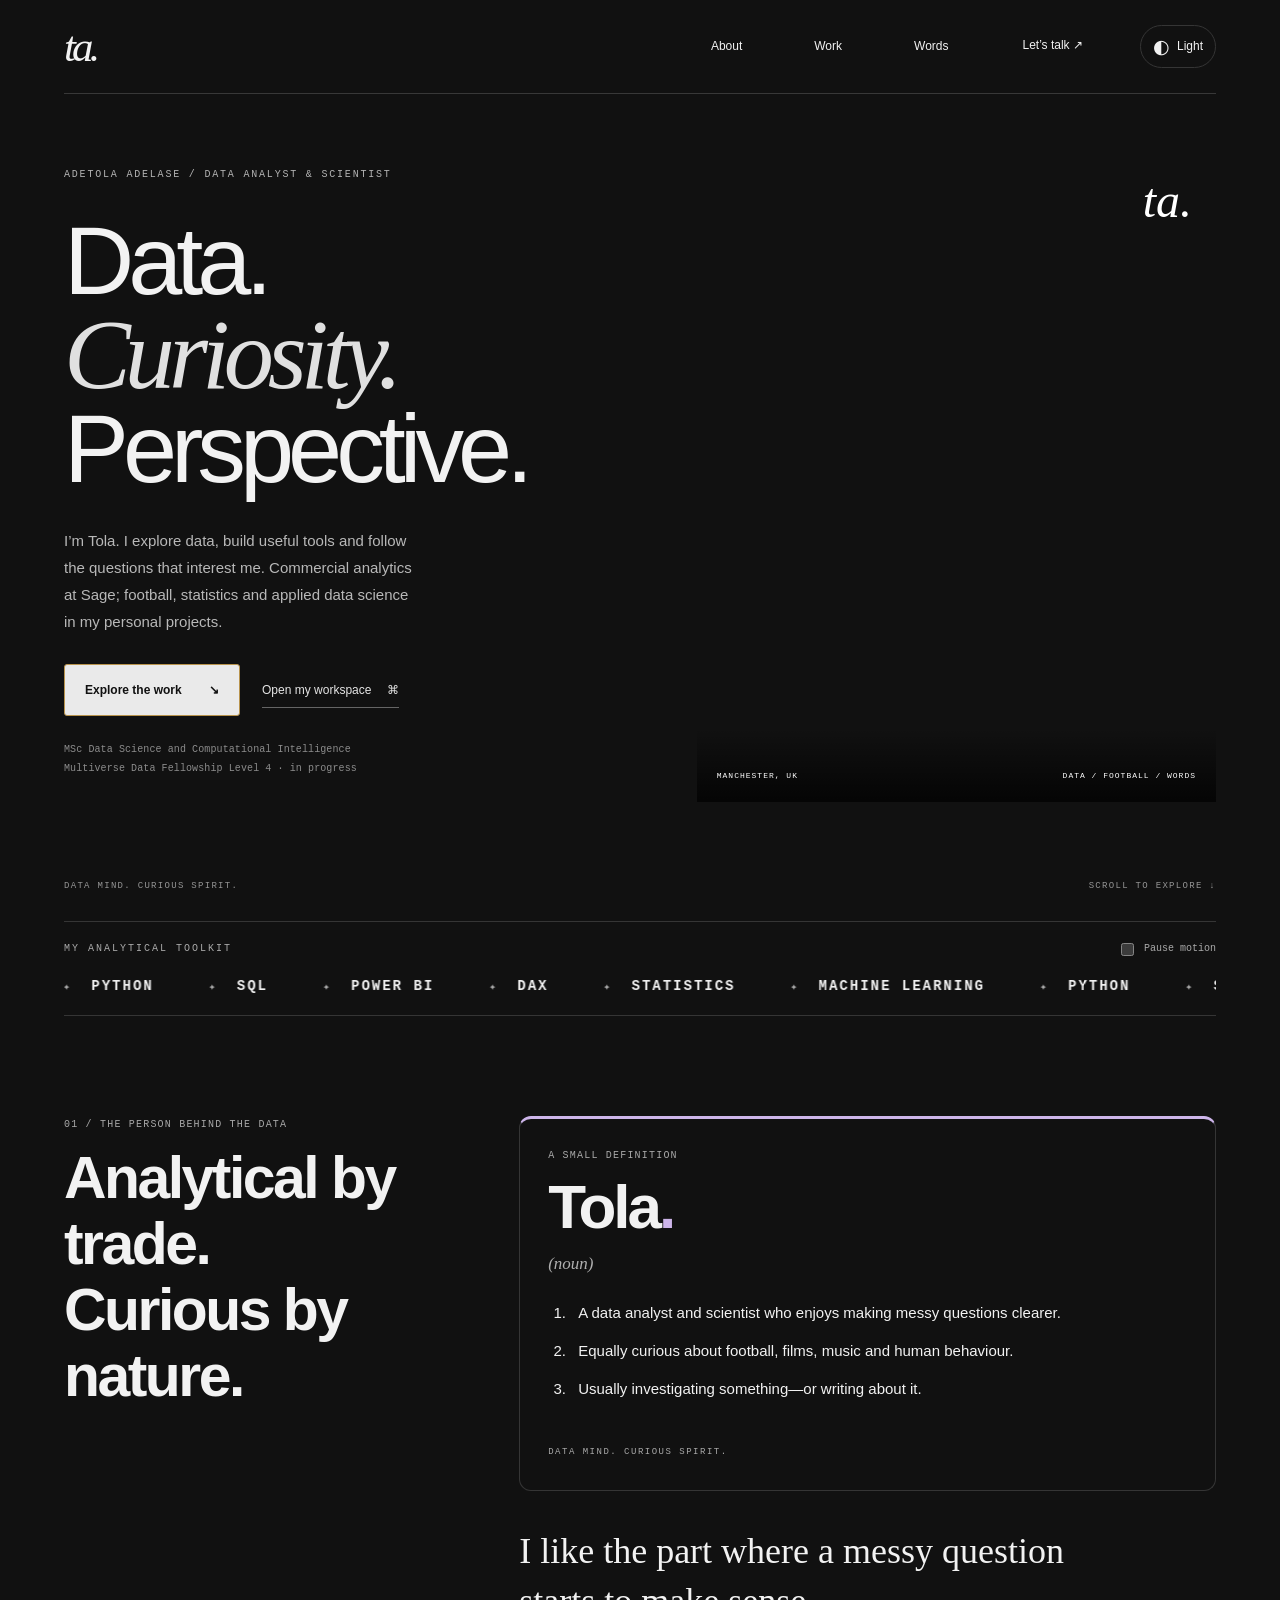
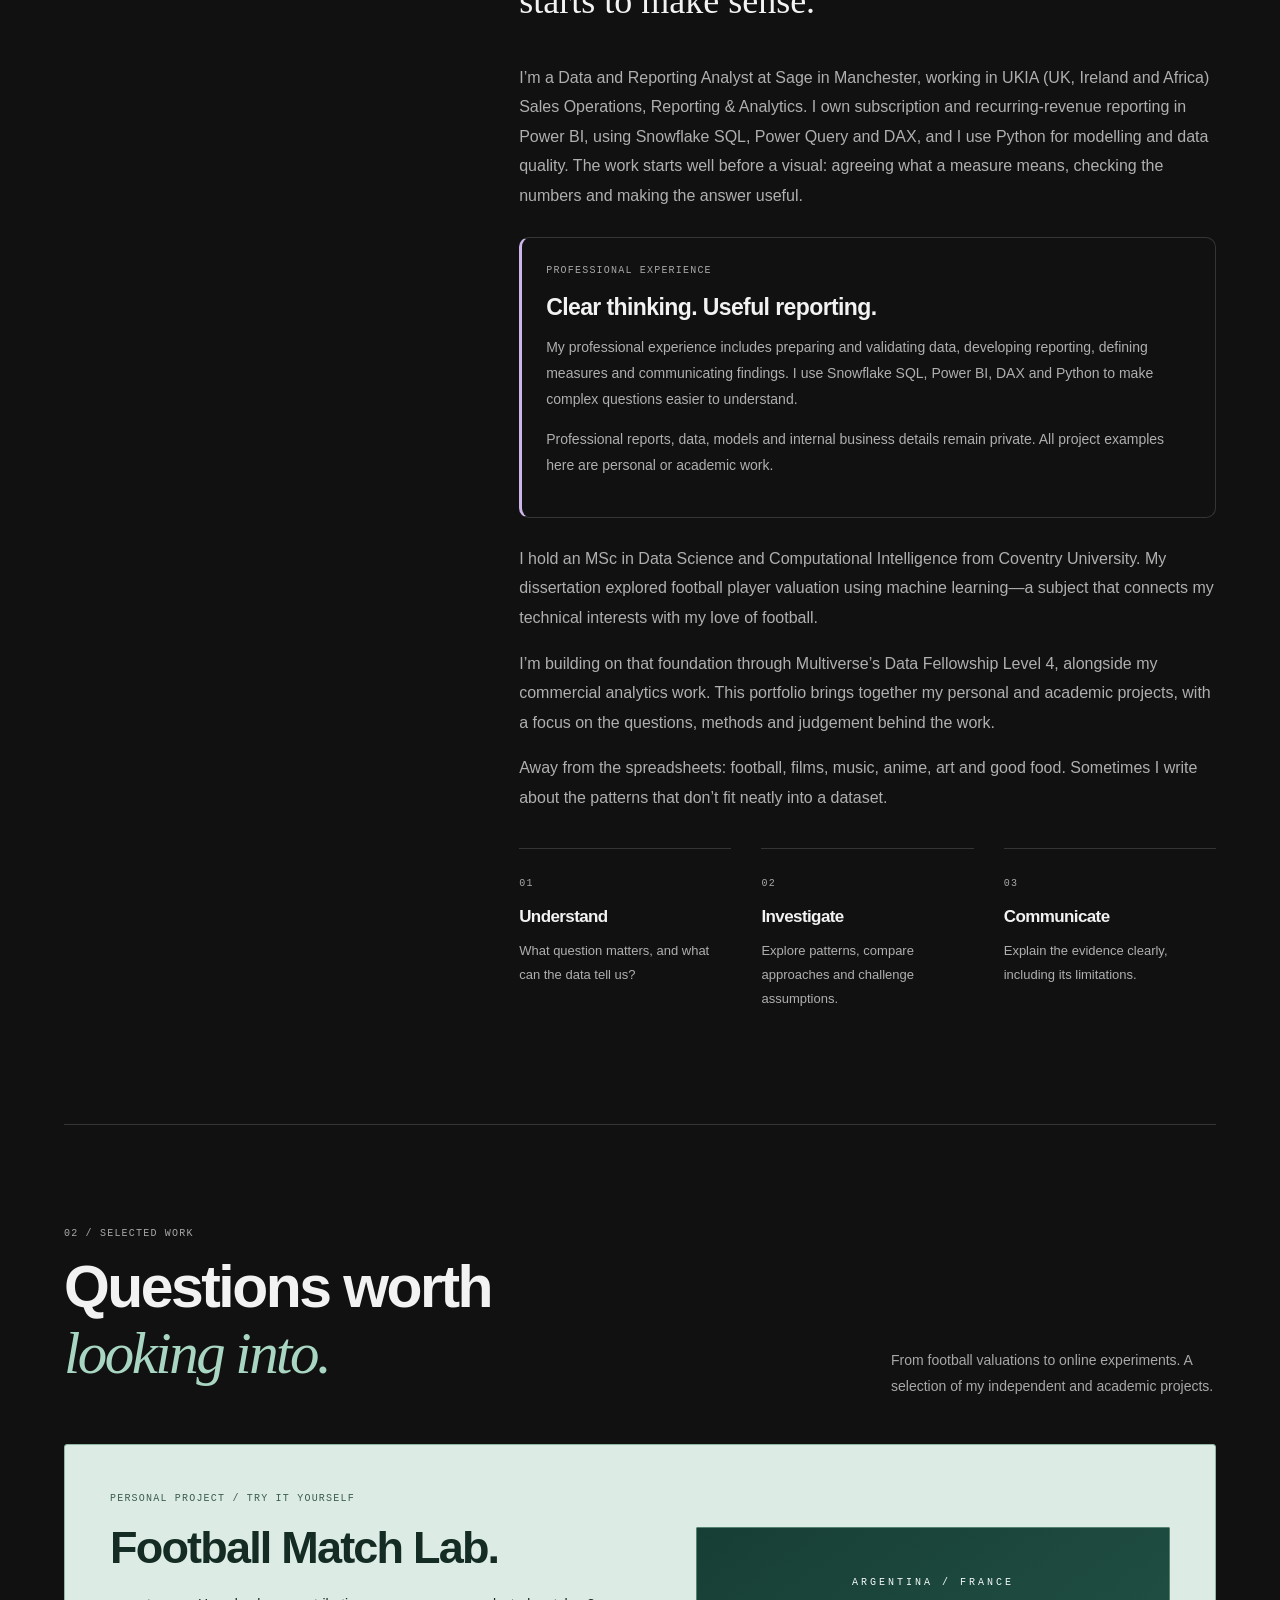
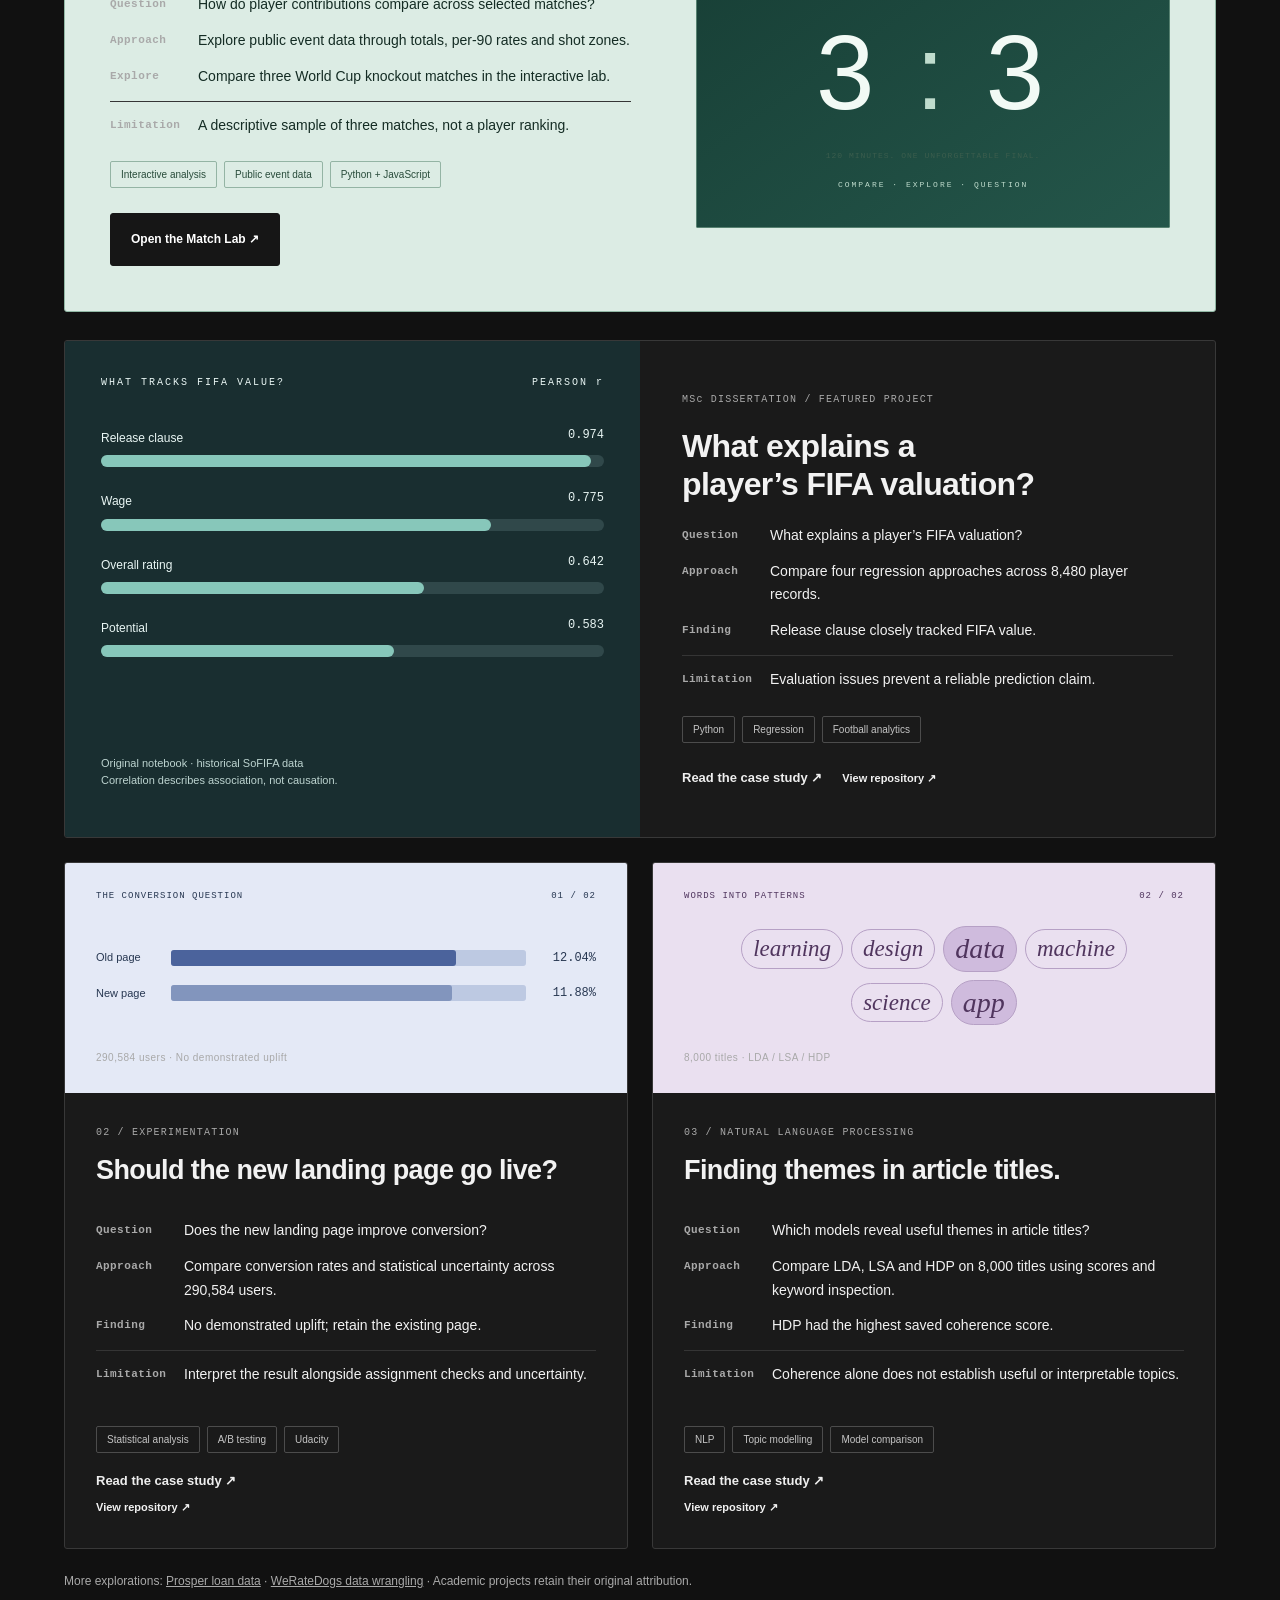
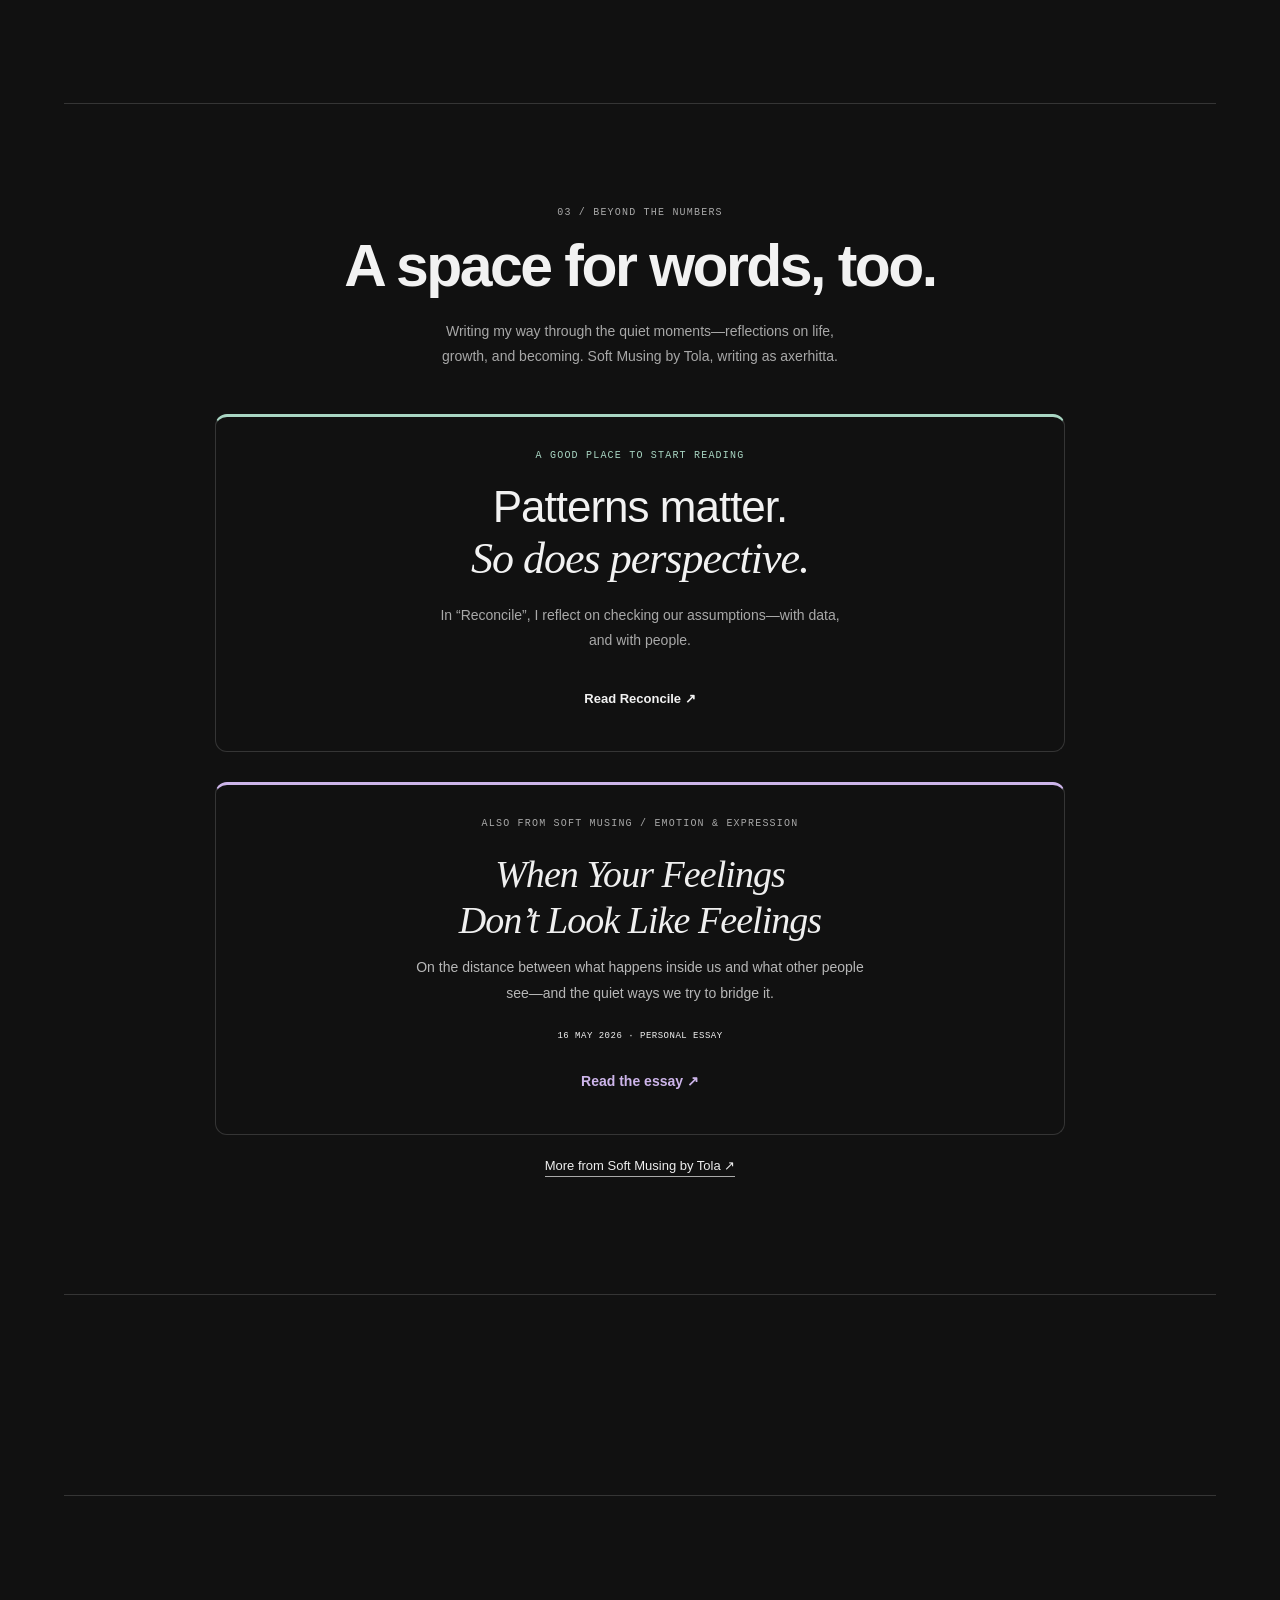
<file: index.html>
<!DOCTYPE html>

<html lang="en"><head><meta charset="utf-8"/><meta content="width=device-width,initial-scale=1" name="viewport"/><meta content="Data Analyst &amp; Scientist working across commercial analytics, football data and statistical exploration. Explore my projects, writing and experiments." name="description"/><title>Adetola Adelase — Data Analyst &amp; Scientist</title><link href="assets/favicon.svg" rel="icon"/><meta content="Adetola Adelase — Data Analyst &amp; Scientist" property="og:title"/><meta content="Data Analyst &amp; Scientist working across commercial analytics, football data and statistical exploration. Explore my projects, writing and experiments." property="og:description"/><meta content="website" property="og:type"/><meta content="https://tola-adelase.github.io/" property="og:url"/><meta content="https://tola-adelase.github.io/assets/tola-portrait.jpg" property="og:image"/><link href="assets/desktop.css?v=mobile-work-colour-1" rel="stylesheet"/><script defer="" src="assets/desktop.js?v=project-previews-1"></script><script>(function(){var desktop=matchMedia('(min-width: 1200px) and (pointer: fine)');function route(){var classic=location.pathname.endsWith('/previous.html');if(desktop.matches===classic)return;var key=location.hash.slice(1),toClassic={work:'projects',words:'writing',play:'beyond',main:'top'},toMobile={projects:'work',writing:'words',beyond:'play',top:'main',background:'about',skills:'about'};var hash=classic?(toMobile[key]||key):(toClassic[key]||key);location.replace((classic?'index.html':'previous.html')+(hash?'#'+hash:''));}route();desktop.addEventListener('change',route);})();</script></head><body class="tola-desktop"><a class="skip-link" href="#main">Skip to content</a><div class="desktop-shell"><header class="system-bar"><a aria-label="Tola, back to top" class="wordmark" href="#">ta<span>.</span></a><span class="system-name">Tola’s space <span>/ personal portfolio</span></span><div class="system-actions"><button aria-label="Switch to light theme" aria-pressed="false" id="theme-toggle">◐ <span>Light</span></button><time class="system-date"></time></div></header><main id="main"><div class="desktop-hero"><div class="hero-copy"><div class="hero-kicker"><span class="status-dot"></span> DATA ANALYST &amp; SCIENTIST</div><p class="hello">Hi, I’m Tola.</p><h1>A little data.<br/>A lot of <em>curiosity.</em></h1><p class="hero-description">I explore data, build useful tools, and follow the questions that interest me.</p><p class="hero-positioning">Commercial analytics at Sage. Football, statistics and applied data science.</p><div class="hero-actions"><button class="primary" data-open="work">Explore my work <span>↗</span></button><button class="quiet" data-open="about">A little about me ↗</button></div><p class="hero-credentials">MSc Data Science and Computational Intelligence<br/>Multiverse Data Fellowship Level 4 · in progress</p></div><figure class="portrait-window"><div class="photo-title"><span>● ● ●</span><span>tola.jpg</span><span>↗</span></div><img alt="Black-and-white portrait of Adetola Adelase" fetchpriority="high" height="820" src="assets/tola-portrait.jpg" width="768"/><figcaption>DATA MIND. CURIOUS SPIRIT.</figcaption><span aria-hidden="true" class="photo-signature">ta.</span></figure><aside class="location-note"><span>MANCHESTER, UK</span><time id="manchester-clock">--:--</time><small>LOCAL TIME / EUROPE–LONDON</small></aside></div><aside aria-label="Currently on my desk" class="currently-strip"><span class="currently-label">CURRENTLY<br/>ON MY DESK</span><div><span>LEARNING</span><p>Multiverse · Data Fellowship Level 4</p></div><div><span>EXPLORING</span><p>Football analytics</p></div><div><span>WRITING</span><a href="#words">Soft Musing by Tola ↗</a></div></aside><div class="desktop-bottom"><p class="desktop-invite">Follow your curiosity.<br/><span>Projects, words and a little off-duty Tola.</span></p><div aria-label="Explore the portfolio" class="desktop-shortcuts"><button class="desktop-shortcut" data-open="about"><span class="shortcut-art about-icon"><svg aria-hidden="true" fill="none" stroke="currentColor" stroke-linecap="round" stroke-linejoin="round" stroke-width="1.4" viewbox="0 0 32 32"><circle cx="16" cy="11" r="5"></circle><path d="M6 29v-3a10 10 0 0 1 20 0v3z"></path></svg></span><strong>About</strong><small>The person &amp; the path</small></button><button class="desktop-shortcut" data-open="work"><span class="shortcut-art work-icon"><svg aria-hidden="true" fill="none" stroke="currentColor" stroke-linecap="round" stroke-linejoin="round" stroke-width="1.4" viewbox="0 0 32 32"><path d="M4 9h7l3 3h14v17H4z"></path><path d="M4 9V6h10l3 3h9v3"></path><path d="M10 23v-5m6 5v-8m6 8v-3"></path></svg></span><strong>Work</strong><small>Projects &amp; experiments</small></button><button class="desktop-shortcut" data-open="words"><span class="shortcut-art words-icon"><svg aria-hidden="true" fill="none" stroke="currentColor" stroke-linecap="round" stroke-linejoin="round" stroke-width="1.4" viewbox="0 0 32 32"><path d="M7 4h19v26H7z"></path><path d="M4 9h5m-5 7h5m-5 7h5m5-13h8m-8 5h8m-8 5h5"></path></svg></span><strong>Words</strong><small>Soft Musing by Tola</small></button><button class="desktop-shortcut" data-open="play"><span class="shortcut-art play-icon"><svg aria-hidden="true" fill="none" stroke="currentColor" stroke-linecap="round" stroke-linejoin="round" stroke-width="1.4" viewbox="0 0 32 32"><circle cx="16" cy="16" r="13"></circle><path d="m16 9 7 5-3 8h-8l-3-8zM16 3v6m13 8-6-3m-3 8 4 5m-12-5-4 5M3 17l6-3"></path></svg></span><strong>Play</strong><small>Off duty &amp; football</small></button><button class="desktop-shortcut" data-open="guestbook"><span class="shortcut-art guestbook-icon"><svg aria-hidden="true" fill="none" stroke="currentColor" stroke-linecap="round" stroke-linejoin="round" stroke-width="1.4" viewbox="0 0 32 32"><path d="M6 5h20v22H6zM11 11h10m-10 5h10m-10 5h5"></path><path d="m20 23 7-7 2 2-7 7-3 1z"></path></svg></span><strong>Leave a note</strong><small>A little hello stays here</small></button></div></div></main><section aria-labelledby="contact-heading" class="contact-section contact-card" id="contact"><div class="contact-intro"><span class="eyebrow">A GOOD PLACE TO START</span><h2 id="contact-heading">Say <em>hello.</em><span aria-hidden="true">↗</span></h2><p>A data question, a collaboration, or just a good conversation.<br/>My inbox is open.</p><a class="contact-email" href="mailto:tola.adelase@gmail.com">tola.adelase@gmail.com <span aria-hidden="true">↗</span></a></div><nav aria-label="Other ways to connect" class="contact-elsewhere"><span class="eyebrow">ELSEWHERE</span><a href="https://www.linkedin.com/in/adetola-adelase/" rel="noopener noreferrer" target="_blank">LinkedIn <span>↗</span></a><a href="https://github.com/Tola-adelase" rel="noopener noreferrer" target="_blank">GitHub <span>↗</span></a><button data-open="guestbook">Leave a note <span>↗</span></button><small>A little hello stays here.</small></nav></section><footer class="desktop-footer"><span>© 2026 ADETOLA ADELASE</span><span>DATA / FOOTBALL / WORDS</span><a href="https://www.linkedin.com/in/adetola-adelase/" rel="noopener noreferrer" target="_blank">Let’s connect ↗</a><a href="#main">Back to top ↑</a></footer></div><dialog aria-labelledby="window-title" id="desktop-window"><div class="window-bar"><div class="window-controls"><button aria-label="Close window" id="close-window">×</button><button aria-label="Expand window" aria-pressed="false" id="resize-window">↗</button></div><h2 id="window-title">Work</h2><span class="window-hint">ESC TO CLOSE</span></div><div class="window-layout"><nav aria-label="Portfolio windows" class="window-sidebar"><span class="sidebar-label">TOLA’S SPACE</span><button data-open="about"><svg aria-hidden="true" fill="none" stroke="currentColor" stroke-linecap="round" stroke-linejoin="round" stroke-width="1.4" viewbox="0 0 32 32"><circle cx="16" cy="11" r="5"></circle><path d="M6 29v-3a10 10 0 0 1 20 0v3z"></path></svg><span>About</span></button><button data-open="work"><svg aria-hidden="true" fill="none" stroke="currentColor" stroke-linecap="round" stroke-linejoin="round" stroke-width="1.4" viewbox="0 0 32 32"><path d="M4 9h7l3 3h14v17H4z"></path><path d="M4 9V6h10l3 3h9v3"></path><path d="M10 23v-5m6 5v-8m6 8v-3"></path></svg><span>Work</span></button><button data-open="words"><svg aria-hidden="true" fill="none" stroke="currentColor" stroke-linecap="round" stroke-linejoin="round" stroke-width="1.4" viewbox="0 0 32 32"><path d="M7 4h19v26H7z"></path><path d="M4 9h5m-5 7h5m-5 7h5m5-13h8m-8 5h8m-8 5h5"></path></svg><span>Words</span></button><button data-open="play"><svg aria-hidden="true" fill="none" stroke="currentColor" stroke-linecap="round" stroke-linejoin="round" stroke-width="1.4" viewbox="0 0 32 32"><circle cx="16" cy="16" r="13"></circle><path d="m16 9 7 5-3 8h-8l-3-8zM16 3v6m13 8-6-3m-3 8 4 5m-12-5-4 5M3 17l6-3"></path></svg><span>Play</span></button><button data-open="guestbook"><svg aria-hidden="true" fill="none" stroke="currentColor" stroke-linecap="round" stroke-linejoin="round" stroke-width="1.4" viewbox="0 0 32 32"><path d="M6 5h20v22H6zM11 11h10m-10 5h10m-10 5h5"></path><path d="m20 23 7-7 2 2-7 7-3 1z"></path></svg><span>Leave a note</span></button><div class="sidebar-bottom"><a href="assets/Adetola-Adelase-Public-CV.pdf" rel="noopener noreferrer" target="_blank">Public CV ↗</a><a href="https://github.com/Tola-adelase" rel="noopener noreferrer" target="_blank">GitHub ↗</a><a href="https://www.linkedin.com/in/adetola-adelase/" rel="noopener noreferrer" target="_blank">LinkedIn ↗</a></div></nav><div class="window-content" id="window-content"><div class="window-panel" id="panel-work"><div class="panel-heading"><span class="eyebrow">01 / SELECTED PERSONAL &amp; ACADEMIC PROJECTS</span><h2>Good questions.<br/><em>Thoughtful answers.</em></h2><p>Football, experiments and text. Explore the work, the methods and the limitations.</p></div><div aria-label="Filter projects" class="project-filters" role="group"><button aria-pressed="true" data-filter="all">All work</button><button aria-pressed="false" data-filter="football">Football</button><button aria-pressed="false" data-filter="statistics">Statistics</button><button aria-pressed="false" data-filter="nlp">NLP</button></div><div class="project-grid">
<article class="project-card lab-spotlight" data-kind="football"><div class="lab-preview"><a aria-label="Open the Football Match Lab" class="lab-preview-image" href="football-match-lab.html"><img alt="Actual Match Lab view comparing Lionel Messi and Kylian Mbappé, with contribution bars and shot zones" decoding="async" height="664" loading="lazy" src="assets/previews/matchlab-totals.webp" width="868"/></a><div class="preview-caption"><span>CAPTURED FROM THE LIVE PROJECT</span><button data-open-lab-preview="" type="button">Preview tour ↗</button></div></div><div class="project-info"><span class="eyebrow">INTERACTIVE / PUBLIC EVENT DATA</span><h3>Football Match Lab.</h3><dl class="project-evidence"><div><dt>Question</dt><dd>How do player contributions compare across selected matches?</dd></div><div><dt>Approach</dt><dd>Explore public event data through totals, per-90 rates and shot zones.</dd></div><div><dt>Explore</dt><dd>Compare three World Cup knockout matches in the interactive lab.</dd></div><div><dt>Limitation</dt><dd>A descriptive sample of three matches, not a player ranking.</dd></div></dl><div class="project-actions"><a href="football-match-lab.html">Open the lab ↗</a><a href="https://github.com/Tola-adelase/Tola-adelase.github.io" rel="noopener noreferrer" target="_blank">Code ↗</a></div></div></article>
<article class="project-card" data-kind="football"><a aria-label="Read FIFA valuation case study" class="project-art valuation-art" href="football-case-study.html"><span>WHAT TRACKS FIFA VALUE?</span><div class="mini-bars"><i style="--bar:97%"></i><i style="--bar:77%"></i><i style="--bar:64%"></i><i style="--bar:58%"></i></div><small>8,480 PLAYERS / FOUR REGRESSION APPROACHES</small><b>↗</b></a><div class="project-info"><span class="eyebrow">MSc DISSERTATION / REGRESSION</span><h3>What explains a FIFA valuation?</h3><dl class="project-evidence"><div><dt>Question</dt><dd>What explains a player’s FIFA valuation?</dd></div><div><dt>Approach</dt><dd>Compare four regression approaches across 8,480 player records.</dd></div><div><dt>Finding</dt><dd>Release clause closely tracked FIFA value.</dd></div><div><dt>Limitation</dt><dd>Evaluation issues prevent a reliable prediction claim.</dd></div></dl><div class="project-actions"><a href="football-case-study.html">Read the case study ↗</a><a href="https://github.com/Tola-adelase/predicting-market-value-of-football-players-using-machine-learning-algorithm" rel="noopener noreferrer" target="_blank">Code ↗</a></div></div></article>
<article class="project-card" data-kind="statistics"><a aria-label="Read landing-page experiment case study" class="project-art experiment-art" href="ab-testing-case-study.html"><span>THE CONVERSION QUESTION</span><div><strong>12.04<small>%</small></strong><span>OLD PAGE</span></div><div><strong>11.88<small>%</small></strong><span>NEW PAGE</span></div><small>290,584 USERS / NO DEMONSTRATED UPLIFT</small><b>↗</b></a><div class="project-info"><span class="eyebrow">EXPERIMENTATION / STATISTICAL TESTING</span><h3>Should the new page go live?</h3><dl class="project-evidence"><div><dt>Question</dt><dd>Does the new landing page improve conversion?</dd></div><div><dt>Approach</dt><dd>Compare conversion rates and statistical uncertainty across 290,584 users.</dd></div><div><dt>Finding</dt><dd>No demonstrated uplift; retain the existing page.</dd></div><div><dt>Limitation</dt><dd>Interpret the result alongside assignment checks and uncertainty.</dd></div></dl><div class="project-actions"><a href="ab-testing-case-study.html">Read the case study ↗</a><a href="https://github.com/Tola-adelase/Analyze_ab_test_results-showcase-udacityproject" rel="noopener noreferrer" target="_blank">Code ↗</a></div></div></article>
<article class="project-card" data-kind="nlp"><a aria-label="Read topic modelling case study" class="project-art nlp-art" href="topic-modelling-case-study.html"><span>WORDS INTO PATTERNS</span><div><i>learning</i><i>design</i><i>data</i><i>science</i><i>machine</i></div><small>8,000 TITLES / LDA · LSA · HDP</small><b>↗</b></a><div class="project-info"><span class="eyebrow">NATURAL LANGUAGE PROCESSING</span><h3>Finding themes in article titles.</h3><dl class="project-evidence"><div><dt>Question</dt><dd>Which models reveal useful themes in article titles?</dd></div><div><dt>Approach</dt><dd>Compare LDA, LSA and HDP on 8,000 titles using scores and keyword inspection.</dd></div><div><dt>Finding</dt><dd>HDP had the highest saved coherence score.</dd></div><div><dt>Limitation</dt><dd>Coherence alone does not establish useful or interpretable topics.</dd></div></dl><div class="project-actions"><a href="topic-modelling-case-study.html">Read the case study ↗</a><a href="https://github.com/Tola-adelase/topic-modelling" rel="noopener noreferrer" target="_blank">Code ↗</a></div></div></article></div><p class="panel-note" id="project-count" role="status">4 projects to explore.</p><a class="inline-link" href="https://github.com/Tola-adelase" rel="noopener noreferrer" target="_blank">More notebooks and repositories on GitHub ↗</a></div><div class="window-panel" hidden="" id="panel-words"><section id="writing"><div class="sectionhead"><div><div class="eyebrow">05 / Beyond the numbers</div><h2>A space for words, too.</h2></div><p>Writing my way through the quiet moments—reflections on life, growth, and becoming. Soft Musing by Tola, writing as axerhitta.</p></div><div class="featured-writing"><span class="eyebrow">A GOOD PLACE TO START READING</span><h3>Patterns matter.<br/><em>So does perspective.</em></h3><p>In “Reconcile”, I reflect on checking our assumptions—with data, and with people.</p><a href="https://axerhitta.substack.com/p/reconcile" rel="noopener noreferrer" target="_blank">Read Reconcile ↗</a></div><div class="essay-grid"><a class="essay" href="https://axerhitta.substack.com/p/when-your-feelings-dont-look-like" rel="noopener noreferrer" target="_blank"><span class="num">ALSO FROM SOFT MUSING / EMOTION &amp; EXPRESSION</span><h3>When Your Feelings Don’t Look Like Feelings</h3><p>On the distance between what happens inside us and what other people see—and the quiet ways we try to bridge it.</p><span class="essay-meta">16 MAY 2026 · PERSONAL ESSAY</span><span class="essay-read">Read the essay ↗</span></a></div><p><a class="textlink" href="https://axerhitta.substack.com/" rel="noopener noreferrer" target="_blank">More from Soft Musing by Tola ↗</a></p></section></div><div class="window-panel" hidden="" id="panel-about"><section class="about" id="about"><div><div class="eyebrow">02 / The person behind the data</div><h2>Analytical by trade.<br/>Curious by nature.</h2></div><div><div class="tola-definition"><span class="eyebrow">A SMALL DEFINITION</span><h3>Tola<span>.</span></h3><p class="definition-type">(noun)</p><ol><li>A data analyst and scientist who enjoys making messy questions clearer.</li><li>Equally curious about football, films, music and human behaviour.</li><li>Usually investigating something—or writing about it.</li></ol><span class="definition-foot">DATA MIND. CURIOUS SPIRIT.</span></div><p class="lead">I like the part where a messy question starts to make sense.</p><p>I’m a Data and Reporting Analyst at Sage in Manchester, working in UKIA (UK, Ireland and Africa) Sales Operations, Reporting &amp; Analytics. I own subscription and recurring-revenue reporting in Power BI, using Snowflake SQL, Power Query and DAX, and I use Python for modelling and data quality. The work starts well before a visual: agreeing what a measure means, checking the numbers and making the answer useful.</p><aside class="professional-note"><span class="eyebrow">PROFESSIONAL EXPERIENCE</span><h3>Clear thinking. Useful reporting.</h3><p>My professional experience includes preparing and validating data, developing reporting, defining measures and communicating findings. I use Snowflake SQL, Power BI, DAX and Python to make complex questions easier to understand.</p><p class="project-caveat">Professional reports, data, models and internal business details remain private. All project examples here are personal or academic work.</p></aside><p>I hold an MSc in Data Science and Computational Intelligence from Coventry University. My dissertation explored football player valuation using machine learning—a subject that connects my technical interests with my love of football.</p><p>I’m building on that foundation through Multiverse’s Data Fellowship Level 4, alongside my commercial analytics work. This portfolio brings together my personal and academic projects, with a focus on the questions, methods and judgement behind the work.</p><p>Away from the spreadsheets: football, films, music, anime, art and good food. Sometimes I write about the patterns that don’t fit neatly into a dataset.</p><div class="steps"><div class="step"><span class="num">01</span><h3>Understand</h3><p>What question matters, and what can the data tell us?</p></div><div class="step"><span class="num">02</span><h3>Investigate</h3><p>Explore patterns, compare approaches and challenge assumptions.</p></div><div class="step"><span class="num">03</span><h3>Communicate</h3><p>Explain the evidence clearly, including its limitations.</p></div></div></div></section><section id="skills"><div class="sectionhead"><div><div class="eyebrow">03 / Experience meets exploration</div><h2>A practical analytical foundation.</h2></div><p>Professional analytics experience, supported by personal projects that explore statistical and modelling methods.</p></div><div class="skill-explorer"><p class="skill-instruction">Choose a skill to see how I use it.</p><div class="skill-evidence-grid"><details class="skill-evidence"><summary><svg class="skill-illustration" viewBox="0 0 32 32" fill="none" stroke="currentColor" stroke-width="1.5" stroke-linecap="round" stroke-linejoin="round" aria-hidden="true"><ellipse cx="16" cy="7" rx="10" ry="4"/><path d="M6 7v18c0 5 20 5 20 0V7M6 16c0 5 20 5 20 0"/></svg><span>SQL</span><span class="skill-plus" aria-hidden="true">+</span></summary><div class="skill-evidence-body"><h3>Prepare the data before telling the story.</h3><p>At Sage, I use Snowflake SQL to prepare, deduplicate and reconcile subscription data before it reaches a report.</p><a href="mailto:tola.adelase@gmail.com">Ask about my experience ↗</a></div></details><details class="skill-evidence"><summary><svg class="skill-illustration" viewBox="0 0 32 32" fill="none" stroke="currentColor" stroke-width="1.5" stroke-linecap="round" stroke-linejoin="round" aria-hidden="true"><path d="M7 26V15h5v11M14 26V9h5v17M21 26V4h5v22"/></svg><span>Power BI</span><span class="skill-plus" aria-hidden="true">+</span></summary><div class="skill-evidence-body"><h3>Make performance easier to understand.</h3><p>At Sage, I own subscription and recurring-revenue reporting in Power BI for UKIA sales, finance and commercial teams. This work is confidential; reports and underlying data aren’t displayed here.</p><a href="#about">Read about my professional work ↗</a></div></details><details class="skill-evidence"><summary><svg class="skill-illustration" viewBox="0 0 32 32" fill="none" stroke="currentColor" stroke-width="1.5" stroke-linecap="round" stroke-linejoin="round" aria-hidden="true"><path d="M5 8h22M5 16h22M5 24h22"/><circle cx="12" cy="8" r="3"/><circle cx="22" cy="16" r="3"/><circle cx="10" cy="24" r="3"/></svg><span>DAX & data modelling</span><span class="skill-plus" aria-hidden="true">+</span></summary><div class="skill-evidence-body"><h3>Give measures a consistent meaning.</h3><p>My professional work includes DAX measures, data modelling and validation so reporting answers the intended question. Sage models and calculations remain private.</p><a href="#about">Explore my background ↗</a></div></details><details class="skill-evidence"><summary><svg class="skill-illustration" viewBox="0 0 32 32" fill="none" stroke="currentColor" stroke-width="1.5" stroke-linecap="round" stroke-linejoin="round" aria-hidden="true"><path d="m12 8-8 8 8 8m8-16 8 8-8 8M18 5l-4 22"/></svg><span>Python</span><span class="skill-plus" aria-hidden="true">+</span></summary><div class="skill-evidence-body"><h3>From raw records to an investigation.</h3><p>At Sage, I built a Python duplicate-detection model whose account-quality flags are now used in Salesforce. My football valuation project brings together web scraping, cleaning, exploration and regression, and its case study explains the limits of the saved evaluation results.</p><a href="football-case-study.html">Explore the football case study ↗</a></div></details><details class="skill-evidence"><summary><svg class="skill-illustration" viewBox="0 0 32 32" fill="none" stroke="currentColor" stroke-width="1.5" stroke-linecap="round" stroke-linejoin="round" aria-hidden="true"><path d="M4 26h24M7 22l6-12 6 8 7-14"/><circle cx="13" cy="10" r="2"/><circle cx="19" cy="18" r="2"/></svg><span>Statistics</span><span class="skill-plus" aria-hidden="true">+</span></summary><div class="skill-evidence-body"><h3>Turn an experiment into a decision.</h3><p>In a landing-page experiment with 290,584 analysed users, I compared conversion rates and uncertainty. The evidence did not demonstrate an uplift from the new page.</p><a href="ab-testing-case-study.html">Read the experiment ↗</a></div></details><details class="skill-evidence"><summary><svg class="skill-illustration" viewBox="0 0 32 32" fill="none" stroke="currentColor" stroke-width="1.5" stroke-linecap="round" stroke-linejoin="round" aria-hidden="true"><path d="M5 5h22v17H15l-7 6v-6H5zM10 11h12M10 16h8"/></svg><span>NLP</span><span class="skill-plus" aria-hidden="true">+</span></summary><div class="skill-evidence-body"><h3>Look beyond the model score.</h3><p>I compared LDA, LSA and HDP on 8,000 article titles, using coherence scores and keyword inspection to assess the themes and limitations.</p><a href="topic-modelling-case-study.html">Explore the topic models ↗</a></div></details></div></div><p class="learning-footnote">Still learning: Multiverse’s Data Fellowship Level 4, building on my MSc in Data Science and Computational Intelligence.</p></section><section id="background"><div class="sectionhead"><div><div class="eyebrow">04 / Career &amp; education</div><h2>Experience to build on.</h2></div><p>Commercial analytics experience, a postgraduate foundation in data science and ongoing professional development.</p></div><div class="background-grid"><div><h3 class="column-label">Professional background</h3><article class="timeline-entry"><span class="num">JUN 2022 – PRESENT</span><h3>Data and Reporting Analyst</h3><p class="institution">Sage · Manchester</p><p>Own subscription and recurring-revenue reporting for UKIA sales, finance and commercial teams in Power BI, Snowflake SQL, Power Query and DAX. Built a Python duplicate-detection model whose account-quality flags are now used in Salesforce, and prototyped churn and sales-conversion models.</p></article><article class="timeline-entry"><span class="num">JAN 2019 – AUG 2021</span><h3>Data Analyst</h3><p class="institution">DataFiend Consulting Services</p><p>Full-time until August 2020, then part-time alongside my MSc. Prepared client data, produced analytical reports and communicated findings.</p></article><article class="timeline-entry"><span class="num">APR 2018 – DEC 2018</span><h3>Technical Support Engineer</h3><p class="institution">Tek-Experts</p><p>A foundation in technical troubleshooting, user support and Microsoft Azure.</p></article></div><div><h3 class="column-label">Education &amp; continued learning</h3><article class="timeline-entry"><span class="num">JAN 2026 – JAN 2027</span><h3>Data Fellowship Level 4</h3><p class="institution">Multiverse</p><p>Level 4 Data Analyst apprenticeship covering Python, statistics and predictive analytics, taken alongside my work at Sage. Expected January 2027.</p></article><article class="timeline-entry"><span class="num">2021</span><h3>MSc Data Science and Computational Intelligence</h3><p class="institution">Coventry University · Merit</p><p>Studies included machine learning, artificial neural networks, information retrieval, big data and visualisation.</p><a class="projectlink" href="football-case-study.html">Explore my dissertation project ↗</a></article><article class="timeline-entry"><span class="num">2022</span><h3>Data Analyst Nanodegree</h3><p class="institution">Udacity</p><p>Project work spanning data investigation, wrangling, experimentation and visualisation.</p><a class="projectlink" href="#work">See selected projects ↗</a></article><article class="timeline-entry"><span class="num">2013</span><h3>BTech Information Technology</h3><p class="institution">Bells University of Technology · Nigeria</p><p>A technical foundation in computing, data structures and data management.</p></article></div></div></section><p class="profile-links"><a href="assets/Adetola-Adelase-Public-CV.pdf" rel="noopener noreferrer" target="_blank">View my public CV ↗</a><a href="https://www.linkedin.com/in/adetola-adelase/" rel="noopener noreferrer" target="_blank">Connect on LinkedIn ↗</a></p></div><div class="window-panel" hidden="" id="panel-play"><div class="panel-heading"><span class="eyebrow">06 / OFF DUTY</span><h2>Still curious.<br/><em>Just off the clock.</em></h2><p>Football on matchday. Films, music and good food in between.</p></div><div class="personal-grid">
<details class="personal-card"><summary><span aria-hidden="true" class="personal-art football-art"><span>⚽</span></span><span class="personal-label">01 / THE BEAUTIFUL GAME</span><span class="personal-title">Football, always.</span><span class="personal-prompt">A little more <i aria-hidden="true">+</i></span></summary><div class="personal-content"><p>I love the game, and the questions hiding behind the scoreline.</p><a href="football-match-lab.html">Explore my Match Lab ↗</a></div></details>
<details class="personal-card"><summary><span aria-hidden="true" class="personal-art slow-art"><span>DO LESS.</span><em>Enjoy more.</em><small>THE SOFT LIFE DEPARTMENT</small></span><span class="personal-label">02 / THE SLOWER SIDE</span><span class="personal-title">Good food. No rush.</span><span class="personal-prompt">A little more <i aria-hidden="true">+</i></span></summary><div class="personal-content"><p>Nigerian food, something new to try around Manchester, and a day that doesn’t feel like a checklist. My kind of soft life leaves time to enjoy where I am.</p></div></details>
<details class="personal-card"><summary><span aria-hidden="true" class="personal-art culture-art"><span>▶</span><span>♫</span><span>✦</span></span><span class="personal-label">03 / THE OTHER INTERESTS</span><span class="personal-title">Anime. Film. Music.</span><span class="personal-prompt">A little more <i aria-hidden="true">+</i></span></summary><div class="personal-content"><p><strong>Anime.</strong> Currently watching Black Clover. Some of my favourites include Fullmetal Alchemist: Brotherhood, Naruto, Bleach, Attack on Titan, Jujutsu Kaisen, Death Note, Hunter × Hunter and Vinland Saga.</p><p><strong>Film &amp; series.</strong> Always up for a strong storyline, great acting, drama, suspense and a bit of horror. Name a well-rated film or series and there’s a good chance I’ve seen it.</p><p><strong>Music.</strong> Afrobeats, amapiano, R&amp;B and hip-hop are usually in rotation. There’s a soundtrack for every mood.</p><a href="https://music.youtube.com/@axe_rhitta?si=SW0mDx3nrta-Mtki" rel="noopener noreferrer" target="_blank">Find me on YouTube Music ↗</a></div></details>
<details class="personal-card"><summary><span aria-hidden="true" class="personal-art words-art">Soft<br/><em>Musing.</em><small>by Tola</small></span><span class="personal-label">04 / A SPACE FOR WORDS</span><span class="personal-title">Writing as axerhitta.</span><span class="personal-prompt">A little more <i aria-hidden="true">+</i></span></summary><div class="personal-content"><p>Writing my way through the quiet moments, reflections on life, growth, and becoming. Soft Musing by Tola, writing as axerhitta.</p><a href="https://axerhitta.substack.com/" rel="noopener noreferrer" target="_blank">Read Soft Musing ↗</a></div></details>
</div><div class="penalty-lounge" id="penalty-lounge"><div class="penalty-copy"><span class="eyebrow">STOPPAGE TIME / A TINY FOOTBALL GAME</span><h3>Five shots.<br/><em>Keep your nerve.</em></h3><p>Choose left, centre or right. The keeper picks a side too. Same side? Saved. Different side? Goal.</p><p class="game-note">Just for fun. Random keeper, no football predictions.</p><button id="reset-shootout" type="button">Start again ↻</button></div><div class="penalty-game"><div class="game-score"><span id="shot-count">SHOT 1 / 5</span><strong id="goal-count">0 GOALS</strong></div><div aria-hidden="true" class="goal-scene"><div class="goal-net"></div><span class="keeper">▰</span><span class="game-ball">●</span><div class="pitch-arc"></div></div><div aria-label="Choose shot direction" class="shot-controls" role="group"><button data-shot="0" type="button">↖ Left</button><button data-shot="1" type="button">↑ Centre</button><button data-shot="2" type="button">Right ↗</button></div><p aria-live="polite" id="shot-result" role="status">Your penalty. Pick your corner.</p><div aria-label="Shot results" class="shot-history"></div></div></div></div><div class="window-panel guestbook-panel" hidden="" id="panel-guestbook"><div class="guestbook-toolbar"><span>A LITTLE HELLO GOES A LONG WAY.</span><a href="https://tola-guestbook.axe-rhitta.chatgpt.site" rel="noopener noreferrer" target="_blank">Open guestbook ↗</a></div><iframe data-src="https://tola-guestbook.axe-rhitta.chatgpt.site" id="guestbook-frame" loading="lazy" title="Leave a note in Tola’s guestbook"></iframe></div></div></div></dialog><noscript><p class="no-js">Explore the <a href="previous.html">classic portfolio</a> for all projects, writing and experience.</p></noscript><dialog aria-labelledby="lab-preview-title" id="lab-preview-dialog"><header class="preview-header"><div><span class="eyebrow">FOOTBALL MATCH LAB / A QUICK LOOK</span><h2 id="lab-preview-title">The analysis in action.</h2></div><button aria-label="Close project preview" id="close-lab-preview">×</button></header><div class="preview-tour-controls"><div aria-label="Choose a preview view" role="group"><button aria-pressed="true" data-lab-frame="0" type="button">Final · totals</button><button aria-pressed="false" data-lab-frame="1" type="button">Final · per 90</button><button aria-pressed="false" data-lab-frame="2" type="button">Semi-final</button></div><button aria-pressed="false" id="play-lab-tour" type="button">Play tour ▷</button></div><figure class="preview-figure"><img alt="Final: Lionel Messi and Kylian Mbappé, match totals and shot zones" height="664" id="lab-tour-image" src="assets/previews/matchlab-totals.webp" width="868"/><figcaption aria-live="polite" id="lab-tour-caption">1 / 3 · Argentina–France final: compare match totals and shot zones.</figcaption></figure><footer class="preview-footer"><span>Actual screenshots · three views · no audio</span><a href="football-match-lab.html">Try the interactive lab ↗</a></footer></dialog></body></html>
</file>
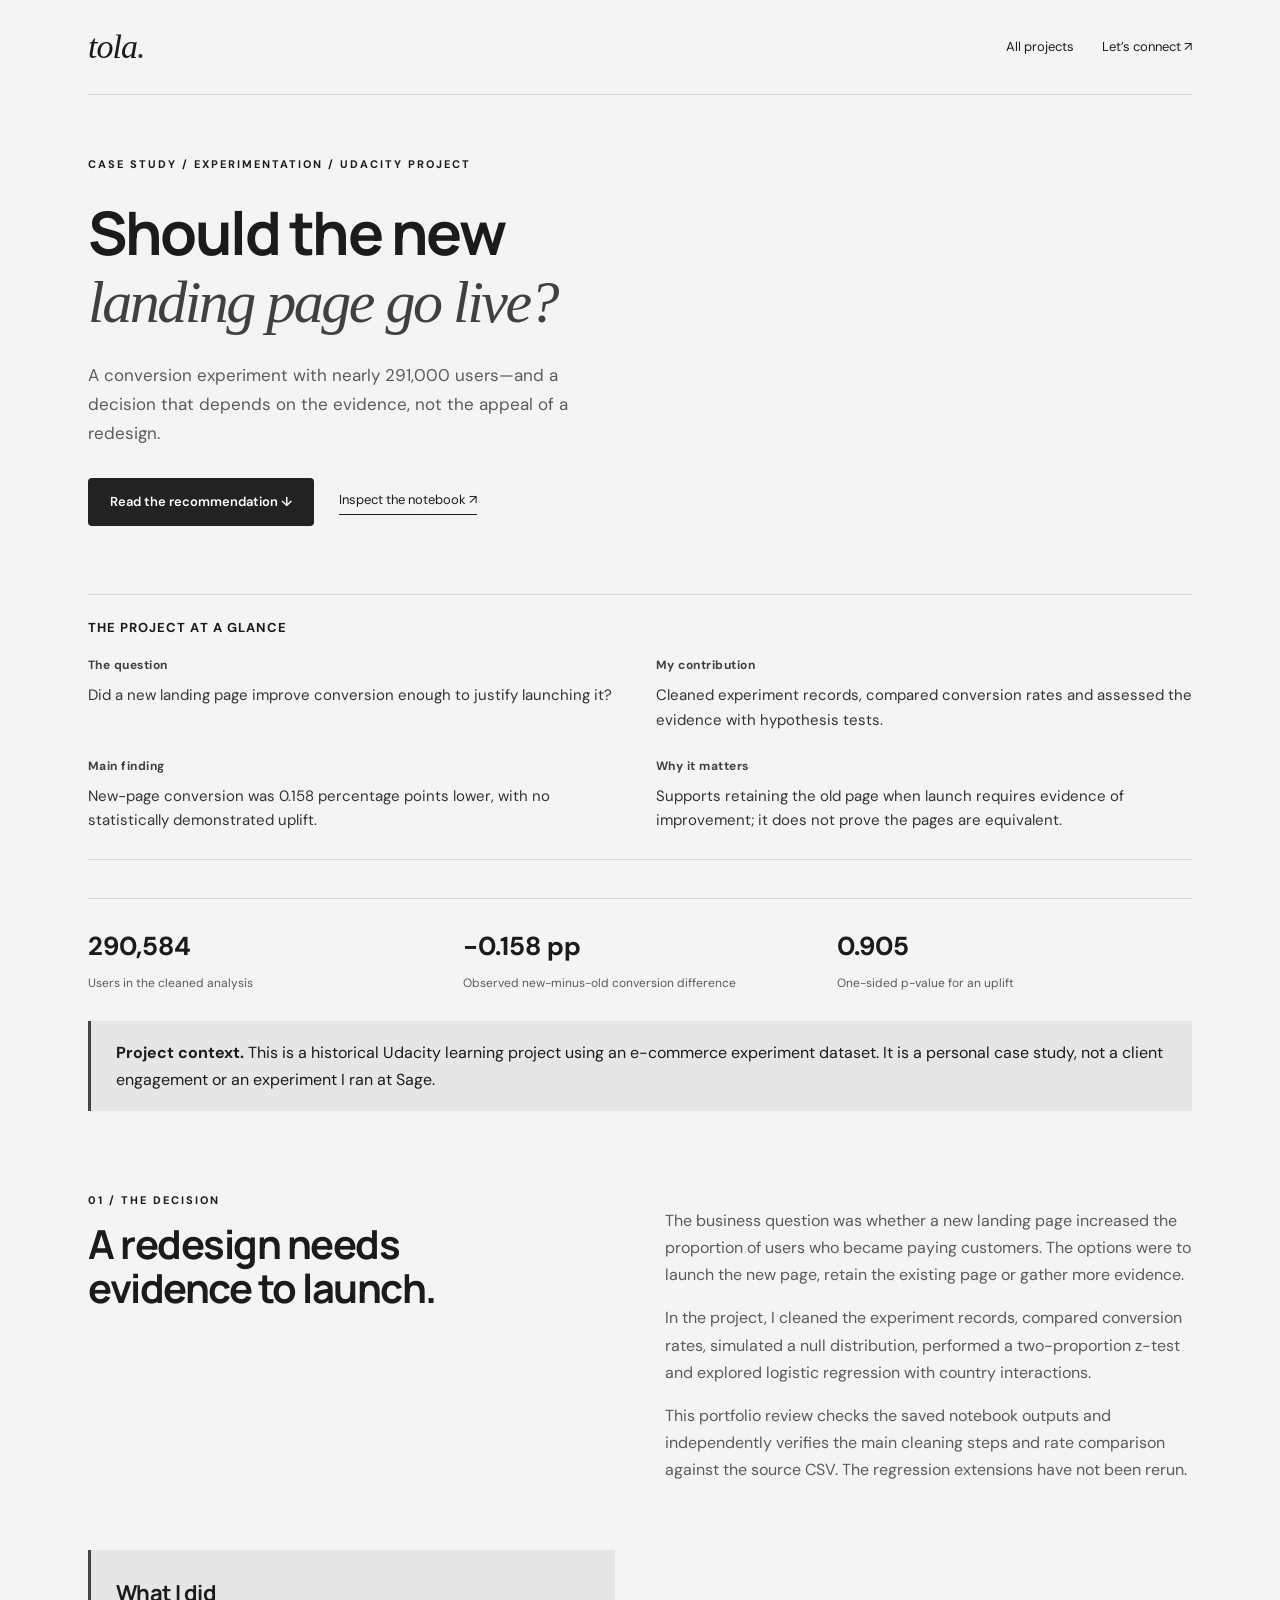
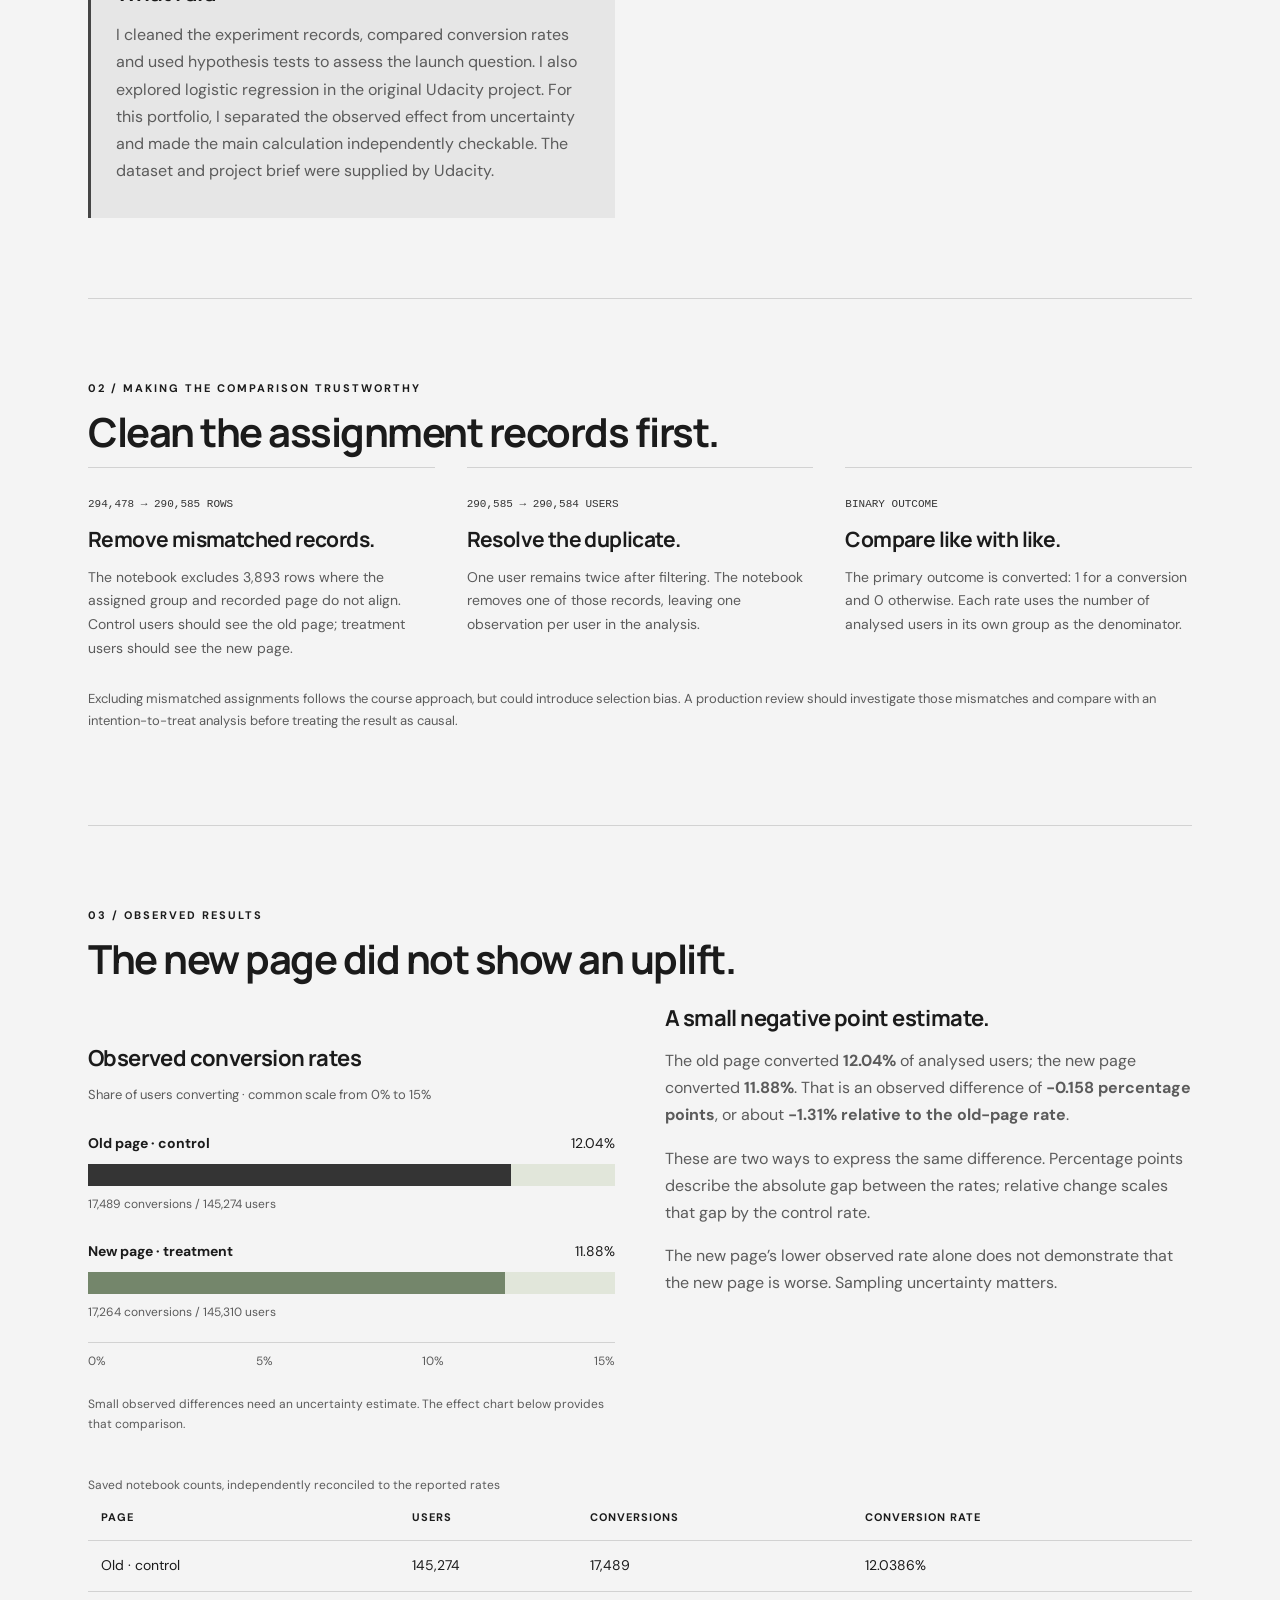
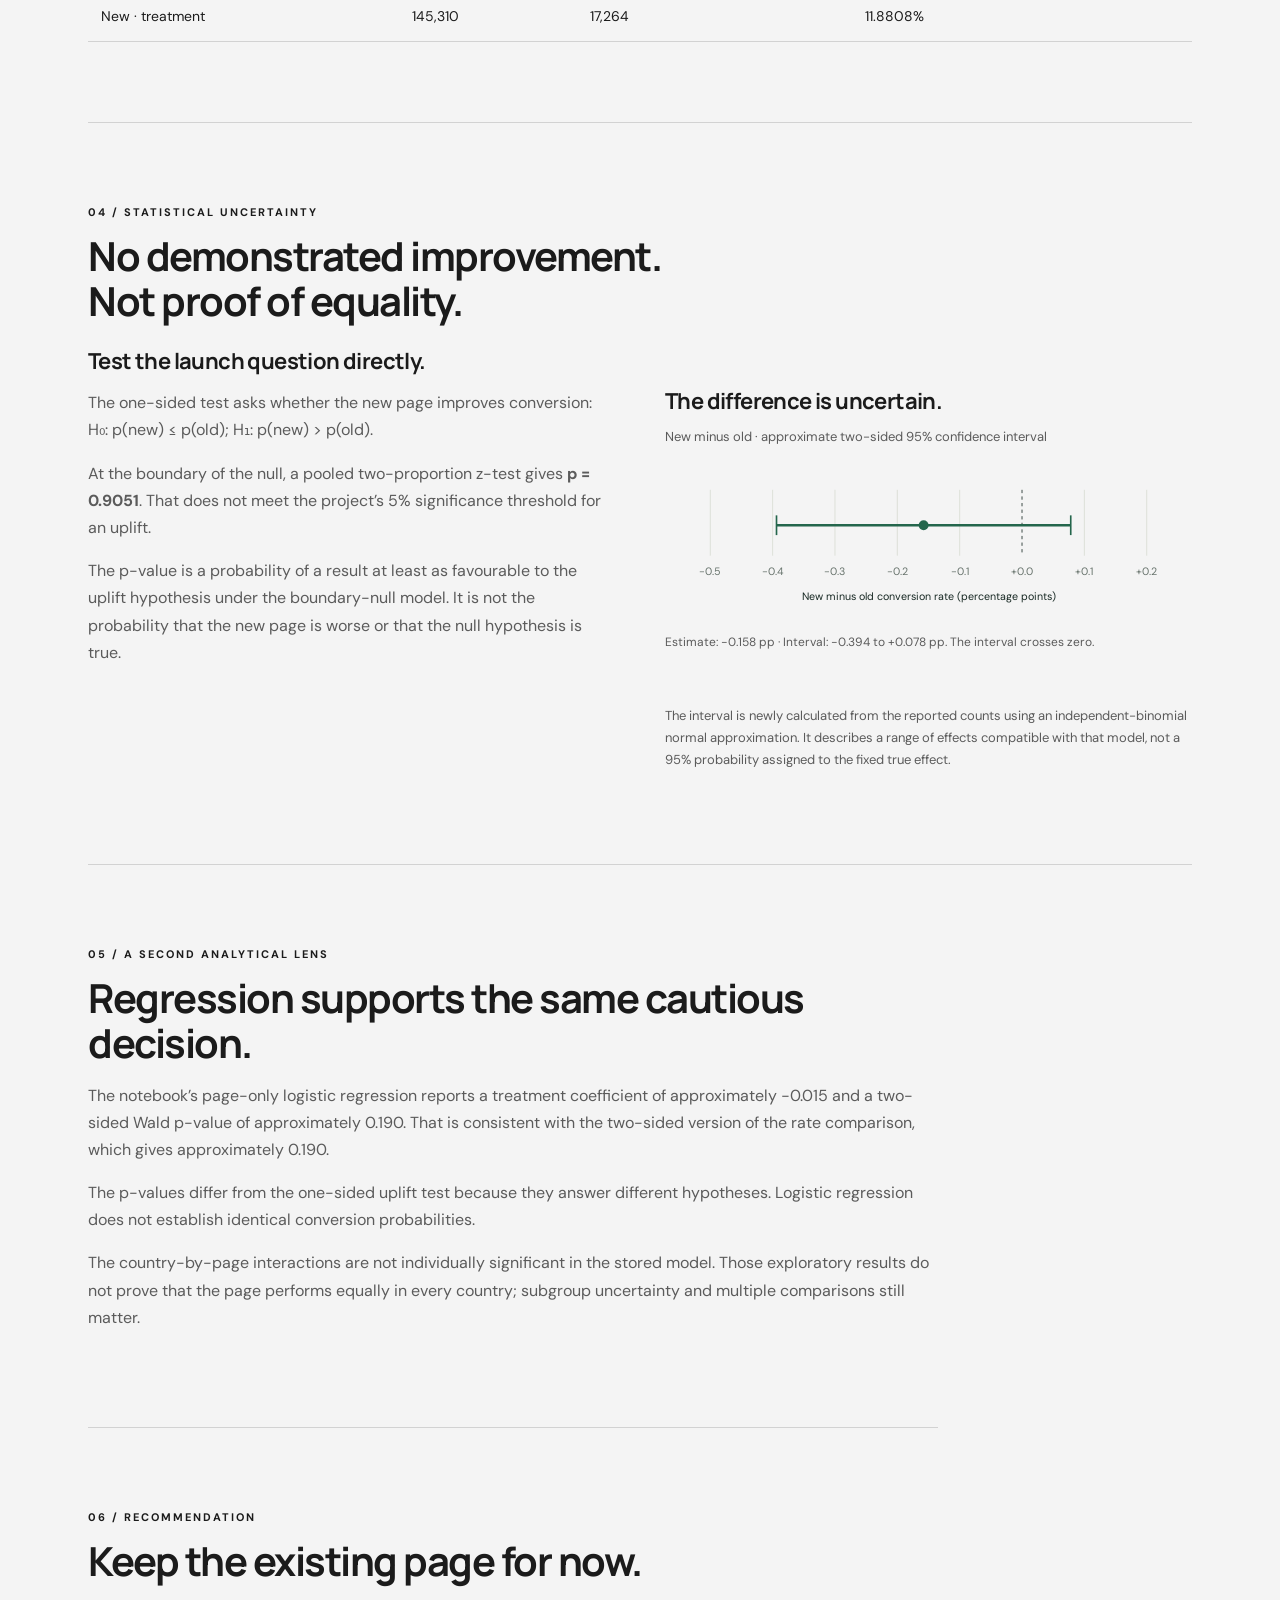
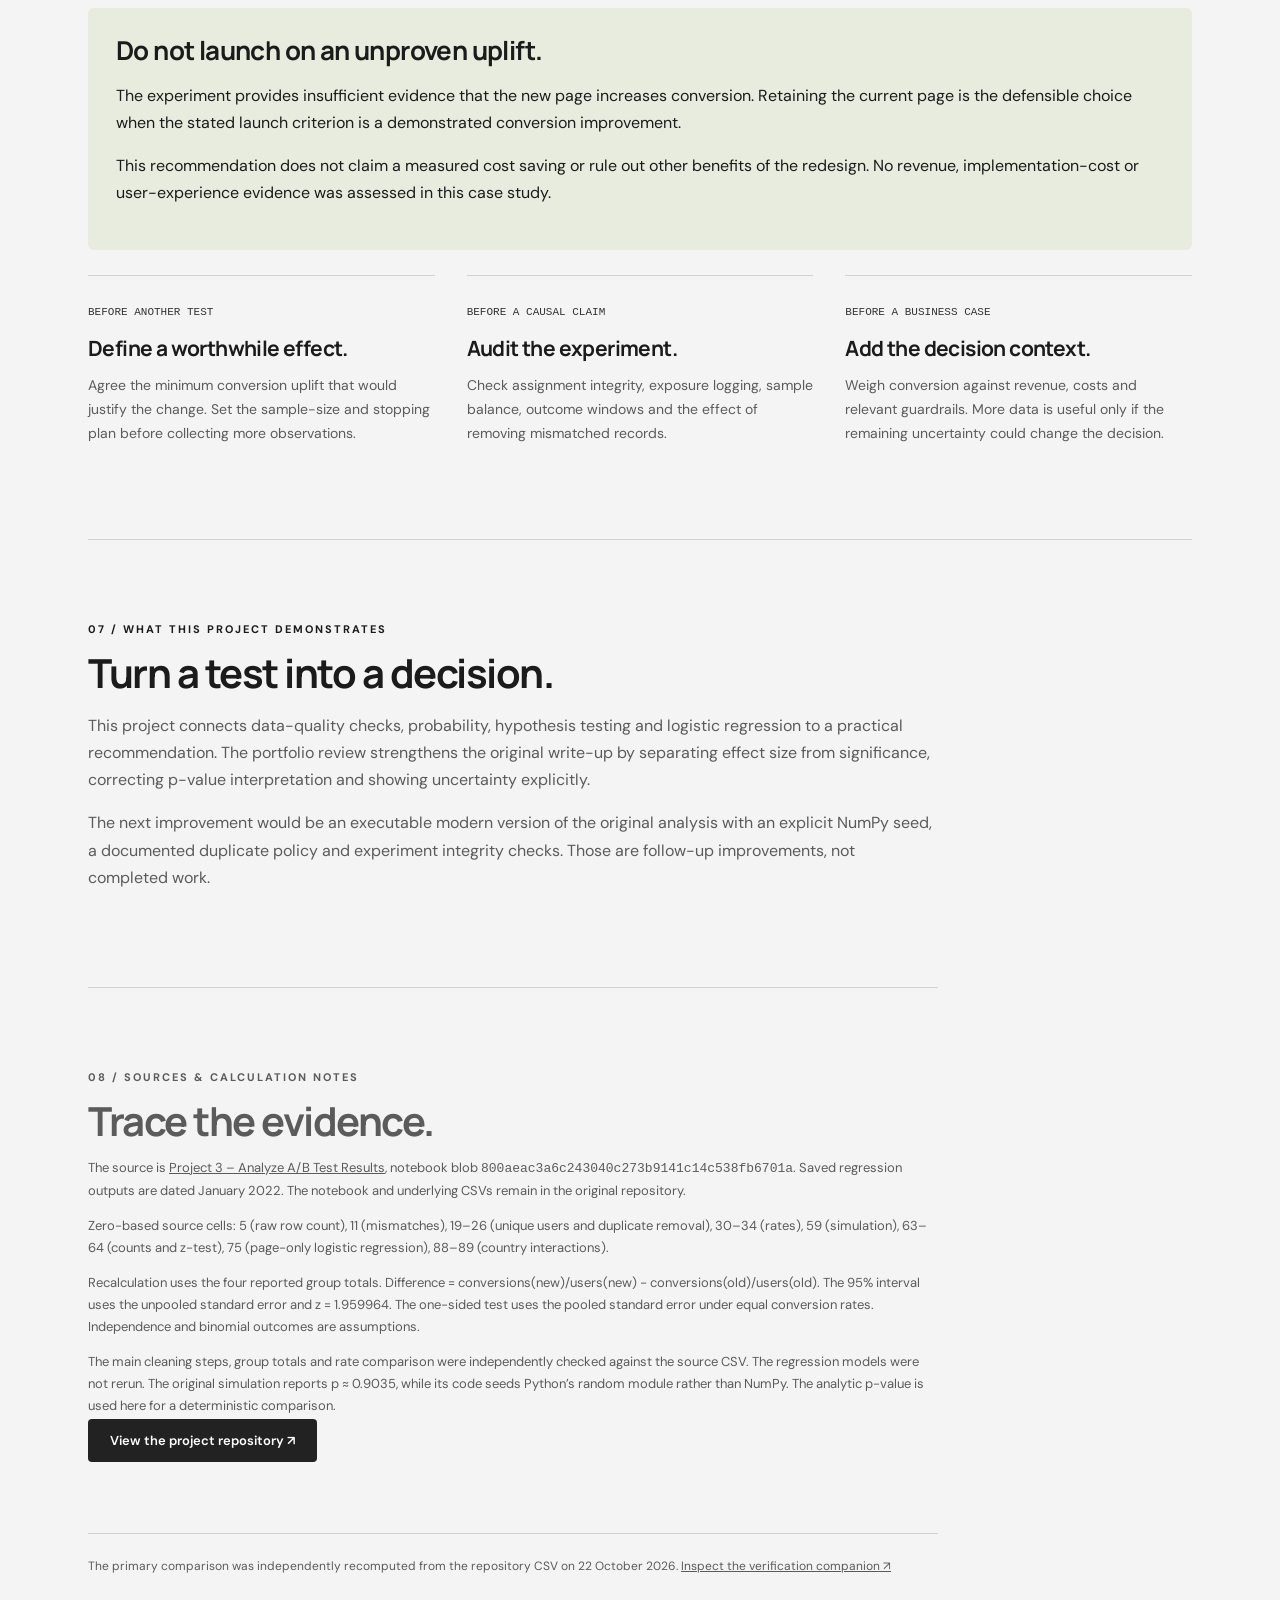
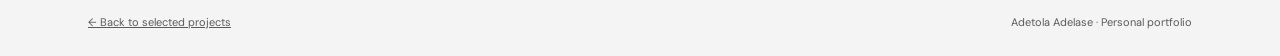
<file: ab-testing-case-study.html>
<!DOCTYPE html>

<html lang="en"><head><meta charset="utf-8"/><meta content="width=device-width,initial-scale=1" name="viewport"/><meta content="Adetola Adelase’s A/B testing case study: conversion rates, uncertainty and an evidence-based landing-page recommendation." name="description"/><title>A/B Testing Case Study — Adetola Adelase</title><style>
@import url('https://fonts.googleapis.com/css2?family=DM+Sans:wght@400;500;600;700&family=Manrope:wght@400;500;600;700;800&display=swap');
:root{--paper:#f5f4ee;--ink:#172823;--green:#24664c;--line:#d8dcd2;--muted:#66726b}*{box-sizing:border-box}html{scroll-behavior:smooth;scroll-padding-top:90px}body{margin:0;background:var(--paper);color:var(--ink);font:16px/1.7 'DM Sans',sans-serif}a{color:inherit}button,a{-webkit-tap-highlight-color:transparent}a:focus-visible,button:focus-visible{outline:3px solid #ba642c;outline-offset:5px}.wrap{max-width:1200px;margin:auto;padding:0 48px}nav{height:95px;display:flex;align-items:center;justify-content:space-between;border-bottom:1px solid var(--line)}.brand{text-decoration:none;font-weight:800;font-size:23px;letter-spacing:-1px}.brand span{color:var(--green)}nav .links{display:flex;gap:28px;font-size:13px}nav .links a{text-decoration:none}nav .links a:hover{color:var(--green)}.hero{padding:90px 0 76px;display:grid;grid-template-columns:1.25fr 1fr;gap:55px;align-items:center}.eyebrow{text-transform:uppercase;font-size:11px;letter-spacing:2px;font-weight:700;display:flex;gap:10px;align-items:center}.dot{width:7px;height:7px;background:var(--green);border-radius:50%}h1,h2,h3{font-family:Manrope,sans-serif;line-height:1.12}h1{font-size:clamp(45px,5.5vw,76px);letter-spacing:-4px;margin:25px 0}h1 em{font-family:Georgia,serif;font-weight:400;color:var(--green)}.intro{max-width:500px;color:var(--muted);font-size:17px}.actions{display:flex;align-items:center;gap:25px;margin-top:30px}.btn{background:var(--ink);color:white;padding:13px 22px;border-radius:4px;text-decoration:none;font-size:13px;font-weight:600}.textlink{font-size:13px;text-decoration:none;border-bottom:1px solid var(--ink);padding-bottom:3px}.visual{background:#e6eade;border:1px solid #d9dfd0;border-radius:140px 140px 8px 8px;padding:50px 28px 26px;position:relative;overflow:hidden}.visual svg{width:100%;height:auto;display:block}.visual-label{display:flex;justify-content:space-between;border-top:1px solid #c7d0c0;padding-top:16px;font:10px monospace;letter-spacing:1px}.caption{font:10px monospace;color:var(--muted);margin:13px 0 0}.strip{border-top:1px solid var(--line);border-bottom:1px solid var(--line);display:flex;justify-content:space-between;gap:20px;padding:22px 0;font-size:11px;letter-spacing:1px;text-transform:uppercase}.strip span:first-child{color:var(--muted)}section{padding:80px 0;border-bottom:1px solid var(--line)}.sectionhead{display:flex;align-items:end;justify-content:space-between;gap:30px;margin-bottom:35px}h2{font-size:40px;letter-spacing:-1.5px;margin:12px 0}.sectionhead p{font-size:14px;color:var(--muted);max-width:325px;margin:0}.featured{display:grid;grid-template-columns:1fr 1.05fr;border:1px solid var(--line);border-radius:8px;overflow:hidden;background:#fcfcf8}.pitch{background:#173f30;min-height:350px;padding:32px;position:relative;display:flex;flex-direction:column;justify-content:space-between;color:#d0e6ba}.pitch svg{width:100%;height:230px}.pitch-top{font:10px monospace;letter-spacing:2px;display:flex;justify-content:space-between}.projectcopy{padding:38px}.num{font:11px monospace;color:var(--green)}h3{font-size:26px;letter-spacing:-.6px;margin:13px 0}.projectcopy p,.card p{font-size:14px;color:var(--muted)}.tags{display:flex;flex-wrap:wrap;gap:7px;margin:20px 0}.tag{font-size:10px;padding:4px 9px;border:1px solid var(--line);border-radius:3px}.projectlink{font-size:12px;font-weight:700;text-decoration:none}.projectlink:hover{text-decoration:underline}.grid{display:grid;grid-template-columns:1fr 1fr;gap:20px;margin-top:20px}.card{padding:30px;border:1px solid var(--line);border-radius:8px;background:#fcfcf8}.card h3{font-size:23px}.smallnote{font-size:12px;color:var(--muted);margin-top:22px}.about{display:grid;grid-template-columns:.7fr 1.3fr;gap:65px}.about p{color:var(--muted)}.about .lead{font-size:23px;color:var(--ink);line-height:1.5;margin-top:0}.steps{display:grid;grid-template-columns:repeat(3,1fr);gap:30px;margin-top:35px}.step{border-top:1px solid var(--line);padding-top:18px}.step h3{font-size:17px}.step p{font-size:13px}.contact{text-align:center;padding:85px 0}.contact h2{font-size:52px;max-width:650px;margin:20px auto}.contact p{color:var(--muted)}.contact .actions{justify-content:center}footer{display:flex;justify-content:space-between;gap:20px;font-size:11px;color:var(--muted);padding:25px 0}dialog{max-width:680px;width:calc(100% - 32px);border:1px solid var(--line);border-radius:12px;background:var(--paper);padding:35px;color:var(--ink)}dialog::backdrop{background:#10291f88;backdrop-filter:blur(4px)}dialog p{color:var(--muted)}dialog button{float:right;background:none;border:0;font-size:24px;cursor:pointer;color:var(--ink)}.detail{border:0;background:none;padding:0;margin-right:20px;color:var(--green);font:700 12px 'DM Sans',sans-serif;cursor:pointer}.detail:hover{text-decoration:underline}@media(max-width:760px){.wrap{padding:0 22px}nav{height:76px}nav .links{gap:16px;font-size:12px}nav .links .hide{display:none}.hero{grid-template-columns:1fr;padding:55px 0 40px;gap:35px}h1{letter-spacing:-2.5px}.visual{max-width:420px;width:100%;margin:auto;padding-top:30px}.strip{flex-wrap:wrap;justify-content:flex-start;gap:13px 24px}.strip span:first-child{width:100%}section{padding:55px 0}.sectionhead{display:block}.sectionhead p{margin-top:15px}.featured,.grid,.about{grid-template-columns:1fr}.pitch{min-height:280px}.projectcopy{padding:28px}.about{gap:20px}.steps{grid-template-columns:1fr;gap:10px}.contact h2{font-size:38px}footer{flex-direction:column;gap:5px}h2{font-size:34px}}@media(prefers-reduced-motion:reduce){html{scroll-behavior:auto}}
.evidence-chart{justify-content:flex-start;padding:32px}.bars{margin:32px 0 15px}.bar-row{margin-bottom:19px}.bar-row>div:first-child{display:flex;justify-content:space-between;font-size:12px;margin-bottom:7px}.bar-row strong{font:12px monospace}.track{height:10px;background:#ffffff16;border-radius:2px}.track i{display:block;height:100%;background:#c9dfaa;border-radius:2px}.chart-note{font-size:11px;line-height:1.6;color:#bfd0bf;margin-top:auto}.skill-grid{display:grid;grid-template-columns:repeat(3,1fr);gap:32px}.skill-grid article{border-top:1px solid var(--line);padding-top:20px}.skill-grid h3{font-size:21px}.skill-grid p{font-size:14px;color:var(--muted)}.detail{text-decoration:none}.casehero{padding:60px 0 40px;max-width:900px}.casehero h1{font-size:60px;letter-spacing:-2.5px}.case-layout{display:grid;grid-template-columns:1fr 1fr;gap:50px}.case-layout h3{font-size:22px}.case-layout p,.case-text p,.case-text li{color:var(--muted)}.case-text{max-width:850px}.facts{display:grid;grid-template-columns:repeat(3,1fr);gap:20px;border-top:1px solid var(--line);padding:25px 0}.facts strong{font-size:26px;display:block}.facts span{font-size:12px;color:var(--muted)}table{width:100%;border-collapse:collapse;font-size:14px}th,td{text-align:left;padding:13px;border-bottom:1px solid var(--line)}th{font-size:11px;text-transform:uppercase;letter-spacing:1px}.notice{border-left:3px solid var(--green);padding:18px 25px;background:#e7ecdf}.case-nav{display:flex;gap:20px;flex-wrap:wrap;font-size:13px}.case-nav a{color:var(--green)}@media(max-width:760px){.skill-grid,.case-layout{grid-template-columns:1fr}.casehero h1{font-size:42px}.facts{grid-template-columns:1fr 1fr}.evidence-chart{min-height:340px}.case-layout{gap:20px}}.credential-line{font:11px/1.7 monospace;color:var(--green);margin-top:22px}.background-grid{display:grid;grid-template-columns:1fr 1fr;gap:70px}.column-label{font-size:17px;margin-bottom:28px}.timeline-entry{border-top:1px solid var(--line);padding:23px 0}.timeline-entry h3{font-size:21px;margin:9px 0}.timeline-entry p{font-size:14px;color:var(--muted);margin:8px 0}.timeline-entry .institution{color:var(--green);font-weight:600}.skill-grid a{font-size:12px}@media(max-width:760px){.background-grid{grid-template-columns:1fr;gap:25px}.credential-line{font-size:10px}}.writing-feature{display:flex;align-items:center;justify-content:space-between;gap:30px;background:#e7ecdf;padding:32px;border:1px solid var(--line);border-radius:8px}.writing-feature h3{font-family:Georgia,serif;font-weight:400;font-size:38px}.writing-feature p{font-size:14px;color:var(--muted)}.writing-feature .btn{flex-shrink:0}@media(max-width:760px){.writing-feature{align-items:flex-start;flex-direction:column;padding:25px}}
/* Centre the phone layout; preserve the desktop composition. */
@media(max-width:760px){
 .wrap{padding-inline:20px}
 nav{height:auto;min-height:100px;flex-direction:column;justify-content:center;gap:10px;padding:16px 0}
 nav .links{justify-content:center;flex-wrap:wrap;gap:10px 20px}
 .hero,.sectionhead,.projectcopy,.card,.about,.skill-grid,.background-grid,.writing-feature,.contact,.casehero,.case-layout,.case-text,.facts,.notice,footer{text-align:center}
 .hero{padding-top:40px}
 h1{font-size:clamp(36px,10.5vw,54px);letter-spacing:-1.8px}
 .hero>div,.sectionhead>div,.about>div,.background-grid>div{min-width:0}
 .intro,.sectionhead p,.casehero,.case-text{margin-inline:auto}
 .eyebrow{justify-content:center;flex-wrap:wrap;letter-spacing:1.5px}
 .actions{justify-content:center;flex-wrap:wrap;gap:16px 22px}
 .btn{max-width:100%}
 .strip{justify-content:center;text-align:center}
 .tags{justify-content:center}
 .detail{display:inline-block;margin:0 10px 12px}
 .projectlink{display:inline-block;margin-bottom:8px}
 .writing-feature{align-items:center}
 .credential-line{max-width:36ch;margin-inline:auto;line-height:1.9}
 footer{align-items:center}
 .casehero h1{font-size:clamp(34px,10vw,46px)}
 .facts{justify-items:center}
 .pitch,.bar-row,.chart-note,dialog,th,td{text-align:left}
 .pitch-top{gap:14px;flex-wrap:wrap}
 .visual-label{gap:12px;flex-wrap:wrap}
 .smallnote{overflow-wrap:anywhere}
}

.quick-summary{margin:28px 0 38px;padding:26px 0;border-top:1px solid #d8ddd3;border-bottom:1px solid #d8ddd3}.quick-summary h2{font-family:inherit;font-size:13px;letter-spacing:.08em;text-transform:uppercase;margin:0 0 20px}.summary-grid{display:grid;grid-template-columns:repeat(2,minmax(0,1fr));gap:24px 32px;margin:0}.summary-grid>div{min-width:0}.summary-grid dt{font-size:12px;font-weight:700;letter-spacing:.04em;margin:0 0 7px;color:#49634f}.summary-grid dd{margin:0;font-size:15px;line-height:1.65;color:#25392f}@media(max-width:600px){.summary-grid{grid-template-columns:1fr;gap:18px}.quick-summary{padding:23px 0}.quick-summary h2{font-size:12px}}
</style><style>.ab-figure{margin:25px 0 0;padding:28px 0}.ab-figure figcaption h3{margin-top:0}.ab-figure figcaption p{font-size:13px;color:var(--muted)}.rate-row{margin-top:26px}.rate-label{display:flex;justify-content:space-between;gap:15px;font-size:14px}.rate-track{height:22px;background:#e1e6da;margin:8px 0}.rate-fill{height:100%;background:var(--green)}.rate-row:nth-of-type(2) .rate-fill{background:#74866b}.rate-row p{font-size:12px;color:var(--muted);margin:0}.rate-axis{display:flex;justify-content:space-between;border-top:1px solid var(--line);margin-top:20px;padding-top:8px;font-size:12px;color:var(--muted)}.effect-chart{width:100%;height:auto;display:block;font-family:'DM Sans',sans-serif}.decision{background:#e7ecdf;padding:28px;border-radius:6px;margin:25px 0}.decision h3{margin-top:0}.method-list{padding-left:22px}.method-list li{margin-bottom:15px}.ab-source{font-size:13px;color:var(--muted)}.ab-source code{overflow-wrap:anywhere}.ab-table-wrap{overflow-x:auto}.reading-note{font-size:13px;color:var(--muted)}@media(max-width:760px){.ab-figure,.ab-figure figcaption{text-align:left}.rate-label{font-size:13px}.effect-chart{min-width:290px}.decision{padding:22px}.method-list{text-align:left}.ab-table-wrap th,.ab-table-wrap td{padding:11px 9px}.case-text{max-width:100%}}@media(max-width:360px){.effect-chart{min-width:0}}</style><link href="assets/favicon.svg" rel="icon"/><link href="https://tola-adelase.github.io/ab-testing-case-study.html" rel="canonical"/><meta content="A/B Testing Case Study — Adetola Adelase" property="og:title"/><meta content="Adetola Adelase’s A/B testing case study: conversion rates, uncertainty and an evidence-based landing-page recommendation." property="og:description"/><meta content="website" property="og:type"/><meta content="https://tola-adelase.github.io/ab-testing-case-study.html" property="og:url"/><meta content="https://tola-adelase.github.io/assets/tola-portrait.jpg" property="og:image"/><link href="assets/editorial.css" rel="stylesheet"/></head><body class="editorial-case"><div class="wrap"><nav aria-label="Main navigation"><a class="brand" href="index.html">tola<span>.</span></a><div class="links"><a href="index.html#projects">All projects</a><a href="index.html#contact">Let’s connect ↗</a></div></nav><main><header class="casehero"><div class="eyebrow">Case study / Experimentation / Udacity project</div><h1>Should the new<br/><em>landing page go live?</em></h1><p class="intro">A conversion experiment with nearly 291,000 users—and a decision that depends on the evidence, not the appeal of a redesign.</p><div class="actions"><a class="btn" href="#decision">Read the recommendation ↓</a><a class="textlink" href="https://github.com/Tola-adelase/Analyze_ab_test_results-showcase-udacityproject/blob/main/Project%203%20-%20Analyze%20A_B%20Test%20Results.ipynb" rel="noopener" target="_blank">Inspect the notebook ↗</a></div></header><section aria-labelledby="quick-summary-title" class="quick-summary"><h2 id="quick-summary-title">The project at a glance</h2><dl class="summary-grid"><div><dt>The question</dt><dd>Did a new landing page improve conversion enough to justify launching it?</dd></div><div><dt>My contribution</dt><dd>Cleaned experiment records, compared conversion rates and assessed the evidence with hypothesis tests.</dd></div><div><dt>Main finding</dt><dd>New-page conversion was 0.158 percentage points lower, with no statistically demonstrated uplift.</dd></div><div><dt>Why it matters</dt><dd>Supports retaining the old page when launch requires evidence of improvement; it does not prove the pages are equivalent.</dd></div></dl></section><div class="facts"><div><strong>290,584</strong><span>Users in the cleaned analysis</span></div><div><strong>−0.158 pp</strong><span>Observed new-minus-old conversion difference</span></div><div><strong>0.905</strong><span>One-sided p-value for an uplift</span></div></div><div class="notice"><strong>Project context.</strong> This is a historical Udacity learning project using an e-commerce experiment dataset. It is a personal case study, not a client engagement or an experiment I ran at Sage.</div><section class="case-layout"><div><div class="eyebrow">01 / The decision</div><h2>A redesign needs<br/>evidence to launch.</h2></div><div><p>The business question was whether a new landing page increased the proportion of users who became paying customers. The options were to launch the new page, retain the existing page or gather more evidence.</p><p>In the project, I cleaned the experiment records, compared conversion rates, simulated a null distribution, performed a two-proportion z-test and explored logistic regression with country interactions.</p><p>This portfolio review checks the saved notebook outputs and independently verifies the main cleaning steps and rate comparison against the source CSV. The regression extensions have not been rerun.</p></div><div class="notice"><h3>What I did</h3><p>I cleaned the experiment records, compared conversion rates and used hypothesis tests to assess the launch question. I also explored logistic regression in the original Udacity project. For this portfolio, I separated the observed effect from uncertainty and made the main calculation independently checkable. The dataset and project brief were supplied by Udacity.</p></div></section><section><div class="eyebrow">02 / Making the comparison trustworthy</div><h2>Clean the assignment records first.</h2><div class="skill-grid"><article><span class="num">294,478 → 290,585 ROWS</span><h3>Remove mismatched records.</h3><p>The notebook excludes 3,893 rows where the assigned group and recorded page do not align. Control users should see the old page; treatment users should see the new page.</p></article><article><span class="num">290,585 → 290,584 USERS</span><h3>Resolve the duplicate.</h3><p>One user remains twice after filtering. The notebook removes one of those records, leaving one observation per user in the analysis.</p></article><article><span class="num">BINARY OUTCOME</span><h3>Compare like with like.</h3><p>The primary outcome is converted: 1 for a conversion and 0 otherwise. Each rate uses the number of analysed users in its own group as the denominator.</p></article></div><p class="reading-note">Excluding mismatched assignments follows the course approach, but could introduce selection bias. A production review should investigate those mismatches and compare with an intention-to-treat analysis before treating the result as causal.</p></section><section id="results"><div class="eyebrow">03 / Observed results</div><h2>The new page did not show an uplift.</h2><div class="case-layout"><div><figure class="ab-figure"><figcaption><h3>Observed conversion rates</h3><p>Share of users converting · common scale from 0% to 15%</p></figcaption><div class="rate-row"><div class="rate-label"><strong>Old page · control</strong><span>12.04%</span></div><div class="rate-track"><div class="rate-fill" style="width:80.257536%"></div></div><p>17,489 conversions / 145,274 users</p></div><div class="rate-row"><div class="rate-label"><strong>New page · treatment</strong><span>11.88%</span></div><div class="rate-track"><div class="rate-fill" style="width:79.205377%"></div></div><p>17,264 conversions / 145,310 users</p></div><div class="rate-axis"><span>0%</span><span>5%</span><span>10%</span><span>15%</span></div><p class="smallnote">Small observed differences need an uncertainty estimate. The effect chart below provides that comparison.</p></figure></div><div><h3>A small negative point estimate.</h3><p>The old page converted <strong>12.04%</strong> of analysed users; the new page converted <strong>11.88%</strong>. That is an observed difference of <strong>−0.158 percentage points</strong>, or about <strong>−1.31% relative to the old-page rate</strong>.</p><p>These are two ways to express the same difference. Percentage points describe the absolute gap between the rates; relative change scales that gap by the control rate.</p><p>The new page’s lower observed rate alone does not demonstrate that the new page is worse. Sampling uncertainty matters.</p></div></div><div class="ab-table-wrap"><table><caption style="text-align:left;font-size:12px;color:var(--muted)">Saved notebook counts, independently reconciled to the reported rates</caption><thead><tr><th>Page</th><th>Users</th><th>Conversions</th><th>Conversion rate</th></tr></thead><tbody><tr><td>Old · control</td><td>145,274</td><td>17,489</td><td>12.0386%</td></tr><tr><td>New · treatment</td><td>145,310</td><td>17,264</td><td>11.8808%</td></tr></tbody></table></div></section><section><div class="eyebrow">04 / Statistical uncertainty</div><h2>No demonstrated improvement.<br/>Not proof of equality.</h2><div class="case-layout"><div><h3>Test the launch question directly.</h3><p>The one-sided test asks whether the new page improves conversion: H₀: p(new) ≤ p(old); H₁: p(new) &gt; p(old).</p><p>At the boundary of the null, a pooled two-proportion z-test gives <strong>p = 0.9051</strong>. That does not meet the project’s 5% significance threshold for an uplift.</p><p>The p-value is a probability of a result at least as favourable to the uplift hypothesis under the boundary-null model. It is not the probability that the new page is worse or that the null hypothesis is true.</p></div><div><figure class="ab-figure"><figcaption><h3>The difference is uncertain.</h3><p>New minus old · approximate two-sided 95% confidence interval</p></figcaption><svg aria-labelledby="effect-title effect-desc" class="effect-chart" role="img" viewbox="0 0 640 180"><title id="effect-title">Conversion-rate difference with approximate 95% confidence interval</title><desc id="effect-desc">New minus old is -0.158 percentage points. The 95 percent interval runs from -0.394 to 0.078 percentage points, crossing zero.</desc><line stroke="#d8dcd2" stroke-dasharray="0" x1="55.0" x2="55.0" y1="35" y2="115"></line><text fill="#66726b" font-size="13" text-anchor="middle" x="55.0" y="139">-0.5</text><line stroke="#d8dcd2" stroke-dasharray="0" x1="130.7142857142857" x2="130.7142857142857" y1="35" y2="115"></line><text fill="#66726b" font-size="13" text-anchor="middle" x="130.7142857142857" y="139">-0.4</text><line stroke="#d8dcd2" stroke-dasharray="0" x1="206.42857142857144" x2="206.42857142857144" y1="35" y2="115"></line><text fill="#66726b" font-size="13" text-anchor="middle" x="206.42857142857144" y="139">-0.3</text><line stroke="#d8dcd2" stroke-dasharray="0" x1="282.14285714285717" x2="282.14285714285717" y1="35" y2="115"></line><text fill="#66726b" font-size="13" text-anchor="middle" x="282.14285714285717" y="139">-0.2</text><line stroke="#d8dcd2" stroke-dasharray="0" x1="357.8571428571429" x2="357.8571428571429" y1="35" y2="115"></line><text fill="#66726b" font-size="13" text-anchor="middle" x="357.8571428571429" y="139">-0.1</text><line stroke="#172823" stroke-dasharray="4 4" x1="433.57142857142856" x2="433.57142857142856" y1="35" y2="115"></line><text fill="#66726b" font-size="13" text-anchor="middle" x="433.57142857142856" y="139">+0.0</text><line stroke="#d8dcd2" stroke-dasharray="0" x1="509.28571428571433" x2="509.28571428571433" y1="35" y2="115"></line><text fill="#66726b" font-size="13" text-anchor="middle" x="509.28571428571433" y="139">+0.1</text><line stroke="#d8dcd2" stroke-dasharray="0" x1="585.0" x2="585.0" y1="35" y2="115"></line><text fill="#66726b" font-size="13" text-anchor="middle" x="585.0" y="139">+0.2</text><line stroke="#24664c" stroke-width="3" x1="135.41915287457851" x2="492.73322934300865" y1="78" y2="78"></line><line stroke="#24664c" stroke-width="2" x1="135.41915287457851" x2="135.41915287457851" y1="66" y2="90"></line><line stroke="#24664c" stroke-width="2" x1="492.73322934300865" x2="492.73322934300865" y1="66" y2="90"></line><circle cx="314.0761911087936" cy="78" fill="#24664c" r="6"></circle><text fill="#172823" font-size="13" text-anchor="middle" x="320" y="169">New minus old conversion rate (percentage points)</text></svg><p class="smallnote">Estimate: −0.158 pp · Interval: −0.394 to +0.078 pp. The interval crosses zero.</p></figure><p class="reading-note">The interval is newly calculated from the reported counts using an independent-binomial normal approximation. It describes a range of effects compatible with that model, not a 95% probability assigned to the fixed true effect.</p></div></div></section><section class="case-text"><div class="eyebrow">05 / A second analytical lens</div><h2>Regression supports the same cautious decision.</h2><p>The notebook’s page-only logistic regression reports a treatment coefficient of approximately −0.015 and a two-sided Wald p-value of approximately 0.190. That is consistent with the two-sided version of the rate comparison, which gives approximately 0.190.</p><p>The p-values differ from the one-sided uplift test because they answer different hypotheses. Logistic regression does not establish identical conversion probabilities.</p><p>The country-by-page interactions are not individually significant in the stored model. Those exploratory results do not prove that the page performs equally in every country; subgroup uncertainty and multiple comparisons still matter.</p></section><section id="decision"><div class="eyebrow">06 / Recommendation</div><h2>Keep the existing page for now.</h2><div class="decision"><h3>Do not launch on an unproven uplift.</h3><p>The experiment provides insufficient evidence that the new page increases conversion. Retaining the current page is the defensible choice when the stated launch criterion is a demonstrated conversion improvement.</p><p>This recommendation does not claim a measured cost saving or rule out other benefits of the redesign. No revenue, implementation-cost or user-experience evidence was assessed in this case study.</p></div><div class="skill-grid"><article><span class="num">BEFORE ANOTHER TEST</span><h3>Define a worthwhile effect.</h3><p>Agree the minimum conversion uplift that would justify the change. Set the sample-size and stopping plan before collecting more observations.</p></article><article><span class="num">BEFORE A CAUSAL CLAIM</span><h3>Audit the experiment.</h3><p>Check assignment integrity, exposure logging, sample balance, outcome windows and the effect of removing mismatched records.</p></article><article><span class="num">BEFORE A BUSINESS CASE</span><h3>Add the decision context.</h3><p>Weigh conversion against revenue, costs and relevant guardrails. More data is useful only if the remaining uncertainty could change the decision.</p></article></div></section><section class="case-text"><div class="eyebrow">07 / What this project demonstrates</div><h2>Turn a test into a decision.</h2><p>This project connects data-quality checks, probability, hypothesis testing and logistic regression to a practical recommendation. The portfolio review strengthens the original write-up by separating effect size from significance, correcting p-value interpretation and showing uncertainty explicitly.</p><p>The next improvement would be an executable modern version of the original analysis with an explicit NumPy seed, a documented duplicate policy and experiment integrity checks. Those are follow-up improvements, not completed work.</p></section><section class="case-text ab-source"><div class="eyebrow">08 / Sources &amp; calculation notes</div><h2>Trace the evidence.</h2><p>The source is <a href="https://github.com/Tola-adelase/Analyze_ab_test_results-showcase-udacityproject/blob/main/Project%203%20-%20Analyze%20A_B%20Test%20Results.ipynb" rel="noopener" target="_blank">Project 3 – Analyze A/B Test Results</a>, notebook blob <code>800aeac3a6c243040c273b9141c14c538fb6701a</code>. Saved regression outputs are dated January 2022. The notebook and underlying CSVs remain in the original repository.</p><p>Zero-based source cells: 5 (raw row count), 11 (mismatches), 19–26 (unique users and duplicate removal), 30–34 (rates), 59 (simulation), 63–64 (counts and z-test), 75 (page-only logistic regression), 88–89 (country interactions).</p><p>Recalculation uses the four reported group totals. Difference = conversions(new)/users(new) − conversions(old)/users(old). The 95% interval uses the unpooled standard error and z = 1.959964. The one-sided test uses the pooled standard error under equal conversion rates. Independence and binomial outcomes are assumptions.</p><p>The main cleaning steps, group totals and rate comparison were independently checked against the source CSV. The regression models were not rerun. The original simulation reports p ≈ 0.9035, while its code seeds Python’s random module rather than NumPy. The analytic p-value is used here for a deterministic comparison.</p><a class="btn" href="https://github.com/Tola-adelase/Analyze_ab_test_results-showcase-udacityproject" rel="noopener" target="_blank">View the project repository ↗</a></section><p class="smallnote">The primary comparison was independently recomputed from the repository CSV on 22 October 2026. <a href="https://github.com/Tola-adelase/Analyze_ab_test_results-showcase-udacityproject/blob/main/scripts/verify_ab_results.py" rel="noopener" target="_blank">Inspect the verification companion ↗</a></p></main><footer><a href="index.html#projects">← Back to selected projects</a><span>Adetola Adelase · Personal portfolio</span></footer></div></body></html>
</file>
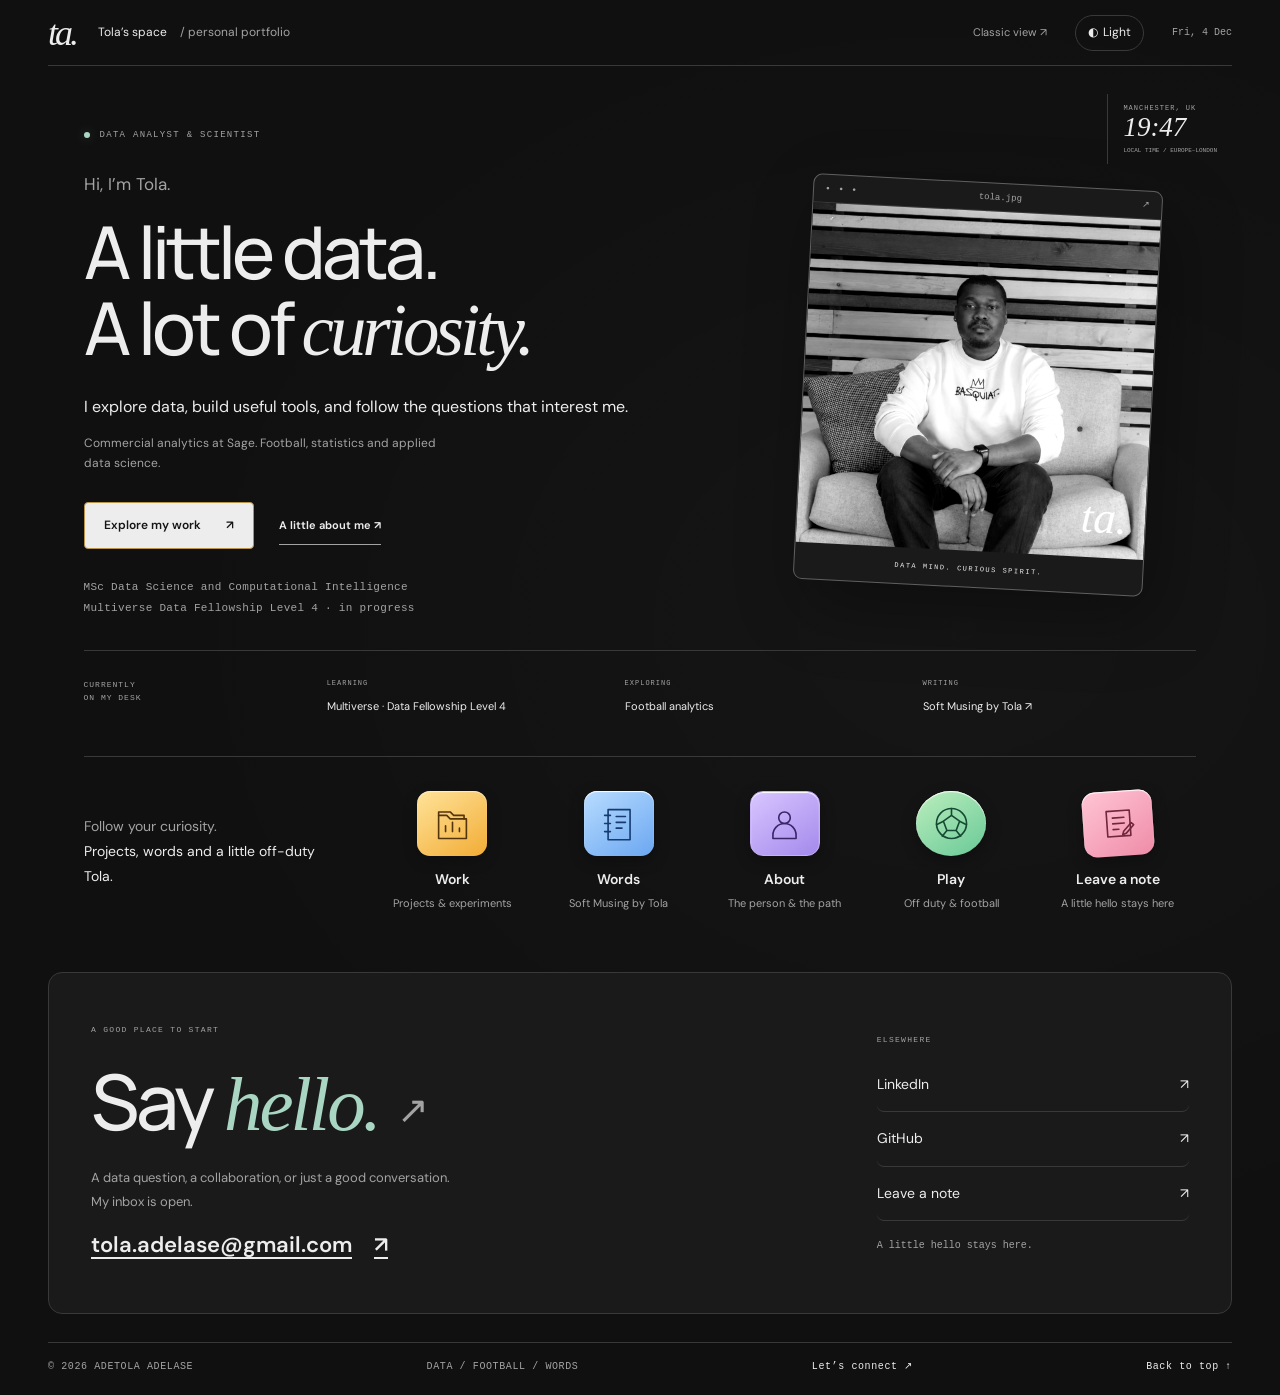
<file: desktop.html>
<!DOCTYPE html>

<html lang="en"><head><meta charset="utf-8"/><meta content="width=device-width,initial-scale=1" name="viewport"/><meta content="Data Analyst &amp; Scientist working across commercial analytics, football data and statistical exploration. Explore my projects, writing and experiments." name="description"/><title>Adetola Adelase — Data Analyst &amp; Scientist</title><link href="assets/favicon.svg" rel="icon"/><meta content="Adetola Adelase — Data Analyst &amp; Scientist" property="og:title"/><meta content="Data Analyst &amp; Scientist working across commercial analytics, football data and statistical exploration. Explore my projects, writing and experiments." property="og:description"/><meta content="website" property="og:type"/><meta content="https://tola-adelase.github.io/" property="og:url"/><meta content="https://tola-adelase.github.io/assets/tola-portrait.jpg" property="og:image"/><link href="assets/desktop.css?v=email-line-1" rel="stylesheet"/><script defer="" src="assets/desktop.js?v=project-previews-1"></script></head><body class="tola-desktop"><a class="skip-link" href="#main">Skip to content</a><div class="desktop-shell"><header class="system-bar"><a aria-label="Tola, back to top" class="wordmark" href="#">ta<span>.</span></a><span class="system-name">Tola’s space <span>/ personal portfolio</span></span><div class="system-actions"><a href="previous.html">Classic view ↗</a><button aria-label="Switch to light theme" aria-pressed="false" id="theme-toggle">◐ <span>Light</span></button><time class="system-date"></time></div></header><main id="main"><div class="desktop-hero"><div class="hero-copy"><div class="hero-kicker"><span class="status-dot"></span> DATA ANALYST &amp; SCIENTIST</div><p class="hello">Hi, I’m Tola.</p><h1>A little data.<br/>A lot of <em>curiosity.</em></h1><p class="hero-description">I explore data, build useful tools, and follow the questions that interest me.</p><p class="hero-positioning">Commercial analytics at Sage. Football, statistics and applied data science.</p><div class="hero-actions"><button class="primary" data-open="work">Explore my work <span>↗</span></button><button class="quiet" data-open="about">A little about me ↗</button></div><p class="hero-credentials">MSc Data Science and Computational Intelligence<br/>Multiverse Data Fellowship Level 4 · in progress</p></div><figure class="portrait-window"><div class="photo-title"><span>● ● ●</span><span>tola.jpg</span><span>↗</span></div><img alt="Black-and-white portrait of Adetola Adelase" fetchpriority="high" height="820" src="assets/tola-portrait.jpg" width="768"/><figcaption>DATA MIND. CURIOUS SPIRIT.</figcaption><span aria-hidden="true" class="photo-signature">ta.</span></figure><aside class="location-note"><span>MANCHESTER, UK</span><time id="manchester-clock">--:--</time><small>LOCAL TIME / EUROPE–LONDON</small></aside></div><aside aria-label="Currently on my desk" class="currently-strip"><span class="currently-label">CURRENTLY<br/>ON MY DESK</span><div><span>LEARNING</span><p>Multiverse · Data Fellowship Level 4</p></div><div><span>EXPLORING</span><p>Football analytics</p></div><div><span>WRITING</span><a href="#words">Soft Musing by Tola ↗</a></div></aside><div class="desktop-bottom"><p class="desktop-invite">Follow your curiosity.<br/><span>Projects, words and a little off-duty Tola.</span></p><div aria-label="Explore the portfolio" class="desktop-shortcuts"><button class="desktop-shortcut" data-open="work"><span class="shortcut-art work-icon"><svg aria-hidden="true" fill="none" stroke="currentColor" stroke-linecap="round" stroke-linejoin="round" stroke-width="1.4" viewbox="0 0 32 32"><path d="M4 9h7l3 3h14v17H4z"></path><path d="M4 9V6h10l3 3h9v3"></path><path d="M10 23v-5m6 5v-8m6 8v-3"></path></svg></span><strong>Work</strong><small>Projects &amp; experiments</small></button><button class="desktop-shortcut" data-open="words"><span class="shortcut-art words-icon"><svg aria-hidden="true" fill="none" stroke="currentColor" stroke-linecap="round" stroke-linejoin="round" stroke-width="1.4" viewbox="0 0 32 32"><path d="M7 4h19v26H7z"></path><path d="M4 9h5m-5 7h5m-5 7h5m5-13h8m-8 5h8m-8 5h5"></path></svg></span><strong>Words</strong><small>Soft Musing by Tola</small></button><button class="desktop-shortcut" data-open="about"><span class="shortcut-art about-icon"><svg aria-hidden="true" fill="none" stroke="currentColor" stroke-linecap="round" stroke-linejoin="round" stroke-width="1.4" viewbox="0 0 32 32"><circle cx="16" cy="11" r="5"></circle><path d="M6 29v-3a10 10 0 0 1 20 0v3z"></path></svg></span><strong>About</strong><small>The person &amp; the path</small></button><button class="desktop-shortcut" data-open="play"><span class="shortcut-art play-icon"><svg aria-hidden="true" fill="none" stroke="currentColor" stroke-linecap="round" stroke-linejoin="round" stroke-width="1.4" viewbox="0 0 32 32"><circle cx="16" cy="16" r="13"></circle><path d="m16 9 7 5-3 8h-8l-3-8zM16 3v6m13 8-6-3m-3 8 4 5m-12-5-4 5M3 17l6-3"></path></svg></span><strong>Play</strong><small>Off duty &amp; football</small></button><button class="desktop-shortcut" data-open="guestbook"><span class="shortcut-art guestbook-icon"><svg aria-hidden="true" fill="none" stroke="currentColor" stroke-linecap="round" stroke-linejoin="round" stroke-width="1.4" viewbox="0 0 32 32"><path d="M6 5h20v22H6zM11 11h10m-10 5h10m-10 5h5"></path><path d="m20 23 7-7 2 2-7 7-3 1z"></path></svg></span><strong>Leave a note</strong><small>A little hello stays here</small></button></div></div></main><section aria-labelledby="contact-heading" class="contact-section contact-card" id="contact"><div class="contact-intro"><span class="eyebrow">A GOOD PLACE TO START</span><h2 id="contact-heading">Say <em>hello.</em><span aria-hidden="true">↗</span></h2><p>A data question, a collaboration, or just a good conversation.<br/>My inbox is open.</p><a class="contact-email" href="mailto:tola.adelase@gmail.com">tola.adelase@gmail.com <span aria-hidden="true">↗</span></a></div><nav aria-label="Other ways to connect" class="contact-elsewhere"><span class="eyebrow">ELSEWHERE</span><a href="https://www.linkedin.com/in/adetola-adelase/" rel="noopener noreferrer" target="_blank">LinkedIn <span>↗</span></a><a href="https://github.com/Tola-adelase" rel="noopener noreferrer" target="_blank">GitHub <span>↗</span></a><button data-open="guestbook">Leave a note <span>↗</span></button><small>A little hello stays here.</small></nav></section><footer class="desktop-footer"><span>© 2026 ADETOLA ADELASE</span><span>DATA / FOOTBALL / WORDS</span><a href="https://www.linkedin.com/in/adetola-adelase/" rel="noopener noreferrer" target="_blank">Let’s connect ↗</a><a href="#main">Back to top ↑</a></footer></div><dialog aria-labelledby="window-title" id="desktop-window"><div class="window-bar"><div class="window-controls"><button aria-label="Close window" id="close-window">×</button><button aria-label="Expand window" aria-pressed="false" id="resize-window">↗</button></div><h2 id="window-title">Work</h2><span class="window-hint">ESC TO CLOSE</span></div><div class="window-layout"><nav aria-label="Portfolio windows" class="window-sidebar"><span class="sidebar-label">TOLA’S SPACE</span><button data-open="work"><svg aria-hidden="true" fill="none" stroke="currentColor" stroke-linecap="round" stroke-linejoin="round" stroke-width="1.4" viewbox="0 0 32 32"><path d="M4 9h7l3 3h14v17H4z"></path><path d="M4 9V6h10l3 3h9v3"></path><path d="M10 23v-5m6 5v-8m6 8v-3"></path></svg><span>Work</span></button><button data-open="words"><svg aria-hidden="true" fill="none" stroke="currentColor" stroke-linecap="round" stroke-linejoin="round" stroke-width="1.4" viewbox="0 0 32 32"><path d="M7 4h19v26H7z"></path><path d="M4 9h5m-5 7h5m-5 7h5m5-13h8m-8 5h8m-8 5h5"></path></svg><span>Words</span></button><button data-open="about"><svg aria-hidden="true" fill="none" stroke="currentColor" stroke-linecap="round" stroke-linejoin="round" stroke-width="1.4" viewbox="0 0 32 32"><circle cx="16" cy="11" r="5"></circle><path d="M6 29v-3a10 10 0 0 1 20 0v3z"></path></svg><span>About</span></button><button data-open="play"><svg aria-hidden="true" fill="none" stroke="currentColor" stroke-linecap="round" stroke-linejoin="round" stroke-width="1.4" viewbox="0 0 32 32"><circle cx="16" cy="16" r="13"></circle><path d="m16 9 7 5-3 8h-8l-3-8zM16 3v6m13 8-6-3m-3 8 4 5m-12-5-4 5M3 17l6-3"></path></svg><span>Play</span></button><button data-open="guestbook"><svg aria-hidden="true" fill="none" stroke="currentColor" stroke-linecap="round" stroke-linejoin="round" stroke-width="1.4" viewbox="0 0 32 32"><path d="M6 5h20v22H6zM11 11h10m-10 5h10m-10 5h5"></path><path d="m20 23 7-7 2 2-7 7-3 1z"></path></svg><span>Leave a note</span></button><div class="sidebar-bottom"><a href="assets/Adetola-Adelase-Public-CV.pdf" rel="noopener noreferrer" target="_blank">Public CV ↗</a><a href="https://github.com/Tola-adelase" rel="noopener noreferrer" target="_blank">GitHub ↗</a><a href="https://www.linkedin.com/in/adetola-adelase/" rel="noopener noreferrer" target="_blank">LinkedIn ↗</a></div></nav><div class="window-content" id="window-content"><div class="window-panel" id="panel-work"><div class="panel-heading"><span class="eyebrow">01 / SELECTED PERSONAL &amp; ACADEMIC PROJECTS</span><h2>Good questions.<br/><em>Thoughtful answers.</em></h2><p>Football, experiments and text. Explore the work, the methods and the limitations.</p></div><div aria-label="Filter projects" class="project-filters" role="group"><button aria-pressed="true" data-filter="all">All work</button><button aria-pressed="false" data-filter="football">Football</button><button aria-pressed="false" data-filter="statistics">Statistics</button><button aria-pressed="false" data-filter="nlp">NLP</button></div><div class="project-grid">
<article class="project-card lab-spotlight" data-kind="football"><div class="lab-preview"><a aria-label="Open the Football Match Lab" class="lab-preview-image" href="football-match-lab.html"><img alt="Actual Match Lab view comparing Lionel Messi and Kylian Mbappé, with contribution bars and shot zones" decoding="async" height="664" loading="lazy" src="assets/previews/matchlab-totals.webp" width="868"/></a><div class="preview-caption"><span>CAPTURED FROM THE LIVE PROJECT</span><button data-open-lab-preview="" type="button">Preview tour ↗</button></div></div><div class="project-info"><span class="eyebrow">INTERACTIVE / PUBLIC EVENT DATA</span><h3>Football Match Lab.</h3><p>Compare contributions across three World Cup knockout matches. Switch between totals and per-90 rates, then explore where the shots came from.</p><p class="project-caveat">Descriptive analysis. Three matches are a starting point, not a player ranking.</p><div class="project-actions"><a href="football-match-lab.html">Open the lab ↗</a><a href="https://github.com/Tola-adelase/Tola-adelase.github.io" rel="noopener noreferrer" target="_blank">Code ↗</a></div></div></article>
<article class="project-card" data-kind="football"><a aria-label="Read FIFA valuation case study" class="project-art valuation-art" href="football-case-study.html"><span>WHAT TRACKS FIFA VALUE?</span><div class="mini-bars"><i style="--bar:97%"></i><i style="--bar:77%"></i><i style="--bar:64%"></i><i style="--bar:58%"></i></div><small>8,480 PLAYERS / FOUR REGRESSION APPROACHES</small><b>↗</b></a><div class="project-info"><span class="eyebrow">MSc DISSERTATION / REGRESSION</span><h3>What explains a FIFA valuation?</h3><p>Explored 8,480 player records using four regression approaches. Release clause closely tracked FIFA value—but evaluation issues mean the saved scores don’t establish reliable prediction.</p><div class="project-actions"><a href="football-case-study.html">Read the case study ↗</a><a href="https://github.com/Tola-adelase/predicting-market-value-of-football-players-using-machine-learning-algorithm" rel="noopener noreferrer" target="_blank">Code ↗</a></div></div></article>
<article class="project-card" data-kind="statistics"><a aria-label="Read landing-page experiment case study" class="project-art experiment-art" href="ab-testing-case-study.html"><span>THE CONVERSION QUESTION</span><div><strong>12.04<small>%</small></strong><span>OLD PAGE</span></div><div><strong>11.88<small>%</small></strong><span>NEW PAGE</span></div><small>290,584 USERS / NO DEMONSTRATED UPLIFT</small><b>↗</b></a><div class="project-info"><span class="eyebrow">EXPERIMENTATION / STATISTICAL TESTING</span><h3>Should the new page go live?</h3><p>Analysed a landing-page experiment with 290,584 users. The new page showed no demonstrated conversion uplift: keep the existing page, with uncertainty and assignment checks made explicit.</p><div class="project-actions"><a href="ab-testing-case-study.html">Read the case study ↗</a><a href="https://github.com/Tola-adelase/Analyze_ab_test_results-showcase-udacityproject" rel="noopener noreferrer" target="_blank">Code ↗</a></div></div></article>
<article class="project-card" data-kind="nlp"><a aria-label="Read topic modelling case study" class="project-art nlp-art" href="topic-modelling-case-study.html"><span>WORDS INTO PATTERNS</span><div><i>learning</i><i>design</i><i>data</i><i>science</i><i>machine</i></div><small>8,000 TITLES / LDA · LSA · HDP</small><b>↗</b></a><div class="project-info"><span class="eyebrow">NATURAL LANGUAGE PROCESSING</span><h3>Finding themes in article titles.</h3><p>Compared LDA, LSA and HDP on 8,000 article titles. HDP had the highest saved coherence score; inspecting its keywords showed why a metric alone isn’t enough to choose a model.</p><div class="project-actions"><a href="topic-modelling-case-study.html">Read the case study ↗</a><a href="https://github.com/Tola-adelase/topic-modelling" rel="noopener noreferrer" target="_blank">Code ↗</a></div></div></article></div><p class="panel-note" id="project-count" role="status">4 projects to explore.</p><a class="inline-link" href="https://github.com/Tola-adelase" rel="noopener noreferrer" target="_blank">More notebooks and repositories on GitHub ↗</a></div><div class="window-panel" hidden="" id="panel-words"><section id="writing"><div class="sectionhead"><div><div class="eyebrow">05 / Beyond the numbers</div><h2>A space for words, too.</h2></div><p>Soft Musing by Tola. Personal essays on the patterns we notice, the things we feel and the stories we tell ourselves. Writing as axerhitta.</p></div><div class="featured-writing"><span class="eyebrow">A GOOD PLACE TO START READING</span><h3>Patterns matter.<br/><em>So does perspective.</em></h3><p>In “Reconcile”, I reflect on checking our assumptions—with data, and with people.</p><a href="https://axerhitta.substack.com/p/reconcile" rel="noopener noreferrer" target="_blank">Read Reconcile ↗</a></div><div class="essay-grid"><a class="essay" href="https://axerhitta.substack.com/p/when-your-feelings-dont-look-like" rel="noopener noreferrer" target="_blank"><span class="num">ALSO FROM SOFT MUSING / EMOTION &amp; EXPRESSION</span><h3>When Your Feelings Don’t Look Like Feelings ↗</h3><p>On the distance between what happens inside us and what other people see—and the quiet ways we try to bridge it.</p><span class="essay-meta">16 MAY 2026 · PERSONAL ESSAY</span></a></div><p><a class="textlink" href="https://axerhitta.substack.com/" rel="noopener noreferrer" target="_blank">More from Soft Musing by Tola ↗</a></p></section></div><div class="window-panel" hidden="" id="panel-about"><section class="about" id="about"><div><div class="eyebrow">02 / The person behind the data</div><h2>Analytical by trade.<br/>Curious by nature.</h2></div><div><p class="lead">I like the part where a messy question starts to make sense.</p><p>I’m a Data and Reporting Analyst at Sage in Manchester, working in UKIA (UK, Ireland and Africa) Sales Operations, Reporting &amp; Analytics. I own subscription and recurring-revenue reporting in Power BI, using Snowflake SQL, Power Query and DAX, and I use Python for modelling and data quality. The work starts well before a visual: agreeing what a measure means, checking the numbers and making the answer useful.</p><aside class="professional-note"><span class="eyebrow">REPORTING IN PRACTICE / SAGE</span><h3>Professional work. Private by design.</h3><p>At Sage, I build reporting that brings together reliable data, consistent measures and a clear view of commercial performance.</p><p class="project-caveat">These reports are confidential. This portfolio showcases my personal and academic projects.</p></aside><p>I hold an MSc in Data Science and Computational Intelligence from Coventry University. My dissertation explored football player valuation using machine learning—a subject that connects my technical interests with my love of football.</p><p>I’m building on that foundation through Multiverse’s Data Fellowship Level 4, alongside my commercial analytics work. This portfolio brings together my personal and academic projects, with a focus on the questions, methods and judgement behind the work.</p><p>Away from the spreadsheets: football, films, music, anime, art and good food. Sometimes I write about the patterns that don’t fit neatly into a dataset.</p><div class="steps"><div class="step"><span class="num">01</span><h3>Understand</h3><p>What question matters, and what can the data tell us?</p></div><div class="step"><span class="num">02</span><h3>Investigate</h3><p>Explore patterns, compare approaches and challenge assumptions.</p></div><div class="step"><span class="num">03</span><h3>Communicate</h3><p>Explain the evidence clearly, including its limitations.</p></div></div></div></section><section id="skills"><div class="sectionhead"><div><div class="eyebrow">03 / Experience meets exploration</div><h2>A practical analytical foundation.</h2></div><p>Professional analytics experience, supported by personal projects that explore statistical and modelling methods.</p></div><div class="skill-grid"><article><span class="num">ANALYSIS &amp; BUSINESS INTELLIGENCE</span><h3>Make the question clear.</h3><p>Snowflake SQL · Power BI · DAX · Python</p><p>My professional background is in subscription and recurring-revenue analytics for UKIA sales, finance and commercial teams. I bring that business context to the questions I investigate.</p></article><article><span class="num">APPLIED DATA SCIENCE</span><h3>Investigate the evidence.</h3><p>Python · pandas · NumPy · scikit-learn</p><p>My personal projects cover regression, statistical testing, NLP and data preparation. <a href="football-case-study.html">Explore the modelling case study ↗</a></p></article><article><span class="num">CONTINUING DEVELOPMENT</span><h3>Build better methods.</h3><p>MSc foundation · Data Fellowship Level 4</p><p>My current Data Fellowship Level 4 with Multiverse builds on my postgraduate study, with a focus on applying and strengthening my skills.</p></article></div></section><section id="background"><div class="sectionhead"><div><div class="eyebrow">04 / Career &amp; education</div><h2>Experience to build on.</h2></div><p>Commercial analytics experience, a postgraduate foundation in data science and ongoing professional development.</p></div><div class="background-grid"><div><h3 class="column-label">Professional background</h3><article class="timeline-entry"><span class="num">JUN 2022 – PRESENT</span><h3>Data and Reporting Analyst</h3><p class="institution">Sage · Manchester</p><p>Own subscription and recurring-revenue reporting for UKIA sales, finance and commercial teams in Power BI, Snowflake SQL, Power Query and DAX. Built a Python duplicate-detection model whose account-quality flags are now used in Salesforce, and prototyped churn and sales-conversion models.</p></article><article class="timeline-entry"><span class="num">JAN 2019 – AUG 2021</span><h3>Data Analyst</h3><p class="institution">DataFiend Consulting Services</p><p>Full-time until August 2020, then part-time alongside my MSc. Prepared client data, produced analytical reports and communicated findings.</p></article><article class="timeline-entry"><span class="num">APR 2018 – DEC 2018</span><h3>Technical Support Engineer</h3><p class="institution">Tek-Experts</p><p>A foundation in technical troubleshooting, user support and Microsoft Azure.</p></article></div><div><h3 class="column-label">Education &amp; continued learning</h3><article class="timeline-entry"><span class="num">JAN 2026 – JAN 2027</span><h3>Data Fellowship Level 4</h3><p class="institution">Multiverse</p><p>Level 4 Data Analyst apprenticeship covering Python, statistics and predictive analytics, taken alongside my work at Sage. Expected January 2027.</p></article><article class="timeline-entry"><span class="num">2021</span><h3>MSc Data Science and Computational Intelligence</h3><p class="institution">Coventry University · Merit</p><p>Studies included machine learning, artificial neural networks, information retrieval, big data and visualisation.</p><a class="projectlink" href="football-case-study.html">Explore my dissertation project ↗</a></article><article class="timeline-entry"><span class="num">2022</span><h3>Data Analyst Nanodegree</h3><p class="institution">Udacity</p><p>Project work spanning data investigation, wrangling, experimentation and visualisation.</p><a class="projectlink" href="#work">See selected projects ↗</a></article><article class="timeline-entry"><span class="num">2013</span><h3>BTech Information Technology</h3><p class="institution">Bells University of Technology · Nigeria</p><p>A technical foundation in computing, data structures and data management.</p></article></div></div></section><p class="profile-links"><a href="assets/Adetola-Adelase-Public-CV.pdf" rel="noopener noreferrer" target="_blank">View my public CV ↗</a><a href="https://www.linkedin.com/in/adetola-adelase/" rel="noopener noreferrer" target="_blank">Connect on LinkedIn ↗</a></p></div><div class="window-panel" hidden="" id="panel-play"><div class="panel-heading"><span class="eyebrow">06 / OFF DUTY</span><h2>Still curious.<br/><em>Just off the clock.</em></h2><p>Football on matchday. Films, music and good food in between.</p></div><div class="personal-grid">
<details class="personal-card"><summary><span aria-hidden="true" class="personal-art football-art"><span>⚽</span></span><span class="personal-label">01 / THE BEAUTIFUL GAME</span><span class="personal-title">Football, always.</span><span class="personal-prompt">A little more <i aria-hidden="true">+</i></span></summary><div class="personal-content"><p>I love the game, and the questions hiding behind the scoreline.</p><a href="football-match-lab.html">Explore my Match Lab ↗</a></div></details>
<details class="personal-card"><summary><span aria-hidden="true" class="personal-art slow-art"><span>DO LESS.</span><em>Enjoy more.</em><small>THE SOFT LIFE DEPARTMENT</small></span><span class="personal-label">02 / THE SLOWER SIDE</span><span class="personal-title">Good food. No rush.</span><span class="personal-prompt">A little more <i aria-hidden="true">+</i></span></summary><div class="personal-content"><p>Good food, art, a little exploring around Manchester—and plans with enough room to actually enjoy them.</p></div></details>
<details class="personal-card"><summary><span aria-hidden="true" class="personal-art culture-art"><span>▶</span><span>♫</span><span>✦</span></span><span class="personal-label">03 / THE OTHER INTERESTS</span><span class="personal-title">Film. Music. Art.</span><span class="personal-prompt">A little more <i aria-hidden="true">+</i></span></summary><div class="personal-content"><p>Movies, music, art and anime. There’s always room for a good story, a good soundtrack and a little soft life.</p></div></details>
<details class="personal-card"><summary><span aria-hidden="true" class="personal-art words-art">Soft<br/><em>Musing.</em><small>by Tola</small></span><span class="personal-label">04 / A SPACE FOR WORDS</span><span class="personal-title">Writing as axerhitta.</span><span class="personal-prompt">A little more <i aria-hidden="true">+</i></span></summary><div class="personal-content"><p>Personal essays on feelings, patterns and the stories we tell ourselves.</p><a href="https://axerhitta.substack.com/" rel="noopener noreferrer" target="_blank">Read Soft Musing ↗</a></div></details>
</div><div class="penalty-lounge" id="penalty-lounge"><div class="penalty-copy"><span class="eyebrow">STOPPAGE TIME / A TINY FOOTBALL GAME</span><h3>Five shots.<br/><em>Keep your nerve.</em></h3><p>Choose left, centre or right. The keeper picks a side too. Same side? Saved. Different side? Goal.</p><p class="game-note">Just for fun. Random keeper, no football predictions.</p><button id="reset-shootout" type="button">Start again ↻</button></div><div class="penalty-game"><div class="game-score"><span id="shot-count">SHOT 1 / 5</span><strong id="goal-count">0 GOALS</strong></div><div aria-hidden="true" class="goal-scene"><div class="goal-net"></div><span class="keeper">▰</span><span class="game-ball">●</span><div class="pitch-arc"></div></div><div aria-label="Choose shot direction" class="shot-controls" role="group"><button data-shot="0" type="button">↖ Left</button><button data-shot="1" type="button">↑ Centre</button><button data-shot="2" type="button">Right ↗</button></div><p aria-live="polite" id="shot-result" role="status">Your penalty. Pick your corner.</p><div aria-label="Shot results" class="shot-history"></div></div></div></div><div class="window-panel guestbook-panel" hidden="" id="panel-guestbook"><div class="guestbook-toolbar"><span>A LITTLE HELLO GOES A LONG WAY.</span><a href="https://tola-guestbook.axe-rhitta.chatgpt.site" rel="noopener noreferrer" target="_blank">Open guestbook ↗</a></div><iframe data-src="https://tola-guestbook.axe-rhitta.chatgpt.site" id="guestbook-frame" loading="lazy" title="Leave a note in Tola’s guestbook"></iframe></div></div></div></dialog><noscript><p class="no-js">Explore the <a href="previous.html">classic portfolio</a> for all projects, writing and experience.</p></noscript><dialog aria-labelledby="lab-preview-title" id="lab-preview-dialog"><header class="preview-header"><div><span class="eyebrow">FOOTBALL MATCH LAB / A QUICK LOOK</span><h2 id="lab-preview-title">The analysis in action.</h2></div><button aria-label="Close project preview" id="close-lab-preview">×</button></header><div class="preview-tour-controls"><div aria-label="Choose a preview view" role="group"><button aria-pressed="true" data-lab-frame="0" type="button">Final · totals</button><button aria-pressed="false" data-lab-frame="1" type="button">Final · per 90</button><button aria-pressed="false" data-lab-frame="2" type="button">Semi-final</button></div><button aria-pressed="false" id="play-lab-tour" type="button">Play tour ▷</button></div><figure class="preview-figure"><img alt="Final: Lionel Messi and Kylian Mbappé, match totals and shot zones" height="664" id="lab-tour-image" src="assets/previews/matchlab-totals.webp" width="868"/><figcaption aria-live="polite" id="lab-tour-caption">1 / 3 · Argentina–France final: compare match totals and shot zones.</figcaption></figure><footer class="preview-footer"><span>Actual screenshots · three views · no audio</span><a href="football-match-lab.html">Try the interactive lab ↗</a></footer></dialog></body></html>
</file>
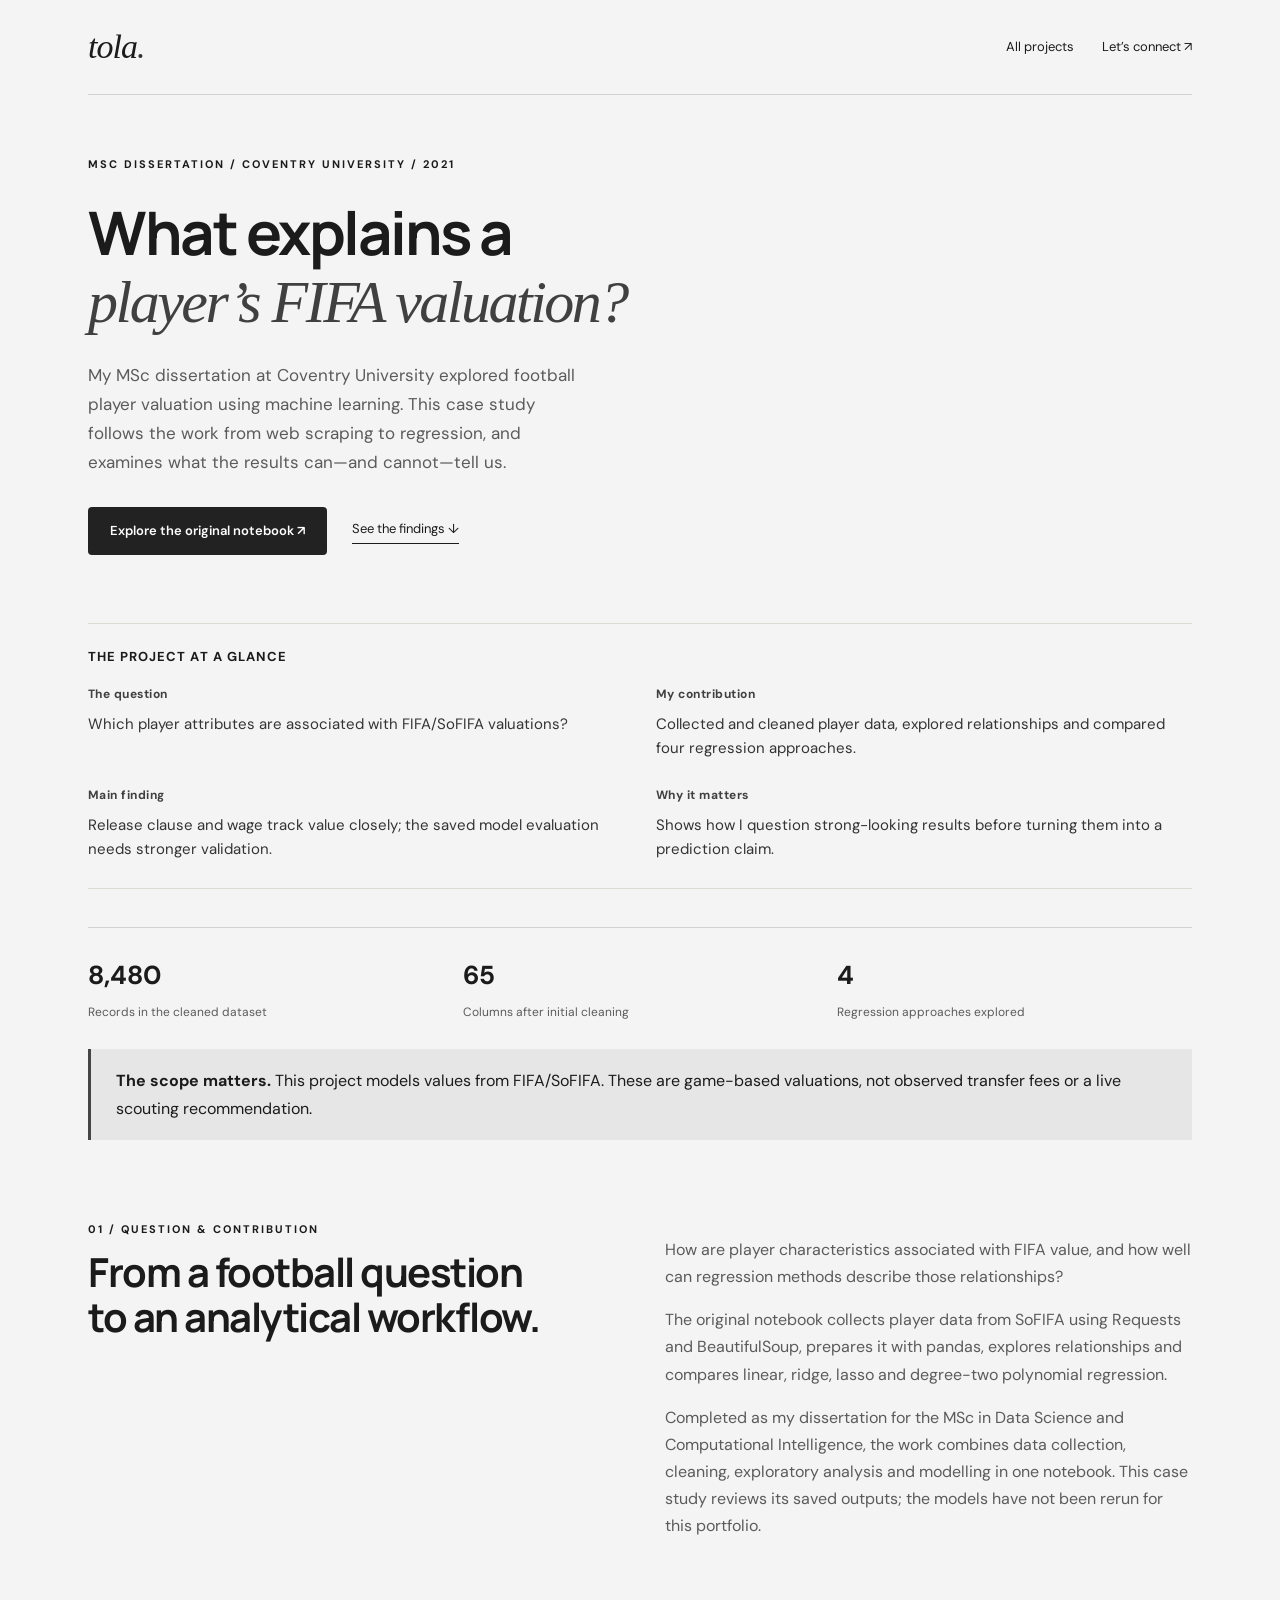
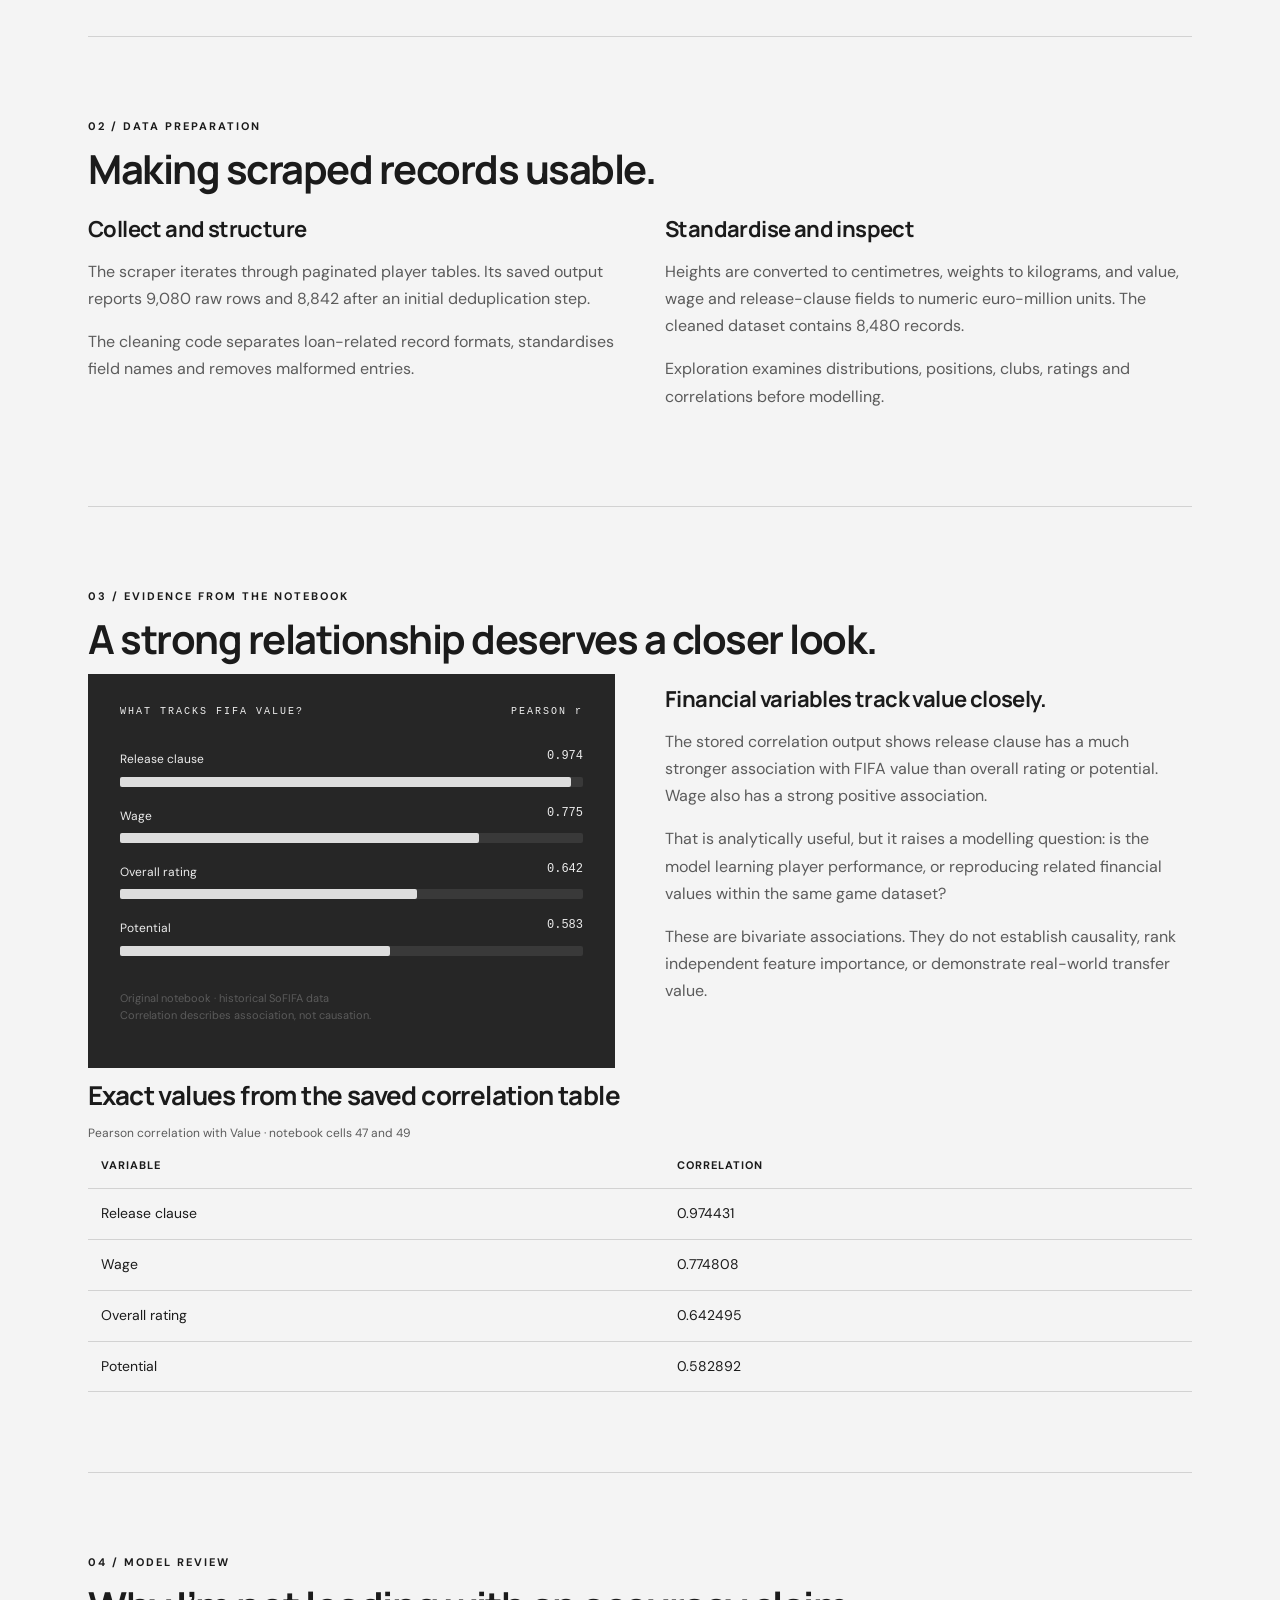
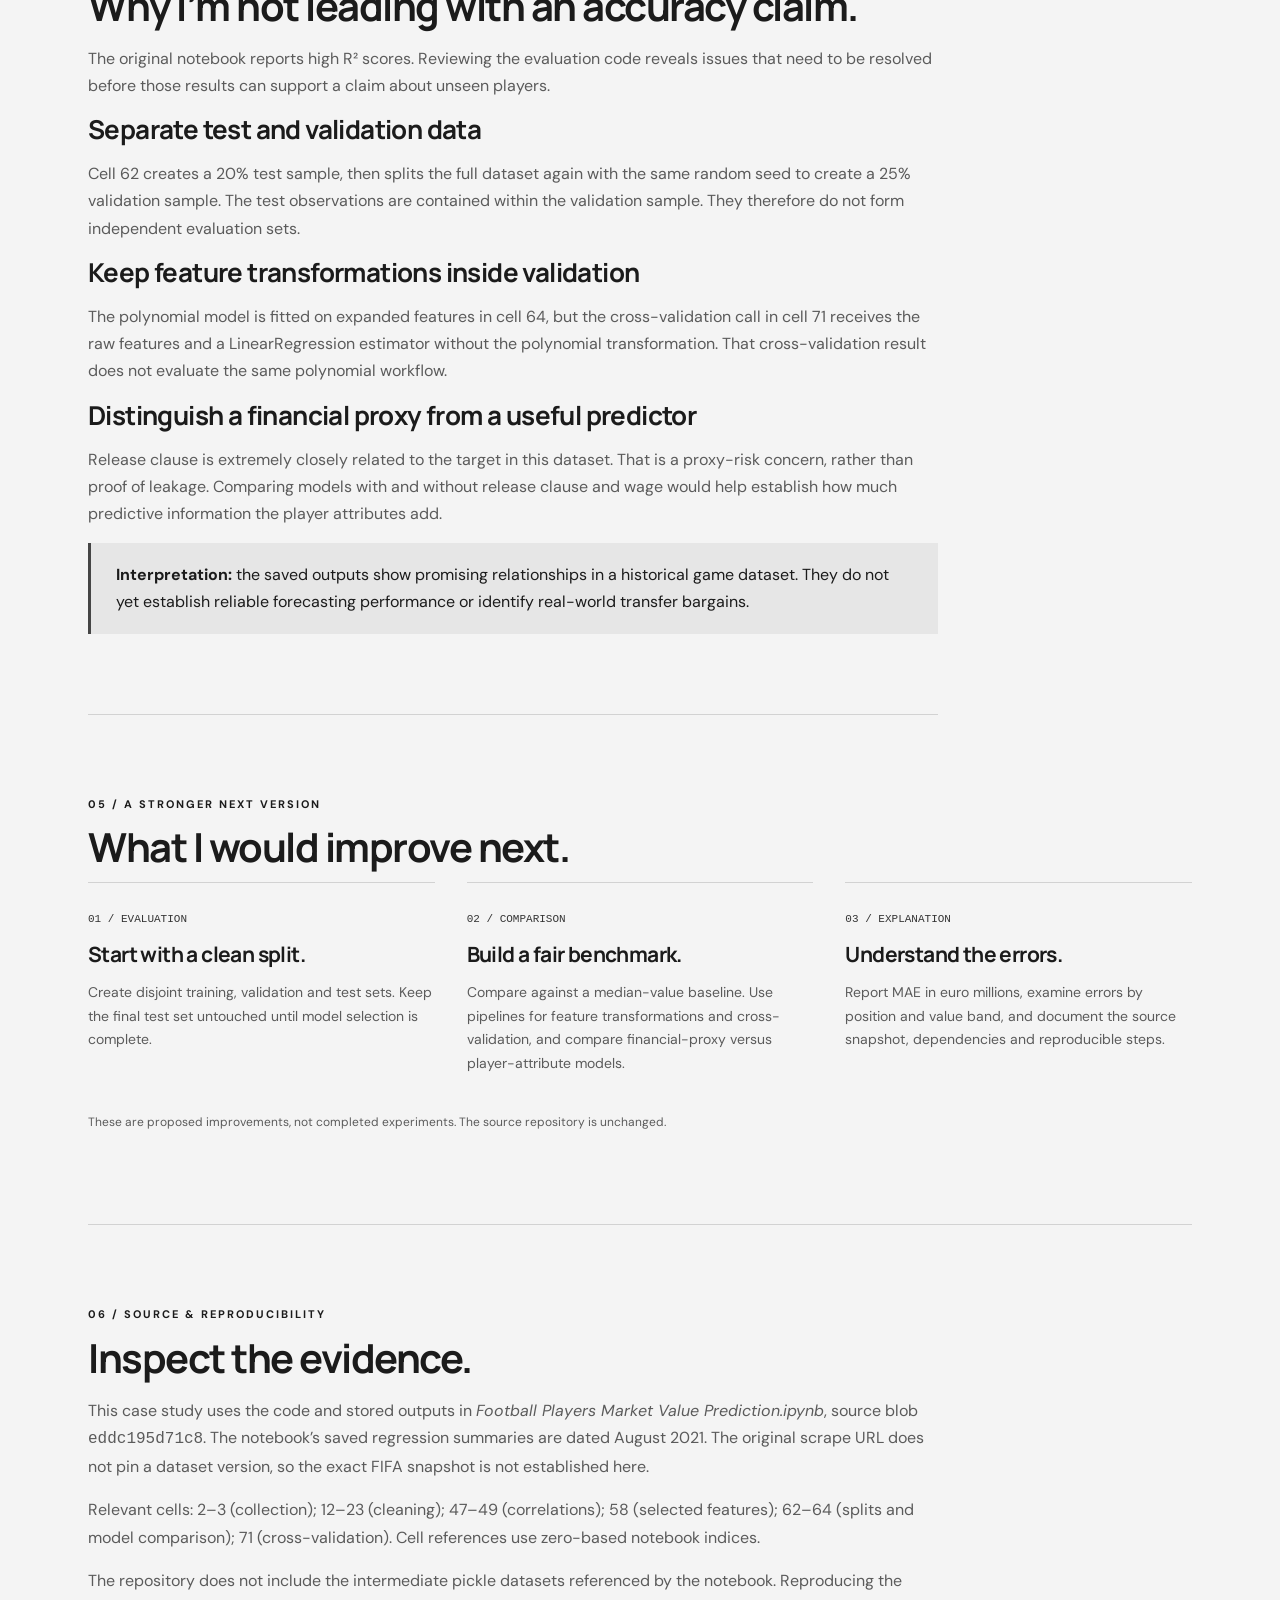
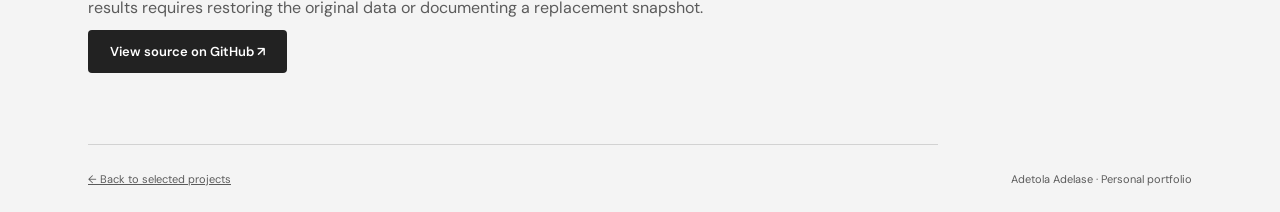
<file: football-case-study.html>
<!DOCTYPE html>

<html lang="en"><head><meta charset="utf-8"/><meta content="width=device-width,initial-scale=1" name="viewport"/><meta content="A critical case study of football player valuation using SoFIFA data, regression and exploratory analysis." name="description"/><title>Football Valuation Case Study — Adetola Adelase</title><style>
@import url('https://fonts.googleapis.com/css2?family=DM+Sans:wght@400;500;600;700&family=Manrope:wght@400;500;600;700;800&display=swap');
:root{--paper:#f5f4ee;--ink:#172823;--green:#24664c;--line:#d8dcd2;--muted:#66726b}*{box-sizing:border-box}html{scroll-behavior:smooth;scroll-padding-top:90px}body{margin:0;background:var(--paper);color:var(--ink);font:16px/1.7 'DM Sans',sans-serif}a{color:inherit}button,a{-webkit-tap-highlight-color:transparent}a:focus-visible,button:focus-visible{outline:3px solid #ba642c;outline-offset:5px}.wrap{max-width:1200px;margin:auto;padding:0 48px}nav{height:95px;display:flex;align-items:center;justify-content:space-between;border-bottom:1px solid var(--line)}.brand{text-decoration:none;font-weight:800;font-size:23px;letter-spacing:-1px}.brand span{color:var(--green)}nav .links{display:flex;gap:28px;font-size:13px}nav .links a{text-decoration:none}nav .links a:hover{color:var(--green)}.hero{padding:90px 0 76px;display:grid;grid-template-columns:1.25fr 1fr;gap:55px;align-items:center}.eyebrow{text-transform:uppercase;font-size:11px;letter-spacing:2px;font-weight:700;display:flex;gap:10px;align-items:center}.dot{width:7px;height:7px;background:var(--green);border-radius:50%}h1,h2,h3{font-family:Manrope,sans-serif;line-height:1.12}h1{font-size:clamp(45px,5.5vw,76px);letter-spacing:-4px;margin:25px 0}h1 em{font-family:Georgia,serif;font-weight:400;color:var(--green)}.intro{max-width:500px;color:var(--muted);font-size:17px}.actions{display:flex;align-items:center;gap:25px;margin-top:30px}.btn{background:var(--ink);color:white;padding:13px 22px;border-radius:4px;text-decoration:none;font-size:13px;font-weight:600}.textlink{font-size:13px;text-decoration:none;border-bottom:1px solid var(--ink);padding-bottom:3px}.visual{background:#e6eade;border:1px solid #d9dfd0;border-radius:140px 140px 8px 8px;padding:50px 28px 26px;position:relative;overflow:hidden}.visual svg{width:100%;height:auto;display:block}.visual-label{display:flex;justify-content:space-between;border-top:1px solid #c7d0c0;padding-top:16px;font:10px monospace;letter-spacing:1px}.caption{font:10px monospace;color:var(--muted);margin:13px 0 0}.strip{border-top:1px solid var(--line);border-bottom:1px solid var(--line);display:flex;justify-content:space-between;gap:20px;padding:22px 0;font-size:11px;letter-spacing:1px;text-transform:uppercase}.strip span:first-child{color:var(--muted)}section{padding:80px 0;border-bottom:1px solid var(--line)}.sectionhead{display:flex;align-items:end;justify-content:space-between;gap:30px;margin-bottom:35px}h2{font-size:40px;letter-spacing:-1.5px;margin:12px 0}.sectionhead p{font-size:14px;color:var(--muted);max-width:325px;margin:0}.featured{display:grid;grid-template-columns:1fr 1.05fr;border:1px solid var(--line);border-radius:8px;overflow:hidden;background:#fcfcf8}.pitch{background:#173f30;min-height:350px;padding:32px;position:relative;display:flex;flex-direction:column;justify-content:space-between;color:#d0e6ba}.pitch svg{width:100%;height:230px}.pitch-top{font:10px monospace;letter-spacing:2px;display:flex;justify-content:space-between}.projectcopy{padding:38px}.num{font:11px monospace;color:var(--green)}h3{font-size:26px;letter-spacing:-.6px;margin:13px 0}.projectcopy p,.card p{font-size:14px;color:var(--muted)}.tags{display:flex;flex-wrap:wrap;gap:7px;margin:20px 0}.tag{font-size:10px;padding:4px 9px;border:1px solid var(--line);border-radius:3px}.projectlink{font-size:12px;font-weight:700;text-decoration:none}.projectlink:hover{text-decoration:underline}.grid{display:grid;grid-template-columns:1fr 1fr;gap:20px;margin-top:20px}.card{padding:30px;border:1px solid var(--line);border-radius:8px;background:#fcfcf8}.card h3{font-size:23px}.smallnote{font-size:12px;color:var(--muted);margin-top:22px}.about{display:grid;grid-template-columns:.7fr 1.3fr;gap:65px}.about p{color:var(--muted)}.about .lead{font-size:23px;color:var(--ink);line-height:1.5;margin-top:0}.steps{display:grid;grid-template-columns:repeat(3,1fr);gap:30px;margin-top:35px}.step{border-top:1px solid var(--line);padding-top:18px}.step h3{font-size:17px}.step p{font-size:13px}.contact{text-align:center;padding:85px 0}.contact h2{font-size:52px;max-width:650px;margin:20px auto}.contact p{color:var(--muted)}.contact .actions{justify-content:center}footer{display:flex;justify-content:space-between;gap:20px;font-size:11px;color:var(--muted);padding:25px 0}dialog{max-width:680px;width:calc(100% - 32px);border:1px solid var(--line);border-radius:12px;background:var(--paper);padding:35px;color:var(--ink)}dialog::backdrop{background:#10291f88;backdrop-filter:blur(4px)}dialog p{color:var(--muted)}dialog button{float:right;background:none;border:0;font-size:24px;cursor:pointer;color:var(--ink)}.detail{border:0;background:none;padding:0;margin-right:20px;color:var(--green);font:700 12px 'DM Sans',sans-serif;cursor:pointer}.detail:hover{text-decoration:underline}@media(max-width:760px){.wrap{padding:0 22px}nav{height:76px}nav .links{gap:16px;font-size:12px}nav .links .hide{display:none}.hero{grid-template-columns:1fr;padding:55px 0 40px;gap:35px}h1{letter-spacing:-2.5px}.visual{max-width:420px;width:100%;margin:auto;padding-top:30px}.strip{flex-wrap:wrap;justify-content:flex-start;gap:13px 24px}.strip span:first-child{width:100%}section{padding:55px 0}.sectionhead{display:block}.sectionhead p{margin-top:15px}.featured,.grid,.about{grid-template-columns:1fr}.pitch{min-height:280px}.projectcopy{padding:28px}.about{gap:20px}.steps{grid-template-columns:1fr;gap:10px}.contact h2{font-size:38px}footer{flex-direction:column;gap:5px}h2{font-size:34px}}@media(prefers-reduced-motion:reduce){html{scroll-behavior:auto}}
.evidence-chart{justify-content:flex-start;padding:32px}.bars{margin:32px 0 15px}.bar-row{margin-bottom:19px}.bar-row>div:first-child{display:flex;justify-content:space-between;font-size:12px;margin-bottom:7px}.bar-row strong{font:12px monospace}.track{height:10px;background:#ffffff16;border-radius:2px}.track i{display:block;height:100%;background:#c9dfaa;border-radius:2px}.chart-note{font-size:11px;line-height:1.6;color:#bfd0bf;margin-top:auto}.skill-grid{display:grid;grid-template-columns:repeat(3,1fr);gap:32px}.skill-grid article{border-top:1px solid var(--line);padding-top:20px}.skill-grid h3{font-size:21px}.skill-grid p{font-size:14px;color:var(--muted)}.detail{text-decoration:none}.casehero{padding:60px 0 40px;max-width:900px}.casehero h1{font-size:60px;letter-spacing:-2.5px}.case-layout{display:grid;grid-template-columns:1fr 1fr;gap:50px}.case-layout h3{font-size:22px}.case-layout p,.case-text p,.case-text li{color:var(--muted)}.case-text{max-width:850px}.facts{display:grid;grid-template-columns:repeat(3,1fr);gap:20px;border-top:1px solid var(--line);padding:25px 0}.facts strong{font-size:26px;display:block}.facts span{font-size:12px;color:var(--muted)}table{width:100%;border-collapse:collapse;font-size:14px}th,td{text-align:left;padding:13px;border-bottom:1px solid var(--line)}th{font-size:11px;text-transform:uppercase;letter-spacing:1px}.notice{border-left:3px solid var(--green);padding:18px 25px;background:#e7ecdf}.case-nav{display:flex;gap:20px;flex-wrap:wrap;font-size:13px}.case-nav a{color:var(--green)}@media(max-width:760px){.skill-grid,.case-layout{grid-template-columns:1fr}.casehero h1{font-size:42px}.facts{grid-template-columns:1fr 1fr}.evidence-chart{min-height:340px}.case-layout{gap:20px}}
/* Centre the phone layout; preserve the desktop composition. */
@media(max-width:760px){
 .wrap{padding-inline:20px}
 nav{height:auto;min-height:100px;flex-direction:column;justify-content:center;gap:10px;padding:16px 0}
 nav .links{justify-content:center;flex-wrap:wrap;gap:10px 20px}
 .hero,.sectionhead,.projectcopy,.card,.about,.skill-grid,.background-grid,.writing-feature,.contact,.casehero,.case-layout,.case-text,.facts,.notice,footer{text-align:center}
 .hero{padding-top:40px}
 h1{font-size:clamp(36px,10.5vw,54px);letter-spacing:-1.8px}
 .hero>div,.sectionhead>div,.about>div,.background-grid>div{min-width:0}
 .intro,.sectionhead p,.casehero,.case-text{margin-inline:auto}
 .eyebrow{justify-content:center;flex-wrap:wrap;letter-spacing:1.5px}
 .actions{justify-content:center;flex-wrap:wrap;gap:16px 22px}
 .btn{max-width:100%}
 .strip{justify-content:center;text-align:center}
 .tags{justify-content:center}
 .detail{display:inline-block;margin:0 10px 12px}
 .projectlink{display:inline-block;margin-bottom:8px}
 .writing-feature{align-items:center}
 .credential-line{max-width:36ch;margin-inline:auto;line-height:1.9}
 footer{align-items:center}
 .casehero h1{font-size:clamp(34px,10vw,46px)}
 .facts{justify-items:center}
 .pitch,.bar-row,.chart-note,dialog,th,td{text-align:left}
 .pitch-top{gap:14px;flex-wrap:wrap}
 .visual-label{gap:12px;flex-wrap:wrap}
 .smallnote{overflow-wrap:anywhere}
}

.quick-summary{margin:28px 0 38px;padding:26px 0;border-top:1px solid #d8ddd3;border-bottom:1px solid #d8ddd3}.quick-summary h2{font-family:inherit;font-size:13px;letter-spacing:.08em;text-transform:uppercase;margin:0 0 20px}.summary-grid{display:grid;grid-template-columns:repeat(2,minmax(0,1fr));gap:24px 32px;margin:0}.summary-grid>div{min-width:0}.summary-grid dt{font-size:12px;font-weight:700;letter-spacing:.04em;margin:0 0 7px;color:#49634f}.summary-grid dd{margin:0;font-size:15px;line-height:1.65;color:#25392f}@media(max-width:600px){.summary-grid{grid-template-columns:1fr;gap:18px}.quick-summary{padding:23px 0}.quick-summary h2{font-size:12px}}
</style><link href="assets/favicon.svg" rel="icon"/><link href="https://tola-adelase.github.io/football-case-study.html" rel="canonical"/><meta content="Football Valuation Case Study — Adetola Adelase" property="og:title"/><meta content="A critical case study of football player valuation using SoFIFA data, regression and exploratory analysis." property="og:description"/><meta content="website" property="og:type"/><meta content="https://tola-adelase.github.io/football-case-study.html" property="og:url"/><meta content="https://tola-adelase.github.io/assets/tola-portrait.jpg" property="og:image"/><link href="assets/editorial.css" rel="stylesheet"/></head><body class="editorial-case"><div class="wrap"><nav aria-label="Main navigation"><a class="brand" href="index.html">tola<span>.</span></a><div class="links"><a href="index.html#projects">All projects</a><a href="index.html#contact">Let’s connect ↗</a></div></nav><main><header class="casehero"><div class="eyebrow">MSc dissertation / Coventry University / 2021</div><h1>What explains a<br/><em>player’s FIFA valuation?</em></h1><p class="intro">My MSc dissertation at Coventry University explored football player valuation using machine learning. This case study follows the work from web scraping to regression, and examines what the results can—and cannot—tell us.</p><div class="actions"><a class="btn" href="https://github.com/Tola-adelase/predicting-market-value-of-football-players-using-machine-learning-algorithm" rel="noopener" target="_blank">Explore the original notebook ↗</a><a class="textlink" href="#findings">See the findings ↓</a></div></header><section aria-labelledby="quick-summary-title" class="quick-summary"><h2 id="quick-summary-title">The project at a glance</h2><dl class="summary-grid"><div><dt>The question</dt><dd>Which player attributes are associated with FIFA/SoFIFA valuations?</dd></div><div><dt>My contribution</dt><dd>Collected and cleaned player data, explored relationships and compared four regression approaches.</dd></div><div><dt>Main finding</dt><dd>Release clause and wage track value closely; the saved model evaluation needs stronger validation.</dd></div><div><dt>Why it matters</dt><dd>Shows how I question strong-looking results before turning them into a prediction claim.</dd></div></dl></section><div class="facts"><div><strong>8,480</strong><span>Records in the cleaned dataset</span></div><div><strong>65</strong><span>Columns after initial cleaning</span></div><div><strong>4</strong><span>Regression approaches explored</span></div></div><div class="notice"><strong>The scope matters.</strong> This project models values from FIFA/SoFIFA. These are game-based valuations, not observed transfer fees or a live scouting recommendation.</div><section class="case-layout"><div><div class="eyebrow">01 / Question &amp; contribution</div><h2>From a football question<br/>to an analytical workflow.</h2></div><div><p>How are player characteristics associated with FIFA value, and how well can regression methods describe those relationships?</p><p>The original notebook collects player data from SoFIFA using Requests and BeautifulSoup, prepares it with pandas, explores relationships and compares linear, ridge, lasso and degree-two polynomial regression.</p><p>Completed as my dissertation for the MSc in Data Science and Computational Intelligence, the work combines data collection, cleaning, exploratory analysis and modelling in one notebook. This case study reviews its saved outputs; the models have not been rerun for this portfolio.</p></div></section><section><div class="eyebrow">02 / Data preparation</div><h2>Making scraped records usable.</h2><div class="case-layout"><div><h3>Collect and structure</h3><p>The scraper iterates through paginated player tables. Its saved output reports 9,080 raw rows and 8,842 after an initial deduplication step.</p><p>The cleaning code separates loan-related record formats, standardises field names and removes malformed entries.</p></div><div><h3>Standardise and inspect</h3><p>Heights are converted to centimetres, weights to kilograms, and value, wage and release-clause fields to numeric euro-million units. The cleaned dataset contains 8,480 records.</p><p>Exploration examines distributions, positions, clubs, ratings and correlations before modelling.</p></div></div></section><section id="findings"><div class="eyebrow">03 / Evidence from the notebook</div><h2>A strong relationship deserves a closer look.</h2><div class="case-layout"><div><div class="pitch evidence-chart"><div class="pitch-top"><span>WHAT TRACKS FIFA VALUE?</span><span>PEARSON r</span></div><div aria-label="Correlation with FIFA player value: release clause 0.974, wage 0.775, overall rating 0.642, potential 0.583. Correlation is not causation." class="bars" role="img"><div class="bar-row"><div><span>Release clause</span><strong>0.974</strong></div><div class="track"><i style="width:97.4431%"></i></div></div><div class="bar-row"><div><span>Wage</span><strong>0.775</strong></div><div class="track"><i style="width:77.4808%"></i></div></div><div class="bar-row"><div><span>Overall rating</span><strong>0.642</strong></div><div class="track"><i style="width:64.2495%"></i></div></div><div class="bar-row"><div><span>Potential</span><strong>0.583</strong></div><div class="track"><i style="width:58.289199999999994%"></i></div></div></div><p class="chart-note">Original notebook · historical SoFIFA data<br/>Correlation describes association, not causation.</p></div></div><div><h3>Financial variables track value closely.</h3><p>The stored correlation output shows release clause has a much stronger association with FIFA value than overall rating or potential. Wage also has a strong positive association.</p><p>That is analytically useful, but it raises a modelling question: is the model learning player performance, or reproducing related financial values within the same game dataset?</p><p>These are bivariate associations. They do not establish causality, rank independent feature importance, or demonstrate real-world transfer value.</p></div></div><h3>Exact values from the saved correlation table</h3><table><caption style="text-align:left;color:var(--muted);font-size:12px">Pearson correlation with Value · notebook cells 47 and 49</caption><thead><tr><th>Variable</th><th>Correlation</th></tr></thead><tbody><tr><td>Release clause</td><td>0.974431</td></tr><tr><td>Wage</td><td>0.774808</td></tr><tr><td>Overall rating</td><td>0.642495</td></tr><tr><td>Potential</td><td>0.582892</td></tr></tbody></table></section><section class="case-text"><div class="eyebrow">04 / Model review</div><h2>Why I’m not leading with an accuracy claim.</h2><p>The original notebook reports high R² scores. Reviewing the evaluation code reveals issues that need to be resolved before those results can support a claim about unseen players.</p><h3>Separate test and validation data</h3><p>Cell 62 creates a 20% test sample, then splits the full dataset again with the same random seed to create a 25% validation sample. The test observations are contained within the validation sample. They therefore do not form independent evaluation sets.</p><h3>Keep feature transformations inside validation</h3><p>The polynomial model is fitted on expanded features in cell 64, but the cross-validation call in cell 71 receives the raw features and a LinearRegression estimator without the polynomial transformation. That cross-validation result does not evaluate the same polynomial workflow.</p><h3>Distinguish a financial proxy from a useful predictor</h3><p>Release clause is extremely closely related to the target in this dataset. That is a proxy-risk concern, rather than proof of leakage. Comparing models with and without release clause and wage would help establish how much predictive information the player attributes add.</p><div class="notice"><strong>Interpretation:</strong> the saved outputs show promising relationships in a historical game dataset. They do not yet establish reliable forecasting performance or identify real-world transfer bargains.</div></section><section><div class="eyebrow">05 / A stronger next version</div><h2>What I would improve next.</h2><div class="skill-grid"><article><span class="num">01 / EVALUATION</span><h3>Start with a clean split.</h3><p>Create disjoint training, validation and test sets. Keep the final test set untouched until model selection is complete.</p></article><article><span class="num">02 / COMPARISON</span><h3>Build a fair benchmark.</h3><p>Compare against a median-value baseline. Use pipelines for feature transformations and cross-validation, and compare financial-proxy versus player-attribute models.</p></article><article><span class="num">03 / EXPLANATION</span><h3>Understand the errors.</h3><p>Report MAE in euro millions, examine errors by position and value band, and document the source snapshot, dependencies and reproducible steps.</p></article></div><p class="smallnote">These are proposed improvements, not completed experiments. The source repository is unchanged.</p></section><section class="case-text"><div class="eyebrow">06 / Source &amp; reproducibility</div><h2>Inspect the evidence.</h2><p>This case study uses the code and stored outputs in <em>Football Players Market Value Prediction.ipynb</em>, source blob <code>eddc195d71c8</code>. The notebook’s saved regression summaries are dated August 2021. The original scrape URL does not pin a dataset version, so the exact FIFA snapshot is not established here.</p><p>Relevant cells: 2–3 (collection); 12–23 (cleaning); 47–49 (correlations); 58 (selected features); 62–64 (splits and model comparison); 71 (cross-validation). Cell references use zero-based notebook indices.</p><p>The repository does not include the intermediate pickle datasets referenced by the notebook. Reproducing the results requires restoring the original data or documenting a replacement snapshot.</p><a class="btn" href="https://github.com/Tola-adelase/predicting-market-value-of-football-players-using-machine-learning-algorithm" rel="noopener" target="_blank">View source on GitHub ↗</a></section></main><footer><a href="index.html#projects">← Back to selected projects</a><span>Adetola Adelase · Personal portfolio</span></footer></div></body></html>
</file>
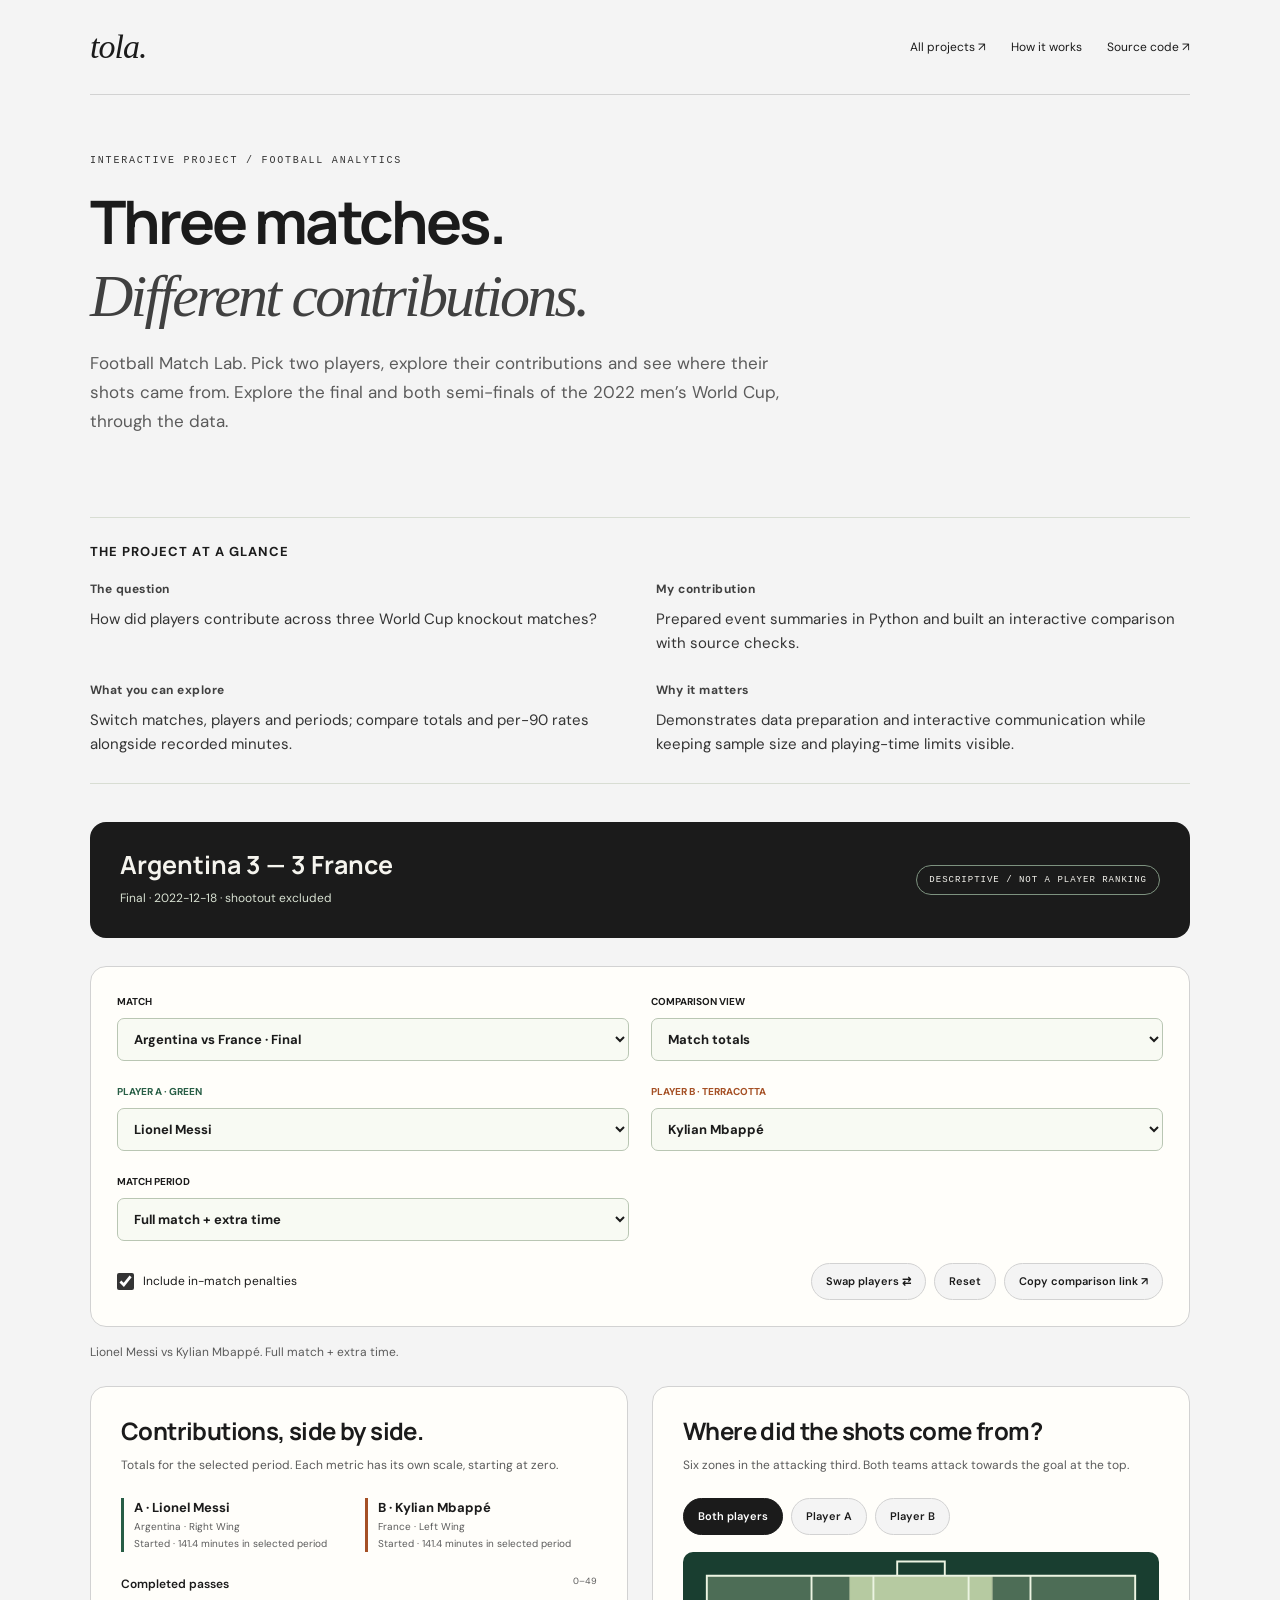
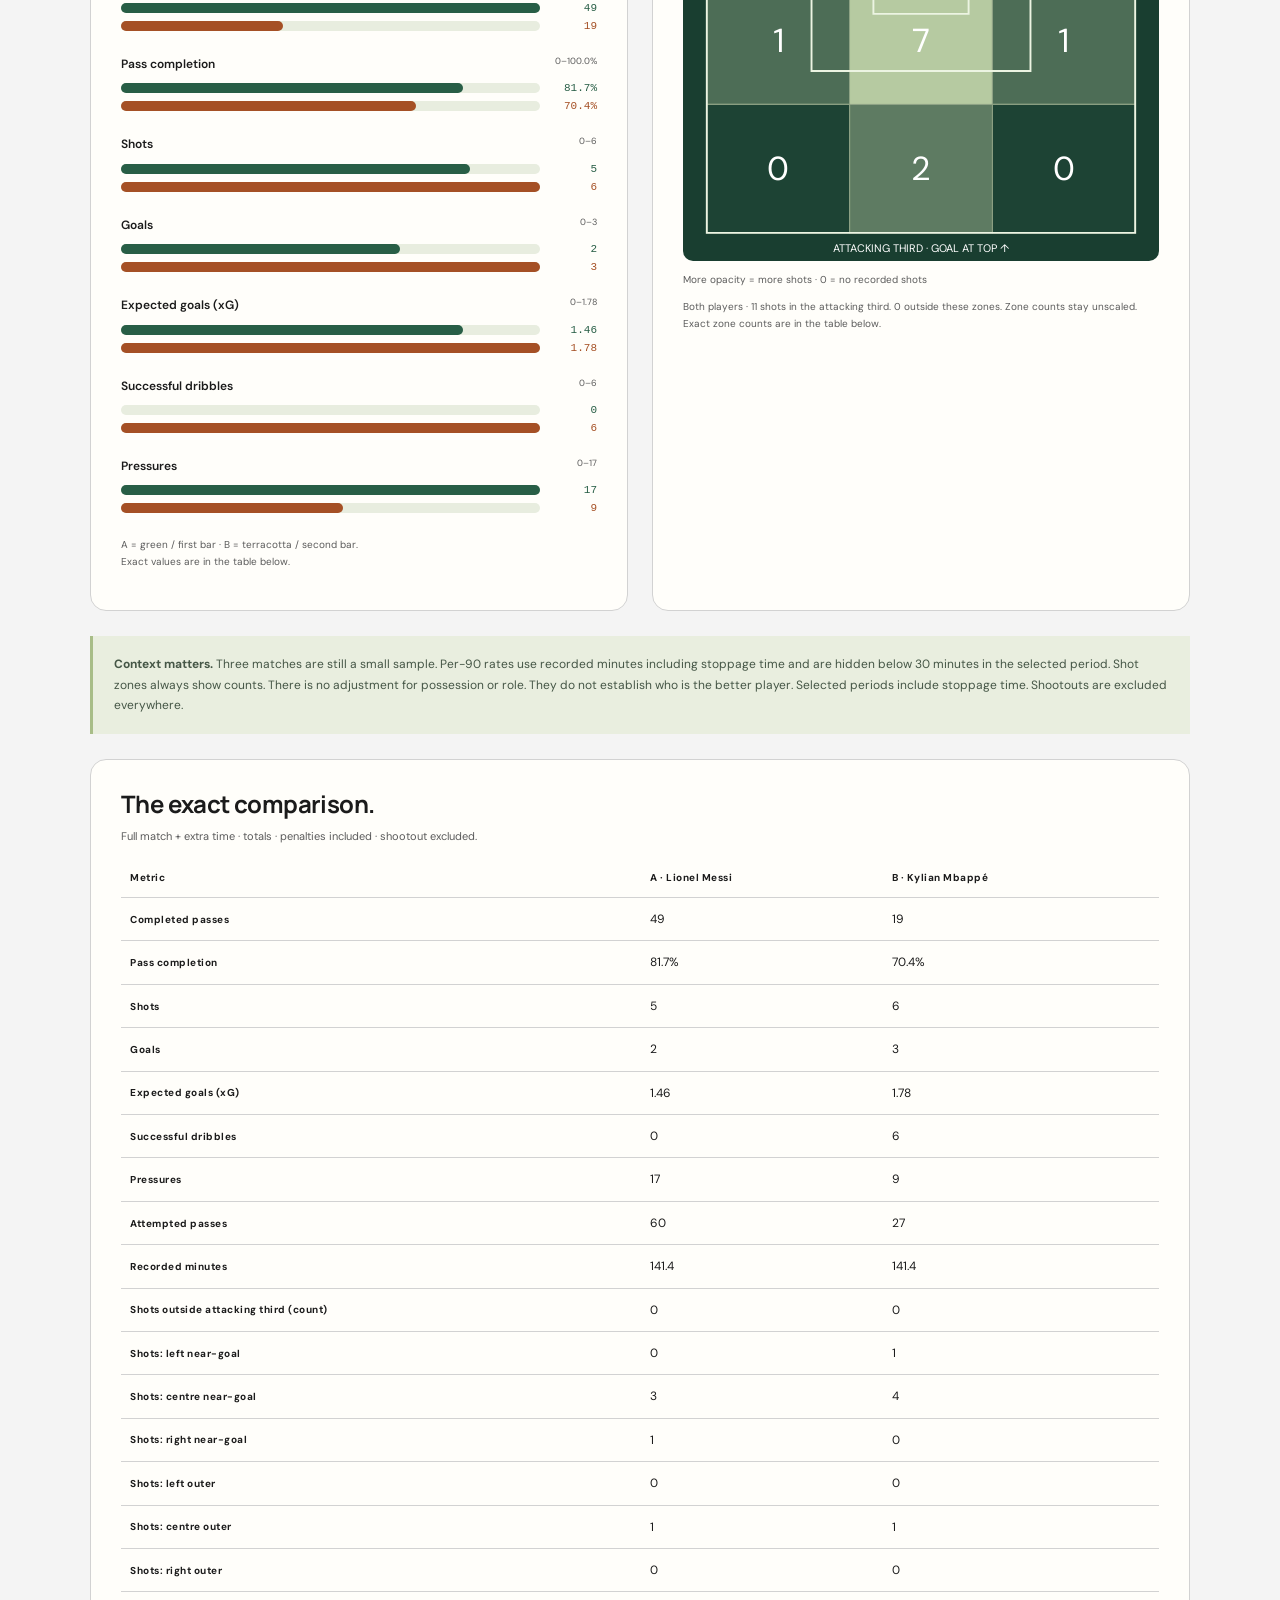
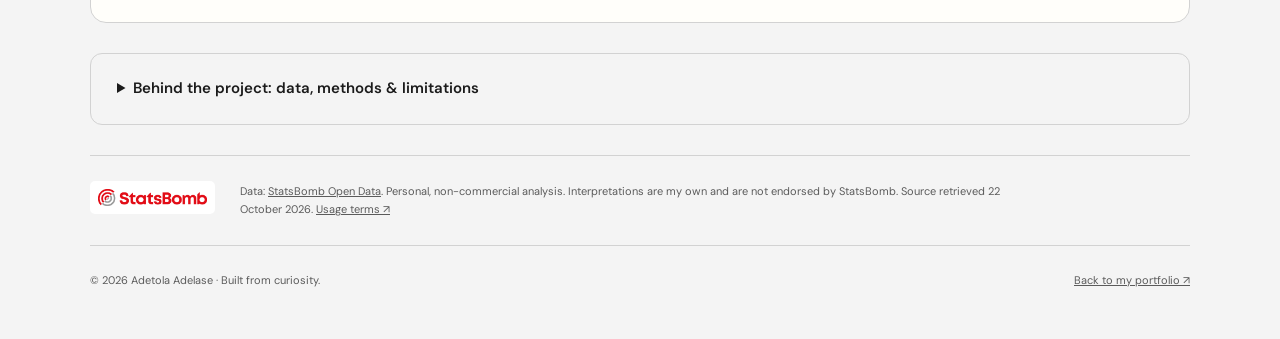
<file: football-match-lab.html>
<!DOCTYPE html>

<html lang="en"><head><meta charset="utf-8"/><meta content="width=device-width,initial-scale=1" name="viewport"/><title>Football Match Lab — Tola Adelase</title><meta content="Explore player contributions across three 2022 World Cup knockout matches. An interactive football analytics project by Tola Adelase using StatsBomb Open Data." name="description"/><link href="assets/favicon.svg" rel="icon"/><link href="https://fonts.googleapis.com" rel="preconnect"/><link href="https://fonts.googleapis.com/css2?family=DM+Sans:wght@400;500;600;700&amp;family=Manrope:wght@500;600;700;800&amp;display=swap" rel="stylesheet"/><link href="assets/match-lab.css" rel="stylesheet"/><link href="https://tola-adelase.github.io/football-match-lab.html" rel="canonical"/><meta content="Football Match Lab — Tola Adelase" property="og:title"/><meta content="Explore player contributions across three 2022 World Cup knockout matches. An interactive football analytics project by Tola Adelase using StatsBomb Open Data." property="og:description"/><meta content="website" property="og:type"/><meta content="https://tola-adelase.github.io/football-match-lab.html" property="og:url"/><meta content="https://tola-adelase.github.io/assets/tola-portrait.jpg" property="og:image"/><style>
.quick-summary{margin:28px 0 38px;padding:26px 0;border-top:1px solid #d8ddd3;border-bottom:1px solid #d8ddd3}.quick-summary h2{font-family:inherit;font-size:13px;letter-spacing:.08em;text-transform:uppercase;margin:0 0 20px}.summary-grid{display:grid;grid-template-columns:repeat(2,minmax(0,1fr));gap:24px 32px;margin:0}.summary-grid>div{min-width:0}.summary-grid dt{font-size:12px;font-weight:700;letter-spacing:.04em;margin:0 0 7px;color:#49634f}.summary-grid dd{margin:0;font-size:15px;line-height:1.65;color:#25392f}@media(max-width:600px){.summary-grid{grid-template-columns:1fr;gap:18px}.quick-summary{padding:23px 0}.quick-summary h2{font-size:12px}}
</style><link href="assets/editorial.css" rel="stylesheet"/></head><body class="editorial-case"><a class="skip" href="#lab">Skip to comparison</a><div class="wrap"><nav aria-label="Main navigation"><a class="brand" href="index.html">tola.</a><div><a href="index.html#projects">All projects ↗</a><a href="#methods">How it works</a><a href="https://github.com/Tola-adelase/Tola-adelase.github.io/tree/main/scripts" rel="noopener" target="_blank">Source code ↗</a></div></nav><main><header><div class="eyebrow">INTERACTIVE PROJECT / FOOTBALL ANALYTICS</div><h1>Three matches.<br/><em>Different contributions.</em></h1><p class="lede">Football Match Lab. Pick two players, explore their contributions and see where their shots came from. Explore the final and both semi-finals of the 2022 men’s World Cup, through the data.</p></header><section aria-labelledby="quick-summary-title" class="quick-summary"><h2 id="quick-summary-title">The project at a glance</h2><dl class="summary-grid"><div><dt>The question</dt><dd>How did players contribute across three World Cup knockout matches?</dd></div><div><dt>My contribution</dt><dd>Prepared event summaries in Python and built an interactive comparison with source checks.</dd></div><div><dt>What you can explore</dt><dd>Switch matches, players and periods; compare totals and per-90 rates alongside recorded minutes.</dd></div><div><dt>Why it matters</dt><dd>Demonstrates data preparation and interactive communication while keeping sample size and playing-time limits visible.</dd></div></dl></section><div class="match"><div><strong id="matchTitle">Argentina 3 — 3 France</strong><p id="matchMeta">Men’s World Cup final · 18 December 2022 · After extra time</p></div><span>DESCRIPTIVE / NOT A PLAYER RANKING</span></div><section aria-label="Player comparison" id="lab"><noscript><p class="note">Enable JavaScript to explore the comparison. The methods and sources remain available below.</p></noscript><div class="controls"><label>MATCH<select id="matchSelect"></select></label><label>COMPARISON VIEW<select id="mode"><option value="total">Match totals</option><option value="per90">Per 90 minutes</option></select></label><label class="a">PLAYER A · GREEN<select id="playerA"></select></label><label class="b">PLAYER B · TERRACOTTA<select id="playerB"></select></label><label>MATCH PERIOD<select id="phase"><option value="all">Full match + extra time</option><option value="regulation">First + second half</option><option value="first">First half</option><option value="second">Second half</option><option value="extra">Extra time only</option></select></label><div class="controls-bottom"><label class="check"><input checked="" id="penalties" type="checkbox"/> Include in-match penalties</label><div class="buttons"><button id="swap">Swap players ⇄</button><button id="reset">Reset</button><button id="share">Copy comparison link ↗</button></div></div></div><p aria-live="polite" id="status" role="status"></p><div class="comparison"><section class="panel"><h2>Contributions, side by side.</h2><p class="panel-intro" id="metricIntro">Match totals for the selected period. Each metric has its own scale, starting at zero.</p><div class="player-key" id="playerKey"></div><div id="bars"></div><p class="small">A = green / first bar · B = terracotta / second bar.<br/>Exact values are in the table below.</p></section><section class="panel"><h2>Where did the shots come from?</h2><p class="panel-intro">Six zones in the attacking third. Both teams attack towards the goal at the top.</p><div class="buttons map-filter"><button aria-pressed="true" data-map="both">Both players</button><button aria-pressed="false" data-map="a">Player A</button><button aria-pressed="false" data-map="b">Player B</button></div><svg aria-labelledby="pitchDesc" id="pitch" role="img" viewbox="0 0 100 65"></svg><p class="small">More opacity = more shots · 0 = no recorded shots</p><p class="small" id="mapSummary"></p></section></div><p class="note"><strong>Context matters.</strong> Three matches are still a small sample. Per-90 rates use recorded minutes including stoppage time and are hidden below 30 minutes in the selected period. Shot zones always show counts. There is no adjustment for possession or role. They do not establish who is the better player. Selected periods include stoppage time. Shootouts are excluded everywhere.</p><section class="panel table-panel"><h2>The exact comparison.</h2><div class="table-scroll"><table><caption id="tableCaption"></caption><thead><tr><th scope="col">Metric</th><th id="colA" scope="col"></th><th id="colB" scope="col"></th></tr></thead><tbody id="statsBody"></tbody></table></div></section></section><details id="methods"><summary>Behind the project: data, methods &amp; limitations</summary><div class="methods"><h3>The question</h3><p>How can an interactive tool make different contributions in the same match easier to explore, while keeping the context visible?</p><h3>Source and preparation</h3><p>StatsBomb Open Data: final 3869685 and semi-finals 3869519 / 3869552. A Python script reads events and lineups from a pinned source revision, checks unique event IDs, excludes shootouts and goalkeepers, and aggregates actions by player and period. Only analytical summaries are published; raw event files are not redistributed.</p><h3>What I did</h3><p>I prepared player-and-period summaries in Python, designed the comparison controls and visualisations, added source-to-summary checks, and documented the limits of the comparison. The event collection and supplied xG model are StatsBomb’s work.</p><h3>Metric definitions</h3><ul><li><strong>Minutes and per 90:</strong> the union of lineup position intervals, measured against each period’s recorded event clock, including stoppage time. Lineup times have second-level resolution; these are not official nominal 90/120-minute totals. Temporary injury absences within lineup intervals are not deducted. Actions / minutes × 90; rates are hidden below 30 selected-period minutes. Pass completion remains completed / attempted.</li><li><strong>Completed passes:</strong> pass events without a recorded outcome. Completion = completed / attempted passes. No attempts gives “—”.</li><li><strong>Shots and goals:</strong> shot events and those with outcome Goal. The penalty checkbox changes shots, goals, xG and shot zones only.</li><li><strong>xG:</strong> sum of StatsBomb’s supplied shot probabilities. It describes recorded chance quality. I did not train this model.</li><li><strong>Successful dribbles:</strong> Dribble events with outcome Complete. <strong>Pressures:</strong> recorded Pressure events, not necessarily possession won.</li><li><strong>Shot zones:</strong> source x = 80–100 or 100–120, each split into three equal y bands. The display rotates the attacking third so the goal is at the top. These are aggregate zones, not exact locations. Shots before x = 80 are counted separately beneath the pitch and in the table.</li></ul><h3>Checks and limits</h3><p>Each match’s goals reconcile to its scoreline; the final reconciles to 30 shots and six goals (3–3), excluding shootouts. Period counts add back to match totals. Values are rounded only for display. Three selected knockout matches are an unrepresentative sample; this is descriptive analysis, not a prediction, player ranking or recruitment recommendation.</p><p><a href="https://github.com/Tola-adelase/Tola-adelase.github.io/blob/main/scripts/build_match_lab.py" rel="noopener" target="_blank">Preparation code ↗</a> · <a href="https://github.com/hudl/open-data/tree/4b73468fc5b0f1950f9f66fada70ad3a4f9327cb" rel="noopener" target="_blank">Pinned source ↗</a></p></div></details><div class="source"><a href="https://github.com/hudl/open-data" rel="noopener" target="_blank"><img alt="StatsBomb" src="assets/statsbomb-logo.png" width="125"/></a><p>Data: <a href="https://github.com/hudl/open-data" rel="noopener" target="_blank">StatsBomb Open Data</a>. Personal, non-commercial analysis. Interpretations are my own and are not endorsed by StatsBomb. Source retrieved 22 October 2026. <a href="https://github.com/hudl/open-data/blob/master/LICENSE.pdf" rel="noopener" target="_blank">Usage terms ↗</a></p></div></main><footer><span>© 2026 Adetola Adelase · Built from curiosity.</span><a href="index.html#projects">Back to my portfolio ↗</a></footer></div><script src="data/match-lab.js"></script><script src="assets/match-lab.js"></script></body></html>
</file>
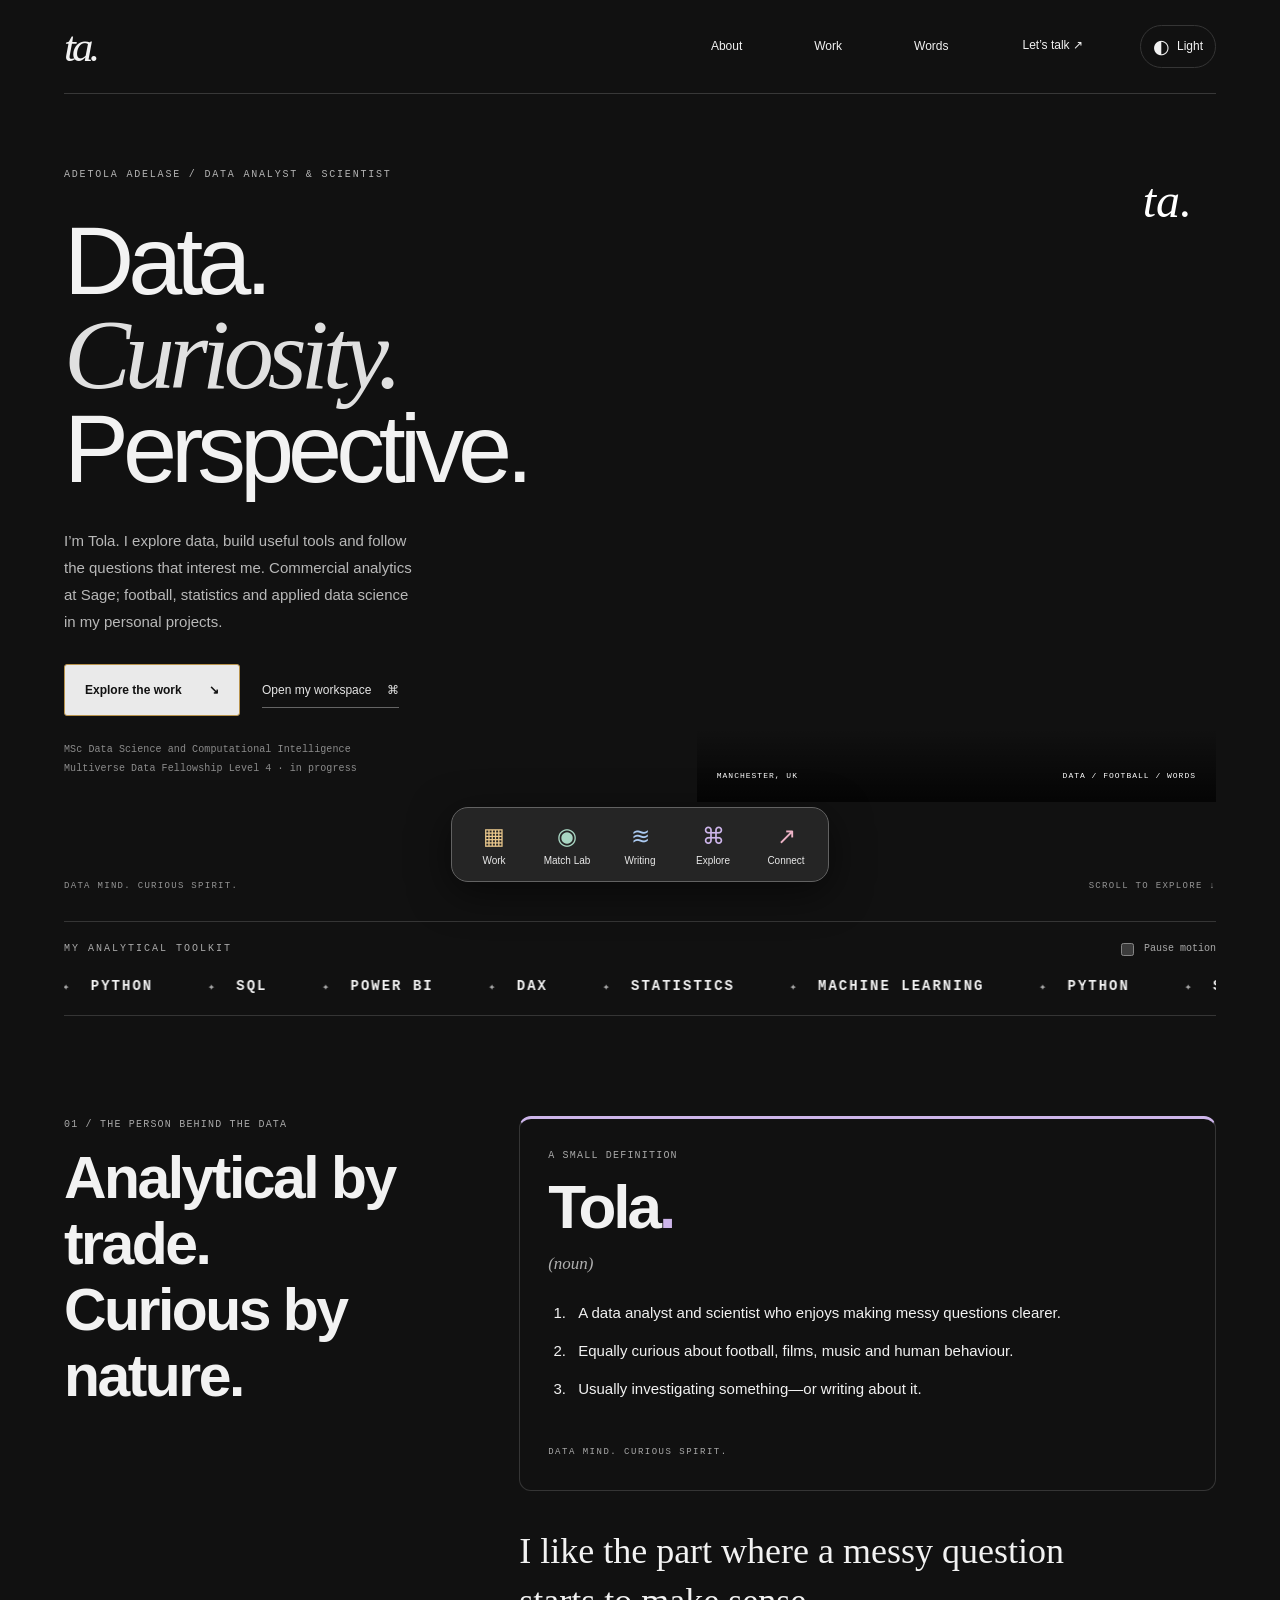
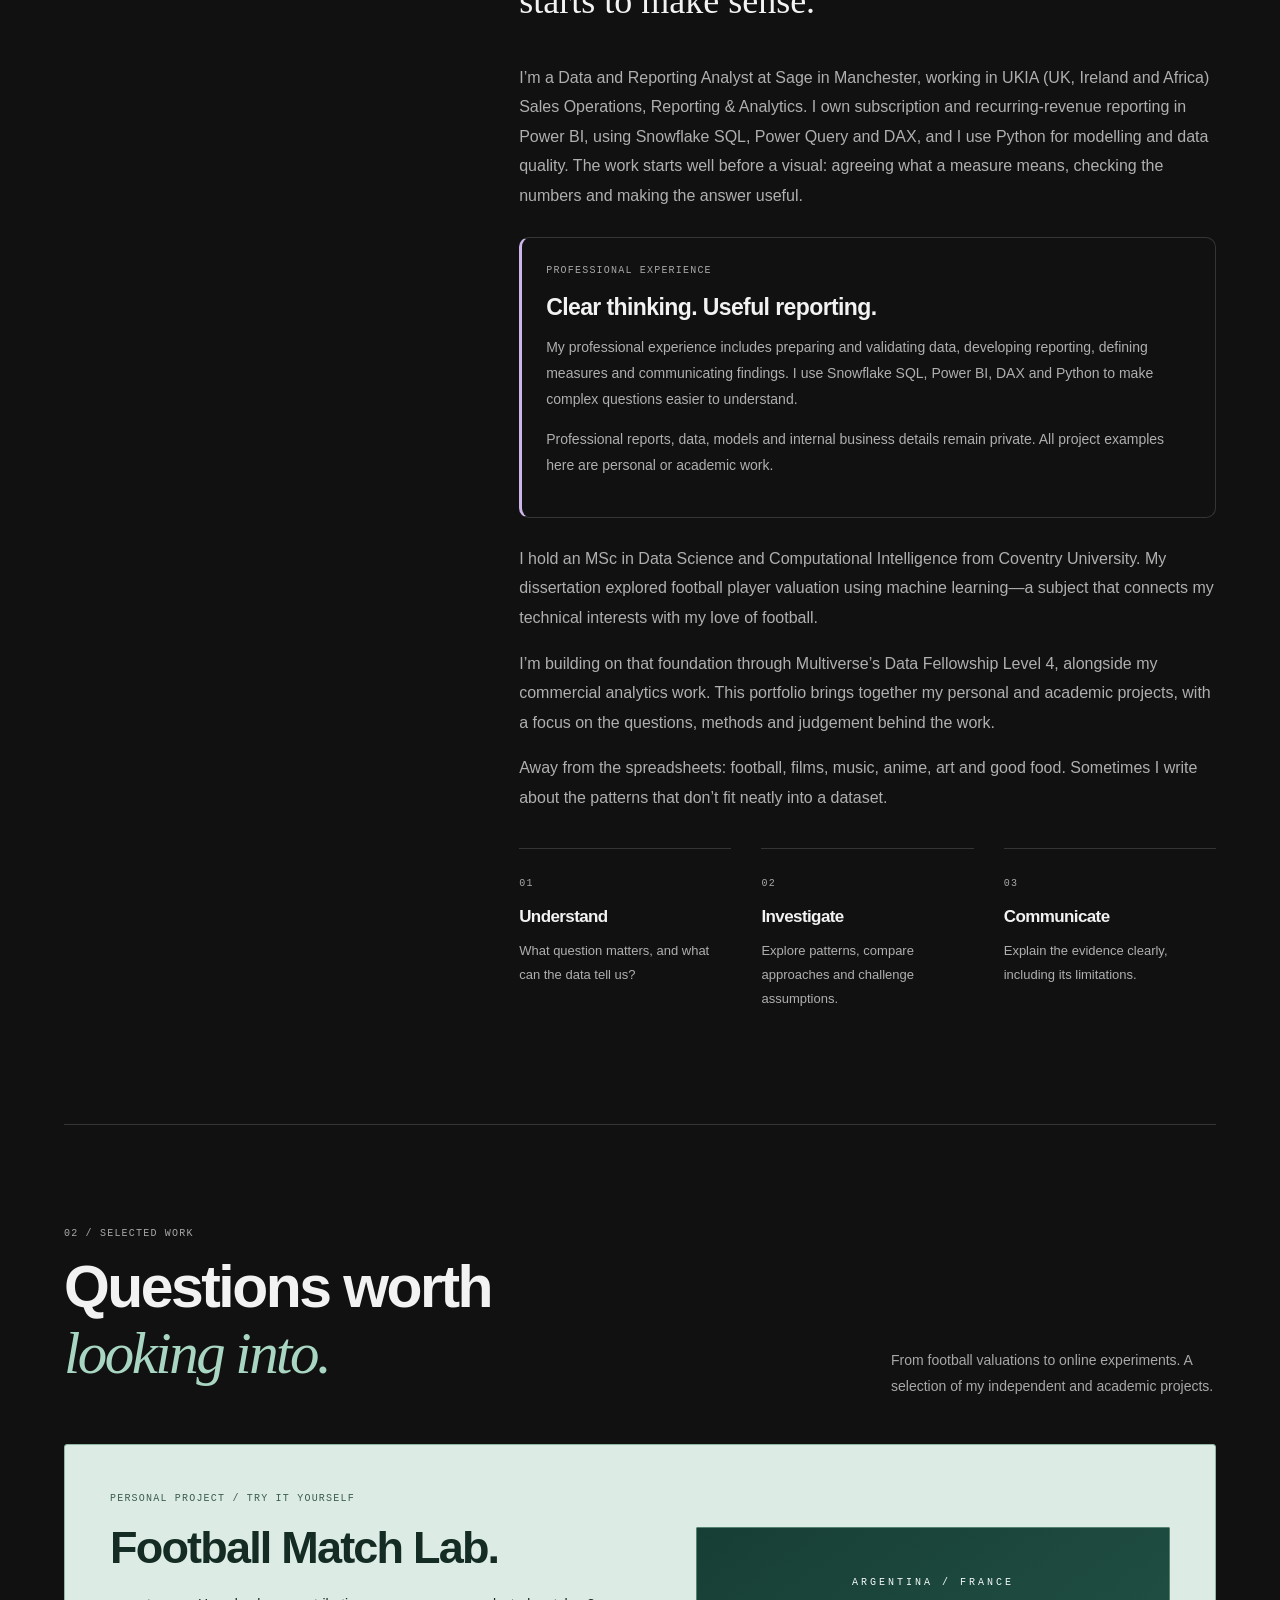
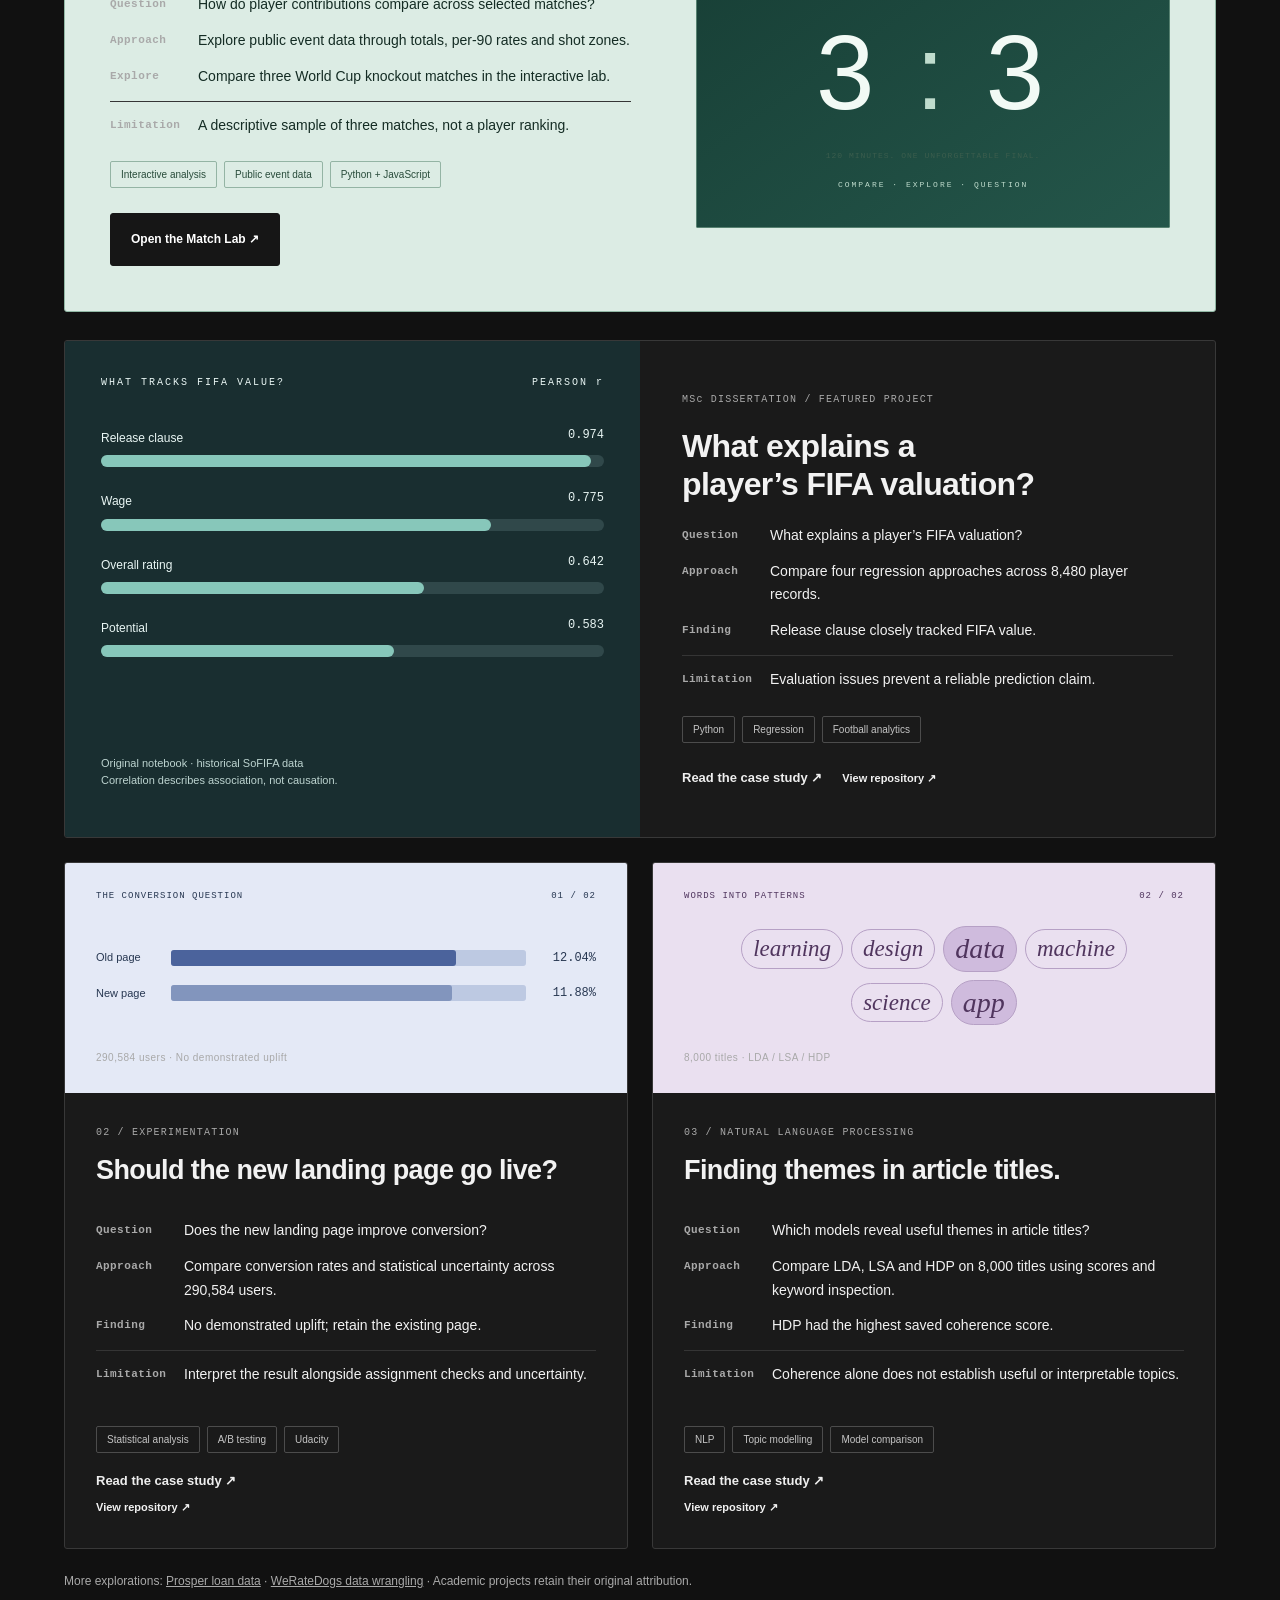
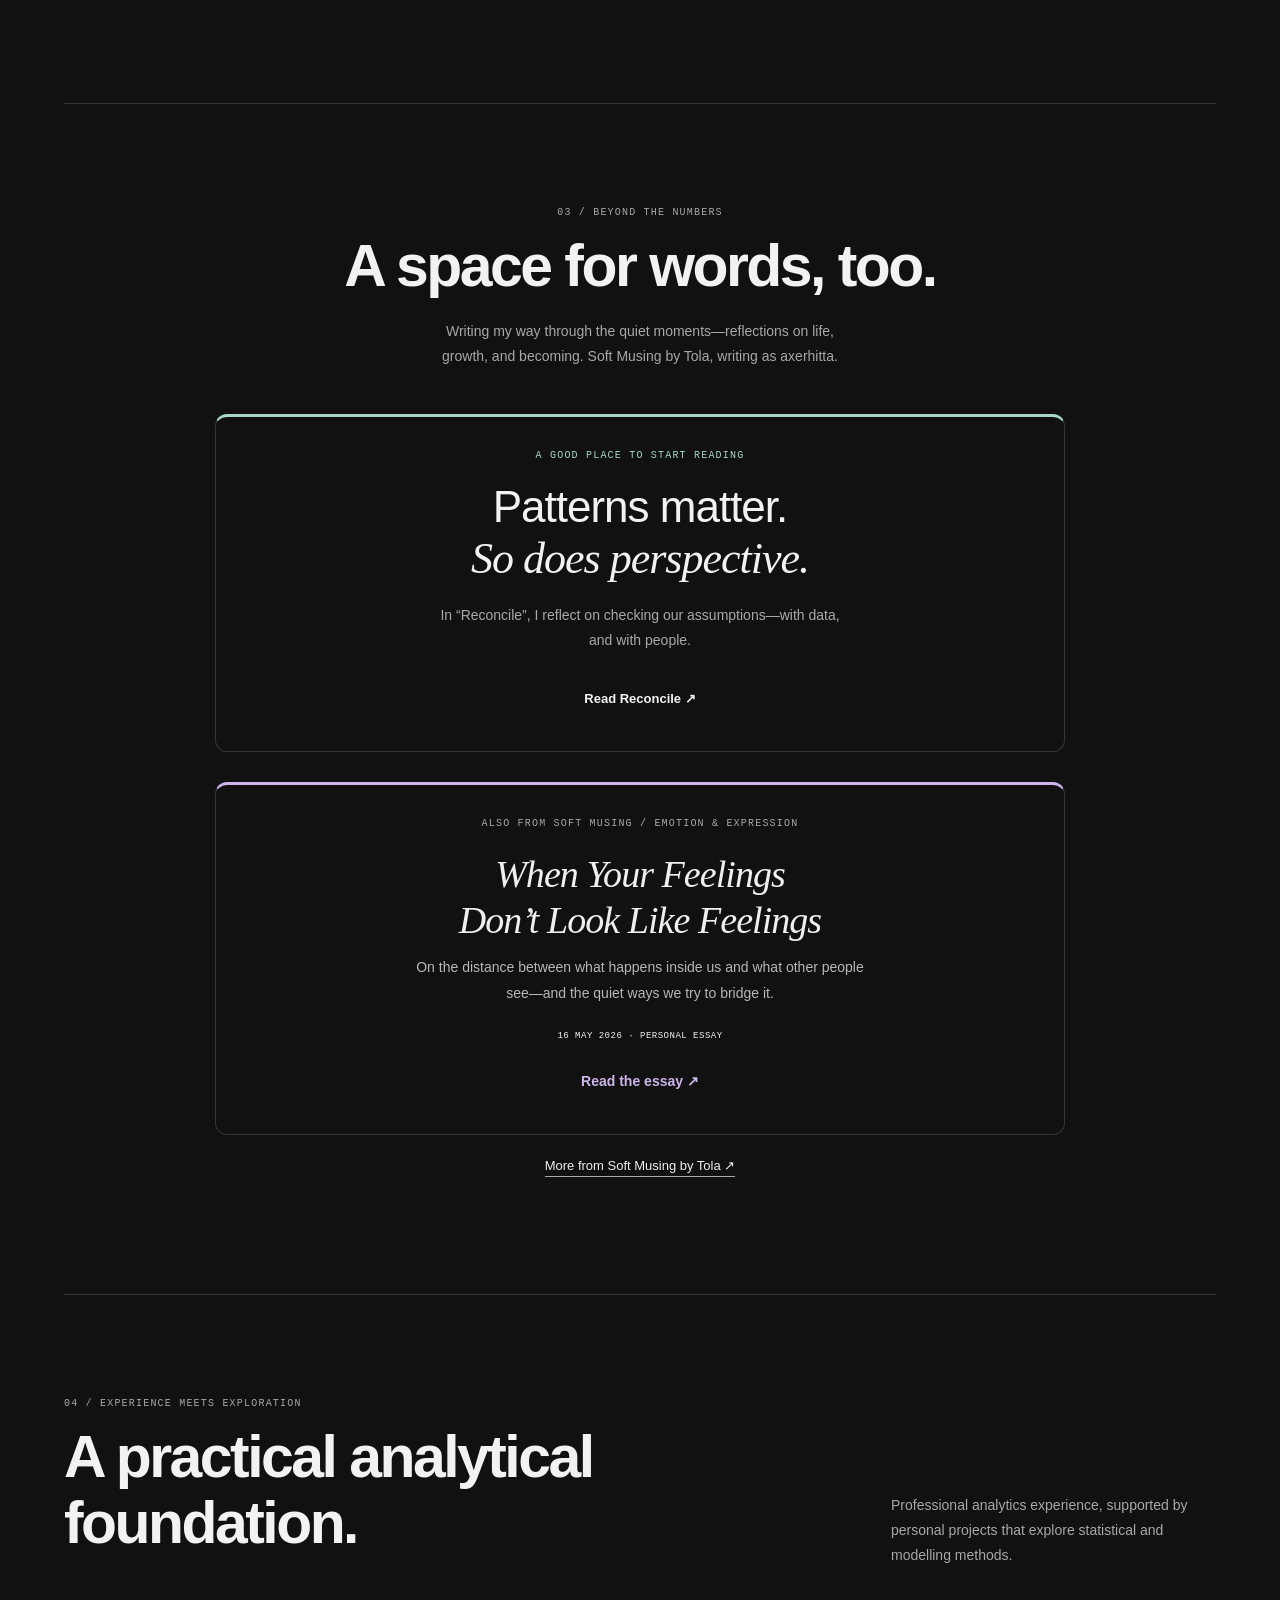
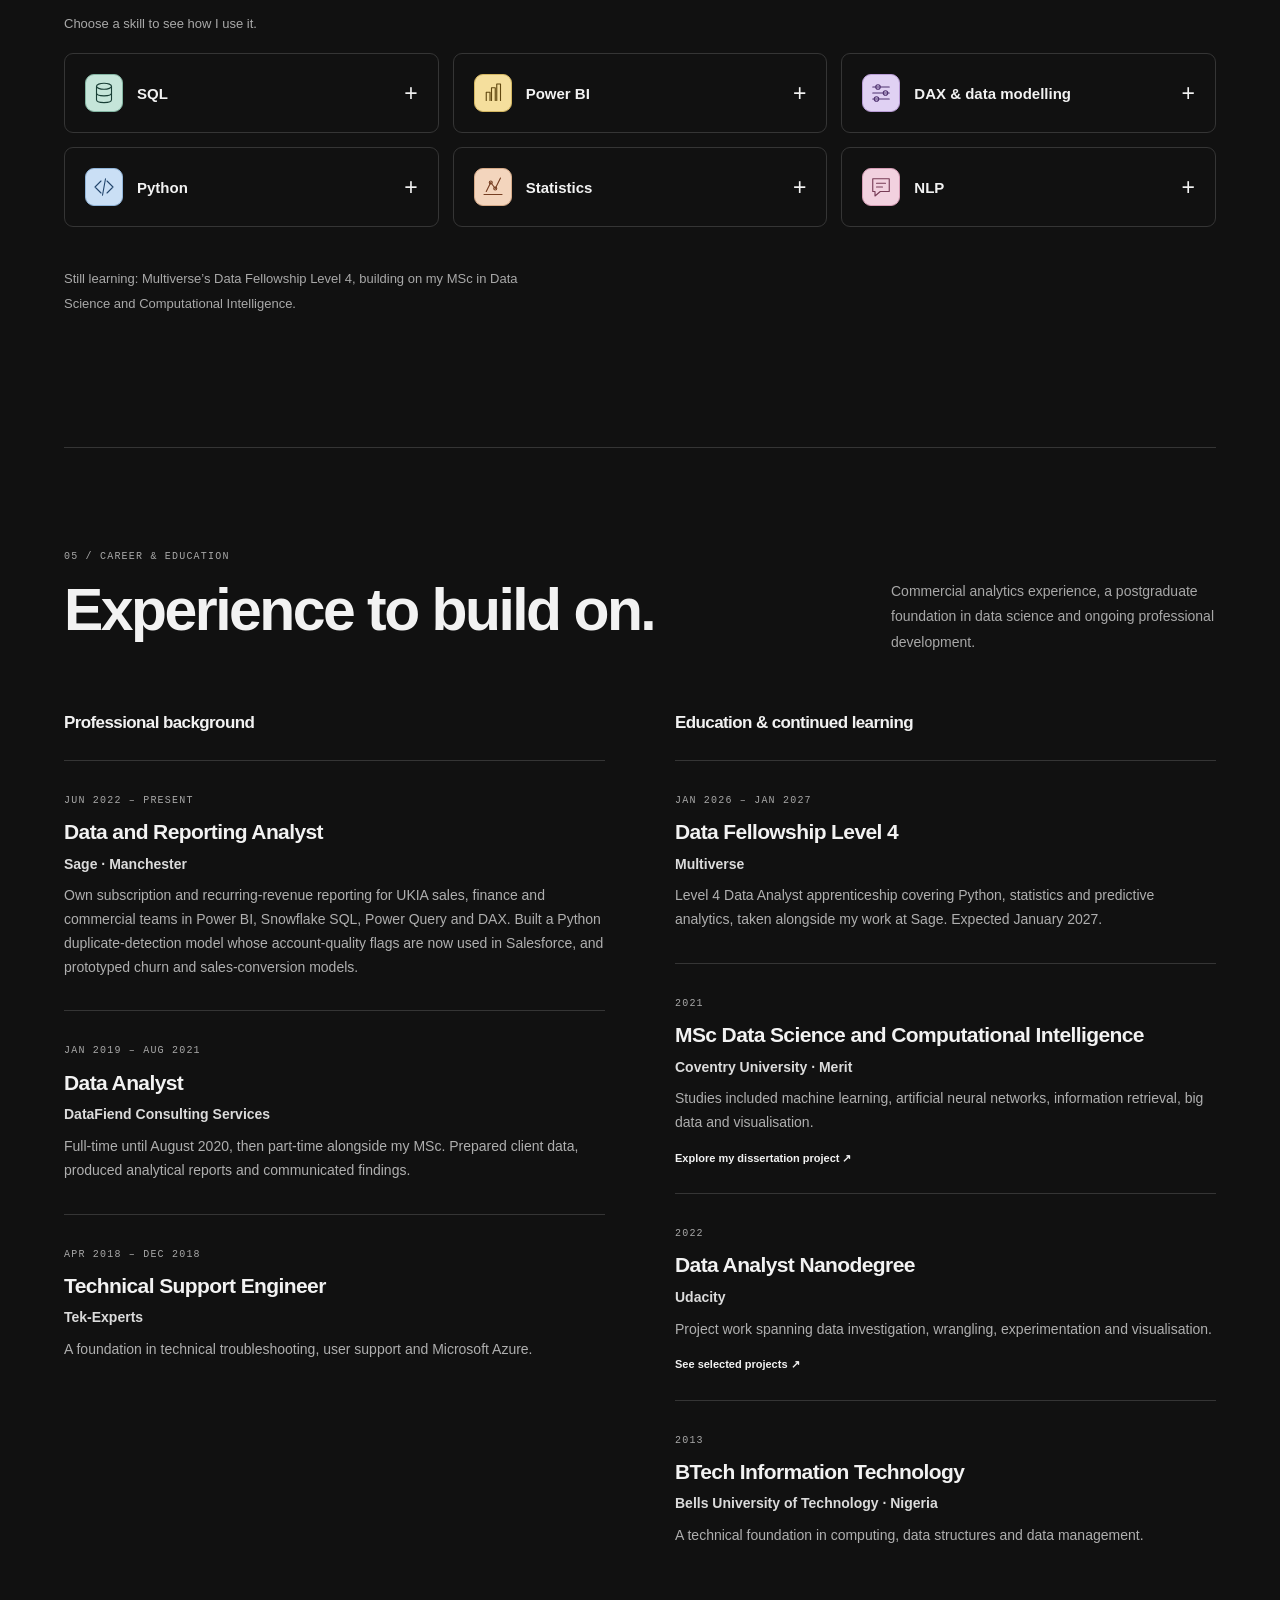
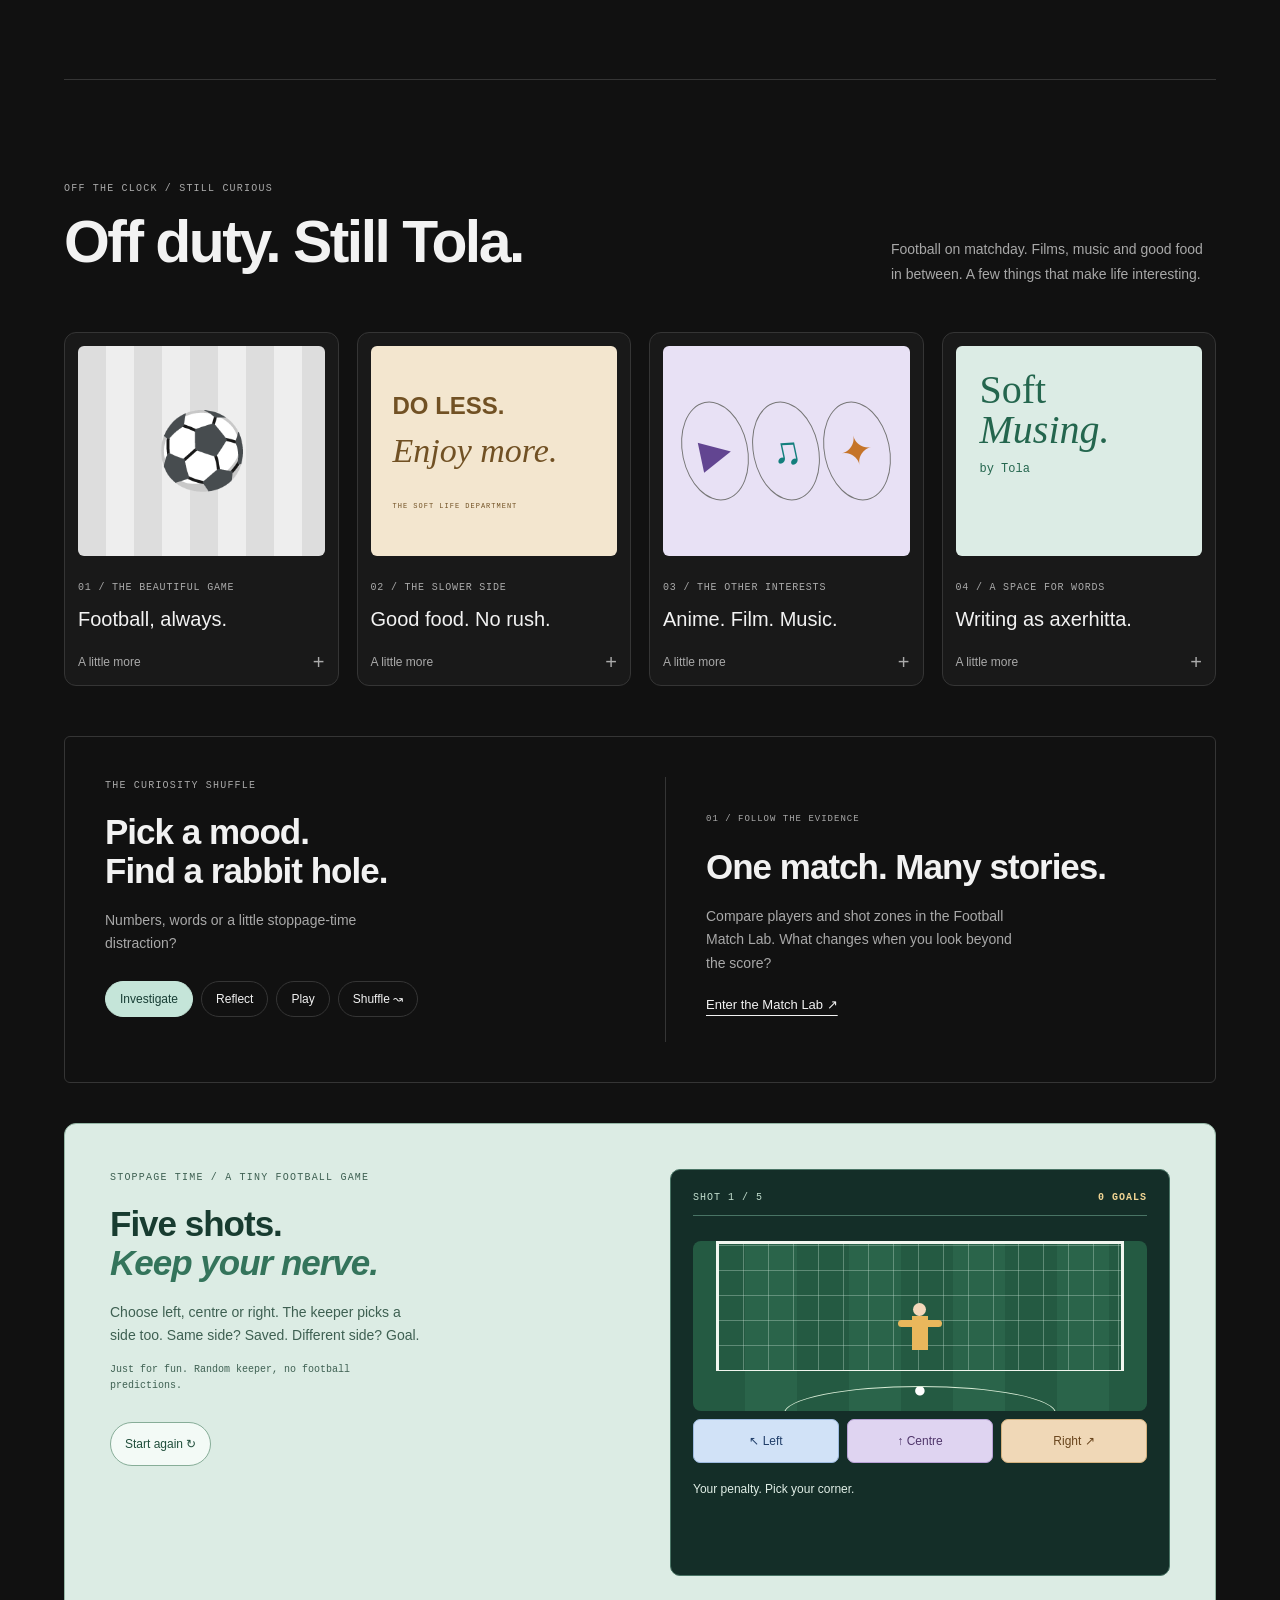
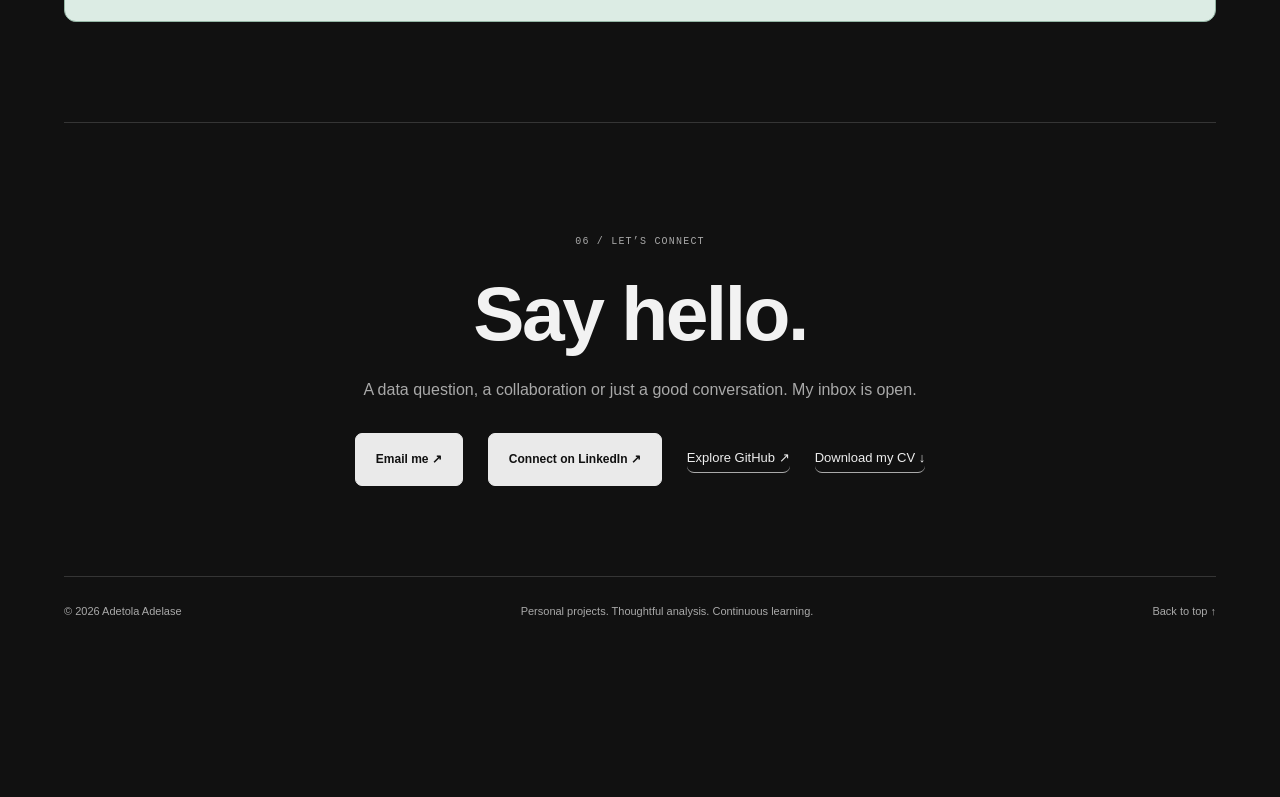
<file: previous.html>
<!DOCTYPE html>

<html lang="en"><head><meta charset="utf-8"/><meta content="width=device-width,initial-scale=1" name="viewport"/><meta content="Adetola Adelase — Data Analyst exploring applied data science. Personal projects in football analytics, experimentation and machine learning." name="description"/><title>Adetola Adelase — Data Analyst &amp; Scientist</title><style>
@import url('https://fonts.googleapis.com/css2?family=DM+Sans:wght@400;500;600;700&family=Manrope:wght@400;500;600;700;800&display=swap');
:root{--paper:#f5f4ee;--ink:#172823;--green:#24664c;--line:#d8dcd2;--muted:#66726b}*{box-sizing:border-box}html{scroll-behavior:smooth;scroll-padding-top:90px}body{margin:0;background:var(--paper);color:var(--ink);font:16px/1.7 'DM Sans',sans-serif}a{color:inherit}button,a{-webkit-tap-highlight-color:transparent}a:focus-visible,button:focus-visible{outline:3px solid #ba642c;outline-offset:5px}.wrap{max-width:1200px;margin:auto;padding:0 48px}nav{height:95px;display:flex;align-items:center;justify-content:space-between;border-bottom:1px solid var(--line)}.brand{text-decoration:none;font-weight:800;font-size:23px;letter-spacing:-1px}.brand span{color:var(--green)}nav .links{display:flex;gap:28px;font-size:13px}nav .links a{text-decoration:none}nav .links a:hover{color:var(--green)}.hero{padding:90px 0 76px;display:grid;grid-template-columns:1.25fr 1fr;gap:55px;align-items:center}.eyebrow{text-transform:uppercase;font-size:11px;letter-spacing:2px;font-weight:700;display:flex;gap:10px;align-items:center}.dot{width:7px;height:7px;background:var(--green);border-radius:50%}h1,h2,h3{font-family:Manrope,sans-serif;line-height:1.12}h1{font-size:clamp(45px,5.5vw,76px);letter-spacing:-4px;margin:25px 0}h1 em{font-family:Georgia,serif;font-weight:400;color:var(--green)}.intro{max-width:500px;color:var(--muted);font-size:17px}.actions{display:flex;align-items:center;gap:25px;margin-top:30px}.btn{background:var(--ink);color:white;padding:13px 22px;border-radius:4px;text-decoration:none;font-size:13px;font-weight:600}.textlink{font-size:13px;text-decoration:none;border-bottom:1px solid var(--ink);padding-bottom:3px}.visual{background:#e6eade;border:1px solid #d9dfd0;border-radius:140px 140px 8px 8px;padding:50px 28px 26px;position:relative;overflow:hidden}.visual svg{width:100%;height:auto;display:block}.visual-label{display:flex;justify-content:space-between;border-top:1px solid #c7d0c0;padding-top:16px;font:10px monospace;letter-spacing:1px}.caption{font:10px monospace;color:var(--muted);margin:13px 0 0}.strip{border-top:1px solid var(--line);border-bottom:1px solid var(--line);display:flex;justify-content:space-between;gap:20px;padding:22px 0;font-size:11px;letter-spacing:1px;text-transform:uppercase}.strip span:first-child{color:var(--muted)}section{padding:80px 0;border-bottom:1px solid var(--line)}.sectionhead{display:flex;align-items:end;justify-content:space-between;gap:30px;margin-bottom:35px}h2{font-size:40px;letter-spacing:-1.5px;margin:12px 0}.sectionhead p{font-size:14px;color:var(--muted);max-width:325px;margin:0}.featured{display:grid;grid-template-columns:1fr 1.05fr;border:1px solid var(--line);border-radius:8px;overflow:hidden;background:#fcfcf8}.pitch{background:#173f30;min-height:350px;padding:32px;position:relative;display:flex;flex-direction:column;justify-content:space-between;color:#d0e6ba}.pitch svg{width:100%;height:230px}.pitch-top{font:10px monospace;letter-spacing:2px;display:flex;justify-content:space-between}.projectcopy{padding:38px}.num{font:11px monospace;color:var(--green)}h3{font-size:26px;letter-spacing:-.6px;margin:13px 0}.projectcopy p,.card p{font-size:14px;color:var(--muted)}.tags{display:flex;flex-wrap:wrap;gap:7px;margin:20px 0}.tag{font-size:10px;padding:4px 9px;border:1px solid var(--line);border-radius:3px}.projectlink{font-size:12px;font-weight:700;text-decoration:none}.projectlink:hover{text-decoration:underline}.grid{display:grid;grid-template-columns:1fr 1fr;gap:20px;margin-top:20px}.card{padding:30px;border:1px solid var(--line);border-radius:8px;background:#fcfcf8}.card h3{font-size:23px}.smallnote{font-size:12px;color:var(--muted);margin-top:22px}.about{display:grid;grid-template-columns:.7fr 1.3fr;gap:65px}.about p{color:var(--muted)}.about .lead{font-size:23px;color:var(--ink);line-height:1.5;margin-top:0}.steps{display:grid;grid-template-columns:repeat(3,1fr);gap:30px;margin-top:35px}.step{border-top:1px solid var(--line);padding-top:18px}.step h3{font-size:17px}.step p{font-size:13px}.contact{text-align:center;padding:85px 0}.contact h2{font-size:52px;max-width:650px;margin:20px auto}.contact p{color:var(--muted)}.contact .actions{justify-content:center}footer{display:flex;justify-content:space-between;gap:20px;font-size:11px;color:var(--muted);padding:25px 0}dialog{max-width:680px;width:calc(100% - 32px);border:1px solid var(--line);border-radius:12px;background:var(--paper);padding:35px;color:var(--ink)}dialog::backdrop{background:#10291f88;backdrop-filter:blur(4px)}dialog p{color:var(--muted)}dialog button{float:right;background:none;border:0;font-size:24px;cursor:pointer;color:var(--ink)}.detail{border:0;background:none;padding:0;margin-right:20px;color:var(--green);font:700 12px 'DM Sans',sans-serif;cursor:pointer}.detail:hover{text-decoration:underline}@media(max-width:760px){.wrap{padding:0 22px}nav{height:76px}nav .links{gap:16px;font-size:12px}nav .links .hide{display:none}.hero{grid-template-columns:1fr;padding:55px 0 40px;gap:35px}h1{letter-spacing:-2.5px}.visual{max-width:420px;width:100%;margin:auto;padding-top:30px}.strip{flex-wrap:wrap;justify-content:flex-start;gap:13px 24px}.strip span:first-child{width:100%}section{padding:55px 0}.sectionhead{display:block}.sectionhead p{margin-top:15px}.featured,.grid,.about{grid-template-columns:1fr}.pitch{min-height:280px}.projectcopy{padding:28px}.about{gap:20px}.steps{grid-template-columns:1fr;gap:10px}.contact h2{font-size:38px}footer{flex-direction:column;gap:5px}h2{font-size:34px}}@media(prefers-reduced-motion:reduce){html{scroll-behavior:auto}}
.evidence-chart{justify-content:flex-start;padding:32px}.bars{margin:32px 0 15px}.bar-row{margin-bottom:19px}.bar-row>div:first-child{display:flex;justify-content:space-between;font-size:12px;margin-bottom:7px}.bar-row strong{font:12px monospace}.track{height:10px;background:#ffffff16;border-radius:2px}.track i{display:block;height:100%;background:#c9dfaa;border-radius:2px}.chart-note{font-size:11px;line-height:1.6;color:#bfd0bf;margin-top:auto}.skill-grid{display:grid;grid-template-columns:repeat(3,1fr);gap:32px}.skill-grid article{border-top:1px solid var(--line);padding-top:20px}.skill-grid h3{font-size:21px}.skill-grid p{font-size:14px;color:var(--muted)}.detail{text-decoration:none}.casehero{padding:60px 0 40px;max-width:900px}.casehero h1{font-size:60px;letter-spacing:-2.5px}.case-layout{display:grid;grid-template-columns:1fr 1fr;gap:50px}.case-layout h3{font-size:22px}.case-layout p,.case-text p,.case-text li{color:var(--muted)}.case-text{max-width:850px}.facts{display:grid;grid-template-columns:repeat(3,1fr);gap:20px;border-top:1px solid var(--line);padding:25px 0}.facts strong{font-size:26px;display:block}.facts span{font-size:12px;color:var(--muted)}table{width:100%;border-collapse:collapse;font-size:14px}th,td{text-align:left;padding:13px;border-bottom:1px solid var(--line)}th{font-size:11px;text-transform:uppercase;letter-spacing:1px}.notice{border-left:3px solid var(--green);padding:18px 25px;background:#e7ecdf}.case-nav{display:flex;gap:20px;flex-wrap:wrap;font-size:13px}.case-nav a{color:var(--green)}@media(max-width:760px){.skill-grid,.case-layout{grid-template-columns:1fr}.casehero h1{font-size:42px}.facts{grid-template-columns:1fr 1fr}.evidence-chart{min-height:340px}.case-layout{gap:20px}}.credential-line{font:11px/1.7 monospace;color:var(--green);margin-top:22px}.background-grid{display:grid;grid-template-columns:1fr 1fr;gap:70px}.column-label{font-size:17px;margin-bottom:28px}.timeline-entry{border-top:1px solid var(--line);padding:23px 0}.timeline-entry h3{font-size:21px;margin:9px 0}.timeline-entry p{font-size:14px;color:var(--muted);margin:8px 0}.timeline-entry .institution{color:var(--green);font-weight:600}.skill-grid a{font-size:12px}@media(max-width:760px){.background-grid{grid-template-columns:1fr;gap:25px}.credential-line{font-size:10px}}.writing-feature{display:flex;align-items:center;justify-content:space-between;gap:30px;background:#e7ecdf;padding:32px;border:1px solid var(--line);border-radius:8px}.writing-feature h3{font-family:Georgia,serif;font-weight:400;font-size:38px}.writing-feature p{font-size:14px;color:var(--muted)}.writing-feature .btn{flex-shrink:0}@media(max-width:760px){.writing-feature{align-items:flex-start;flex-direction:column;padding:25px}}
/* Centre the phone layout; preserve the desktop composition. */
@media(max-width:760px){
 .wrap{padding-inline:20px}
 nav{height:auto;min-height:100px;flex-direction:column;justify-content:center;gap:10px;padding:16px 0}
 nav .links{justify-content:center;flex-wrap:wrap;gap:10px 20px}
 .hero,.sectionhead,.projectcopy,.card,.about,.skill-grid,.background-grid,.writing-feature,.contact,.casehero,.case-layout,.case-text,.facts,.notice,footer{text-align:center}
 .hero{padding-top:40px}
 h1{font-size:clamp(36px,10.5vw,54px);letter-spacing:-1.8px}
 .hero>div,.sectionhead>div,.about>div,.background-grid>div{min-width:0}
 .intro,.sectionhead p,.casehero,.case-text{margin-inline:auto}
 .eyebrow{justify-content:center;flex-wrap:wrap;letter-spacing:1.5px}
 .actions{justify-content:center;flex-wrap:wrap;gap:16px 22px}
 .btn{max-width:100%}
 .strip{justify-content:center;text-align:center}
 .tags{justify-content:center}
 .detail{display:inline-block;margin:0 10px 12px}
 .projectlink{display:inline-block;margin-bottom:8px}
 .writing-feature{align-items:center}
 .credential-line{max-width:36ch;margin-inline:auto;line-height:1.9}
 footer{align-items:center}
 .casehero h1{font-size:clamp(34px,10vw,46px)}
 .facts{justify-items:center}
 .pitch,.bar-row,.chart-note,dialog,th,td{text-align:left}
 .pitch-top{gap:14px;flex-wrap:wrap}
 .visual-label{gap:12px;flex-wrap:wrap}
 .smallnote{overflow-wrap:anywhere}
}
.portrait{margin:0;min-width:0}.portrait img{display:block;width:100%;height:auto;aspect-ratio:768/820;object-fit:cover;border-radius:140px 140px 8px 8px;border:1px solid var(--line);filter:grayscale(1)}.portrait figcaption{font-size:11px;color:var(--muted);margin-top:14px;text-align:center}@media(max-width:760px){.portrait{max-width:390px;width:100%;margin-inline:auto}.portrait img{border-radius:100px 100px 8px 8px}}

/* Editorial refresh */
:root{--paper:#f7f6ef;--ink:#172b25;--muted:#56675e;--green:#285e46;--line:#d7ddd1}
body{background-image:radial-gradient(ellipse at 95% 5%,#e7ecdd70,transparent 35%)}
.wrap{max-width:1280px;padding-inline:56px}nav{height:100px}.brand{font-size:25px}nav .links a{position:relative;padding:10px 0}nav .links a:after{content:'';position:absolute;left:0;bottom:4px;width:0;height:1px;background:var(--green);transition:width .2s}nav .links a:hover:after{width:100%}
.hero{grid-template-columns:1.15fr 1fr;gap:65px;padding:85px 0 90px}.hero h1{font-size:clamp(48px,5.1vw,68px);line-height:1.08;letter-spacing:-3.3px;margin:25px 0}.hero h1 em{display:inline-block;margin-top:12px;font-size:.91em;line-height:1.14}.intro{font-size:17px;line-height:1.8;max-width:490px}.credential-line{font:11px/1.8 'DM Sans',sans-serif;max-width:440px}.hero .actions{margin-top:29px}.btn{border-radius:100px;padding:14px 23px;display:inline-block;transition:background .2s,transform .2s}.btn:hover{background:var(--green);transform:translateY(-2px)}.textlink:hover{color:var(--green)}
.portrait{position:relative;padding:0 12px 0 0}.portrait img{aspect-ratio:4/4.6;border-radius:180px 180px 12px 12px;object-position:50% 48%;box-shadow:12px 12px 0 #e3e9db}.portrait figcaption{font:9px/1.6 monospace;letter-spacing:1.3px;margin-top:26px}.portrait-note{position:absolute;right:-14px;bottom:58px;background:#e2eacb;padding:19px 22px;font:italic 19px/1.25 Georgia,serif;transform:rotate(-6deg);box-shadow:0 7px 20px #1728230c;border:1px solid #cdd7bd}
.strip{padding:24px 0;letter-spacing:1.6px}.sectionhead{margin-bottom:42px}section{padding:90px 0}h2{font-size:44px;line-height:1.12}h2 em{font-family:Georgia,serif;font-weight:400;color:var(--green)}.sectionhead p{line-height:1.8}.featured,.card{border-radius:16px;transition:transform .25s,box-shadow .25s,border-color .25s}.featured:hover,.card:hover{transform:translateY(-4px);box-shadow:0 16px 40px #1728230b;border-color:#aebfa8}.featured{grid-template-columns:1fr 1fr}.pitch{background:#193e30;padding:36px}.bars{margin-top:40px}.bar-row{margin-bottom:24px}.track{height:12px;border-radius:10px}.track i{border-radius:10px}.projectcopy{padding:40px}.projectcopy h3{font-size:30px;line-height:1.2;margin-top:17px}.takeaway{border-left:2px solid #a8bd88;padding:0 0 0 14px;font-size:14px!important;line-height:1.7;color:var(--ink)!important}.takeaway>span{display:block;font:9px/1.8 monospace;letter-spacing:1.5px;color:var(--green);margin-bottom:4px}.projectcopy .tags{margin-top:24px}.tag{border-radius:100px;background:#f2f4eb;padding:4px 10px}.detail{font-size:13px;display:inline-block;margin-bottom:10px}.projectlink{font-size:11px}.grid{gap:24px;margin-top:24px}.grid>.card{padding:0;overflow:hidden;display:flex;flex-direction:column}.card-body{padding:31px;display:flex;flex-direction:column;flex:1}.card-body h3{font-size:27px;line-height:1.2}.card-body .tags{margin-top:auto;padding-top:15px}.card-body .takeaway{margin-bottom:25px}.project-preview{height:230px;padding:27px 31px;display:flex;flex-direction:column;justify-content:space-between}.preview-top{display:flex;justify-content:space-between;font:9px/1.4 monospace;letter-spacing:1px;gap:12px}.project-preview p{font-size:10px;letter-spacing:.5px;margin:0;color:inherit}.preview-ab{background:#e6e9dd;color:#314636}.conversion-chart{display:grid;gap:17px}.conversion-chart>div{display:grid;grid-template-columns:63px 1fr 58px;align-items:center;gap:12px;font-size:11px}.conversion-chart strong{font:12px monospace;text-align:right}.mini-track{height:16px;background:#d5dccb;border-radius:3px}.mini-track i{display:block;height:100%;background:#3e694e;border-radius:3px}.conversion-chart>div+div i{background:#91a47b}.preview-nlp{background:#eae1d7;color:#594a3e}.topic-cloud{display:flex;gap:8px;flex-wrap:wrap;align-items:center;justify-content:center;padding:12px 15px}.topic-cloud span{font:italic 23px/1.2 Georgia,serif;padding:5px 11px;border:1px solid #c8b8a6;border-radius:100px}.topic-cloud span:nth-child(3n){background:#ded0bd;font-size:28px}.skill-grid{gap:24px}.skill-grid article{padding:25px;background:#eff1e7;border:1px solid #dce2d3;border-radius:12px}.skill-grid h3{line-height:1.3}.about{gap:80px}.about .lead{font-family:Georgia,serif;font-size:30px;line-height:1.4}.writing-feature{border-radius:16px;padding:40px}.contact h2{font-size:58px}.contact .eyebrow{color:var(--green)}footer a{text-decoration:none}.sectionhead,.featured,.grid>.card,.skill-grid>article,.writing-feature{transition:opacity .55s ease,transform .55s ease,box-shadow .25s,border-color .25s}.reveal-pending{opacity:0;transform:translateY(18px)}
@media(min-width:761px) and (max-width:1000px){.wrap{padding-inline:32px}.hero{gap:35px}.hero h1{font-size:49px}.projectcopy{padding:28px}.projectcopy h3{font-size:25px}.card-body{padding:25px}.project-preview{padding:25px}.topic-cloud{padding:5px}.topic-cloud span{font-size:18px}.topic-cloud span:nth-child(3n){font-size:22px}}
@media(max-width:760px){.wrap{padding-inline:22px}nav{height:auto}.hero{grid-template-columns:1fr;padding:48px 0 55px;gap:40px}.hero h1{font-size:clamp(38px,10.5vw,60px);letter-spacing:-2px;line-height:1.1}.hero h1 em{margin-top:10px}.intro{font-size:16px;max-width:33ch}.credential-line{max-width:34ch;font-size:11px}.portrait{max-width:370px;padding-right:12px}.portrait img{border-radius:140px 140px 12px 12px;aspect-ratio:4/4.3}.portrait-note{right:0;bottom:60px;font-size:17px;padding:15px 18px}.portrait figcaption{font-size:8px;letter-spacing:.7px}.strip{gap:13px 20px;font-size:10px}section{padding:60px 0}.sectionhead{margin-bottom:30px}h2{font-size:35px}.featured{grid-template-columns:1fr}.pitch{padding:28px;min-height:340px}.projectcopy{padding:28px 24px}.projectcopy h3{font-size:28px}.takeaway{text-align:left;max-width:38ch;margin-inline:auto}.projectcopy .takeaway{margin-top:22px}.grid{gap:22px}.card-body{padding:27px 24px}.card-body h3{font-size:27px}.project-preview{height:225px;padding:26px 24px}.preview-top{text-align:left;font-size:8px}.topic-cloud{max-width:350px;margin:auto;padding:12px 0}.topic-cloud span{font-size:20px}.topic-cloud span:nth-child(3n){font-size:25px}.skill-grid article{padding:25px 22px}.about{gap:20px}.about .lead{font-size:27px}.writing-feature{padding:30px 24px}.contact h2{font-size:40px}.card-body .detail{margin-right:0}.projectcopy .detail{display:block;margin:0 0 13px}.projectcopy .projectlink{margin:0}.portrait-note{text-align:left}}
@media(prefers-reduced-motion:reduce){html{scroll-behavior:auto}*,*:before,*:after{animation:none!important;transition:none!important}.reveal-pending{opacity:1;transform:none}.featured:hover,.card:hover,.btn:hover{transform:none}}
.lab-feature{display:grid;grid-template-columns:1.1fr 1fr;gap:45px;align-items:center;margin-top:28px;padding:40px;border:1px solid #c5d1b7;border-radius:16px;background:#e9efdc}.lab-feature h3{font-size:35px;margin:16px 0}.lab-feature p{font-size:14px;color:var(--muted);max-width:460px}.lab-feature .tags{margin:20px 0 25px}.lab-art{background:#1c4032;color:#dfebcc;border-radius:12px;padding:38px 25px;text-align:center}.lab-art>span{font:10px monospace;letter-spacing:3px}.lab-art strong{display:block;font:80px/1.5 Manrope,sans-serif;letter-spacing:8px}.lab-art i{font-style:normal;font-weight:400;color:#8ca67c}.lab-art p{font:8px monospace;letter-spacing:1px;color:#c3d4b7;margin:0 auto 20px}.lab-art>div{font:8px monospace;color:#c7d9b7;letter-spacing:2px}.essay-grid{display:grid;grid-template-columns:1fr 1fr;gap:24px}.essay{display:flex;flex-direction:column;border-top:1px solid #b6c5a5;text-decoration:none;padding:30px 0 22px}.essay h3{font:italic 32px/1.25 Georgia,serif;margin:20px 0 12px}.essay:hover h3{color:var(--green)}.essay p{font-size:14px;color:var(--muted);max-width:470px;margin:0 0 22px}.essay-meta{font:9px monospace;color:var(--green);letter-spacing:.5px;margin-top:auto}.skip-link{position:absolute;top:-100px;left:20px;background:var(--ink);color:white;padding:12px 18px;z-index:10}.skip-link:focus{top:15px}@media(max-width:760px){.lab-feature{grid-template-columns:1fr;gap:25px;padding:28px 23px;text-align:center}.lab-feature h3{font-size:30px}.lab-feature .eyebrow{justify-content:center}.lab-art{padding:28px 20px}.lab-art strong{font-size:65px}.essay-grid{grid-template-columns:1fr;gap:10px}.essay{text-align:center;padding-top:25px}.essay h3{font-size:30px}.essay p{margin-inline:auto}}</style><link href="assets/favicon.svg" rel="icon"/><link href="https://tola-adelase.github.io/" rel="canonical"/><meta content="Adetola Adelase — Data Analyst &amp; Scientist" property="og:title"/><meta content="Adetola Adelase — Data Analyst exploring applied data science. Personal projects in football analytics, experimentation and machine learning." property="og:description"/><meta content="website" property="og:type"/><meta content="https://tola-adelase.github.io/" property="og:url"/><meta content="https://tola-adelase.github.io/assets/tola-portrait.jpg" property="og:image"/><link href="assets/editorial.css" rel="stylesheet"/><script src="assets/personality.js"></script><link href="assets/personality.css?v=evidence-polish-1" rel="stylesheet"/><script>(function(){var desktop=matchMedia('(min-width: 1200px) and (pointer: fine)');function route(){var classic=location.pathname.endsWith('/previous.html');if(desktop.matches===classic)return;var key=location.hash.slice(1),toClassic={work:'projects',words:'writing',play:'beyond',main:'top'},toMobile={projects:'work',writing:'words',beyond:'play',top:'main',background:'about',skills:'about'};var hash=classic?(toMobile[key]||key):(toClassic[key]||key);location.replace((classic?'index.html':'previous.html')+(hash?'#'+hash:''));}route();desktop.addEventListener('change',route);})();</script></head><body class="portfolio-studio"><a class="skip-link" href="#main-content">Skip to content</a><div class="wrap"><nav aria-label="Main navigation"><a aria-label="Tola, back to top" class="brand" href="#top">ta<span>.</span></a><div class="links"><a href="#about">About</a><a href="#projects">Work</a><a href="#writing">Words</a><a class="nav-contact" href="#contact">Let’s talk ↗</a><button aria-label="Switch to light theme" aria-pressed="false" class="theme-toggle" type="button"><span aria-hidden="true">◐</span><span class="theme-label">Light</span></button></div></nav><main id="main-content"><header class="hero" id="top"><div class="hero-copy"><p class="eyebrow">ADETOLA ADELASE / DATA ANALYST &amp; SCIENTIST</p><h1>Data.<br/><em>Curiosity.</em><br/>Perspective.</h1><p class="intro">I’m Tola. I explore data, build useful tools and follow the questions that interest me. Commercial analytics at Sage; football, statistics and applied data science in my personal projects.</p><div class="actions"><a class="btn" href="#projects">Explore the work <span>↘</span></a><button class="desk-launch" data-open-explorer="">Open my workspace <span>⌘</span></button></div><p class="credential-line">MSc Data Science and Computational Intelligence<br/>Multiverse Data Fellowship Level 4 · in progress</p></div><figure class="portrait"><img alt="Black-and-white portrait of Adetola Adelase" fetchpriority="high" height="820" src="assets/tola-portrait.jpg" width="768"/><figcaption><span>MANCHESTER, UK</span><span>DATA / FOOTBALL / WORDS</span></figcaption><span aria-hidden="true" class="portrait-mark">ta.</span></figure><div class="hero-foot"><span>DATA MIND. CURIOUS SPIRIT.</span><a href="#projects">SCROLL TO EXPLORE ↓</a></div></header><div class="strip toolkit-strip"><div class="toolkit-heading"><span>My analytical toolkit</span><label class="toolkit-pause"><input type="checkbox" aria-label="Pause toolkit animation"/> Pause motion</label></div><div class="toolkit-window"><div class="toolkit-track"><div class="toolkit-group"><span>Python</span><span>SQL</span><span>Power BI</span><span>DAX</span><span>Statistics</span><span>Machine learning</span></div><div class="toolkit-group" aria-hidden="true"><span>Python</span><span>SQL</span><span>Power BI</span><span>DAX</span><span>Statistics</span><span>Machine learning</span></div></div></div></div><section class="about" id="about"><div><div class="eyebrow">01 / The person behind the data</div><h2>Analytical by trade.<br/>Curious by nature.</h2></div><div><div class="tola-definition"><span class="eyebrow">A SMALL DEFINITION</span><h3>Tola<span>.</span></h3><p class="definition-type">(noun)</p><ol><li>A data analyst and scientist who enjoys making messy questions clearer.</li><li>Equally curious about football, films, music and human behaviour.</li><li>Usually investigating something—or writing about it.</li></ol><span class="definition-foot">DATA MIND. CURIOUS SPIRIT.</span></div><p class="lead">I like the part where a messy question starts to make sense.</p><p>I’m a Data and Reporting Analyst at Sage in Manchester, working in UKIA (UK, Ireland and Africa) Sales Operations, Reporting &amp; Analytics. I own subscription and recurring-revenue reporting in Power BI, using Snowflake SQL, Power Query and DAX, and I use Python for modelling and data quality. The work starts well before a visual: agreeing what a measure means, checking the numbers and making the answer useful.</p><aside class="professional-note"><span class="eyebrow">PROFESSIONAL EXPERIENCE</span><h3>Clear thinking. Useful reporting.</h3><p>My professional experience includes preparing and validating data, developing reporting, defining measures and communicating findings. I use Snowflake SQL, Power BI, DAX and Python to make complex questions easier to understand.</p><p class="project-caveat">Professional reports, data, models and internal business details remain private. All project examples here are personal or academic work.</p></aside><p>I hold an MSc in Data Science and Computational Intelligence from Coventry University. My dissertation explored football player valuation using machine learning—a subject that connects my technical interests with my love of football.</p><p>I’m building on that foundation through Multiverse’s Data Fellowship Level 4, alongside my commercial analytics work. This portfolio brings together my personal and academic projects, with a focus on the questions, methods and judgement behind the work.</p><p>Away from the spreadsheets: football, films, music, anime, art and good food. Sometimes I write about the patterns that don’t fit neatly into a dataset.</p><div class="steps"><div class="step"><span class="num">01</span><h3>Understand</h3><p>What question matters, and what can the data tell us?</p></div><div class="step"><span class="num">02</span><h3>Investigate</h3><p>Explore patterns, compare approaches and challenge assumptions.</p></div><div class="step"><span class="num">03</span><h3>Communicate</h3><p>Explain the evidence clearly, including its limitations.</p></div></div></div></section><section id="projects"><div class="sectionhead"><div><div class="eyebrow">02 / Selected work</div><h2>Questions worth<br/><em>looking into.</em></h2></div><p>From football valuations to online experiments. A selection of my independent and academic projects.</p></div><article class="lab-feature"><div><div class="eyebrow">PERSONAL PROJECT / TRY IT YOURSELF</div><h3>Football Match Lab.</h3><dl class="project-evidence"><div><dt>Question</dt><dd>How do player contributions compare across selected matches?</dd></div><div><dt>Approach</dt><dd>Explore public event data through totals, per-90 rates and shot zones.</dd></div><div><dt>Explore</dt><dd>Compare three World Cup knockout matches in the interactive lab.</dd></div><div><dt>Limitation</dt><dd>A descriptive sample of three matches, not a player ranking.</dd></div></dl><div class="tags"><span class="tag">Interactive analysis</span><span class="tag">Public event data</span><span class="tag">Python + JavaScript</span></div><a class="btn" href="football-match-lab.html">Open the Match Lab ↗</a></div><div aria-hidden="true" class="lab-art"><span>ARGENTINA / FRANCE</span><strong>3 <i>:</i> 3</strong><p>120 MINUTES. ONE UNFORGETTABLE FINAL.</p><div>COMPARE · EXPLORE · QUESTION</div></div></article><article class="featured project-feature"><div class="pitch evidence-chart"><div class="pitch-top"><span>WHAT TRACKS FIFA VALUE?</span><span>PEARSON r</span></div><div aria-label="Correlation with FIFA player value: release clause 0.974, wage 0.775, overall rating 0.642, potential 0.583. Correlation is not causation." class="bars" role="img"><div class="bar-row"><div><span>Release clause</span><strong>0.974</strong></div><div class="track"><i style="width:97.4431%"></i></div></div><div class="bar-row"><div><span>Wage</span><strong>0.775</strong></div><div class="track"><i style="width:77.4808%"></i></div></div><div class="bar-row"><div><span>Overall rating</span><strong>0.642</strong></div><div class="track"><i style="width:64.2495%"></i></div></div><div class="bar-row"><div><span>Potential</span><strong>0.583</strong></div><div class="track"><i style="width:58.289199999999994%"></i></div></div></div><p class="chart-note">Original notebook · historical SoFIFA data<br/>Correlation describes association, not causation.</p></div><div class="projectcopy"><span class="num">MSc DISSERTATION / FEATURED PROJECT</span><h3>What explains a player’s FIFA valuation?</h3><dl class="project-evidence"><div><dt>Question</dt><dd>What explains a player’s FIFA valuation?</dd></div><div><dt>Approach</dt><dd>Compare four regression approaches across 8,480 player records.</dd></div><div><dt>Finding</dt><dd>Release clause closely tracked FIFA value.</dd></div><div><dt>Limitation</dt><dd>Evaluation issues prevent a reliable prediction claim.</dd></div></dl><div class="tags"><span class="tag">Python</span><span class="tag">Regression</span><span class="tag">Football analytics</span></div><a class="detail" href="football-case-study.html">Read the case study ↗</a><a class="projectlink" href="https://github.com/Tola-adelase/predicting-market-value-of-football-players-using-machine-learning-algorithm" rel="noopener noreferrer" target="_blank">View repository ↗</a></div></article><div class="grid"><article class="card"><div class="project-preview preview-ab"><div class="preview-top"><span>THE CONVERSION QUESTION</span><span>01 / 02</span></div><div aria-label="Old page conversion 12.04 percent, new page 11.88 percent. Bar scale zero to 15 percent." class="conversion-chart" role="img"><div><span>Old page</span><div class="mini-track"><i style="width:80.2575%"></i></div><strong>12.04%</strong></div><div><span>New page</span><div class="mini-track"><i style="width:79.2054%"></i></div><strong>11.88%</strong></div></div><p>290,584 users · No demonstrated uplift</p></div><div class="card-body"><span class="num">02 / EXPERIMENTATION</span><h3>Should the new landing page go live?</h3><dl class="project-evidence"><div><dt>Question</dt><dd>Does the new landing page improve conversion?</dd></div><div><dt>Approach</dt><dd>Compare conversion rates and statistical uncertainty across 290,584 users.</dd></div><div><dt>Finding</dt><dd>No demonstrated uplift; retain the existing page.</dd></div><div><dt>Limitation</dt><dd>Interpret the result alongside assignment checks and uncertainty.</dd></div></dl><div class="tags"><span class="tag">Statistical analysis</span><span class="tag">A/B testing</span><span class="tag">Udacity</span></div><a class="detail" href="ab-testing-case-study.html">Read the case study ↗</a><a class="projectlink" href="https://github.com/Tola-adelase/Analyze_ab_test_results-showcase-udacityproject" rel="noopener noreferrer" target="_blank">View repository ↗</a></div></article><article class="card"><div class="project-preview preview-nlp"><div class="preview-top"><span>WORDS INTO PATTERNS</span><span>02 / 02</span></div><div aria-hidden="true" class="topic-cloud"><span>learning</span><span>design</span><span>data</span><span>machine</span><span>science</span><span>app</span></div><p>8,000 titles · LDA / LSA / HDP</p></div><div class="card-body"><span class="num">03 / NATURAL LANGUAGE PROCESSING</span><h3>Finding themes in article titles.</h3><dl class="project-evidence"><div><dt>Question</dt><dd>Which models reveal useful themes in article titles?</dd></div><div><dt>Approach</dt><dd>Compare LDA, LSA and HDP on 8,000 titles using scores and keyword inspection.</dd></div><div><dt>Finding</dt><dd>HDP had the highest saved coherence score.</dd></div><div><dt>Limitation</dt><dd>Coherence alone does not establish useful or interpretable topics.</dd></div></dl><div class="tags"><span class="tag">NLP</span><span class="tag">Topic modelling</span><span class="tag">Model comparison</span></div><a class="detail" href="topic-modelling-case-study.html">Read the case study ↗</a><a class="projectlink" href="https://github.com/Tola-adelase/topic-modelling" rel="noopener noreferrer" target="_blank">View repository ↗</a></div></article></div><p class="smallnote">More explorations: <a href="https://github.com/Tola-adelase/data-visualization-udacityproject" rel="noopener noreferrer" target="_blank">Prosper loan data</a> · <a href="https://github.com/Tola-adelase/Wrangle-and-Analyze-Data-UdacityProject" rel="noopener noreferrer" target="_blank">WeRateDogs data wrangling</a> · Academic projects retain their original attribution.</p></section><section id="writing"><div class="sectionhead"><div><div class="eyebrow">03 / Beyond the numbers</div><h2>A space for words, too.</h2></div><p>Writing my way through the quiet moments—reflections on life, growth, and becoming. Soft Musing by Tola, writing as axerhitta.</p></div><div class="featured-writing"><span class="eyebrow">A GOOD PLACE TO START READING</span><h3>Patterns matter.<br/><em>So does perspective.</em></h3><p>In “Reconcile”, I reflect on checking our assumptions—with data, and with people.</p><a href="https://axerhitta.substack.com/p/reconcile" rel="noopener noreferrer" target="_blank">Read Reconcile ↗</a></div><div class="essay-grid"><a class="essay" href="https://axerhitta.substack.com/p/when-your-feelings-dont-look-like" rel="noopener noreferrer" target="_blank"><span class="num">ALSO FROM SOFT MUSING / EMOTION &amp; EXPRESSION</span><h3>When Your Feelings Don’t Look Like Feelings</h3><p>On the distance between what happens inside us and what other people see—and the quiet ways we try to bridge it.</p><span class="essay-meta">16 MAY 2026 · PERSONAL ESSAY</span><span class="essay-read">Read the essay ↗</span></a></div><p><a class="textlink" href="https://axerhitta.substack.com/" rel="noopener noreferrer" target="_blank">More from Soft Musing by Tola ↗</a></p></section><section id="skills"><div class="sectionhead"><div><div class="eyebrow">04 / Experience meets exploration</div><h2>A practical analytical foundation.</h2></div><p>Professional analytics experience, supported by personal projects that explore statistical and modelling methods.</p></div><div class="skill-explorer"><p class="skill-instruction">Choose a skill to see how I use it.</p><div class="skill-evidence-grid"><details class="skill-evidence"><summary><svg class="skill-illustration" viewBox="0 0 32 32" fill="none" stroke="currentColor" stroke-width="1.5" stroke-linecap="round" stroke-linejoin="round" aria-hidden="true"><ellipse cx="16" cy="7" rx="10" ry="4"/><path d="M6 7v18c0 5 20 5 20 0V7M6 16c0 5 20 5 20 0"/></svg><span>SQL</span><span class="skill-plus" aria-hidden="true">+</span></summary><div class="skill-evidence-body"><h3>Prepare the data before telling the story.</h3><p>At Sage, I use Snowflake SQL to prepare, deduplicate and reconcile subscription data before it reaches a report.</p><a href="mailto:tola.adelase@gmail.com">Ask about my experience ↗</a></div></details><details class="skill-evidence"><summary><svg class="skill-illustration" viewBox="0 0 32 32" fill="none" stroke="currentColor" stroke-width="1.5" stroke-linecap="round" stroke-linejoin="round" aria-hidden="true"><path d="M7 26V15h5v11M14 26V9h5v17M21 26V4h5v22"/></svg><span>Power BI</span><span class="skill-plus" aria-hidden="true">+</span></summary><div class="skill-evidence-body"><h3>Make performance easier to understand.</h3><p>At Sage, I own subscription and recurring-revenue reporting in Power BI for UKIA sales, finance and commercial teams. This work is confidential; reports and underlying data aren’t displayed here.</p><a href="#about">Read about my professional work ↗</a></div></details><details class="skill-evidence"><summary><svg class="skill-illustration" viewBox="0 0 32 32" fill="none" stroke="currentColor" stroke-width="1.5" stroke-linecap="round" stroke-linejoin="round" aria-hidden="true"><path d="M5 8h22M5 16h22M5 24h22"/><circle cx="12" cy="8" r="3"/><circle cx="22" cy="16" r="3"/><circle cx="10" cy="24" r="3"/></svg><span>DAX & data modelling</span><span class="skill-plus" aria-hidden="true">+</span></summary><div class="skill-evidence-body"><h3>Give measures a consistent meaning.</h3><p>My professional work includes DAX measures, data modelling and validation so reporting answers the intended question. Sage models and calculations remain private.</p><a href="#about">Explore my background ↗</a></div></details><details class="skill-evidence"><summary><svg class="skill-illustration" viewBox="0 0 32 32" fill="none" stroke="currentColor" stroke-width="1.5" stroke-linecap="round" stroke-linejoin="round" aria-hidden="true"><path d="m12 8-8 8 8 8m8-16 8 8-8 8M18 5l-4 22"/></svg><span>Python</span><span class="skill-plus" aria-hidden="true">+</span></summary><div class="skill-evidence-body"><h3>From raw records to an investigation.</h3><p>At Sage, I built a Python duplicate-detection model whose account-quality flags are now used in Salesforce. My football valuation project brings together web scraping, cleaning, exploration and regression, and its case study explains the limits of the saved evaluation results.</p><a href="football-case-study.html">Explore the football case study ↗</a></div></details><details class="skill-evidence"><summary><svg class="skill-illustration" viewBox="0 0 32 32" fill="none" stroke="currentColor" stroke-width="1.5" stroke-linecap="round" stroke-linejoin="round" aria-hidden="true"><path d="M4 26h24M7 22l6-12 6 8 7-14"/><circle cx="13" cy="10" r="2"/><circle cx="19" cy="18" r="2"/></svg><span>Statistics</span><span class="skill-plus" aria-hidden="true">+</span></summary><div class="skill-evidence-body"><h3>Turn an experiment into a decision.</h3><p>In a landing-page experiment with 290,584 analysed users, I compared conversion rates and uncertainty. The evidence did not demonstrate an uplift from the new page.</p><a href="ab-testing-case-study.html">Read the experiment ↗</a></div></details><details class="skill-evidence"><summary><svg class="skill-illustration" viewBox="0 0 32 32" fill="none" stroke="currentColor" stroke-width="1.5" stroke-linecap="round" stroke-linejoin="round" aria-hidden="true"><path d="M5 5h22v17H15l-7 6v-6H5zM10 11h12M10 16h8"/></svg><span>NLP</span><span class="skill-plus" aria-hidden="true">+</span></summary><div class="skill-evidence-body"><h3>Look beyond the model score.</h3><p>I compared LDA, LSA and HDP on 8,000 article titles, using coherence scores and keyword inspection to assess the themes and limitations.</p><a href="topic-modelling-case-study.html">Explore the topic models ↗</a></div></details></div></div><p class="learning-footnote">Still learning: Multiverse’s Data Fellowship Level 4, building on my MSc in Data Science and Computational Intelligence.</p></section><section id="background"><div class="sectionhead"><div><div class="eyebrow">05 / Career &amp; education</div><h2>Experience to build on.</h2></div><p>Commercial analytics experience, a postgraduate foundation in data science and ongoing professional development.</p></div><div class="background-grid"><div><h3 class="column-label">Professional background</h3><article class="timeline-entry"><span class="num">JUN 2022 – PRESENT</span><h3>Data and Reporting Analyst</h3><p class="institution">Sage · Manchester</p><p>Own subscription and recurring-revenue reporting for UKIA sales, finance and commercial teams in Power BI, Snowflake SQL, Power Query and DAX. Built a Python duplicate-detection model whose account-quality flags are now used in Salesforce, and prototyped churn and sales-conversion models.</p></article><article class="timeline-entry"><span class="num">JAN 2019 – AUG 2021</span><h3>Data Analyst</h3><p class="institution">DataFiend Consulting Services</p><p>Full-time until August 2020, then part-time alongside my MSc. Prepared client data, produced analytical reports and communicated findings.</p></article><article class="timeline-entry"><span class="num">APR 2018 – DEC 2018</span><h3>Technical Support Engineer</h3><p class="institution">Tek-Experts</p><p>A foundation in technical troubleshooting, user support and Microsoft Azure.</p></article></div><div><h3 class="column-label">Education &amp; continued learning</h3><article class="timeline-entry"><span class="num">JAN 2026 – JAN 2027</span><h3>Data Fellowship Level 4</h3><p class="institution">Multiverse</p><p>Level 4 Data Analyst apprenticeship covering Python, statistics and predictive analytics, taken alongside my work at Sage. Expected January 2027.</p></article><article class="timeline-entry"><span class="num">2021</span><h3>MSc Data Science and Computational Intelligence</h3><p class="institution">Coventry University · Merit</p><p>Studies included machine learning, artificial neural networks, information retrieval, big data and visualisation.</p><a class="projectlink" href="football-case-study.html">Explore my dissertation project ↗</a></article><article class="timeline-entry"><span class="num">2022</span><h3>Data Analyst Nanodegree</h3><p class="institution">Udacity</p><p>Project work spanning data investigation, wrangling, experimentation and visualisation.</p><a class="projectlink" href="#projects">See selected projects ↗</a></article><article class="timeline-entry"><span class="num">2013</span><h3>BTech Information Technology</h3><p class="institution">Bells University of Technology · Nigeria</p><p>A technical foundation in computing, data structures and data management.</p></article></div></div></section><section id="beyond"><div class="sectionhead"><div><div class="eyebrow">OFF THE CLOCK / STILL CURIOUS</div><h2>Off duty. Still Tola.</h2></div><p>Football on matchday. Films, music and good food in between. A few things that make life interesting.</p></div><div class="personal-grid">
<details class="personal-card"><summary><span aria-hidden="true" class="personal-art football-art"><span>⚽</span></span><span class="personal-label">01 / THE BEAUTIFUL GAME</span><span class="personal-title">Football, always.</span><span class="personal-prompt">A little more <i aria-hidden="true">+</i></span></summary><div class="personal-content"><p>I love the game, and the questions hiding behind the scoreline.</p><a href="football-match-lab.html">Explore my Match Lab ↗</a></div></details>
<details class="personal-card"><summary><span aria-hidden="true" class="personal-art slow-art"><span>DO LESS.</span><em>Enjoy more.</em><small>THE SOFT LIFE DEPARTMENT</small></span><span class="personal-label">02 / THE SLOWER SIDE</span><span class="personal-title">Good food. No rush.</span><span class="personal-prompt">A little more <i aria-hidden="true">+</i></span></summary><div class="personal-content"><p>Nigerian food, something new to try around Manchester, and a day that doesn’t feel like a checklist. My kind of soft life leaves time to enjoy where I am.</p></div></details>
<details class="personal-card"><summary><span aria-hidden="true" class="personal-art culture-art"><span>▶</span><span>♫</span><span>✦</span></span><span class="personal-label">03 / THE OTHER INTERESTS</span><span class="personal-title">Anime. Film. Music.</span><span class="personal-prompt">A little more <i aria-hidden="true">+</i></span></summary><div class="personal-content"><p><strong>Anime.</strong> Currently watching Black Clover. Some of my favourites include Fullmetal Alchemist: Brotherhood, Naruto, Bleach, Attack on Titan, Jujutsu Kaisen, Death Note, Hunter × Hunter and Vinland Saga.</p><p><strong>Film &amp; series.</strong> Always up for a strong storyline, great acting, drama, suspense and a bit of horror. Name a well-rated film or series and there’s a good chance I’ve seen it.</p><p><strong>Music.</strong> Afrobeats, amapiano, R&amp;B and hip-hop are usually in rotation. There’s a soundtrack for every mood.</p><a href="https://music.youtube.com/@axe_rhitta?si=SW0mDx3nrta-Mtki" rel="noopener noreferrer" target="_blank">Find me on YouTube Music ↗</a></div></details>
<details class="personal-card"><summary><span aria-hidden="true" class="personal-art words-art">Soft<br/><em>Musing.</em><small>by Tola</small></span><span class="personal-label">04 / A SPACE FOR WORDS</span><span class="personal-title">Writing as axerhitta.</span><span class="personal-prompt">A little more <i aria-hidden="true">+</i></span></summary><div class="personal-content"><p>Writing my way through the quiet moments, reflections on life, growth, and becoming. Soft Musing by Tola, writing as axerhitta.</p><a href="https://axerhitta.substack.com/" rel="noopener noreferrer" target="_blank">Read Soft Musing ↗</a></div></details>
</div><div class="off-duty-console"><div class="console-copy"><span class="eyebrow">THE CURIOSITY SHUFFLE</span><h3>Pick a mood.<br/>Find a rabbit hole.</h3><p>Numbers, words or a little stoppage-time distraction?</p><div aria-label="Choose something to explore" class="mood-controls" role="group"><button aria-pressed="true" data-mood="data" type="button">Investigate</button><button aria-pressed="false" data-mood="words" type="button">Reflect</button><button aria-pressed="false" data-mood="play" type="button">Play</button><button id="shuffle-mood" type="button">Shuffle ↝</button></div></div><div aria-live="polite" class="mood-result"><span id="mood-number">01 / FOLLOW THE EVIDENCE</span><h3 id="mood-title">One match. Many stories.</h3><p id="mood-description">Compare players and shot zones in the Football Match Lab. What changes when you look beyond the score?</p><a href="football-match-lab.html" id="mood-link">Enter the Match Lab ↗</a></div></div>
<div class="penalty-lounge" id="penalty-lounge"><div class="penalty-copy"><span class="eyebrow">STOPPAGE TIME / A TINY FOOTBALL GAME</span><h3>Five shots.<br/><em>Keep your nerve.</em></h3><p>Choose left, centre or right. The keeper picks a side too. Same side? Saved. Different side? Goal.</p><p class="game-note">Just for fun. Random keeper, no football predictions.</p><button id="reset-shootout" type="button">Start again ↻</button></div><div class="penalty-game"><div class="game-score"><span id="shot-count">SHOT 1 / 5</span><strong id="goal-count">0 GOALS</strong></div><div aria-hidden="true" class="goal-scene"><div class="goal-net"></div><span class="keeper">▰</span><span class="game-ball">●</span><div class="pitch-arc"></div></div><div aria-label="Choose shot direction" class="shot-controls" role="group"><button data-shot="0" type="button">↖ Left</button><button data-shot="1" type="button">↑ Centre</button><button data-shot="2" type="button">Right ↗</button></div><p aria-live="polite" id="shot-result" role="status">Your penalty. Pick your corner.</p><div aria-label="Shot results" class="shot-history"></div></div></div></section><section class="contact" id="contact"><div class="eyebrow" style="justify-content:center">06 / Let’s connect</div><h2>Say hello.</h2><p>A data question, a collaboration or just a good conversation. My inbox is open.</p><div class="actions"><a class="btn" href="mailto:tola.adelase@gmail.com">Email me ↗</a><a class="btn" href="https://www.linkedin.com/in/adetola-adelase/" rel="noopener noreferrer" target="_blank">Connect on LinkedIn ↗</a><a class="textlink" href="https://github.com/Tola-adelase" rel="noopener noreferrer" target="_blank">Explore GitHub ↗</a><a class="textlink" download="" href="assets/Adetola-Adelase-Public-CV.pdf">Download my CV ↓</a></div></section></main><footer><span>© 2026 Adetola Adelase</span><span>Personal projects. Thoughtful analysis. Continuous learning.</span><a href="#top">Back to top ↑</a></footer></div><aside aria-label="Quick navigation" class="workspace-dock"><a href="#projects"><span aria-hidden="true">▦</span>Work</a><a href="football-match-lab.html"><span aria-hidden="true">◉</span>Match Lab</a><a href="#writing"><span aria-hidden="true">≋</span>Writing</a><button data-open-explorer=""><span aria-hidden="true">⌘</span>Explore</button><a href="#contact"><span aria-hidden="true">↗</span>Connect</a></aside>
<dialog aria-labelledby="workspace-title" id="workspace"><div class="workspace-top"><div><span aria-hidden="true" class="window-dots">● ● ●</span><h2 id="workspace-title">Tola’s workspace</h2></div><button aria-label="Close workspace" class="window-close" id="close-workspace">×</button></div><p class="workspace-intro">A few things I’ve made, explored and written.</p><div aria-label="Filter workspace" class="workspace-filters"><button aria-pressed="true" data-category="all">Everything</button><button aria-pressed="false" data-category="project">Projects</button><button aria-pressed="false" data-category="writing">Writing</button><button aria-pressed="false" data-category="profile">About &amp; links</button></div><label class="workspace-search">FIND SOMETHING<input autocomplete="off" id="workspace-search" placeholder="Try football, experiments or writing…" type="search"/></label><div id="workspace-items"></div><p aria-live="polite" id="workspace-count" role="status"></p><div class="workspace-footer"><span>MADE OF QUESTIONS, CODE &amp; CURIOSITY.</span><kbd>ESC TO CLOSE</kbd></div></dialog><script src="assets/workspace.js"></script></body></html>
</file>
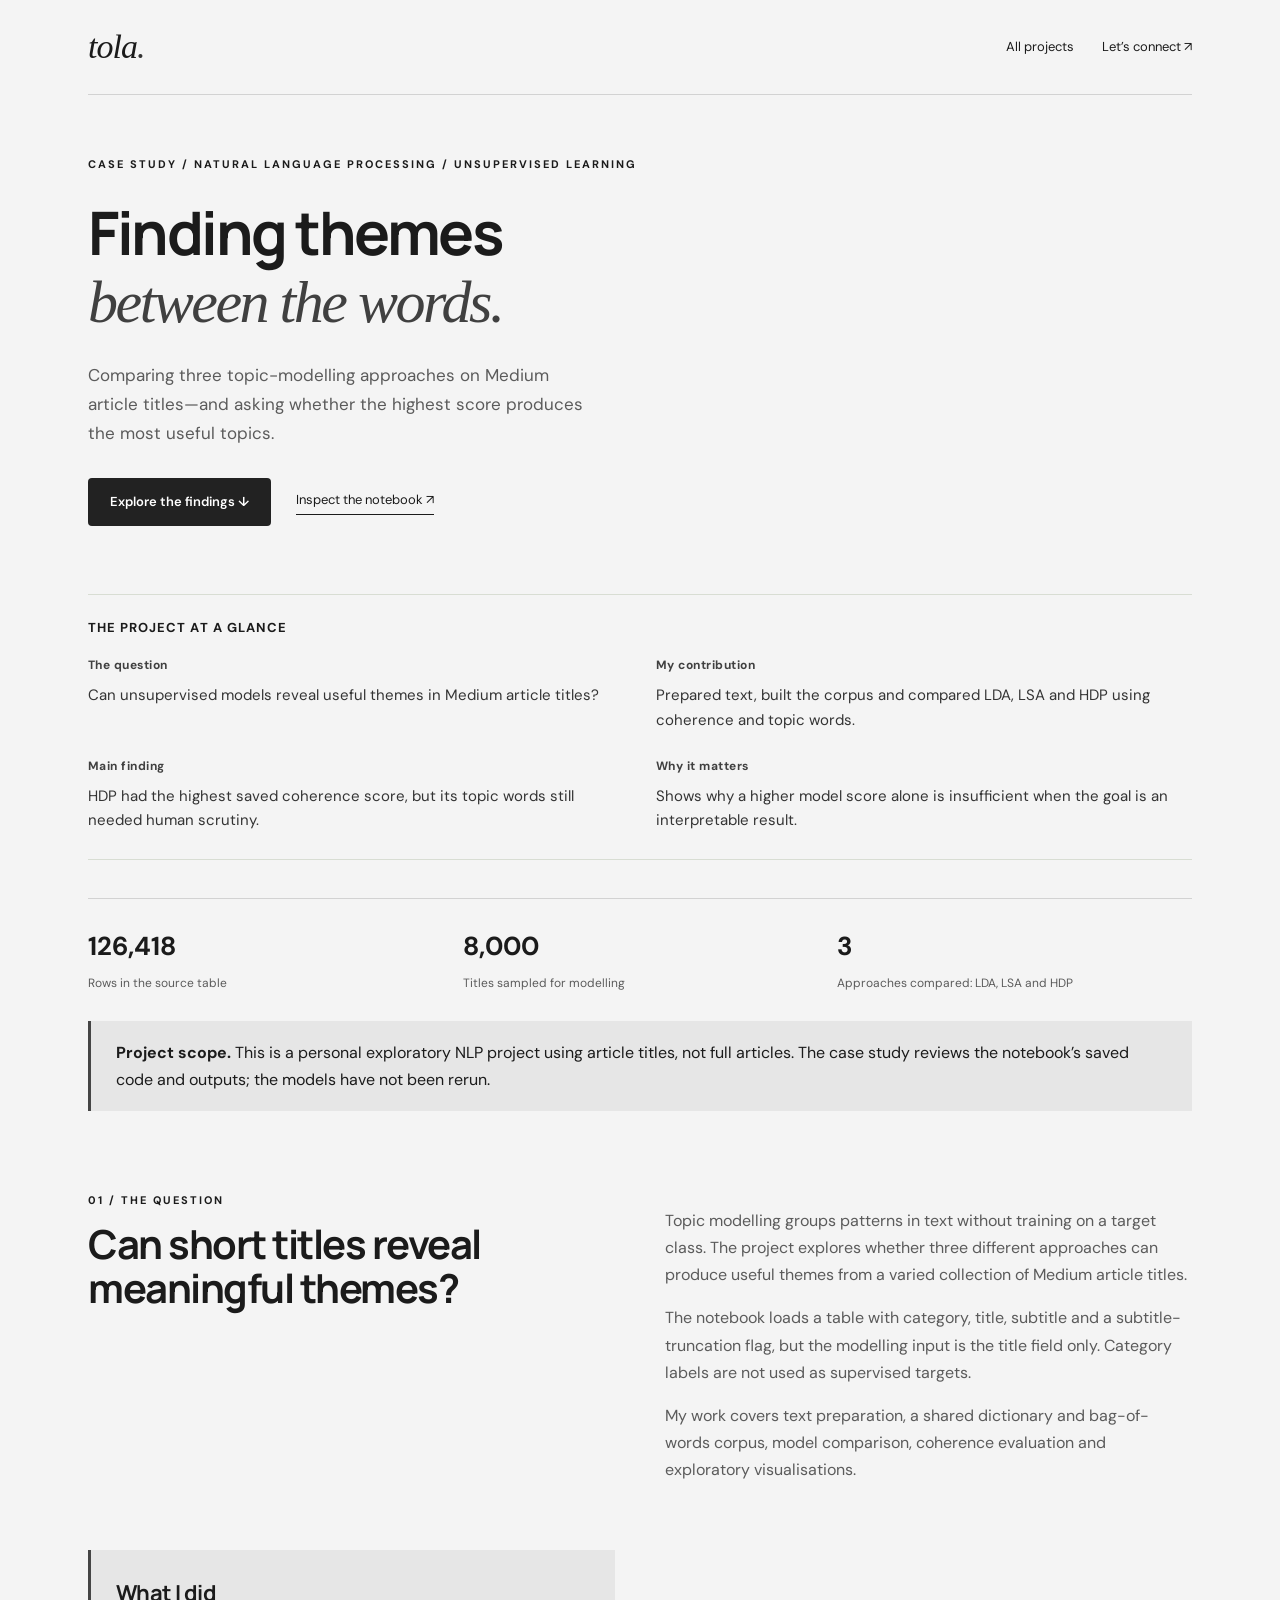
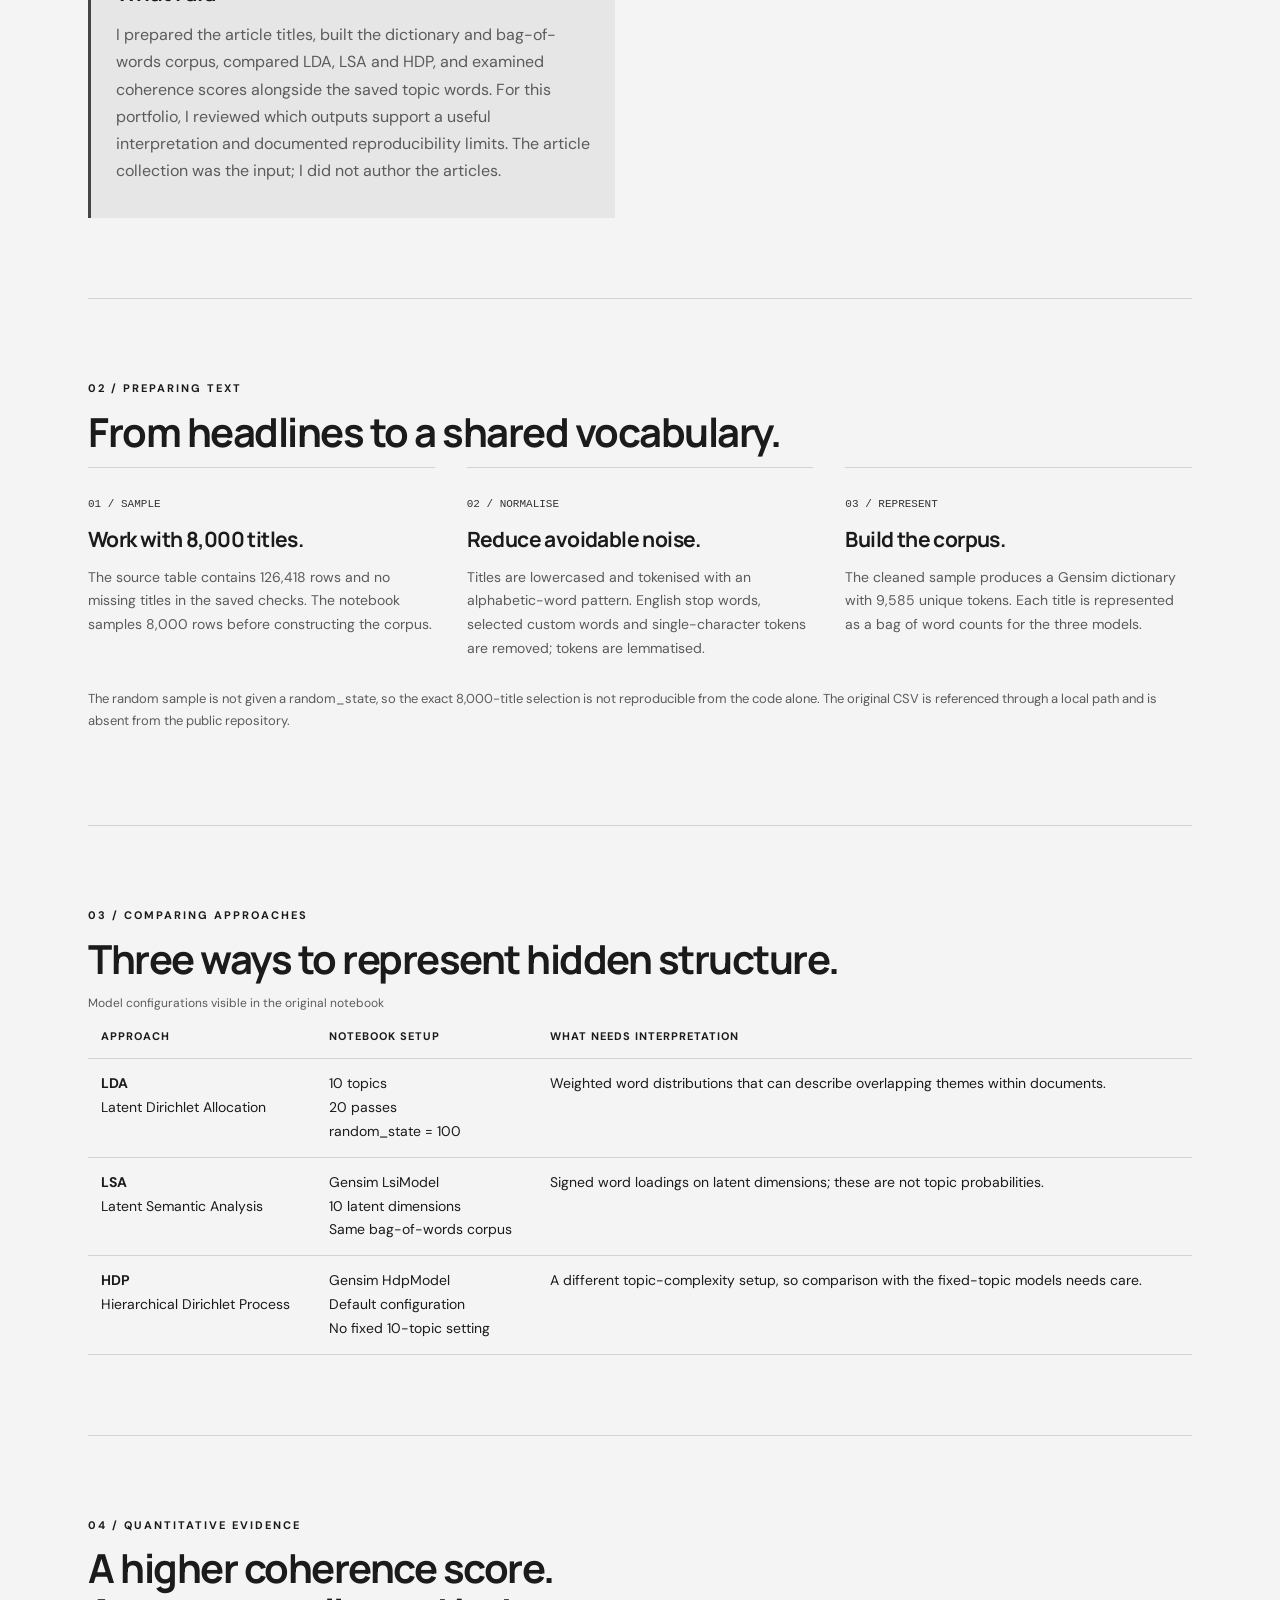
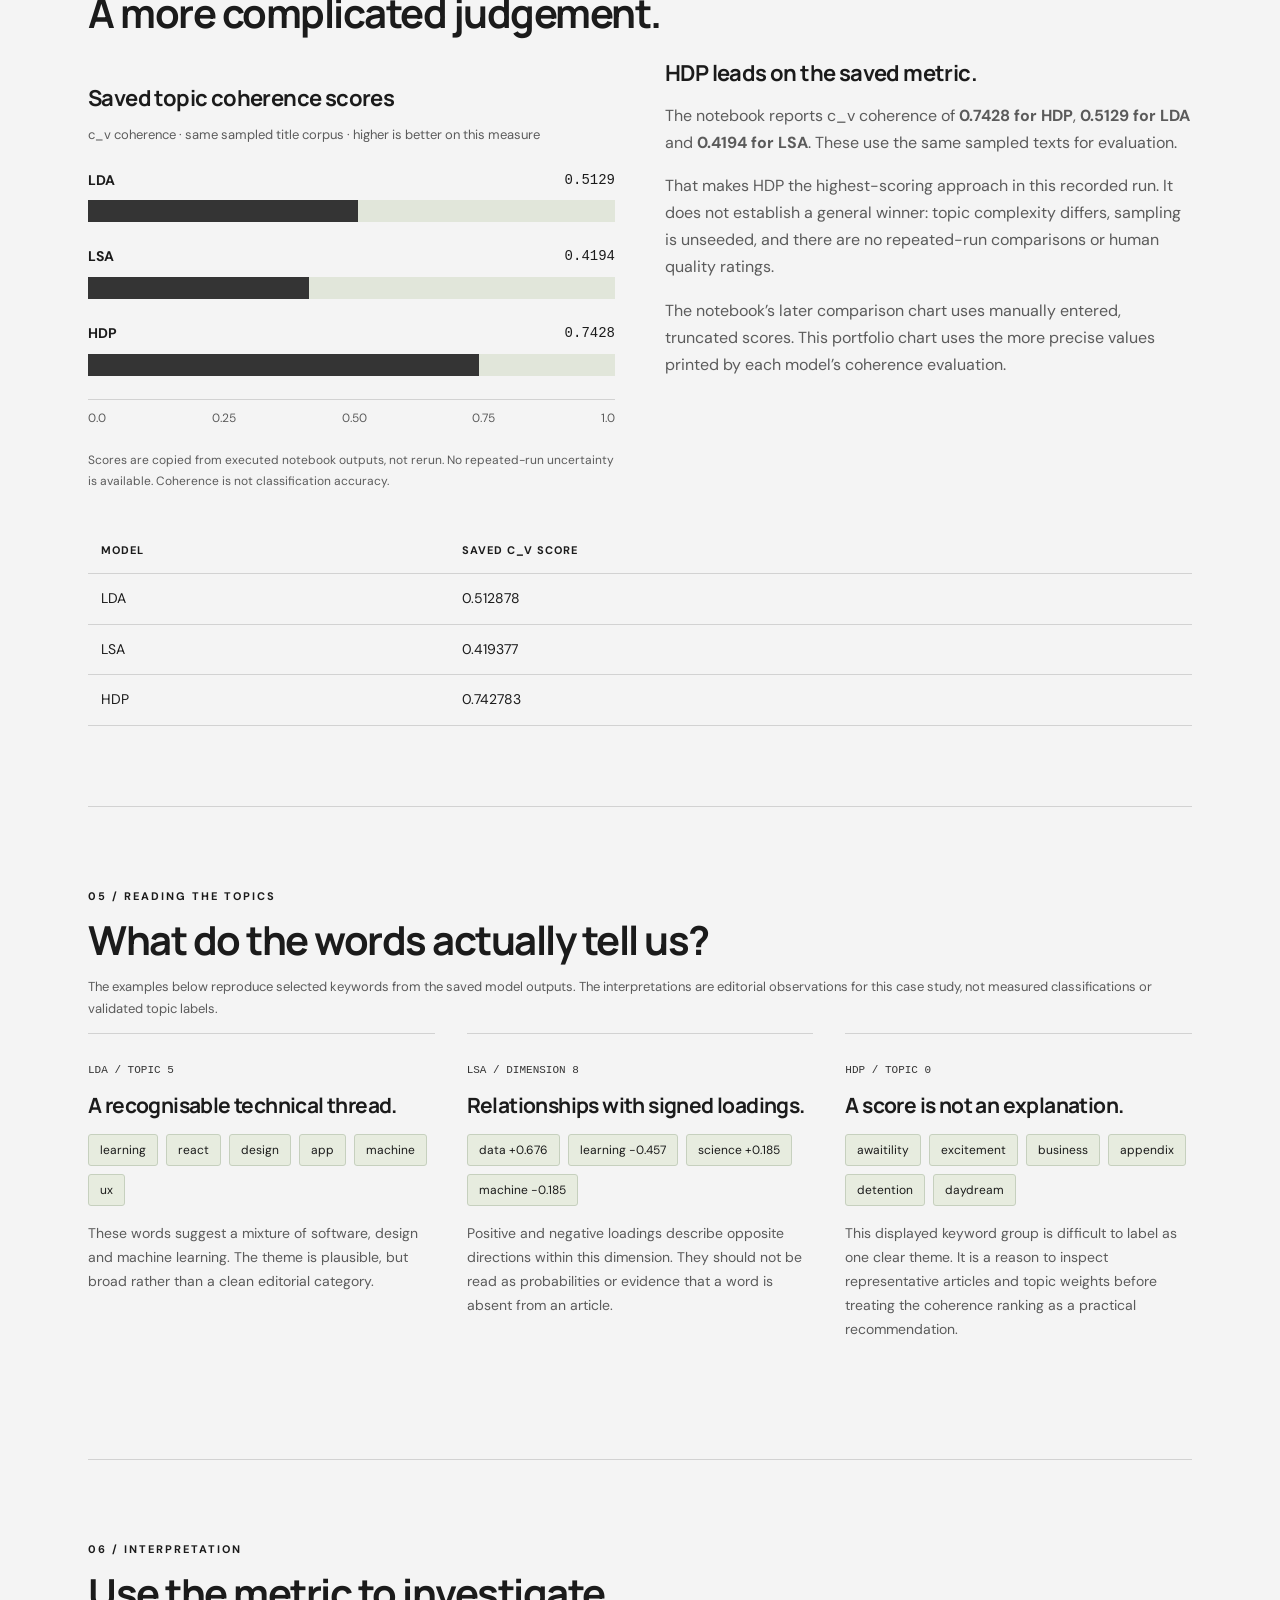
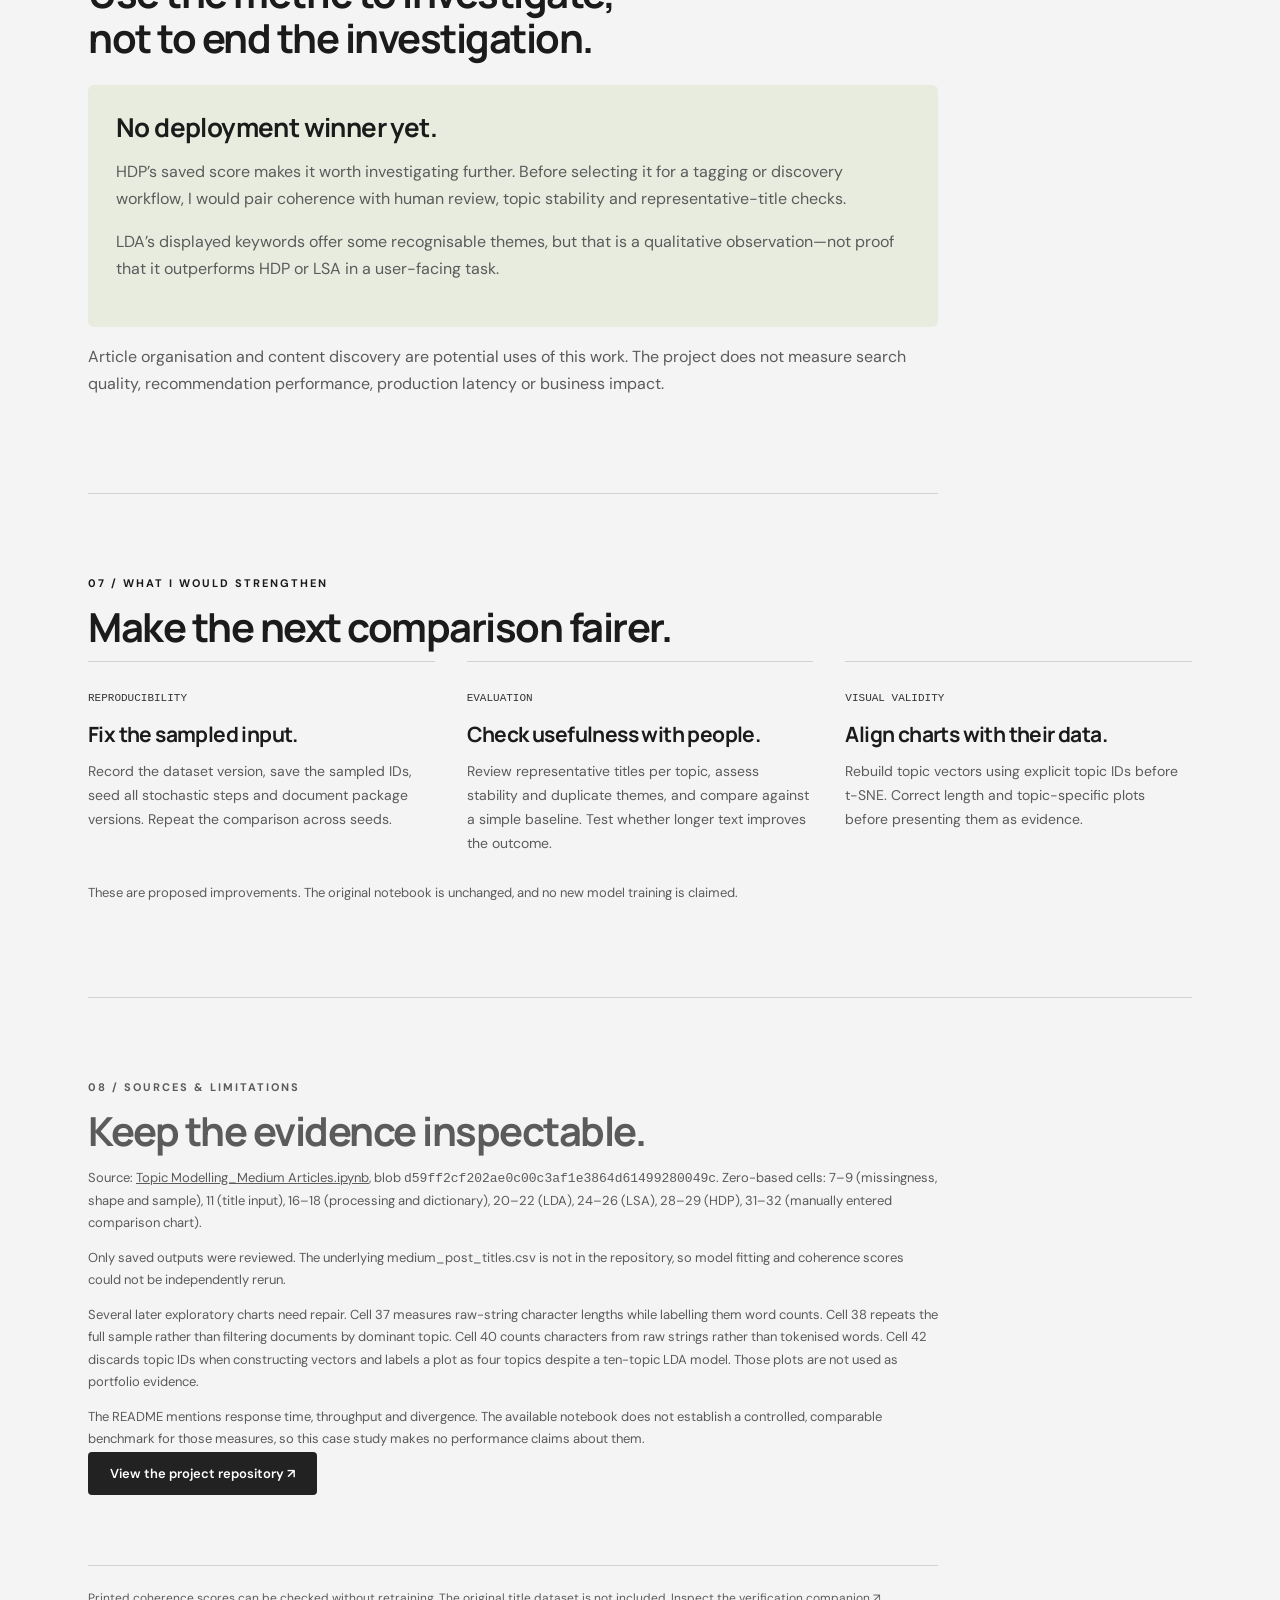
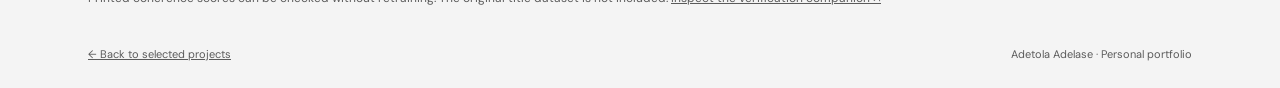
<file: topic-modelling-case-study.html>
<!DOCTYPE html>

<html lang="en"><head><meta charset="utf-8"/><meta content="width=device-width,initial-scale=1" name="viewport"/><meta content="Adetola Adelase compares LDA, LSA and HDP on Medium titles, examining topic coherence, interpretation and model limitations." name="description"/><title>Topic Modelling Case Study — Adetola Adelase</title><style>
@import url('https://fonts.googleapis.com/css2?family=DM+Sans:wght@400;500;600;700&family=Manrope:wght@400;500;600;700;800&display=swap');
:root{--paper:#f5f4ee;--ink:#172823;--green:#24664c;--line:#d8dcd2;--muted:#66726b}*{box-sizing:border-box}html{scroll-behavior:smooth;scroll-padding-top:90px}body{margin:0;background:var(--paper);color:var(--ink);font:16px/1.7 'DM Sans',sans-serif}a{color:inherit}button,a{-webkit-tap-highlight-color:transparent}a:focus-visible,button:focus-visible{outline:3px solid #ba642c;outline-offset:5px}.wrap{max-width:1200px;margin:auto;padding:0 48px}nav{height:95px;display:flex;align-items:center;justify-content:space-between;border-bottom:1px solid var(--line)}.brand{text-decoration:none;font-weight:800;font-size:23px;letter-spacing:-1px}.brand span{color:var(--green)}nav .links{display:flex;gap:28px;font-size:13px}nav .links a{text-decoration:none}nav .links a:hover{color:var(--green)}.hero{padding:90px 0 76px;display:grid;grid-template-columns:1.25fr 1fr;gap:55px;align-items:center}.eyebrow{text-transform:uppercase;font-size:11px;letter-spacing:2px;font-weight:700;display:flex;gap:10px;align-items:center}.dot{width:7px;height:7px;background:var(--green);border-radius:50%}h1,h2,h3{font-family:Manrope,sans-serif;line-height:1.12}h1{font-size:clamp(45px,5.5vw,76px);letter-spacing:-4px;margin:25px 0}h1 em{font-family:Georgia,serif;font-weight:400;color:var(--green)}.intro{max-width:500px;color:var(--muted);font-size:17px}.actions{display:flex;align-items:center;gap:25px;margin-top:30px}.btn{background:var(--ink);color:white;padding:13px 22px;border-radius:4px;text-decoration:none;font-size:13px;font-weight:600}.textlink{font-size:13px;text-decoration:none;border-bottom:1px solid var(--ink);padding-bottom:3px}.visual{background:#e6eade;border:1px solid #d9dfd0;border-radius:140px 140px 8px 8px;padding:50px 28px 26px;position:relative;overflow:hidden}.visual svg{width:100%;height:auto;display:block}.visual-label{display:flex;justify-content:space-between;border-top:1px solid #c7d0c0;padding-top:16px;font:10px monospace;letter-spacing:1px}.caption{font:10px monospace;color:var(--muted);margin:13px 0 0}.strip{border-top:1px solid var(--line);border-bottom:1px solid var(--line);display:flex;justify-content:space-between;gap:20px;padding:22px 0;font-size:11px;letter-spacing:1px;text-transform:uppercase}.strip span:first-child{color:var(--muted)}section{padding:80px 0;border-bottom:1px solid var(--line)}.sectionhead{display:flex;align-items:end;justify-content:space-between;gap:30px;margin-bottom:35px}h2{font-size:40px;letter-spacing:-1.5px;margin:12px 0}.sectionhead p{font-size:14px;color:var(--muted);max-width:325px;margin:0}.featured{display:grid;grid-template-columns:1fr 1.05fr;border:1px solid var(--line);border-radius:8px;overflow:hidden;background:#fcfcf8}.pitch{background:#173f30;min-height:350px;padding:32px;position:relative;display:flex;flex-direction:column;justify-content:space-between;color:#d0e6ba}.pitch svg{width:100%;height:230px}.pitch-top{font:10px monospace;letter-spacing:2px;display:flex;justify-content:space-between}.projectcopy{padding:38px}.num{font:11px monospace;color:var(--green)}h3{font-size:26px;letter-spacing:-.6px;margin:13px 0}.projectcopy p,.card p{font-size:14px;color:var(--muted)}.tags{display:flex;flex-wrap:wrap;gap:7px;margin:20px 0}.tag{font-size:10px;padding:4px 9px;border:1px solid var(--line);border-radius:3px}.projectlink{font-size:12px;font-weight:700;text-decoration:none}.projectlink:hover{text-decoration:underline}.grid{display:grid;grid-template-columns:1fr 1fr;gap:20px;margin-top:20px}.card{padding:30px;border:1px solid var(--line);border-radius:8px;background:#fcfcf8}.card h3{font-size:23px}.smallnote{font-size:12px;color:var(--muted);margin-top:22px}.about{display:grid;grid-template-columns:.7fr 1.3fr;gap:65px}.about p{color:var(--muted)}.about .lead{font-size:23px;color:var(--ink);line-height:1.5;margin-top:0}.steps{display:grid;grid-template-columns:repeat(3,1fr);gap:30px;margin-top:35px}.step{border-top:1px solid var(--line);padding-top:18px}.step h3{font-size:17px}.step p{font-size:13px}.contact{text-align:center;padding:85px 0}.contact h2{font-size:52px;max-width:650px;margin:20px auto}.contact p{color:var(--muted)}.contact .actions{justify-content:center}footer{display:flex;justify-content:space-between;gap:20px;font-size:11px;color:var(--muted);padding:25px 0}dialog{max-width:680px;width:calc(100% - 32px);border:1px solid var(--line);border-radius:12px;background:var(--paper);padding:35px;color:var(--ink)}dialog::backdrop{background:#10291f88;backdrop-filter:blur(4px)}dialog p{color:var(--muted)}dialog button{float:right;background:none;border:0;font-size:24px;cursor:pointer;color:var(--ink)}.detail{border:0;background:none;padding:0;margin-right:20px;color:var(--green);font:700 12px 'DM Sans',sans-serif;cursor:pointer}.detail:hover{text-decoration:underline}@media(max-width:760px){.wrap{padding:0 22px}nav{height:76px}nav .links{gap:16px;font-size:12px}nav .links .hide{display:none}.hero{grid-template-columns:1fr;padding:55px 0 40px;gap:35px}h1{letter-spacing:-2.5px}.visual{max-width:420px;width:100%;margin:auto;padding-top:30px}.strip{flex-wrap:wrap;justify-content:flex-start;gap:13px 24px}.strip span:first-child{width:100%}section{padding:55px 0}.sectionhead{display:block}.sectionhead p{margin-top:15px}.featured,.grid,.about{grid-template-columns:1fr}.pitch{min-height:280px}.projectcopy{padding:28px}.about{gap:20px}.steps{grid-template-columns:1fr;gap:10px}.contact h2{font-size:38px}footer{flex-direction:column;gap:5px}h2{font-size:34px}}@media(prefers-reduced-motion:reduce){html{scroll-behavior:auto}}
.evidence-chart{justify-content:flex-start;padding:32px}.bars{margin:32px 0 15px}.bar-row{margin-bottom:19px}.bar-row>div:first-child{display:flex;justify-content:space-between;font-size:12px;margin-bottom:7px}.bar-row strong{font:12px monospace}.track{height:10px;background:#ffffff16;border-radius:2px}.track i{display:block;height:100%;background:#c9dfaa;border-radius:2px}.chart-note{font-size:11px;line-height:1.6;color:#bfd0bf;margin-top:auto}.skill-grid{display:grid;grid-template-columns:repeat(3,1fr);gap:32px}.skill-grid article{border-top:1px solid var(--line);padding-top:20px}.skill-grid h3{font-size:21px}.skill-grid p{font-size:14px;color:var(--muted)}.detail{text-decoration:none}.casehero{padding:60px 0 40px;max-width:900px}.casehero h1{font-size:60px;letter-spacing:-2.5px}.case-layout{display:grid;grid-template-columns:1fr 1fr;gap:50px}.case-layout h3{font-size:22px}.case-layout p,.case-text p,.case-text li{color:var(--muted)}.case-text{max-width:850px}.facts{display:grid;grid-template-columns:repeat(3,1fr);gap:20px;border-top:1px solid var(--line);padding:25px 0}.facts strong{font-size:26px;display:block}.facts span{font-size:12px;color:var(--muted)}table{width:100%;border-collapse:collapse;font-size:14px}th,td{text-align:left;padding:13px;border-bottom:1px solid var(--line)}th{font-size:11px;text-transform:uppercase;letter-spacing:1px}.notice{border-left:3px solid var(--green);padding:18px 25px;background:#e7ecdf}.case-nav{display:flex;gap:20px;flex-wrap:wrap;font-size:13px}.case-nav a{color:var(--green)}@media(max-width:760px){.skill-grid,.case-layout{grid-template-columns:1fr}.casehero h1{font-size:42px}.facts{grid-template-columns:1fr 1fr}.evidence-chart{min-height:340px}.case-layout{gap:20px}}.credential-line{font:11px/1.7 monospace;color:var(--green);margin-top:22px}.background-grid{display:grid;grid-template-columns:1fr 1fr;gap:70px}.column-label{font-size:17px;margin-bottom:28px}.timeline-entry{border-top:1px solid var(--line);padding:23px 0}.timeline-entry h3{font-size:21px;margin:9px 0}.timeline-entry p{font-size:14px;color:var(--muted);margin:8px 0}.timeline-entry .institution{color:var(--green);font-weight:600}.skill-grid a{font-size:12px}@media(max-width:760px){.background-grid{grid-template-columns:1fr;gap:25px}.credential-line{font-size:10px}}.writing-feature{display:flex;align-items:center;justify-content:space-between;gap:30px;background:#e7ecdf;padding:32px;border:1px solid var(--line);border-radius:8px}.writing-feature h3{font-family:Georgia,serif;font-weight:400;font-size:38px}.writing-feature p{font-size:14px;color:var(--muted)}.writing-feature .btn{flex-shrink:0}@media(max-width:760px){.writing-feature{align-items:flex-start;flex-direction:column;padding:25px}}
/* Centre the phone layout; preserve the desktop composition. */
@media(max-width:760px){
 .wrap{padding-inline:20px}
 nav{height:auto;min-height:100px;flex-direction:column;justify-content:center;gap:10px;padding:16px 0}
 nav .links{justify-content:center;flex-wrap:wrap;gap:10px 20px}
 .hero,.sectionhead,.projectcopy,.card,.about,.skill-grid,.background-grid,.writing-feature,.contact,.casehero,.case-layout,.case-text,.facts,.notice,footer{text-align:center}
 .hero{padding-top:40px}
 h1{font-size:clamp(36px,10.5vw,54px);letter-spacing:-1.8px}
 .hero>div,.sectionhead>div,.about>div,.background-grid>div{min-width:0}
 .intro,.sectionhead p,.casehero,.case-text{margin-inline:auto}
 .eyebrow{justify-content:center;flex-wrap:wrap;letter-spacing:1.5px}
 .actions{justify-content:center;flex-wrap:wrap;gap:16px 22px}
 .btn{max-width:100%}
 .strip{justify-content:center;text-align:center}
 .tags{justify-content:center}
 .detail{display:inline-block;margin:0 10px 12px}
 .projectlink{display:inline-block;margin-bottom:8px}
 .writing-feature{align-items:center}
 .credential-line{max-width:36ch;margin-inline:auto;line-height:1.9}
 footer{align-items:center}
 .casehero h1{font-size:clamp(34px,10vw,46px)}
 .facts{justify-items:center}
 .pitch,.bar-row,.chart-note,dialog,th,td{text-align:left}
 .pitch-top{gap:14px;flex-wrap:wrap}
 .visual-label{gap:12px;flex-wrap:wrap}
 .smallnote{overflow-wrap:anywhere}
}

.quick-summary{margin:28px 0 38px;padding:26px 0;border-top:1px solid #d8ddd3;border-bottom:1px solid #d8ddd3}.quick-summary h2{font-family:inherit;font-size:13px;letter-spacing:.08em;text-transform:uppercase;margin:0 0 20px}.summary-grid{display:grid;grid-template-columns:repeat(2,minmax(0,1fr));gap:24px 32px;margin:0}.summary-grid>div{min-width:0}.summary-grid dt{font-size:12px;font-weight:700;letter-spacing:.04em;margin:0 0 7px;color:#49634f}.summary-grid dd{margin:0;font-size:15px;line-height:1.65;color:#25392f}@media(max-width:600px){.summary-grid{grid-template-columns:1fr;gap:18px}.quick-summary{padding:23px 0}.quick-summary h2{font-size:12px}}
</style><style>.nlp-chart{margin:0;padding:25px 0;text-align:left}.nlp-chart figcaption p{font-size:13px;color:var(--muted)}.score-row{margin:23px 0}.score-label{display:flex;justify-content:space-between;font-size:14px;gap:20px}.score-label span{font-family:monospace}.score-track{height:22px;background:#e1e6da;margin-top:8px}.score-fill{height:100%;background:var(--green)}.score-axis{display:flex;justify-content:space-between;border-top:1px solid var(--line);padding-top:8px;font-size:12px;color:var(--muted)}.topic-example{border-top:1px solid var(--line);padding:24px 0}.topic-example h3{font-size:21px}.topic-example p{color:var(--muted);font-size:14px}.keywords{display:flex;flex-wrap:wrap;gap:8px;margin:16px 0}.keywords span{border:1px solid #c6d0be;background:#e7ecdf;padding:5px 11px;border-radius:3px;font-size:12px}.source-note{font-size:13px;color:var(--muted)}.source-note code{overflow-wrap:anywhere}.method-table{overflow-x:auto}.method-table th,.method-table td{vertical-align:top}.method-table td{min-width:110px}.method-table td:last-child{min-width:190px}.nlp-decision{background:#e7ecdf;border-radius:6px;padding:28px;margin-top:24px}.nlp-decision h3{margin-top:0}@media(max-width:760px){.keywords{justify-content:center}.nlp-chart h3{text-align:left}.method-table{font-size:13px}.method-table th,.method-table td{padding:12px 10px}.nlp-decision{padding:22px}}</style><link href="assets/favicon.svg" rel="icon"/><link href="https://tola-adelase.github.io/topic-modelling-case-study.html" rel="canonical"/><meta content="Topic Modelling Case Study — Adetola Adelase" property="og:title"/><meta content="Adetola Adelase compares LDA, LSA and HDP on Medium titles, examining topic coherence, interpretation and model limitations." property="og:description"/><meta content="website" property="og:type"/><meta content="https://tola-adelase.github.io/topic-modelling-case-study.html" property="og:url"/><meta content="https://tola-adelase.github.io/assets/tola-portrait.jpg" property="og:image"/><link href="assets/editorial.css" rel="stylesheet"/></head><body class="editorial-case"><div class="wrap"><nav aria-label="Main navigation"><a class="brand" href="index.html">tola<span>.</span></a><div class="links"><a href="index.html#projects">All projects</a><a href="index.html#contact">Let’s connect ↗</a></div></nav><main><header class="casehero"><div class="eyebrow">Case study / Natural language processing / Unsupervised learning</div><h1>Finding themes<br/><em>between the words.</em></h1><p class="intro">Comparing three topic-modelling approaches on Medium article titles—and asking whether the highest score produces the most useful topics.</p><div class="actions"><a class="btn" href="#findings">Explore the findings ↓</a><a class="textlink" href="https://github.com/Tola-adelase/topic-modelling/blob/main/Topic%20Modelling_Medium%20Articles.ipynb" rel="noopener" target="_blank">Inspect the notebook ↗</a></div></header><section aria-labelledby="quick-summary-title" class="quick-summary"><h2 id="quick-summary-title">The project at a glance</h2><dl class="summary-grid"><div><dt>The question</dt><dd>Can unsupervised models reveal useful themes in Medium article titles?</dd></div><div><dt>My contribution</dt><dd>Prepared text, built the corpus and compared LDA, LSA and HDP using coherence and topic words.</dd></div><div><dt>Main finding</dt><dd>HDP had the highest saved coherence score, but its topic words still needed human scrutiny.</dd></div><div><dt>Why it matters</dt><dd>Shows why a higher model score alone is insufficient when the goal is an interpretable result.</dd></div></dl></section><div class="facts"><div><strong>126,418</strong><span>Rows in the source table</span></div><div><strong>8,000</strong><span>Titles sampled for modelling</span></div><div><strong>3</strong><span>Approaches compared: LDA, LSA and HDP</span></div></div><div class="notice"><strong>Project scope.</strong> This is a personal exploratory NLP project using article titles, not full articles. The case study reviews the notebook’s saved code and outputs; the models have not been rerun.</div><section class="case-layout"><div><div class="eyebrow">01 / The question</div><h2>Can short titles reveal<br/>meaningful themes?</h2></div><div><p>Topic modelling groups patterns in text without training on a target class. The project explores whether three different approaches can produce useful themes from a varied collection of Medium article titles.</p><p>The notebook loads a table with category, title, subtitle and a subtitle-truncation flag, but the modelling input is the title field only. Category labels are not used as supervised targets.</p><p>My work covers text preparation, a shared dictionary and bag-of-words corpus, model comparison, coherence evaluation and exploratory visualisations.</p></div><div class="notice"><h3>What I did</h3><p>I prepared the article titles, built the dictionary and bag-of-words corpus, compared LDA, LSA and HDP, and examined coherence scores alongside the saved topic words. For this portfolio, I reviewed which outputs support a useful interpretation and documented reproducibility limits. The article collection was the input; I did not author the articles.</p></div></section><section><div class="eyebrow">02 / Preparing text</div><h2>From headlines to a shared vocabulary.</h2><div class="skill-grid"><article><span class="num">01 / SAMPLE</span><h3>Work with 8,000 titles.</h3><p>The source table contains 126,418 rows and no missing titles in the saved checks. The notebook samples 8,000 rows before constructing the corpus.</p></article><article><span class="num">02 / NORMALISE</span><h3>Reduce avoidable noise.</h3><p>Titles are lowercased and tokenised with an alphabetic-word pattern. English stop words, selected custom words and single-character tokens are removed; tokens are lemmatised.</p></article><article><span class="num">03 / REPRESENT</span><h3>Build the corpus.</h3><p>The cleaned sample produces a Gensim dictionary with 9,585 unique tokens. Each title is represented as a bag of word counts for the three models.</p></article></div><p class="source-note">The random sample is not given a random_state, so the exact 8,000-title selection is not reproducible from the code alone. The original CSV is referenced through a local path and is absent from the public repository.</p></section><section><div class="eyebrow">03 / Comparing approaches</div><h2>Three ways to represent hidden structure.</h2><div class="method-table"><table><caption style="text-align:left;color:var(--muted);font-size:12px">Model configurations visible in the original notebook</caption><thead><tr><th>Approach</th><th>Notebook setup</th><th>What needs interpretation</th></tr></thead><tbody><tr><td><strong>LDA</strong><br/>Latent Dirichlet Allocation</td><td>10 topics<br/>20 passes<br/>random_state = 100</td><td>Weighted word distributions that can describe overlapping themes within documents.</td></tr><tr><td><strong>LSA</strong><br/>Latent Semantic Analysis</td><td>Gensim LsiModel<br/>10 latent dimensions<br/>Same bag-of-words corpus</td><td>Signed word loadings on latent dimensions; these are not topic probabilities.</td></tr><tr><td><strong>HDP</strong><br/>Hierarchical Dirichlet Process</td><td>Gensim HdpModel<br/>Default configuration<br/>No fixed 10-topic setting</td><td>A different topic-complexity setup, so comparison with the fixed-topic models needs care.</td></tr></tbody></table></div></section><section id="findings"><div class="eyebrow">04 / Quantitative evidence</div><h2>A higher coherence score.<br/>A more complicated judgement.</h2><div class="case-layout"><div><figure class="nlp-chart"><figcaption><h3>Saved topic coherence scores</h3><p>c_v coherence · same sampled title corpus · higher is better on this measure</p></figcaption><div class="score-row"><div class="score-label"><strong>LDA</strong><span>0.5129</span></div><div class="score-track"><div class="score-fill" style="width:51.28780916%"></div></div></div><div class="score-row"><div class="score-label"><strong>LSA</strong><span>0.4194</span></div><div class="score-track"><div class="score-fill" style="width:41.93768822%"></div></div></div><div class="score-row"><div class="score-label"><strong>HDP</strong><span>0.7428</span></div><div class="score-track"><div class="score-fill" style="width:74.27832503%"></div></div></div><div class="score-axis"><span>0.0</span><span>0.25</span><span>0.50</span><span>0.75</span><span>1.0</span></div><p class="smallnote">Scores are copied from executed notebook outputs, not rerun. No repeated-run uncertainty is available. Coherence is not classification accuracy.</p></figure></div><div><h3>HDP leads on the saved metric.</h3><p>The notebook reports c_v coherence of <strong>0.7428 for HDP</strong>, <strong>0.5129 for LDA</strong> and <strong>0.4194 for LSA</strong>. These use the same sampled texts for evaluation.</p><p>That makes HDP the highest-scoring approach in this recorded run. It does not establish a general winner: topic complexity differs, sampling is unseeded, and there are no repeated-run comparisons or human quality ratings.</p><p>The notebook’s later comparison chart uses manually entered, truncated scores. This portfolio chart uses the more precise values printed by each model’s coherence evaluation.</p></div></div><table><thead><tr><th>Model</th><th>Saved c_v score</th></tr></thead><tbody><tr><td>LDA</td><td>0.512878</td></tr><tr><td>LSA</td><td>0.419377</td></tr><tr><td>HDP</td><td>0.742783</td></tr></tbody></table></section><section><div class="eyebrow">05 / Reading the topics</div><h2>What do the words actually tell us?</h2><p class="source-note">The examples below reproduce selected keywords from the saved model outputs. The interpretations are editorial observations for this case study, not measured classifications or validated topic labels.</p><div class="skill-grid"><article class="topic-example"><span class="num">LDA / TOPIC 5</span><h3>A recognisable technical thread.</h3><div class="keywords"><span>learning</span><span>react</span><span>design</span><span>app</span><span>machine</span><span>ux</span></div><p>These words suggest a mixture of software, design and machine learning. The theme is plausible, but broad rather than a clean editorial category.</p></article><article class="topic-example"><span class="num">LSA / DIMENSION 8</span><h3>Relationships with signed loadings.</h3><div class="keywords"><span>data +0.676</span><span>learning −0.457</span><span>science +0.185</span><span>machine −0.185</span></div><p>Positive and negative loadings describe opposite directions within this dimension. They should not be read as probabilities or evidence that a word is absent from an article.</p></article><article class="topic-example"><span class="num">HDP / TOPIC 0</span><h3>A score is not an explanation.</h3><div class="keywords"><span>awaitility</span><span>excitement</span><span>business</span><span>appendix</span><span>detention</span><span>daydream</span></div><p>This displayed keyword group is difficult to label as one clear theme. It is a reason to inspect representative articles and topic weights before treating the coherence ranking as a practical recommendation.</p></article></div></section><section class="case-text"><div class="eyebrow">06 / Interpretation</div><h2>Use the metric to investigate,<br/>not to end the investigation.</h2><div class="nlp-decision"><h3>No deployment winner yet.</h3><p>HDP’s saved score makes it worth investigating further. Before selecting it for a tagging or discovery workflow, I would pair coherence with human review, topic stability and representative-title checks.</p><p>LDA’s displayed keywords offer some recognisable themes, but that is a qualitative observation—not proof that it outperforms HDP or LSA in a user-facing task.</p></div><p>Article organisation and content discovery are potential uses of this work. The project does not measure search quality, recommendation performance, production latency or business impact.</p></section><section><div class="eyebrow">07 / What I would strengthen</div><h2>Make the next comparison fairer.</h2><div class="skill-grid"><article><span class="num">REPRODUCIBILITY</span><h3>Fix the sampled input.</h3><p>Record the dataset version, save the sampled IDs, seed all stochastic steps and document package versions. Repeat the comparison across seeds.</p></article><article><span class="num">EVALUATION</span><h3>Check usefulness with people.</h3><p>Review representative titles per topic, assess stability and duplicate themes, and compare against a simple baseline. Test whether longer text improves the outcome.</p></article><article><span class="num">VISUAL VALIDITY</span><h3>Align charts with their data.</h3><p>Rebuild topic vectors using explicit topic IDs before t-SNE. Correct length and topic-specific plots before presenting them as evidence.</p></article></div><p class="source-note">These are proposed improvements. The original notebook is unchanged, and no new model training is claimed.</p></section><section class="case-text source-note"><div class="eyebrow">08 / Sources &amp; limitations</div><h2>Keep the evidence inspectable.</h2><p>Source: <a href="https://github.com/Tola-adelase/topic-modelling/blob/main/Topic%20Modelling_Medium%20Articles.ipynb" rel="noopener" target="_blank">Topic Modelling_Medium Articles.ipynb</a>, blob <code>d59ff2cf202ae0c00c3af1e3864d61499280049c</code>. Zero-based cells: 7–9 (missingness, shape and sample), 11 (title input), 16–18 (processing and dictionary), 20–22 (LDA), 24–26 (LSA), 28–29 (HDP), 31–32 (manually entered comparison chart).</p><p>Only saved outputs were reviewed. The underlying medium_post_titles.csv is not in the repository, so model fitting and coherence scores could not be independently rerun.</p><p>Several later exploratory charts need repair. Cell 37 measures raw-string character lengths while labelling them word counts. Cell 38 repeats the full sample rather than filtering documents by dominant topic. Cell 40 counts characters from raw strings rather than tokenised words. Cell 42 discards topic IDs when constructing vectors and labels a plot as four topics despite a ten-topic LDA model. Those plots are not used as portfolio evidence.</p><p>The README mentions response time, throughput and divergence. The available notebook does not establish a controlled, comparable benchmark for those measures, so this case study makes no performance claims about them.</p><a class="btn" href="https://github.com/Tola-adelase/topic-modelling" rel="noopener" target="_blank">View the project repository ↗</a></section><p class="smallnote">Printed coherence scores can be checked without retraining. The original title dataset is not included. <a href="https://github.com/Tola-adelase/topic-modelling/blob/main/scripts/audit_saved_outputs.py" rel="noopener" target="_blank">Inspect the verification companion ↗</a></p></main><footer><a href="index.html#projects">← Back to selected projects</a><span>Adetola Adelase · Personal portfolio</span></footer></div></body></html>
</file>
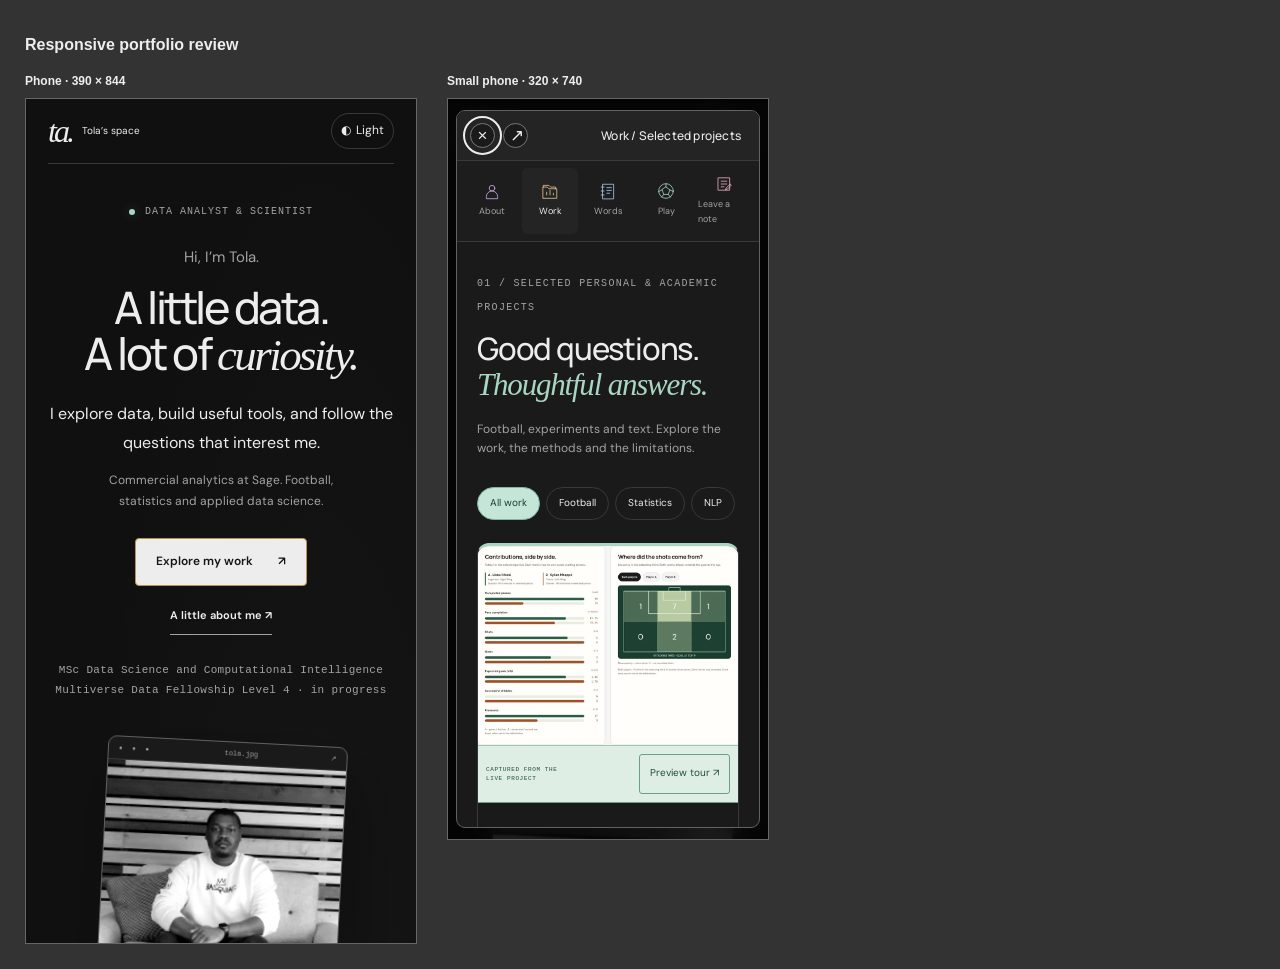
<file: tests/desktop-responsive-preview.html>
<!doctype html><html lang="en"><head><meta name="robots" content="noindex"><meta name="viewport" content="width=device-width,initial-scale=1"><title>Portfolio responsive QA</title><style>body{margin:0;padding:25px;background:#333;color:#eee;font:13px sans-serif}main{display:flex;gap:30px;align-items:start}iframe{display:block;border:1px solid #666;background:#111}h1{font-size:16px}h2{font-size:12px}</style></head><body><h1>Responsive portfolio review</h1><main><section><h2>Phone · 390 × 844</h2><iframe title="Phone preview" src="../index.html?review=project-previews-1" width="390" height="844"></iframe></section><section><h2>Small phone · 320 × 740</h2><iframe title="Small phone preview" src="../index.html?review=project-previews-1#work" width="320" height="740"></iframe></section></main></body></html>
</file>
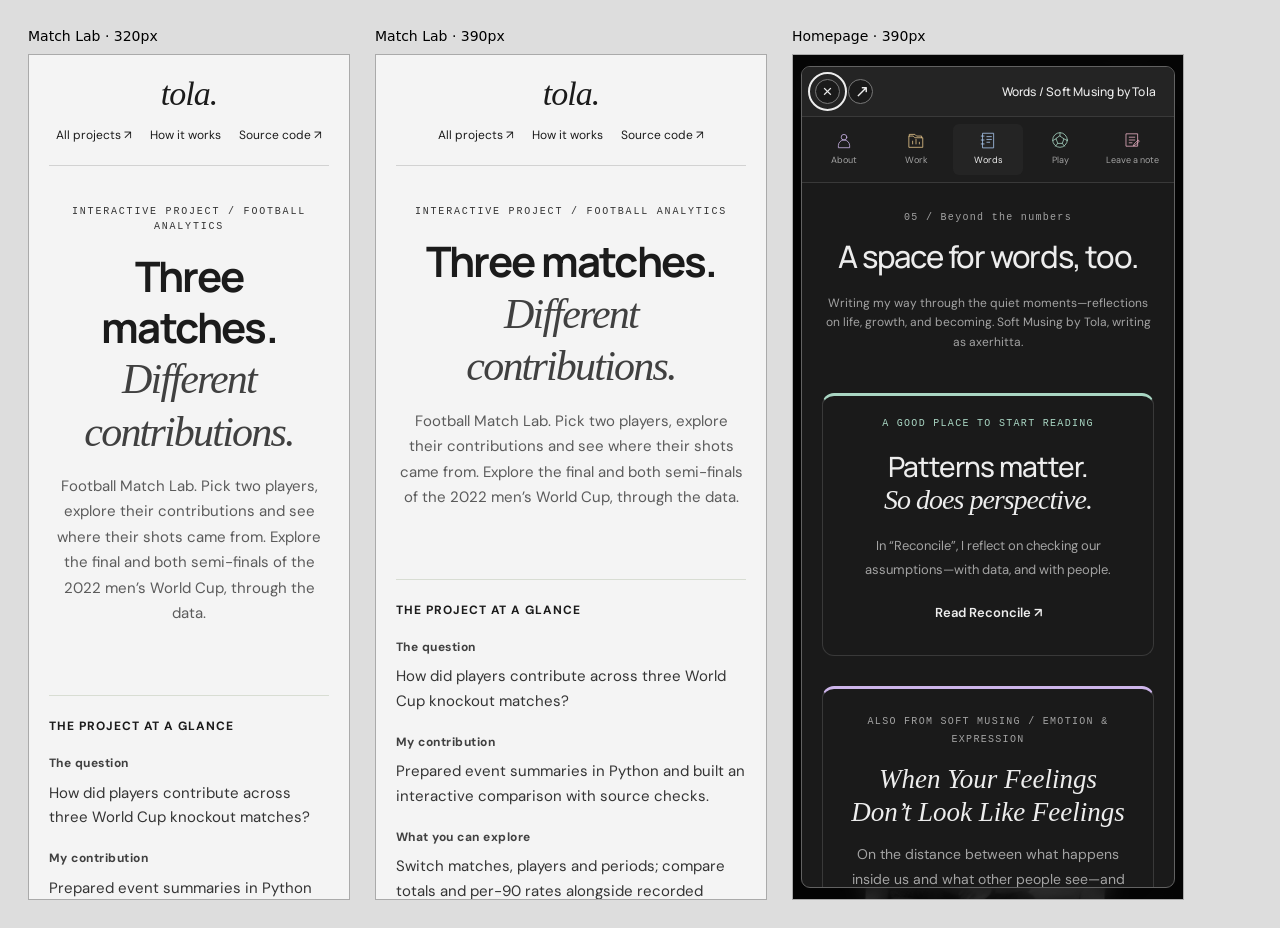
<file: tests/responsive-preview.html>
<!doctype html><html lang="en"><meta charset="utf-8"><meta name="robots" content="noindex,nofollow"><title>Portfolio responsive checks</title><style>body{font:14px system-ui;background:#ddd;padding:20px;display:flex;gap:25px;align-items:flex-start;flex-wrap:wrap}figure{margin:0}figcaption{margin-bottom:10px}iframe{display:block;border:1px solid #aaa;height:844px;background:white}</style><figure><figcaption>Match Lab · 320px</figcaption><iframe title="Match Lab narrow phone" src="../football-match-lab.html" width="320"></iframe></figure><figure><figcaption>Match Lab · 390px</figcaption><iframe title="Match Lab phone" src="../football-match-lab.html" width="390"></iframe></figure><figure><figcaption>Homepage · 390px</figcaption><iframe title="Homepage phone" src="../index.html#writing" width="390"></iframe></figure></html>
</file>
<file: assets/desktop.css>
@import url('https://fonts.googleapis.com/css2?family=DM+Sans:wght@400;500;600;700&family=Manrope:wght@400;500;600;700;800&display=swap');
:root{--bg:#101010;--fg:#ededed;--muted:#a3a3a3;--line:#393939;--surface:#1a1a1a;--raised:#242424;--inverse:#151515;color-scheme:dark}*{box-sizing:border-box}body{margin:0;background:var(--bg);color:var(--fg);font:15px/1.65 'DM Sans',sans-serif}a{color:inherit;text-underline-offset:5px}button{font:inherit;cursor:pointer;color:inherit}button,a{-webkit-tap-highlight-color:transparent}button:focus-visible,a:focus-visible,summary:focus-visible{outline:2px solid currentColor;outline-offset:5px}button{border:0}button:disabled{cursor:default}button,summary,a{touch-action:manipulation}svg{width:32px;height:32px;flex-shrink:0}h1,h2,h3,p,figure{margin:0}h1,h2,h3{font-family:Manrope,sans-serif;line-height:1.12;font-weight:500}h1 em,h2 em{font-family:Georgia,serif;font-weight:400}button{background:none}.desktop-shell{min-height:100svh;max-width:1800px;margin:auto;padding:0 48px;background-image:radial-gradient(ellipse at 75% 45%,#ffffff06,transparent 60%)}.system-bar{height:66px;display:flex;align-items:center;gap:22px;border-bottom:1px solid var(--line)}.wordmark{font:italic 36px Georgia,serif;text-decoration:none;letter-spacing:-3px}.system-name{font-size:12px}.system-name>span{color:var(--muted);margin-left:10px}.system-actions{margin-left:auto;display:flex;align-items:center;gap:28px;font-size:11px}.system-actions a{text-decoration:none;color:var(--muted)}#theme-toggle{border:1px solid var(--line);border-radius:30px;padding:5px 12px;font-size:12px}.system-date{color:var(--muted);font:10px monospace}.desktop-hero{display:grid;grid-template-columns:1.4fr .8fr;align-items:center;gap:70px;padding:62px 6% 32px 3%;position:relative}.hero-kicker{font:9px/1.6 monospace;letter-spacing:1.3px;color:var(--muted);display:flex;align-items:center;gap:10px}.status-dot{width:6px;height:6px;border-radius:50%;background:#ddd;box-shadow:0 0 12px #ffffff55}.hello{font-size:17px;margin-top:28px;color:var(--muted)}h1{font-size:clamp(48px,5.7vw,89px);letter-spacing:-4px;line-height:1.04;margin:16px 0 24px;max-width:12ch}h1 em{white-space:nowrap}.hero-description{font-size:14px;line-height:1.85;color:var(--muted)}.hero-actions{display:flex;align-items:center;gap:25px;margin:28px 0}.primary{display:inline-flex;align-items:center;justify-content:space-between;gap:25px;background:var(--fg);color:var(--inverse);padding:13px 19px;border-radius:4px;font-size:12px;font-weight:600}.primary:hover{opacity:.85}.quiet{color:var(--muted);padding:10px 0;border-bottom:1px solid var(--line);font-size:11px}.hero-credentials{font:8px/1.9 monospace;letter-spacing:.3px;color:var(--muted)}.portrait-window{position:relative;background:var(--surface);border:1px solid #606060;border-radius:9px;transform:rotate(3deg);box-shadow:12px 25px 70px #0005;max-width:350px;width:100%;justify-self:center;overflow:hidden;margin-top:24px}.photo-title{display:flex;justify-content:space-between;align-items:center;padding:8px 12px;border-bottom:1px solid var(--line);font:9px monospace;color:var(--muted)}.photo-title>span:first-child{font-size:6px;letter-spacing:3px}.portrait-window img{display:block;width:100%;height:340px;object-fit:cover;object-position:50% 42%;filter:grayscale(1) contrast(1.06)}.portrait-window figcaption{font:7px monospace;letter-spacing:1.5px;text-align:center;padding:14px}.photo-signature{position:absolute;right:18px;bottom:50px;font:italic 45px Georgia,serif;color:#fff}.location-note{position:absolute;right:0;top:28px;display:flex;flex-direction:column;padding:10px 15px;border-left:1px solid var(--line)}.location-note>span{font:7px monospace;letter-spacing:1px;color:var(--muted)}.location-note time{font:italic 27px Georgia,serif}.location-note small{font:6px monospace;color:var(--muted);margin-top:4px}.desktop-bottom{display:flex;align-items:center;gap:40px;margin:28px 3% 35px;padding-top:24px;border-top:1px solid var(--line)}.desktop-invite{font-size:12px;line-height:1.8;color:var(--muted);max-width:250px}.desktop-invite>span{color:var(--fg)}.desktop-shortcuts{display:grid;grid-template-columns:repeat(4,1fr);gap:20px;flex:1;max-width:680px;margin:auto}.desktop-shortcut{display:flex;flex-direction:column;align-items:center;padding:10px;border-radius:9px;min-width:0;transition:background .2s}.desktop-shortcut:hover{background:#ffffff08}.shortcut-art{width:70px;height:65px;display:grid;place-items:center;background:linear-gradient(150deg,#f3f3f3,#b6b6b6);color:#242424;border-radius:13px;box-shadow:0 5px 15px #0004,inset 0 1px 1px white;margin-bottom:12px;transition:transform .25s}.shortcut-art svg{width:37px;height:37px}.desktop-shortcut:hover .shortcut-art{transform:translateY(-5px) rotate(-3deg)}.words-icon{background:repeating-linear-gradient(#eee 0 11px,#ccc 11px 12px)}.about-icon{background:linear-gradient(150deg,#555,#272727);color:#eee;border:1px solid #666}.play-icon{border-radius:50%;background:linear-gradient(150deg,#eee,#aaa)}.desktop-shortcut strong{font-size:12px;font-weight:500}.desktop-shortcut small{font-size:9px;color:var(--muted);margin-top:3px}.desktop-footer{border-top:1px solid var(--line);padding:16px 0 20px;display:flex;justify-content:space-between;gap:15px;color:var(--muted);font:8px/1.6 monospace;letter-spacing:1px}.desktop-footer a{text-decoration:none;color:var(--fg)}.skip-link{position:absolute;top:-100px;padding:12px;background:var(--fg);color:var(--bg);z-index:100}.skip-link:focus{top:5px}.no-js{padding:30px;text-align:center}
/* Portfolio windows */
#desktop-window{width:min(1140px,calc(100% - 80px));height:min(780px,88dvh);max-width:none;max-height:none;border:1px solid #626262;border-radius:12px;padding:0;background:var(--surface);color:var(--fg);box-shadow:0 30px 100px #0009;overflow:hidden}#desktop-window::backdrop{background:#0009;backdrop-filter:blur(12px)}#desktop-window.expanded{width:calc(100% - 24px);height:calc(100dvh - 24px)}.window-bar{height:53px;display:flex;align-items:center;justify-content:space-between;padding:0 20px;background:var(--raised);border-bottom:1px solid var(--line)}.window-bar h2{font-size:12px;letter-spacing:.2px}.window-controls{display:flex;gap:8px;min-width:95px}.window-controls button{display:grid;place-items:center;height:25px;width:25px;border:1px solid #777;border-radius:50%;font:17px/1 sans-serif;background:var(--surface)}.window-controls button:hover{background:#666}.window-hint{font:7px monospace;color:var(--muted);letter-spacing:1px}.window-layout{display:grid;grid-template-columns:180px 1fr;height:calc(100% - 53px);min-height:0}.window-sidebar{display:flex;flex-direction:column;gap:6px;background:#ffffff03;border-right:1px solid var(--line);padding:25px 12px}.sidebar-label{font:8px monospace;letter-spacing:1px;color:var(--muted);margin:0 12px 16px}.window-sidebar>button{display:flex;align-items:center;gap:12px;padding:11px 13px;border-radius:6px;font-size:12px;text-align:left;color:var(--muted)}.window-sidebar svg{width:20px;height:20px}.window-sidebar>button[aria-current=page]{background:var(--raised);color:var(--fg)}.sidebar-bottom{display:flex;flex-direction:column;gap:12px;margin-top:auto;padding:20px 12px 0;font-size:10px;color:var(--muted)}.sidebar-bottom a{text-decoration:none}.window-content{overflow:auto;overscroll-behavior:contain;padding:36px;scrollbar-width:thin;scrollbar-color:#666 transparent}.window-panel[hidden]{display:none!important}.panel-heading,.sectionhead{margin-bottom:28px}.eyebrow,.num{font:8px/1.7 monospace;letter-spacing:1.3px;color:var(--muted)}.panel-heading h2,.sectionhead h2,#panel-about h2{font-size:38px;letter-spacing:-1.5px;margin:13px 0 17px}.panel-heading p,.sectionhead p{font-size:13px;max-width:53ch;color:var(--muted)}.project-filters{display:flex;flex-wrap:wrap;gap:7px;margin:0 0 23px}.project-filters button{font-size:11px;padding:7px 12px;border:1px solid var(--line);border-radius:25px}.project-filters button[aria-pressed=true]{background:var(--fg);color:var(--inverse)}.project-grid{display:grid;grid-template-columns:repeat(2,minmax(0,1fr));gap:26px 22px}.project-card[hidden]{display:none}.project-card{min-width:0}.project-art{height:205px;position:relative;overflow:hidden;padding:22px;display:flex;flex-direction:column;justify-content:space-between;text-decoration:none;border:1px solid #555;border-radius:7px;transition:transform .25s}.project-art:hover{transform:translateY(-3px)}.project-art>span,.project-art>small{font:7px/1.6 monospace;letter-spacing:1px}.project-art>b{position:absolute;right:15px;bottom:15px;font-size:22px;font-weight:400}.match-art{background:#e3e3e3;color:#222}.match-art>strong{font:500 67px Manrope,sans-serif;letter-spacing:8px;align-self:center}.match-art i{font-style:normal;font-weight:400;color:#999}.valuation-art{background:#292929;color:#eee}.mini-bars{display:flex;flex-direction:column;gap:10px;padding-right:20px}.mini-bars i{height:8px;width:var(--bar);background:#bbb;border-radius:2px}.experiment-art{background:#d0d0d0;color:#222;display:grid;grid-template-columns:1fr 1fr;gap:8px;align-items:center}.experiment-art>span,.experiment-art>small{grid-column:1/-1}.experiment-art>div>strong{font:500 32px Manrope,sans-serif;letter-spacing:-1.5px}.experiment-art>div>strong small{font-size:16px}.experiment-art>div>span{display:block;font:7px monospace;letter-spacing:1px}.nlp-art{background:#353535;color:#eee}.nlp-art>div{display:flex;flex-wrap:wrap;gap:7px;justify-content:center}.nlp-art i{font:italic 18px Georgia,serif;border:1px solid #777;border-radius:20px;padding:4px 12px}.project-info{padding:18px 2px 8px}.project-info h3{font-size:20px;margin:9px 0 11px;letter-spacing:-.5px}.project-info p{font-size:12px;line-height:1.8;color:var(--muted);margin-bottom:16px}.project-info>a,.inline-link{font-size:11px}.panel-note{font:9px monospace;color:var(--muted);margin:25px 0 15px}.window-panel section{margin-bottom:38px;padding-bottom:25px;border-bottom:1px solid var(--line)}.essay-grid{display:grid;gap:22px}.essay{display:block;text-decoration:none;padding:24px;border:1px solid var(--line);border-radius:5px}.essay h3{font:italic 30px/1.2 Georgia,serif;margin:14px 0}.essay p{font-size:13px;color:var(--muted);margin-bottom:18px}.essay-meta{font:8px monospace;color:var(--muted)}.textlink,.projectlink{font-size:11px}.window-panel section>p{margin-top:20px}.about p{font-size:13px;color:var(--muted);margin-top:17px;max-width:65ch}.about .lead{font-size:21px;color:var(--fg);line-height:1.5}.steps,.skill-grid{display:grid;grid-template-columns:repeat(3,1fr);gap:20px;margin-top:30px}.steps h3,.skill-grid h3{font-size:16px;margin:12px 0}.steps p,.skill-grid p{font-size:11px;color:var(--muted)}.background-grid{display:grid;grid-template-columns:1fr 1fr;gap:35px}.column-label{font-size:13px;margin-bottom:22px}.timeline-entry{padding:20px 0;border-top:1px solid var(--line)}.timeline-entry h3{font-size:17px;margin:9px 0}.timeline-entry p{font-size:12px;color:var(--muted);margin:8px 0}.timeline-entry .institution{color:var(--fg)}
/* Off duty and a tiny football game */
.personal-grid{display:grid;grid-template-columns:repeat(2,minmax(0,1fr));gap:16px;align-items:start}.personal-card{border:1px solid var(--line);border-radius:5px;overflow:hidden}.personal-card summary{list-style:none;cursor:pointer;padding:12px}.personal-card summary::-webkit-details-marker{display:none}.personal-art{height:160px;display:flex;align-items:center;justify-content:center;margin-bottom:15px;background:#ddd;color:#222;overflow:hidden}.football-art{font:700 30px Manrope,sans-serif;flex-direction:column;background:repeating-linear-gradient(90deg,#ddd 0 30px,#eee 30px 60px)}.football-art>span{font:65px Georgia,serif}.slow-art{flex-direction:column;align-items:flex-start;gap:7px;padding:20px;background:#333;color:#eee;font:700 24px Manrope,sans-serif}.slow-art em{font:italic 30px Georgia,serif}.slow-art small{font:6px monospace;margin-top:10px}.culture-art{gap:8px;font-size:36px}.culture-art>span{border:1px solid #999;border-radius:50%;width:60px;text-align:center}.words-art{display:block;padding:25px;font:35px/1 Georgia,serif}.words-art small{display:block;font:10px monospace;margin-top:8px}.personal-label{font:7px monospace;color:var(--muted)}.personal-title{display:block;font:500 17px Manrope,sans-serif;margin:9px 0 15px}.personal-prompt{display:flex;justify-content:space-between;font-size:10px;color:var(--muted)}.personal-prompt i{font:20px/1 sans-serif}.personal-card[open] .personal-prompt i{transform:rotate(45deg)}.personal-content{font-size:12px;color:var(--muted);padding:0 14px 18px}.personal-content a{display:block;font-size:11px;color:var(--fg);margin-top:14px}.penalty-lounge{margin-top:35px;padding:25px;background:#dedede;color:#222;border-radius:6px;display:grid;gap:25px;grid-template-columns:.8fr 1fr}.penalty-copy h3{font-size:27px;margin:15px 0}.penalty-copy p{font-size:11px;color:#555}.penalty-copy .eyebrow{color:#555}.game-note{font:8px/1.5 monospace;margin-top:14px}#reset-shootout{color:#222;font-size:11px;border:1px solid #999;border-radius:20px;padding:8px 12px;margin-top:18px}.penalty-game{background:#171717;color:#eee;padding:18px;border-radius:5px}.game-score{display:flex;justify-content:space-between;font:8px monospace}.goal-scene{height:155px;position:relative;margin:20px 0 8px;overflow:hidden;--ball-x:50%;--keeper-x:50%}.goal-net{position:absolute;inset:0 5% 40px;border:2px solid #eee;background:repeating-linear-gradient(90deg,transparent 0 24px,#555 24px 25px),repeating-linear-gradient(0deg,transparent 0 24px,#555 24px 25px)}.keeper{position:absolute;left:var(--keeper-x);top:65px;transform:translateX(-50%);font-size:0;width:30px;height:30px;background:linear-gradient(90deg,transparent 0 30%,#bbb 30% 70%,transparent 70%);transition:left .25s}.keeper:before{content:'';position:absolute;width:11px;height:11px;background:#ddd;border-radius:50%;left:10px;top:-11px}.keeper:after{content:'';position:absolute;left:-3px;top:3px;width:36px;height:6px;background:#bbb;border-radius:5px}.game-ball{position:absolute;left:50%;top:125px;font-size:18px;line-height:1;transform:translateX(-50%);transition:left .3s,top .3s}.has-shot .game-ball{left:var(--ball-x);top:28px}.pitch-arc{position:absolute;bottom:-30px;left:20%;width:60%;height:55px;border:1px solid #777;border-radius:50%}.shot-controls{display:flex;gap:6px}.shot-controls button{flex:1;padding:10px 3px;min-height:42px;font-size:10px;color:#eee;background:#303030;border:1px solid #777;border-radius:4px}.shot-controls button:disabled{opacity:.4}#shot-result{font-size:10px;min-height:42px;margin:14px 0 8px}.shot-history{display:flex;gap:9px;height:22px;font-size:17px}
html[data-theme=light]{--bg:#eaeaea;--fg:#222;--muted:#666;--line:#c5c5c5;--surface:#f6f6f6;--raised:#e5e5e5;--inverse:#fff;color-scheme:light}html[data-theme=light] .desktop-shell{background-image:radial-gradient(ellipse at 75% 45%,#fff9,transparent 65%)}html[data-theme=light] .status-dot{background:#555}html[data-theme=light] .desktop-shortcut:hover{background:#00000006}
@media(min-width:1500px){.desktop-hero{padding-top:85px;padding-bottom:60px}.portrait-window{max-width:410px}.portrait-window img{height:410px}.desktop-bottom{margin-bottom:50px}}
@media(max-width:1050px){.desktop-shell{padding:0 30px}.desktop-hero{padding:70px 0 30px;gap:35px;grid-template-columns:1.2fr .8fr}h1{font-size:61px;letter-spacing:-3px}.portrait-window img{height:315px}.location-note{top:15px}.desktop-bottom{margin-inline:0;gap:15px}.desktop-invite{font-size:10px;max-width:190px}.hero-actions{gap:15px}.window-content{padding:28px}.penalty-lounge{grid-template-columns:1fr}.system-date{display:none}}
@media(max-width:700px){.desktop-shell{padding:0 22px}.system-bar{height:65px;gap:15px}.system-name{font-size:11px}.system-name>span{display:none}.system-actions{gap:16px;font-size:10px}#theme-toggle{padding:4px 9px}.desktop-hero{grid-template-columns:1fr;gap:35px;padding:40px 0 0;text-align:center}.hero-kicker{justify-content:center;font-size:8px;letter-spacing:1px}.hello{margin-top:25px;font-size:15px}h1{font-size:clamp(43px,11.5vw,69px);letter-spacing:-2.5px;max-width:none;margin:14px 0 21px}.hero-description{font-size:13px;max-width:34ch;margin:auto}.hero-description br{display:none}.hero-actions{flex-direction:column;gap:10px;margin:25px 0}.primary{padding:13px 20px}.hero-credentials{font-size:7px;line-height:1.9}.portrait-window{max-width:240px;justify-self:center;transform:rotate(3deg);margin:6px 0 12px}.portrait-window img{height:230px}.photo-title{font-size:7px;padding:7px 10px}.portrait-window figcaption{font-size:6px;padding:11px}.photo-signature{font-size:34px;bottom:40px}.location-note{position:static;grid-column:1;align-items:center;display:flex;flex-direction:row;justify-content:center;gap:12px;border:0;margin:0;padding:0}.location-note time{font-size:20px}.location-note>span{font-size:7px}.location-note small{display:none}.desktop-bottom{display:flex;flex-direction:column;gap:18px;margin:25px 0 30px;padding-top:25px}.desktop-invite{text-align:center;max-width:none;font-size:11px}.desktop-shortcuts{width:100%;grid-template-columns:repeat(2,1fr);gap:13px}.desktop-shortcut{display:grid;grid-template-columns:47px 1fr;column-gap:12px;text-align:left;align-items:center;padding:13px 9px;border:1px solid var(--line);background:var(--surface)}.shortcut-art{width:45px;height:43px;border-radius:9px;margin:0;grid-row:1/3}.shortcut-art svg{width:27px;height:27px}.desktop-shortcut strong{align-self:end;font-size:12px}.desktop-shortcut small{font-size:8px;margin:0;align-self:start}.desktop-footer{font-size:7px;letter-spacing:.3px}.desktop-footer>span:nth-child(2){display:none}#desktop-window{width:calc(100% - 16px);height:calc(100dvh - 22px);border-radius:9px}.window-bar{padding:0 13px;height:50px}.window-hint{display:none}.window-controls{min-width:66px}.window-bar h2{margin-right:5px}.window-layout{grid-template-columns:1fr;grid-template-rows:auto minmax(0,1fr);height:calc(100% - 50px)}.window-sidebar{flex-direction:row;border:0;border-bottom:1px solid var(--line);gap:3px;padding:9px;justify-content:space-around}.window-sidebar>button{flex:1;justify-content:center;gap:6px;padding:9px 5px;font-size:10px}.window-sidebar svg{width:17px;height:17px}.sidebar-label,.sidebar-bottom{display:none}.window-content{padding:27px 20px 40px}.panel-heading h2,.sectionhead h2,#panel-about h2{font-size:31px;letter-spacing:-1.2px}.panel-heading p,.sectionhead p{font-size:12px}.project-grid{grid-template-columns:1fr;gap:26px}.project-art{height:210px}.project-filters{gap:6px}.project-filters button{font-size:10px}.project-info h3{font-size:22px}.steps,.skill-grid,.background-grid{grid-template-columns:1fr;gap:15px}.essay{padding:20px}.essay h3{font-size:27px}.personal-grid{gap:10px}.personal-card summary{padding:10px}.personal-art{height:135px}.personal-title{font-size:15px}.personal-label{font-size:6px}.slow-art{padding:13px;font-size:17px}.slow-art em{font-size:23px}.slow-art small{font-size:5px}.words-art{padding:20px 12px;font-size:29px}.culture-art{gap:3px;font-size:25px}.culture-art>span{width:34px}.penalty-lounge{padding:18px 13px;gap:20px}.penalty-game{padding:15px}.shot-controls button{font-size:11px}.game-score{font-size:9px}#shot-result{font-size:11px}}
@media(prefers-reduced-motion:reduce){*,*:before,*:after{animation:none!important;transition:none!important;scroll-behavior:auto!important}.portrait-window{transform:none}}
.profile-links{display:flex;flex-wrap:wrap;gap:18px;border-top:1px solid var(--line);padding-top:20px;font-size:12px}
.currently-strip{display:grid;grid-template-columns:1fr repeat(3,1.25fr);align-items:center;gap:24px;margin:0 3% 24px;padding:17px 0;border-top:1px solid var(--line)}.currently-label{font:8px/1.7 monospace;letter-spacing:1px;color:var(--muted)}.currently-strip>div>span{font:7px monospace;letter-spacing:1px;color:var(--muted)}.currently-strip p,.currently-strip a{font-size:11px;margin-top:4px;text-decoration:none}.desktop-bottom{margin-top:0}.desktop-shortcuts{grid-template-columns:repeat(5,1fr);max-width:820px;gap:12px}.guestbook-icon{background:linear-gradient(140deg,#d0d0d0,#eee);transform:rotate(-4deg)}.guestbook-toolbar{display:flex;justify-content:space-between;align-items:center;gap:20px;padding:15px 25px;border-bottom:1px solid var(--line);font:8px/1.6 monospace;color:var(--muted)}.guestbook-toolbar a{text-decoration:none}.guestbook-panel{height:100%;display:flex;flex-direction:column}.window-content:has(.guestbook-panel:not([hidden])){padding:0;overflow:hidden}#guestbook-frame{width:100%;flex:1;border:0;background:#181818;min-height:0}.guestbook-toolbar>span{font-size:7px}.window-sidebar>button{flex-shrink:0}@media(max-width:700px){.currently-strip{grid-template-columns:1fr;gap:11px;margin:28px 0 0;padding:20px 0;text-align:left}.currently-label{display:none}.currently-strip>div{display:flex;justify-content:space-between;align-items:center;gap:20px}.currently-strip p,.currently-strip a{margin:0;font-size:10px}.currently-strip>div>span{font-size:7px}.desktop-bottom{margin-top:0}.desktop-shortcuts{grid-template-columns:repeat(2,1fr)}.desktop-shortcut[data-open=guestbook]{grid-column:1/-1;grid-template-columns:47px 1fr}.window-sidebar>button{font-size:9px;gap:4px}.window-sidebar svg{width:15px;height:15px}.window-sidebar>button[data-open=guestbook] span{font-size:8px}.guestbook-toolbar{padding:12px 15px;gap:12px}.guestbook-toolbar>span{display:none}.guestbook-toolbar a{margin-left:auto;font-size:8px}}
.currently-strip a{display:block}
@media(max-width:700px){.window-sidebar>button{flex-direction:column;gap:4px;padding:7px 2px;min-width:0}.window-sidebar svg{width:18px;height:18px}.window-sidebar>button span,.window-sidebar>button[data-open=guestbook] span{font-size:9px}.window-sidebar{gap:2px;padding:7px}}
.hero-description{max-width:43ch;font-size:15px;color:var(--fg)}.hero-positioning{font-size:12px;color:var(--muted);margin-top:12px;max-width:47ch}.currently-strip>div{min-width:0}.project-grid{grid-template-columns:repeat(3,minmax(0,1fr))}.lab-spotlight{grid-column:1/-1;display:grid;grid-template-columns:1.35fr 1fr;gap:28px;align-items:center;padding-bottom:28px;margin-bottom:4px;border-bottom:1px solid var(--line)}.lab-preview{border:1px solid #666;border-radius:7px;overflow:hidden;background:#eee}.lab-preview-image{display:block;overflow:hidden}.lab-preview-image img{display:block;width:100%;height:auto;filter:grayscale(1);transition:transform .35s}.lab-preview-image:hover img{transform:scale(1.025)}.preview-caption{display:flex;align-items:center;justify-content:space-between;gap:10px;padding:10px 12px;color:#333;border-top:1px solid #bbb}.preview-caption>span{font:6px/1.5 monospace;letter-spacing:.6px}.preview-caption button{color:#222;font-size:10px;border:1px solid #888;padding:7px 10px;border-radius:3px;white-space:nowrap}.lab-spotlight .project-info h3{font-size:30px;letter-spacing:-1px}.project-info .project-caveat{font:9px/1.7 monospace;padding-left:12px;border-left:1px solid var(--muted);margin:18px 0 22px}.project-actions{display:flex;flex-wrap:wrap;gap:13px;align-items:center}.project-actions a{font-size:11px}.project-actions a:last-child{color:var(--muted)}.project-art{height:180px;padding:18px}.project-art>span,.project-art>small{font-size:6px}.experiment-art>div>strong{font-size:27px}.nlp-art i{font-size:15px;padding:4px 8px}.project-info h3{font-size:19px}.project-info p{font-size:12px}
#lab-preview-dialog{width:min(930px,calc(100% - 28px));max-width:none;max-height:92dvh;overflow:auto;border:1px solid #777;border-radius:9px;padding:0;background:var(--surface);color:var(--fg);box-shadow:0 30px 100px #000b}#lab-preview-dialog::backdrop{background:#000b;backdrop-filter:blur(12px)}.preview-header{display:flex;justify-content:space-between;gap:25px;align-items:center;padding:20px 25px;border-bottom:1px solid var(--line)}.preview-header h2{font-size:22px;letter-spacing:-.6px;margin:6px 0 0}#close-lab-preview{font:25px/1 sans-serif;border:1px solid #777;border-radius:50%;height:32px;width:32px;flex-shrink:0}.preview-tour-controls{display:flex;justify-content:space-between;gap:15px;align-items:center;padding:15px 25px}.preview-tour-controls>div{display:flex;flex-wrap:wrap;gap:6px}.preview-tour-controls button{border:1px solid var(--line);font-size:10px;padding:8px 12px;border-radius:4px;min-height:38px}.preview-tour-controls button[aria-pressed=true]{background:var(--fg);color:var(--inverse)}.preview-figure{padding:0 25px}.preview-figure img{display:block;width:100%;height:auto;filter:grayscale(1);background:#eee;border-radius:4px;border:1px solid #777}.preview-figure figcaption{font:9px/1.7 monospace;color:var(--muted);margin-top:12px;min-height:32px}.preview-footer{display:flex;justify-content:space-between;gap:20px;padding:18px 25px;border-top:1px solid var(--line);margin-top:8px;font-size:11px}.preview-footer span{font:8px/1.6 monospace;color:var(--muted)}
@media(max-width:1000px){.project-grid{grid-template-columns:repeat(2,minmax(0,1fr))}.lab-spotlight{grid-template-columns:1.2fr 1fr;gap:22px}.lab-spotlight .project-info h3{font-size:26px}}
@media(max-width:700px){.hero-description{font-size:14px;max-width:34ch}.hero-positioning{font-size:11px;max-width:33ch;margin:12px auto 0}.currently-strip>div{gap:13px}.currently-strip>div:first-of-type p{text-align:right;max-width:26ch}.project-grid{grid-template-columns:1fr}.lab-spotlight{grid-template-columns:1fr;gap:5px}.lab-spotlight .project-info{padding-top:18px}.project-art{height:205px}.project-art>span,.project-art>small{font-size:7px}.project-info h3{font-size:22px}.preview-caption{padding:8px}.preview-caption>span{font-size:6px;max-width:20ch}.preview-caption button{font-size:10px;min-height:40px}.preview-header{padding:17px}.preview-header h2{font-size:21px}.preview-header .eyebrow{font-size:7px}.preview-tour-controls{padding:13px 17px;flex-direction:column;align-items:stretch;gap:10px}.preview-tour-controls>div{display:grid;grid-template-columns:repeat(3,1fr);gap:5px}.preview-tour-controls button{font-size:9px;padding:9px 5px;min-height:40px}.preview-figure{padding:0 12px}.preview-figure figcaption{font-size:8px;padding-inline:5px}.preview-footer{padding:15px 17px;flex-direction:column;gap:10px}.preview-footer a{font-size:12px}}

/* A small monochrome companion, with a useful destination. */
.panda-sticker{position:absolute;right:12px;bottom:36px;z-index:2;width:76px;padding:5px 5px 7px;background:#fff;color:#181818;border:1px solid #ddd;border-radius:18px;box-shadow:0 4px 12px #0004;transform:rotate(9deg);cursor:pointer;transition:transform .2s ease}.panda-sticker svg{display:block;width:100%;height:auto}.panda-sticker span{display:block;font:7px/1.4 monospace;letter-spacing:.5px}.panda-sticker:hover,.panda-sticker:focus-visible{transform:rotate(0) translateY(-3px)}.panda-sticker:focus-visible{outline:3px solid var(--fg);outline-offset:4px}@media(max-width:700px){.panda-sticker{width:65px;right:8px;bottom:30px}}@media(prefers-reduced-motion:reduce){.panda-sticker{transition:none}}

.contact-section{display:grid;grid-template-columns:1.2fr 1fr;gap:60px;border-top:1px solid var(--line);padding:60px 0;margin-top:45px;scroll-margin-top:30px}.contact-section h2{font-size:clamp(28px,3.4vw,46px);font-weight:500;line-height:1.15;letter-spacing:-1.5px;margin:18px 0}.contact-section h2 em{font-family:Georgia,serif;font-weight:400}.contact-section p{font-size:14px;line-height:1.8;color:var(--muted)}.contact-links{display:grid;align-content:center}.contact-links>a,.contact-links>button{display:flex;justify-content:space-between;align-items:center;gap:18px;padding:20px 0;border-bottom:1px solid var(--line);text-align:left;color:var(--fg);background:none}.contact-links span{font-size:11px;color:var(--muted)}.contact-links strong{font-size:16px}.contact-links>a:hover strong,.contact-links>button:hover strong{text-decoration:underline}@keyframes hello-in{from{opacity:0;transform:translateY(12px)}to{opacity:1;transform:translateY(0)}}@media(prefers-reduced-motion:no-preference){.hero-copy{animation:hello-in .7s ease-out both}.desktop-shortcuts{animation:hello-in .7s .15s ease-out both}}@media(max-width:700px){.contact-section{grid-template-columns:1fr;gap:22px;padding:38px 0;margin-top:25px;text-align:center}.contact-section p{font-size:13px}.contact-section h2{letter-spacing:-.7px}.contact-links>a,.contact-links>button{padding:18px 4px}.contact-links strong{font-size:15px}}

.hero-actions .quiet{font-weight:650;color:var(--fg);border-bottom:1px solid var(--muted);transition:background .2s,color .2s,border-color .2s}.hero-actions .quiet:hover,.hero-actions .quiet:focus-visible{background:var(--fg);color:var(--inverse);border-color:var(--fg);outline-offset:4px}.email-contact strong{overflow-wrap:anywhere}@media(max-width:700px){.email-contact{flex-direction:column;align-items:flex-start!important;gap:8px!important}.email-contact strong{font-size:14px}}@media(prefers-reduced-motion:reduce){.hero-actions .quiet{transition:none}}

.contact-card{margin:50px 0 28px;padding:42px;border:1px solid var(--line);border-radius:14px;background:var(--surface);grid-template-columns:1.5fr .65fr;gap:65px}.contact-card h2{font-size:clamp(50px,6vw,82px);letter-spacing:-3px;margin:17px 0}.contact-card h2>span{font-size:.5em;display:inline-block;margin-left:18px;vertical-align:middle;color:var(--muted)}.contact-card p{font-size:13px}.contact-email{display:inline-flex;gap:22px;font-size:clamp(14px,1.8vw,22px);font-weight:600;padding:14px 0 8px;border-bottom:1px solid var(--fg);overflow-wrap:anywhere}.contact-elsewhere{display:flex;flex-direction:column;justify-content:center;gap:0}.contact-elsewhere>.eyebrow{margin-bottom:12px}.contact-elsewhere>a,.contact-elsewhere>button{display:flex;justify-content:space-between;padding:15px 0;border-bottom:1px solid var(--line);font-size:14px;color:var(--fg);text-decoration:none;background:none;text-align:left}.contact-elsewhere small{font:10px/1.7 monospace;color:var(--muted);margin-top:16px}.contact-elsewhere a:hover,.contact-elsewhere button:hover{opacity:.65}.desktop-shortcut .shortcut-art{transition:transform .25s ease}.desktop-shortcut:hover .shortcut-art,.desktop-shortcut:focus-visible .shortcut-art{transform:translateY(-7px) rotate(-4deg)}@keyframes panda-bob{0%,100%{transform:rotate(9deg) translateY(0)}50%{transform:rotate(3deg) translateY(-7px)}}@keyframes window-arrive{from{opacity:0;transform:translateY(14px) scale(.985)}to{opacity:1;transform:translateY(0) scale(1)}}@media(prefers-reduced-motion:no-preference){.panda-sticker{animation:panda-bob 3s ease-in-out 4}.panda-sticker:hover,.panda-sticker:focus-visible{animation-play-state:paused}#desktop-window[open]{animation:window-arrive .25s ease-out}}@media(max-width:700px){.contact-card{padding:26px 20px;grid-template-columns:1fr;gap:30px;margin-top:32px;text-align:left}.contact-card h2{font-size:54px;letter-spacing:-2px}.contact-card p{font-size:12px}.contact-email{font-size:15px;gap:12px;max-width:100%}.contact-elsewhere>a,.contact-elsewhere>button{min-height:46px}.contact-elsewhere small{font-size:10px}}@media(prefers-reduced-motion:reduce){.desktop-shortcut .shortcut-art{transition:none}}

.professional-note{padding:24px;border:1px solid var(--line);border-radius:10px;background:var(--surface);margin:26px 0}.professional-note h3{font-size:23px;line-height:1.25;margin:14px 0}.professional-note p{font-size:14px!important;line-height:1.8}.featured-writing{padding:30px;border:1px solid var(--line);border-radius:12px;background:var(--surface);margin:25px 0}.featured-writing h3{font-size:clamp(28px,4vw,44px);font-weight:500;line-height:1.15;letter-spacing:-1px;margin:18px 0}.featured-writing em{font-family:Georgia,serif}.featured-writing p{font-size:14px;line-height:1.8;max-width:52ch;color:var(--muted)}.featured-writing>a{display:inline-block;font-size:13px;font-weight:650;margin-top:10px;padding-bottom:6px;border-bottom:1px solid var(--fg)}@media(max-width:700px){.professional-note,.featured-writing{padding:20px}.professional-note h3{font-size:21px}.professional-note p,.featured-writing p{font-size:13px!important}}

/* Final mobile reading pass. */
@media(max-width:700px){.eyebrow,.num,.column-label{font-size:10px!important;line-height:1.6}.essay-meta{font-size:10px!important;line-height:1.7}.essay p,.project-info p,.card-body p{font-size:14px!important;line-height:1.8}.essay-grid{grid-template-columns:1fr}.professional-note .project-caveat{font-size:12px!important}}
@media(max-width:700px){.hero-positioning{font-size:12px;line-height:1.8}.hero-credentials{font-size:10px;line-height:1.9}.desktop-shortcut small{font-size:10px}.currently-strip>div>span{font-size:10px}.desktop-invite{font-size:13px;line-height:1.8}.desktop-footer{flex-wrap:wrap;gap:14px}.desktop-footer a{min-height:36px;display:inline-flex;align-items:center}.project-caveat{font-size:12px!important}}

.desktop-footer{flex-wrap:nowrap;align-items:center}.desktop-footer>span,.desktop-footer>a{white-space:nowrap}.desktop-footer>a{display:inline-flex;align-items:center}@media(max-width:700px){.desktop-footer{gap:8px;font-size:8px;letter-spacing:0;justify-content:space-between}.desktop-footer>a{min-height:36px;flex-shrink:0}.desktop-footer>span:first-child{flex-shrink:0}}

.system-bar{flex-wrap:nowrap;align-items:center}.system-bar>.wordmark,.system-name,.system-actions,.system-actions>a,.system-actions>button,.system-date{white-space:nowrap;flex-shrink:0}.system-actions{flex-wrap:nowrap;align-items:center}.system-actions>a,.system-actions>button{display:inline-flex;align-items:center;justify-content:center;gap:5px;min-height:36px}@media(max-width:700px){.system-bar{gap:10px}.system-name{font-size:10px}.system-actions{gap:10px;font-size:10px}.wordmark{font-size:32px}}

/* Colourful app tiles; brief welcome motion and distinct hover responses. */
.desktop-shortcut .work-icon{background:linear-gradient(145deg,#ffe39a,#f2ac35);color:#54350b;box-shadow:0 5px 15px #0003,inset 0 1px 1px #fff9}
.desktop-shortcut .words-icon{background:linear-gradient(145deg,#b8dcff,#6ba7f1);color:#153b70}
.desktop-shortcut .about-icon{background:linear-gradient(145deg,#d8c6ff,#a489ec);color:#392568;border:1px solid #c5aff5}
.desktop-shortcut .play-icon{background:linear-gradient(145deg,#bceebd,#68c997);color:#174a32}
.desktop-shortcut .guestbook-icon{background:linear-gradient(145deg,#ffc5d5,#ef8ca8);color:#70263d}
@keyframes tile-welcome{0%,100%{transform:translateY(0) rotate(0)}35%{transform:translateY(-9px) rotate(-5deg)}65%{transform:translateY(-4px) rotate(4deg)}}
@keyframes icon-nod{0%,100%{transform:translateY(0)}40%{transform:translateY(-5px)}70%{transform:translateY(1px)}}
@keyframes icon-write{0%,100%{transform:rotate(0)}30%{transform:rotate(-12deg)}65%{transform:rotate(9deg)}}
@keyframes icon-ball{from{transform:rotate(0)}to{transform:rotate(360deg)}}
@media(prefers-reduced-motion:no-preference){
.desktop-shortcut .shortcut-art{animation:tile-welcome 1s ease-in-out .2s 1}
.desktop-shortcut:nth-child(2) .shortcut-art{animation-delay:.35s}
.desktop-shortcut:nth-child(3) .shortcut-art{animation-delay:.5s}
.desktop-shortcut:nth-child(4) .shortcut-art{animation-delay:.65s}
.desktop-shortcut:nth-child(5) .shortcut-art{animation-delay:.8s}
.desktop-shortcut:hover .shortcut-art,.desktop-shortcut:focus-visible .shortcut-art{animation:none}
.desktop-shortcut:hover .work-icon svg,.desktop-shortcut:focus-visible .work-icon svg,.desktop-shortcut:hover .about-icon svg,.desktop-shortcut:focus-visible .about-icon svg{animation:icon-nod .65s ease 1}
.desktop-shortcut:hover .words-icon svg,.desktop-shortcut:focus-visible .words-icon svg,.desktop-shortcut:hover .guestbook-icon svg,.desktop-shortcut:focus-visible .guestbook-icon svg{animation:icon-write .65s ease 1}
.desktop-shortcut:hover .play-icon svg,.desktop-shortcut:focus-visible .play-icon svg{animation:icon-ball .85s ease 1}
}
@media(prefers-reduced-motion:reduce){.desktop-shortcut .shortcut-art,.desktop-shortcut .shortcut-art svg{animation:none!important;transition:none!important}}

.contact-email{border-bottom:0}

#writing>.sectionhead{display:block;text-align:center;max-width:720px;margin-left:auto;margin-right:auto}#writing>.sectionhead>div{width:100%}#writing>.sectionhead .eyebrow{justify-content:center}#writing>.sectionhead>p{max-width:56ch;margin:20px auto 0;text-align:center}#writing .featured-writing{text-align:center}#writing .featured-writing>p{margin-left:auto;margin-right:auto}#writing>p:last-child{text-align:center}

#writing .featured-writing{max-width:850px;margin-left:auto;margin-right:auto}#writing .featured-writing>.eyebrow{display:block;text-align:center}#writing .essay-grid{display:grid;grid-template-columns:minmax(0,1fr);max-width:850px;margin:24px auto 0}#writing .essay{text-align:center;width:100%;min-width:0}#writing .essay>p{max-width:58ch;margin-left:auto;margin-right:auto}#writing .essay .num{display:block;text-align:center}#writing .essay h3{max-width:28ch;margin-left:auto;margin-right:auto}

.skill-explorer{margin:25px 0 35px}.skill-instruction{font-size:13px;color:var(--muted);margin-bottom:18px}.skill-evidence-grid{display:grid;grid-template-columns:repeat(3,minmax(0,1fr));gap:14px;align-items:start}.skill-evidence{border:1px solid var(--line);border-radius:9px;background:var(--surface);min-width:0}.skill-evidence summary{list-style:none;display:flex;justify-content:space-between;align-items:center;gap:14px;padding:20px;cursor:pointer;font-size:15px;font-weight:600;min-height:60px}.skill-evidence summary::-webkit-details-marker{display:none}.skill-plus{font-size:23px;font-weight:400;line-height:1;transition:transform .2s}.skill-evidence[open] .skill-plus{transform:rotate(45deg)}.skill-evidence[open]{border-color:var(--muted)}.skill-evidence summary:hover{background:var(--bg);border-radius:9px}.skill-evidence summary:focus-visible{outline:2px solid var(--fg);outline-offset:3px;border-radius:9px}.skill-evidence-body{padding:0 20px 22px}.skill-evidence-body h3{font-size:19px;font-weight:550;line-height:1.35;margin:5px 0 14px;letter-spacing:-.4px}.skill-evidence-body p{font-size:13px;line-height:1.8;color:var(--muted);margin:0 0 18px}.skill-evidence-body a{font-size:12px;line-height:1.7;text-decoration:underline;text-underline-offset:5px}.skill-evidence-body a:hover{opacity:.7}@media(max-width:1000px){.skill-evidence-grid{grid-template-columns:repeat(2,minmax(0,1fr))}}@media(max-width:600px){.skill-evidence-grid{grid-template-columns:1fr;gap:10px}.skill-evidence summary{padding:18px;font-size:15px}.skill-evidence-body{padding:0 18px 22px}.skill-evidence-body p{font-size:14px}}@media(prefers-reduced-motion:reduce){.skill-plus{transition:none}}

#writing .essay{border:1px solid var(--line);border-radius:12px;padding:30px;text-decoration:none;transition:transform .25s,box-shadow .25s}#writing .essay:hover,#writing .essay:focus-visible{transform:translateY(-4px);box-shadow:0 10px 28px #0002}#writing .essay p{margin-bottom:22px}
@media(prefers-reduced-motion:reduce){#writing .essay{transition:none;transform:none!important}}

.tola-definition{padding:28px;border:1px solid var(--line);border-radius:12px;margin:0 0 35px}.tola-definition h3{font-size:62px!important;font-weight:600;letter-spacing:-3px;margin:12px 0 4px;line-height:1}.tola-definition .definition-type{font:italic 17px Georgia,serif;margin:10px 0 20px;color:var(--muted)}.tola-definition ol{padding-left:22px;margin:0 0 22px}.tola-definition li{font-size:15px;line-height:1.85;padding:0 0 10px 8px}.definition-foot{font:9px/1.7 monospace;letter-spacing:1.5px;color:var(--muted)}.skill-illustration{width:38px;height:38px;flex-shrink:0;border:1px solid var(--line);padding:6px;border-radius:9px}.skill-evidence summary>span:not(.skill-plus){flex:1}.skill-evidence .skill-plus{flex:0}.learning-footnote{font-size:13px;line-height:1.9;color:var(--muted);max-width:65ch;margin:30px 0}.skill-explorer{margin-top:38px;margin-bottom:40px}.personal-content p{line-height:1.9}.featured-writing{margin-top:40px!important;margin-bottom:30px!important}
@media(prefers-reduced-motion:no-preference){.skill-evidence summary:hover .skill-illustration,.skill-evidence summary:focus-visible .skill-illustration{transform:rotate(-7deg) translateY(-2px)}.skill-illustration{transition:transform .25s}}
@media(max-width:700px){.tola-definition{padding:22px;margin-bottom:28px}.tola-definition h3{font-size:50px!important}.tola-definition li{font-size:14px;padding-left:3px}.skill-illustration{width:34px;height:34px}.skill-evidence summary{gap:12px}.learning-footnote{font-size:13px}}

/* Off-duty colour accents */
.personal-art.slow-art{background:#f3e6cf;color:#715124}
.personal-art.culture-art{background:#e8e1f5;color:#624591}
.personal-art.culture-art>span:nth-child(2){color:#137f7d}
.personal-art.culture-art>span:nth-child(3){color:#c57429}
.personal-art.words-art{background:#dcece5;color:#24664e}

/* Clear article actions without decorative link rules. */
.personal-content a,.featured-writing>a{border-bottom:0!important;text-decoration:none!important;box-shadow:none!important;background-image:none!important}
.personal-content a::after,.featured-writing>a::after{display:none!important}
.personal-content a:hover,.featured-writing>a:hover{opacity:.72}
.essay-read{display:block;margin-top:22px;font-size:14px;font-weight:600}

/* October polish: readable type and consistent interaction. */
h1,h2,h3{text-wrap:balance}
.personal-content p,.essay p,.featured-writing p{text-wrap:pretty}
.personal-content strong{display:block;color:inherit;font-size:12px;letter-spacing:.07em;text-transform:uppercase;margin:22px 0 7px}
.personal-content p:first-child strong{margin-top:4px}
.personal-card{border-radius:12px}
.personal-art{border-radius:6px}
.personal-content a,.featured-writing>a,.essay-read{display:inline-flex;align-items:center;min-height:44px;font-weight:600}
.essay-read{margin-top:16px}
.personal-label{font-size:10px;letter-spacing:.08em}
.personal-prompt{font-size:12px}
.personal-content{line-height:1.85}
.skill-evidence summary{min-height:64px}
.personal-card:focus-within,.skill-evidence:focus-within{border-color:currentColor}
@media(hover:hover) and (prefers-reduced-motion:no-preference){
.personal-card:hover .lfc-crest{transform:translateY(-4px)}
.lfc-crest{transition:transform .3s ease}
.essay-read{transition:transform .2s ease}
.essay:hover .essay-read{transform:translateX(4px)}
}
@media(prefers-reduced-motion:reduce){
html{scroll-behavior:auto!important}
*,*::before,*::after{animation-duration:.01ms!important;animation-iteration-count:1!important;transition-duration:.01ms!important}
}

.hero-description{font-size:16px;line-height:1.8;max-width:52ch}
.hero-credentials{font-size:11px;line-height:1.85}
.desktop-shortcut strong{font-size:14px;font-weight:600}
.desktop-shortcut small{font-size:11px}
.desktop-invite{font-size:14px}
.window-hint,.sidebar-label{font-size:10px}
.desktop-footer{font-size:10px;letter-spacing:.06em}
@media(max-width:700px){
.hero-credentials{font-size:11px!important}
.hero-kicker{font-size:10px}
.desktop-shortcut small{font-size:11px!important}
.personal-label{font-size:9px!important}
.personal-title{line-height:1.4}
.personal-content{font-size:14px}
.window-content{scroll-padding-bottom:32px}
}

/* Keep article metadata and its action on separate, centred rows. */
#writing .essay .essay-meta{display:block;text-align:center;line-height:1.7}
#writing .essay .essay-read{display:flex;justify-content:center;align-items:center;width:100%;margin:16px auto 0;text-align:center}
#writing .featured-writing>a{justify-content:center;min-height:44px;padding-bottom:0}
#writing .essay:hover .essay-read{transform:none}
#writing .essay:focus-visible{outline:2px solid currentColor;outline-offset:5px}
@media(max-width:600px){#writing .essay{padding:24px 20px}#writing .essay h3{overflow-wrap:break-word}#writing .essay .num{line-height:1.8}}

/* A coordinated accent palette, with readable light-theme alternatives. */
:root{--accent-mint:#a9d6c3;--accent-blue:#abcaf1;--accent-lilac:#cdb5ea;--accent-gold:#eac88d;--accent-pink:#edb3c6}
html[data-theme=light]{--accent-mint:#32604d;--accent-blue:#335d91;--accent-lilac:#70458b;--accent-gold:#795514;--accent-pink:#98445e}
.skill-evidence:nth-child(1) .skill-illustration{color:#183e35;background:#c5e5d9;border-color:#83b5a2}
.skill-evidence:nth-child(2) .skill-illustration{color:#614810;background:#f5df9d;border-color:#d3b661}
.skill-evidence:nth-child(3) .skill-illustration{color:#4f326f;background:#e0d1f3;border-color:#b89cd5}
.skill-evidence:nth-child(4) .skill-illustration{color:#24476e;background:#cadff5;border-color:#91b5d9}
.skill-evidence:nth-child(5) .skill-illustration{color:#763f23;background:#f3d5bd;border-color:#d6aa88}
.skill-evidence:nth-child(6) .skill-illustration{color:#773c56;background:#f2d1df;border-color:#d49cb4}
.skill-evidence summary:focus-visible{outline-color:var(--accent-lilac)}
.personal-content strong{color:var(--accent-lilac)}
#writing .featured-writing>.eyebrow{color:var(--accent-mint)}
#writing .featured-writing{border-top:3px solid var(--accent-mint)}
#writing .essay{border-top:3px solid var(--accent-lilac)}
#writing .essay-read{color:var(--accent-lilac)}

.tola-definition{border-top:3px solid var(--accent-lilac)}
.tola-definition h3>span{color:var(--accent-lilac)}
.status-dot{background:var(--accent-mint);box-shadow:0 0 12px #a9d6c344}
.window-sidebar button[data-open="about"] svg{color:var(--accent-lilac)}
.window-sidebar button[data-open="work"] svg{color:var(--accent-gold)}
.window-sidebar button[data-open="words"] svg{color:var(--accent-blue)}
.window-sidebar button[data-open="play"] svg{color:var(--accent-mint)}
.window-sidebar button[data-open="guestbook"] svg{color:var(--accent-pink)}
.contact-intro h2 em{color:var(--accent-mint)}
.project-filters button[aria-pressed="true"]{background:#c5e5d9;color:#183e35;border-color:#83b5a2}

/* Stoppage time: a colourful pitch and clear controls. */
.penalty-lounge{background:#dcece4;color:#183c30;border:1px solid #94b6a5;border-radius:12px}
.penalty-lounge .penalty-copy h3{color:#183c30}
.penalty-lounge .penalty-copy h3 em{color:#34745b}
.penalty-lounge .penalty-copy :is(p,.eyebrow){color:#3e6052}
.penalty-lounge #reset-shootout{background:#f3faf6;color:#204e3b;border:1px solid #87ad98;min-height:44px}
.penalty-lounge .penalty-game{background:#142e28;color:#edf8f1;border:1px solid #497465;border-radius:10px}
.penalty-lounge .game-score{border-bottom:1px solid #497465;padding-bottom:12px}
.penalty-lounge #goal-count{color:#f1d594}
.penalty-lounge #shot-count{color:#c3dfcf}
.penalty-lounge .goal-scene{background:repeating-linear-gradient(90deg,#245a42 0 52px,#2a644a 52px 104px);border-radius:8px}
.penalty-lounge .goal-net{border-color:#f1f6ef;background:repeating-linear-gradient(90deg,transparent 0 24px,#c5dfd15c 24px 25px),repeating-linear-gradient(0deg,transparent 0 24px,#c5dfd15c 24px 25px)}
.penalty-lounge .pitch-arc{border-color:#d5ead4}
.penalty-lounge .keeper{background:linear-gradient(90deg,transparent 0 30%,#e9b75c 30% 70%,transparent 70%)}
.penalty-lounge .keeper:before{background:#f4d8bb}
.penalty-lounge .keeper:after{background:#e9b75c}
.penalty-lounge .game-ball{color:#fff}
.penalty-lounge .shot-controls button{background:#d1e2f7;color:#203e69;border:1px solid #9dbadf;min-height:44px;font-size:12px;border-radius:7px}
.penalty-lounge .shot-controls button:nth-child(2){background:#dfd4f1;color:#51376c;border-color:#b7a1d5}
.penalty-lounge .shot-controls button:nth-child(3){background:#f0d8b7;color:#69451d;border-color:#d4b17e}
.penalty-lounge .shot-controls button:hover:not(:disabled){filter:brightness(1.08)}
.penalty-lounge .shot-controls button:focus-visible{outline:2px solid #fff;outline-offset:3px}
.penalty-lounge #shot-result{color:#e0eee6}
.penalty-lounge .shot-history{color:#f1d594}

/* Colour feedback for pointer, keyboard and touch interactions. */
.mood-controls button[data-mood="data"]{--control-bg:#c5e5d9;--control-ink:#183e35}
.mood-controls button[data-mood="words"]{--control-bg:#cadff5;--control-ink:#24476e}
.mood-controls button[data-mood="play"]{--control-bg:#e0d1f3;--control-ink:#4f326f}
.mood-controls #shuffle-mood{--control-bg:#f5df9d;--control-ink:#614810}
.mood-controls button[aria-pressed="true"],.mood-controls button:focus-visible,.mood-controls button:active{background:var(--control-bg);color:var(--control-ink);border-color:var(--control-bg)}
#contact :is(a,button){--control-bg:#c5e5d9;--control-ink:#183e35;border-radius:7px}
#contact a[href*="linkedin"]{--control-bg:#cadff5;--control-ink:#24476e}
#contact a[href*="github"]{--control-bg:#e0d1f3;--control-ink:#4f326f}
#contact a[download]{--control-bg:#f5df9d;--control-ink:#614810}
#contact button[data-open="guestbook"]{--control-bg:#f2d1df;--control-ink:#773c56}
#contact :is(a,button):focus-visible,#contact :is(a,button):active{background:var(--control-bg);color:var(--control-ink);border-color:var(--control-bg);outline:2px solid currentColor;outline-offset:4px}
.personal-card[open]{border-color:var(--accent-lilac)}
.skill-evidence[open]{border-color:var(--accent-mint)}
.skill-evidence[open] summary{background:color-mix(in srgb,var(--accent-mint) 12%,transparent)}
.project-filters button:focus-visible,.project-filters button:active{background:#c5e5d9;color:#183e35}
@media(hover:hover){
.mood-controls button:hover{background:var(--control-bg);color:var(--control-ink);border-color:var(--control-bg)}
#contact :is(a,button):hover{background:var(--control-bg);color:var(--control-ink);border-color:var(--control-bg)}
#contact:hover h2{color:var(--accent-mint)}
.personal-card:hover{border-color:var(--accent-lilac)}
.skill-evidence:hover{border-color:var(--accent-mint)}
.project-filters button:hover{background:#cadff5;color:#24476e}
}
#contact:focus-within h2{color:var(--accent-mint)}
@media(prefers-reduced-motion:no-preference){
.mood-controls button,#contact :is(a,button),#contact h2,.skill-evidence summary{transition:background-color .2s,color .2s,border-color .2s,transform .2s}
.mood-controls button:active,#contact :is(a,button):active{transform:translateY(1px)}
}

/* Work CTA: warm gold interaction feedback. */
.hero-actions .primary,.portfolio-studio .hero .actions a.btn[href="#projects"]{border:1px solid #b8934c}
.hero-actions .primary:is(:focus-visible,:active),.portfolio-studio .hero .actions a.btn[href="#projects"]:is(:focus-visible,:active){background:#f5df9d;color:#614810;border-color:#d3b661;opacity:1;outline:2px solid #b8934c;outline-offset:4px}
@media(hover:hover){.hero-actions .primary:hover,.portfolio-studio .hero .actions a.btn[href="#projects"]:hover{background:#f5df9d;color:#614810;border-color:#d3b661;opacity:1}}
@media(prefers-reduced-motion:no-preference){
.hero-actions .primary,.portfolio-studio .hero .actions a.btn[href="#projects"]{transition:background-color .2s,color .2s,border-color .2s,transform .2s}
.hero-actions .primary:active,.portfolio-studio .hero .actions a.btn[href="#projects"]:active{transform:translateY(1px)}
}

/* Consistent project evidence and quieter reading interactions. */
.project-evidence{margin:20px 0 24px;text-align:left;display:grid;gap:12px;min-width:0}
.project-evidence>div{display:grid;grid-template-columns:76px minmax(0,1fr);gap:12px}
.project-evidence dt{font:600 11px/1.7 monospace;letter-spacing:.04em;color:var(--muted);padding-top:2px}
.project-evidence dd{margin:0;font-size:14px;line-height:1.7;overflow-wrap:anywhere;color:inherit}
.project-evidence>div:last-child{border-top:1px solid var(--line);padding-top:12px}
.professional-note{border-left:3px solid var(--accent-lilac,#a990bc)}
:where(a,button,summary,input):focus-visible{outline:2px solid var(--accent-blue,#abcaf1);outline-offset:4px}
.toolkit-strip:focus-within .toolkit-track{animation-play-state:paused}
@media(hover:hover){.toolkit-strip:hover .toolkit-track{animation-play-state:paused}}
@media(max-width:600px){.project-evidence>div{grid-template-columns:1fr;gap:2px}.project-evidence{gap:14px}.project-evidence dt{font-size:11px}.project-evidence dd{font-size:14px}.project-actions{flex-wrap:wrap;gap:14px}.contact-email{max-width:100%;overflow-wrap:anywhere}}
@media(prefers-reduced-motion:reduce){.toolkit-track{animation:none!important;transform:none!important}}

/* Work window: project colours in phone and tablet layouts, in both themes. */
#panel-work .panel-heading em{color:var(--accent-mint)}
#panel-work .valuation-art{background:#173e3b;color:#d9f3eb;border-color:#478a7c}
#panel-work .mini-bars i{background:#8ed5bd}
#panel-work .mini-bars i:nth-child(even){background:#b4e5d5}
#panel-work .experiment-art{background:#dce9fa;color:#24476f;border-color:#9fbde2}
#panel-work .nlp-art{background:#e9ddf4;color:#533869;border-color:#b99acc}
#panel-work .nlp-art i{border-color:#b99acc;background:#ffffff40}
#panel-work .nlp-art i:nth-child(even){background:#d7c1e9}
#panel-work .lab-preview{border-color:#6b9f87;background:#deeee4}
#panel-work .preview-caption{background:#deeee4;color:#234b3b;border-color:#a5c5b3}
#panel-work .preview-caption button{color:#234b3b;border-color:#6b9f87}
#panel-work .lab-preview-image img{filter:none}
#lab-preview-dialog .preview-figure img{filter:none}
#panel-work .project-card{--project-accent:var(--accent-mint)}
#panel-work .project-card:has(.valuation-art){--project-accent:var(--accent-mint)}
#panel-work .project-card[data-kind="statistics"]{--project-accent:var(--accent-blue)}
#panel-work .project-card[data-kind="nlp"]{--project-accent:var(--accent-lilac)}
#panel-work .project-info>.eyebrow{color:var(--project-accent)}
#panel-work .project-actions a:first-child{color:var(--project-accent);text-decoration:none}
#panel-work .project-actions a:focus-visible{outline-color:var(--project-accent)}
@media(hover:hover){#panel-work .project-actions a:hover{color:var(--project-accent);text-decoration:underline;text-underline-offset:5px}}
@media(max-width:1199px){
#panel-work .project-card{border:1px solid var(--line);border-top:3px solid var(--project-accent);border-radius:12px;overflow:hidden;background:var(--surface)}
#panel-work .project-art,#panel-work .lab-preview{border-radius:0;border-width:0 0 1px}
#panel-work .project-info{padding:20px 18px 24px}
#panel-work .lab-spotlight{padding-bottom:0;gap:0}
}
</file>
<file: assets/editorial.css>
/* Original portfolio design, inspired by editorial staging and desktop navigation. */
.portfolio-studio{--paper:#111111;--ink:#f2f2f2;--green:#f2f2f2;--muted:#a9a9a9;--line:#353535;background:#111111;color:var(--ink);background-image:none}
.portfolio-studio .wrap{max-width:1600px;padding-inline:64px}.portfolio-studio nav{height:94px;border-color:#383838}.portfolio-studio .brand{font:italic 43px Georgia,serif;letter-spacing:-4px}.portfolio-studio nav .links{gap:38px}.portfolio-studio nav .links a{font-size:12px}.portfolio-studio .nav-contact{border:1px solid #656565;border-radius:100px;padding:9px 18px!important}.portfolio-studio .hero{position:relative;grid-template-columns:1.12fr 1fr;gap:4vw;padding:62px 0 0;align-items:center;min-height:760px;border:0}.portfolio-studio .hero h1{font:500 clamp(64px,7.6vw,114px)/.95 Manrope,sans-serif;letter-spacing:-6px;margin:32px 0}.portfolio-studio .hero h1 em{font:italic 400 1.03em/.95 Georgia,serif;color:#e0e0e0;margin:0}.portfolio-studio .hero .eyebrow{font:10px/1.7 monospace;letter-spacing:1.8px;color:#b3b3b3}.portfolio-studio .intro{font-size:15px;line-height:1.8;max-width:43ch;color:#b8b8b8}.portfolio-studio .hero .actions{gap:22px}.portfolio-studio .btn{color:#111111;background:#eaeaea;border:1px solid #eaeaea;border-radius:3px;font-size:12px;padding:15px 20px}.portfolio-studio .btn span{padding-left:24px}.portfolio-studio .btn:hover{background:white;transform:translateY(-2px)}.portfolio-studio .desk-launch{border:0;border-bottom:1px solid #656565;background:none;color:#e5e5e5;font:12px 'DM Sans',sans-serif;padding:10px 0;cursor:pointer}.desk-launch span{margin-left:12px}.portfolio-studio .credential-line{font:10px/1.9 monospace;color:#8c8c8c;letter-spacing:.1px;margin:24px 0}.portfolio-studio .portrait{align-self:stretch;padding:0;position:relative;display:flex;flex-direction:column;margin:0}.portfolio-studio .portrait img{height:100%;min-height:550px;max-height:690px;aspect-ratio:auto;border-radius:2px;border:0;box-shadow:none;object-fit:cover;object-position:50% 45%;filter:grayscale(1) contrast(1.08)}.portfolio-studio .portrait figcaption{position:absolute;bottom:0;left:0;right:0;padding:42px 20px 20px;background:linear-gradient(transparent,#000000bb);margin:0;display:flex;justify-content:space-between;color:white;font:8px/1.5 monospace;letter-spacing:1px}.portrait-mark{position:absolute;top:17px;right:24px;font:italic 48px Georgia,serif;color:white}.hero-foot{grid-column:1/-1;display:flex;justify-content:space-between;align-items:center;padding:27px 0 30px;font:9px monospace;letter-spacing:1.3px;color:#959595}.hero-foot a{text-decoration:none}.portfolio-studio .strip{font:10px/1.6 monospace;letter-spacing:2px;padding:24px 0;border-color:#353535}.portfolio-studio section{padding:100px 0}.portfolio-studio .sectionhead{margin-bottom:45px}.portfolio-studio h2{font-size:clamp(38px,4.6vw,70px);letter-spacing:-2.5px}.portfolio-studio h2 em{color:#c9c9c9}.portfolio-studio .eyebrow,.portfolio-studio .num{color:#a8a8a8;font:10px/1.7 monospace;letter-spacing:1.6px}.portfolio-studio .sectionhead p{color:#a8a8a8}.portfolio-studio .lab-feature{margin:0 0 28px;background:#e3e3e3;color:#111111;border:0;border-radius:3px;padding:45px;gap:65px}.portfolio-studio .lab-feature .num,.portfolio-studio .lab-feature p{color:#555555}.portfolio-studio .lab-feature h3{font-size:45px;letter-spacing:-1.8px}.portfolio-studio .lab-feature .tag{background:transparent;border-color:#a8a8a8;color:#363636}.portfolio-studio .lab-feature .btn{background:#161616;color:#ffffff;border-color:#161616}.portfolio-studio .lab-art{border-radius:1px;background:#232323;color:white;position:relative;border:1px solid #656565}.portfolio-studio .lab-art strong{font-size:105px;letter-spacing:6px}.portfolio-studio .lab-art i,.portfolio-studio .lab-art p,.portfolio-studio .lab-art>div{color:#bfbfbf}.portfolio-studio .featured,.portfolio-studio .card{background:#1a1a1a;border-color:#383838;border-radius:3px;box-shadow:none}.portfolio-studio .featured:hover,.portfolio-studio .card:hover{border-color:#747474;box-shadow:none;transform:translateY(-3px)}.portfolio-studio .pitch{background:#272727;color:#ededed}.portfolio-studio .track i{background:#d5d5d5}.portfolio-studio .chart-note{color:#afafaf}.portfolio-studio .projectcopy{padding:42px}.portfolio-studio .projectcopy h3{font-size:32px}.portfolio-studio .projectcopy p,.portfolio-studio .card p{color:#a8a8a8}.portfolio-studio .tag{background:transparent;border-color:#4c4c4c;color:#c5c5c5;border-radius:2px}.portfolio-studio .takeaway{color:#e0e0e0!important;border-color:#797979}.portfolio-studio .takeaway>span{color:#b5b5b5}.portfolio-studio .preview-ab{background:#dedede;color:#262626}.portfolio-studio .mini-track{background:#bebebe}.portfolio-studio .mini-track i{background:#383838}.portfolio-studio .conversion-chart>div+div i{background:#808080}.portfolio-studio .preview-nlp{background:#323232;color:#e7e7e7}.portfolio-studio .topic-cloud span{border-color:#717171}.portfolio-studio .topic-cloud span:nth-child(3n){background:#454545}.portfolio-studio .skill-grid article{background:transparent;border:0;border-top:1px solid #616161;border-radius:0;padding:25px 0}.portfolio-studio .skill-grid p,.portfolio-studio .about p,.portfolio-studio .timeline-entry p{color:#afafaf}.portfolio-studio .about .lead{color:#f2f2f2;font-size:36px}.portfolio-studio .timeline-entry .institution{color:#dbdbdb}.portfolio-studio .essay{border-color:#5b5b5b}.portfolio-studio .essay h3{font-size:38px;color:#efefef}.portfolio-studio .essay:hover{color:white}.portfolio-studio .essay p,.portfolio-studio .essay time{color:#b7b7b7}.portfolio-studio .contact{padding:110px 0 90px}.portfolio-studio .contact h2{font-size:clamp(46px,6vw,86px);max-width:900px}.portfolio-studio footer{padding-bottom:120px}.portfolio-studio .textlink,.portfolio-studio .detail{color:#eeeeee;border-color:#aaaaaa}.portfolio-studio a:focus-visible,.portfolio-studio button:focus-visible,.portfolio-studio input:focus-visible{outline:2px solid #ffffff;outline-offset:6px}.portfolio-studio .workspace-dock{position:fixed;bottom:20px;left:50%;transform:translateX(-50%);z-index:20;display:flex;align-items:center;gap:5px;padding:8px;background:#272727f0;border:1px solid #626262;border-radius:17px;box-shadow:0 10px 40px #00000088;backdrop-filter:blur(16px)}.workspace-dock a,.workspace-dock button{display:flex;flex-direction:column;align-items:center;gap:4px;min-width:68px;padding:7px 10px;color:#e9e9e9;text-decoration:none;font:10px 'DM Sans',sans-serif;background:none;border:0;border-radius:10px;cursor:pointer;transition:background .2s,transform .2s}.workspace-dock span{font-size:23px;line-height:1.2}.workspace-dock a:hover,.workspace-dock button:hover{background:#4d4d4d;transform:translateY(-3px)}
.portfolio-studio dialog{background:#181818;color:#eeeeee;padding:0;border:1px solid #707070;border-radius:14px;max-width:800px;max-height:85dvh;overflow:auto;box-shadow:0 40px 100px #000000bb}.portfolio-studio dialog::backdrop{background:#000000bb;backdrop-filter:blur(12px)}.workspace-top{display:flex;align-items:center;justify-content:space-between;border-bottom:1px solid #3f3f3f;padding:20px 26px}.workspace-top>div{display:flex;align-items:center;gap:20px}.workspace-top h2{font:500 15px 'DM Sans',sans-serif;letter-spacing:0;margin:0}.window-dots{font-size:9px;letter-spacing:3px;color:#7b7b7b}.portfolio-studio dialog .window-close{float:none;display:grid;place-items:center;border:1px solid #666666;border-radius:50%;height:32px;width:32px;font:24px sans-serif;color:#f0f0f0}.workspace-intro{margin:22px 26px 15px;font-size:15px}.workspace-filters{display:flex;flex-wrap:wrap;gap:8px;padding:0 26px}.portfolio-studio dialog .workspace-filters button{float:none;font:12px 'DM Sans',sans-serif;border:1px solid #4f4f4f;border-radius:30px;padding:7px 12px;color:#c9c9c9}.portfolio-studio dialog .workspace-filters button[aria-pressed=true]{background:#eaeaea;color:#191919;border-color:#eaeaea}.workspace-search{display:block;margin:25px 26px 15px;font:9px monospace;letter-spacing:1px;color:#acacac}.workspace-search input{display:block;box-sizing:border-box;width:100%;margin-top:9px;padding:13px 15px;border:1px solid #505050;border-radius:6px;background:#232323;color:#f2f2f2;font:14px 'DM Sans',sans-serif}#workspace-items{display:grid;grid-template-columns:1fr 1fr;gap:10px;padding:0 26px}#workspace-items a{display:block;padding:18px;border:1px solid #474747;border-radius:7px;text-decoration:none;background:#262626}#workspace-items a:hover{border-color:#cdcdcd;background:#323232}#workspace-items .item-kind{font:9px monospace;letter-spacing:1px;color:#adadad}#workspace-items strong{display:block;font:500 17px/1.3 Manrope,sans-serif;margin:10px 0}#workspace-items small{font:12px/1.6 'DM Sans',sans-serif;color:#b9b9b9}.portfolio-studio #workspace-count{margin:14px 26px 20px;font-size:11px}.workspace-footer{display:flex;justify-content:space-between;gap:15px;border-top:1px solid #424242;padding:18px 26px;font:8px/1.6 monospace;letter-spacing:1px;color:#979797}.portfolio-studio .reveal-pending{opacity:1;transform:none}
/* Consistent monochrome framing for detailed project pages. */
.editorial-case{--paper:#f4f4f4;--ink:#1b1b1b;--green:#343434;--muted:#5b5b5b;--line:#d2d2d2;background:#f4f4f4;color:#1b1b1b}.editorial-case .notice{background:#e6e6e6;border-color:#454545}.editorial-case .pitch{background:#262626;color:#ededed}.editorial-case .track i{background:#dddddd}.editorial-case .summary-grid dt{color:#404040}.editorial-case h1 em,.editorial-case h2 em{color:#404040}.editorial-case nav .brand{font:italic 34px Georgia,serif}.editorial-case .btn{background:#222222;color:#ffffff}.editorial-case .quick-summary dd{color:#343434}
@media(min-width:1600px){.portfolio-studio .hero h1{font-size:120px}}
@media(max-width:1000px) and (min-width:761px){.portfolio-studio .wrap{padding-inline:35px}.portfolio-studio .hero h1{font-size:75px;letter-spacing:-4px}.portfolio-studio .hero{gap:30px}.portfolio-studio .portrait img{min-height:600px}.portfolio-studio .lab-feature{gap:30px;padding:30px}}
@media(max-width:760px){.portfolio-studio .wrap{padding-inline:22px}.portfolio-studio nav{min-height:80px;height:80px;flex-direction:row;padding:0;gap:20px}.portfolio-studio nav .links{gap:16px;font-size:11px}.portfolio-studio nav .links a{font-size:11px}.portfolio-studio .nav-contact{display:none}.portfolio-studio .hero{grid-template-columns:1fr;gap:32px;padding:44px 0 0;min-height:0;text-align:center}.portfolio-studio .hero h1{font-size:clamp(58px,15vw,102px);line-height:1;letter-spacing:-3.5px;margin:27px 0}.portfolio-studio .hero h1 em{font-size:1.05em}.portfolio-studio .hero .eyebrow{max-width:30ch;margin:auto;font-size:9px;letter-spacing:1.4px}.portfolio-studio .intro{max-width:34ch;font-size:15px;margin:0 auto}.portfolio-studio .hero .actions{gap:18px;margin-top:25px}.portfolio-studio .credential-line{font-size:9px;max-width:38ch;margin:24px auto 0}.portfolio-studio .portrait{width:100%;max-width:none}.portfolio-studio .portrait img{height:440px;min-height:0;max-height:none;aspect-ratio:auto;border-radius:1px;object-position:50% 37%}.portfolio-studio .portrait figcaption{font-size:7px;padding-inline:15px}.portrait-mark{font-size:38px}.hero-foot{padding:0 0 28px;gap:20px;font-size:7px;letter-spacing:.8px}.portfolio-studio .strip{font-size:9px;gap:13px 20px}.portfolio-studio section{padding:66px 0}.portfolio-studio h2{font-size:39px;letter-spacing:-1.6px}.portfolio-studio .lab-feature{grid-template-columns:1fr;padding:30px 22px;gap:25px;text-align:center;margin-bottom:24px}.portfolio-studio .lab-feature h3{font-size:36px}.portfolio-studio .lab-art{padding:25px 15px}.portfolio-studio .lab-art strong{font-size:85px}.portfolio-studio .projectcopy{padding:28px 24px}.portfolio-studio .projectcopy h3{font-size:28px}.portfolio-studio .about .lead{font-size:29px}.portfolio-studio .contact h2{font-size:46px}.portfolio-studio footer{padding-bottom:125px}.portfolio-studio .workspace-dock{width:calc(100% - 28px);max-width:410px;justify-content:space-between;bottom:12px;padding:6px;border-radius:15px}.workspace-dock a,.workspace-dock button{min-width:0;padding:7px 9px;font-size:9px}.workspace-dock span{font-size:22px}.portfolio-studio dialog{max-height:88dvh;width:calc(100% - 24px)}.workspace-top{padding:17px}.workspace-top>div{gap:12px}.workspace-top h2{font-size:14px}.workspace-intro{margin:18px 17px 14px;font-size:14px}.workspace-filters{padding:0 17px;gap:6px}.portfolio-studio dialog .workspace-filters button{font-size:11px;padding:7px 9px}.workspace-search{margin:20px 17px 15px}#workspace-items{grid-template-columns:1fr;padding:0 17px}.workspace-footer{padding:15px 17px;font-size:7px}.portfolio-studio #workspace-count{margin-inline:17px}}
@media(prefers-reduced-motion:reduce){html{scroll-behavior:auto}.portfolio-studio *{transition:none!important;animation:none!important}}
.portfolio-studio{color-scheme:dark}.portfolio-studio .workspace-top h2{font:500 15px/1.3 'DM Sans',sans-serif;letter-spacing:0}.portfolio-studio #workspace{scrollbar-color:#666 #202020}.portfolio-studio .workspace-search input{scroll-margin:30px}
</file>
<file: assets/match-lab.css>
:root{--paper:#f7f6ef;--ink:#172b25;--green:#285e46;--muted:#56675e;--line:#d7ddd1;--a:#285e46;--b:#a55025}*{box-sizing:border-box}body{margin:0;background:var(--paper);color:var(--ink);font:15px/1.7 'DM Sans',sans-serif}a{color:inherit}button,input,select{font:inherit}input{accent-color:var(--green)}:focus-visible{outline:3px solid #a55025;outline-offset:4px}.wrap{max-width:1180px;margin:auto;padding:0 40px}.skip{position:absolute;top:-100px;left:20px}.skip:focus{top:10px;background:white;padding:15px;z-index:10}nav{padding:28px 0;display:flex;justify-content:space-between;align-items:center;border-bottom:1px solid var(--line);gap:20px}nav a{text-decoration:none;font-size:12px}nav>div{display:flex;gap:25px}.brand{font:800 25px Manrope,sans-serif;letter-spacing:-1px}.eyebrow{font:10px/1.5 monospace;letter-spacing:1.8px;color:var(--green)}header{padding:58px 0 36px}h1,h2,h3{font-family:Manrope,sans-serif;line-height:1.2}h1{font-size:60px;letter-spacing:-2.8px;margin:17px 0}h1 em{font-family:Georgia,serif;color:var(--green);font-weight:400}.lede{font-size:17px;max-width:700px;color:var(--muted)}.match{background:var(--ink);color:#f5f4ee;border-radius:16px;padding:25px 30px;display:flex;align-items:center;justify-content:space-between;gap:20px;margin-bottom:28px}.match strong{font:700 25px Manrope,sans-serif}.match p{font-size:12px;color:#d8e1d2;margin:5px 0}.match>span{font:9px/1.6 monospace;letter-spacing:1px;border:1px solid #7d927f;border-radius:50px;padding:7px 12px;white-space:nowrap}.controls{border:1px solid var(--line);border-radius:16px;background:#fffefa;padding:26px;display:grid;grid-template-columns:1fr 1fr 1fr;gap:22px}.controls>label{display:block;font-size:10px;font-weight:700;min-width:0}.a{color:var(--a)}.b{color:var(--b)}select{display:block;width:100%;margin-top:8px;padding:11px 30px 11px 12px;border:1px solid #b9c6b3;border-radius:7px;background:#f8faf3;color:var(--ink);font-size:13px;min-width:0}.controls-bottom{grid-column:1/-1;display:flex;justify-content:space-between;align-items:center;gap:20px;flex-wrap:wrap}.check{font-size:12px;display:flex;align-items:center;gap:9px}.check input{width:17px;height:17px;margin:0}.buttons{display:flex;gap:8px;flex-wrap:wrap}button{border:1px solid var(--line);background:var(--paper);color:var(--ink);border-radius:50px;padding:8px 14px;font-size:11px;font-weight:600;cursor:pointer}button:hover{background:#e7ecdd}#status{font-size:12px;color:var(--muted);margin:15px 0 24px;min-height:20px}.comparison{display:grid;grid-template-columns:1fr 1fr;gap:24px}.panel{border:1px solid var(--line);border-radius:16px;background:#fffefa;padding:30px;min-width:0}.panel h2{font-size:24px;letter-spacing:-.6px;margin:0 0 9px}.panel-intro{font-size:12px;color:var(--muted);margin:0 0 23px}.player-key{display:grid;grid-template-columns:1fr 1fr;gap:12px;margin-bottom:22px}.player-key>div{border-left:3px solid var(--a);padding-left:10px;min-width:0}.player-key>div+div{border-color:var(--b)}.player-key strong{font-size:13px;display:block;line-height:1.5}.player-key span{font-size:10px;color:var(--muted);display:block}.metric{margin:22px 0}.metric-heading{display:flex;justify-content:space-between;gap:10px;font-size:12px;font-weight:600;margin-bottom:8px}.metric-heading small{font-size:9px;font-weight:400;color:var(--muted)}.bar-line{display:grid;grid-template-columns:1fr 45px;gap:12px;align-items:center;margin:6px 0}.bar-track{height:10px;border-radius:8px;background:#e8eddf}.bar{height:100%;background:var(--a);border-radius:8px;transition:width .25s}.bar-line.b .bar{background:var(--b)}.bar-value{font:11px monospace;text-align:right}.small{font-size:10px;color:var(--muted)}.map-filter{margin-bottom:17px}.map-filter button[aria-pressed=true]{background:var(--ink);color:white;border-color:var(--ink)}#pitch{display:block;width:100%;height:auto;border-radius:10px;background:#193e30}#pitch text{font-family:'DM Sans',sans-serif;fill:white}.note{margin:25px 0;padding:18px 21px;border-left:3px solid #a8bd88;background:#e9eedf;font-size:12px;color:#455646}.table-panel{margin-top:24px}.table-scroll{overflow-x:auto}table{border-collapse:collapse;width:100%;font-size:12px}caption{text-align:left;color:var(--muted);font-size:11px;margin-bottom:12px}th,td{text-align:left;border-bottom:1px solid var(--line);padding:11px 9px}th{font-size:10px;letter-spacing:.5px}details{margin:30px 0;border:1px solid var(--line);padding:22px 26px;border-radius:12px}summary{font-weight:600;cursor:pointer}.methods{font-size:13px;max-width:850px;color:var(--muted)}.methods h3{font-size:17px;color:var(--ink)}.methods li{margin:8px 0}.source{display:flex;align-items:center;gap:25px;border-top:1px solid var(--line);padding:25px 0;font-size:11px;color:var(--muted)}.source img{width:125px;height:auto;background:white;padding:8px;border-radius:5px}.source p{margin:0;max-width:760px}footer{padding:25px 0 35px;border-top:1px solid var(--line);display:flex;justify-content:space-between;gap:15px;font-size:11px;color:var(--muted)}@media(max-width:850px){.comparison{grid-template-columns:1fr}.controls{grid-template-columns:1fr 1fr}.controls>label:nth-child(3){grid-column:1/-1}h1{font-size:49px}.wrap{padding-inline:25px}}@media(max-width:520px){.wrap{padding-inline:20px}nav{flex-direction:column;gap:12px;padding:20px 0}nav>div{gap:18px;flex-wrap:wrap;justify-content:center}header{text-align:center;padding:38px 0 25px}h1{font-size:42px;letter-spacing:-1.8px}.lede{font-size:15px}.match{padding:23px 18px;flex-direction:column;text-align:center;gap:12px}.match strong{font-size:23px}.match>span{font-size:8px}.controls{padding:22px 18px;gap:17px;grid-template-columns:1fr}.controls-bottom{justify-content:center}.check{font-size:11px}.panel{padding:25px 20px}.panel h2{font-size:23px}.player-key strong{font-size:12px}#status{text-align:center}.source{align-items:flex-start;gap:18px;flex-direction:column}details{padding:20px}.methods ul{padding-left:18px}footer{flex-direction:column;text-align:center}.note{font-size:11px}}@media(prefers-reduced-motion:reduce){*{transition:none!important}}

.controls{grid-template-columns:repeat(2,minmax(0,1fr))}.controls label{min-width:0}select{max-width:100%}@media(max-width:600px){.controls{grid-template-columns:1fr}}
</file>
<file: assets/personality.css>
.theme-toggle{display:flex;align-items:center;gap:7px;background:transparent;color:inherit;border:1px solid var(--line);border-radius:30px;padding:8px 12px;font:12px 'DM Sans',sans-serif;cursor:pointer}.theme-toggle>span:first-child{font-size:19px;line-height:1}.personal-grid{display:grid;grid-template-columns:repeat(4,minmax(0,1fr));gap:18px;align-items:start}.personal-card{border:1px solid var(--line);border-radius:5px;overflow:hidden;background:#191919;transition:transform .25s,border-color .25s}.personal-card:hover{transform:translateY(-5px);border-color:#888}.personal-card summary{list-style:none;cursor:pointer;padding:13px;display:block}.personal-card summary::-webkit-details-marker{display:none}.personal-card summary:focus-visible{outline:2px solid currentColor;outline-offset:-5px}.personal-art{height:210px;display:flex;position:relative;overflow:hidden;align-items:center;justify-content:center;background:#e8e8e8;color:#171717;margin-bottom:23px}.football-art{font:bold 38px Manrope,sans-serif;letter-spacing:-2px;background:repeating-linear-gradient(90deg,#ddd 0 28px,#eee 28px 56px);flex-direction:column;gap:8px}.football-art>span{font:74px Georgia,serif;transition:transform .6s}.personal-card:hover .football-art>span{transform:rotate(45deg)}.roots-art{display:block;padding:35px 15px;font:42px/1 Georgia,serif;background:#303030;color:#eee}.roots-art em{font-size:44px}.culture-art{gap:5px;background:#cfcfcf}.culture-art>span{display:grid;place-items:center;border:1px solid #777;border-radius:50%;width:66px;height:100px;font-size:40px;transform:rotate(-12deg);transition:transform .3s}.personal-card:hover .culture-art>span{transform:rotate(12deg)}.words-art{display:block;padding:24px;font:40px/1 Georgia,serif;background:#eee}.words-art small{display:block;margin-top:12px;font:12px monospace}.personal-label{font:8px/1.7 monospace;letter-spacing:1px;display:block;color:#aaa}.personal-title{display:block;font:500 20px/1.3 Manrope,sans-serif;margin:10px 0 20px}.personal-prompt{display:flex;justify-content:space-between;font-size:11px;color:#aaa}.personal-prompt i{font:20px/1 sans-serif;transition:transform .2s}.personal-card[open] .personal-prompt i{transform:rotate(45deg)}.personal-content{padding:0 16px 22px;font-size:14px;color:#bbb}.personal-content p{margin:8px 0 14px}.personal-content a{color:var(--ink);text-underline-offset:5px;font-size:12px}
html[data-theme=light] .portfolio-studio{--paper:#f5f5f5;--ink:#191919;--green:#222;--muted:#606060;--line:#d2d2d2;color-scheme:light;background:#f5f5f5;color:#191919}
html[data-theme=light] .portfolio-studio :is(.intro,.credential-line,.eyebrow,.num,.sectionhead p,.skill-grid p,.about p,.timeline-entry p,.essay p,.essay time,.hero-foot,.personal-label,.personal-prompt,.personal-content){color:#5a5a5a}
html[data-theme=light] .portfolio-studio :is(h2 em,.hero h1 em,.about .lead,.timeline-entry .institution,.essay h3,.textlink,.detail,.desk-launch){color:#252525}
html[data-theme=light] .portfolio-studio :is(nav,.strip,.essay){border-color:#ccc}
html[data-theme=light] .portfolio-studio :is(.featured,.card,.personal-card){background:#fff;border-color:#ccc}
html[data-theme=light] .portfolio-studio :is(.projectcopy p,.card p){color:#555}
html[data-theme=light] .portfolio-studio .takeaway{color:#252525!important}
html[data-theme=light] .portfolio-studio .takeaway>span{color:#555}
html[data-theme=light] .portfolio-studio .tag{color:#444;border-color:#aaa}
html[data-theme=light] .portfolio-studio .btn{background:#222;color:#fff;border-color:#222}
html[data-theme=light] .portfolio-studio :is(a,button,input):focus-visible{outline-color:#555}
html[data-theme=light] .portfolio-studio dialog{background:#fafafa;color:#222}
html[data-theme=light] .portfolio-studio #workspace-items a{background:#eee;border-color:#bbb}
html[data-theme=light] .portfolio-studio #workspace-items :is(small,.item-kind){color:#555}
html[data-theme=light] .portfolio-studio .workspace-search{color:#555}
html[data-theme=light] .portfolio-studio .workspace-search input{background:white;color:#222;border-color:#aaa}
html[data-theme=light] .portfolio-studio dialog :is(.window-close,.workspace-filters button){color:#333}
html[data-theme=light] .portfolio-studio dialog .workspace-filters button[aria-pressed=true]{background:#222;color:white}
@media(max-width:1100px){.personal-grid{grid-template-columns:repeat(2,minmax(0,1fr))}.personal-art{height:230px}}
@media(max-width:760px){.portfolio-studio nav .links{gap:12px}.theme-toggle{padding:7px}.theme-label{display:none}.personal-grid{gap:12px}.personal-art{height:170px}.personal-title{font-size:17px}.personal-label{font-size:7px;letter-spacing:.3px}.roots-art{font-size:32px;padding:33px 12px}.roots-art em{font-size:32px}.words-art{padding:24px 13px;font-size:34px}.culture-art>span{width:40px;height:75px;font-size:30px}.football-art{font-size:30px}.personal-content{font-size:13px;padding:0 13px 18px}}
@media(max-width:360px){.personal-grid{grid-template-columns:1fr}}
@media(prefers-reduced-motion:reduce){.personal-card,.personal-card *{transition:none!important;transform:none!important}}
.slow-art{flex-direction:column;align-items:flex-start;gap:12px;padding:22px;background:#303030;color:#eee;font:700 24px Manrope,sans-serif}.slow-art em{font:italic 34px Georgia,serif}.slow-art small{font:7px monospace;letter-spacing:1px;margin-top:20px}.off-duty-console{display:grid;grid-template-columns:1fr 1fr;gap:50px;margin-top:50px;padding:40px;border:1px solid var(--line);border-radius:6px}.portfolio-studio .off-duty-console h3,.portfolio-studio .penalty-lounge h3{font-size:35px;letter-spacing:-1px;margin:18px 0}.off-duty-console p,.penalty-copy p{color:var(--muted);font-size:14px;max-width:40ch}.mood-controls{display:flex;flex-wrap:wrap;gap:8px;margin-top:25px}.mood-controls button,#reset-shootout{font:12px 'DM Sans',sans-serif;cursor:pointer;color:var(--ink);background:transparent;border:1px solid var(--line);padding:10px 14px;border-radius:30px}.mood-controls button[aria-pressed=true]{color:var(--paper);background:var(--ink)}.mood-result{border-left:1px solid var(--line);padding:25px 0 25px 40px;align-self:center}.mood-result>span{font:9px monospace;letter-spacing:1px;color:var(--muted)}.mood-result a{font-size:13px;text-underline-offset:6px}.penalty-lounge{display:grid;grid-template-columns:1fr 1fr;gap:60px;margin-top:40px;padding:45px;background:#e5e5e5;color:#171717;border-radius:6px;scroll-margin-top:25px}.portfolio-studio .penalty-lounge .eyebrow{color:#555}.penalty-copy p{color:#555}.penalty-copy .game-note{font:10px/1.6 monospace}.penalty-lounge #reset-shootout{color:#222;border-color:#999;margin-top:18px}.penalty-game{background:#171717;color:#eee;padding:22px;border-radius:5px}.game-score{display:flex;justify-content:space-between;font:10px monospace;letter-spacing:1px}.goal-scene{height:170px;position:relative;margin:25px 0 8px;overflow:hidden;--ball-x:50%;--keeper-x:50%}.goal-net{position:absolute;inset:0 5% 40px;border:3px solid #eee;border-bottom-width:1px;background:repeating-linear-gradient(90deg,transparent 0 24px,#555 24px 25px),repeating-linear-gradient(0deg,transparent 0 24px,#555 24px 25px)}.keeper{position:absolute;left:var(--keeper-x);top:68px;transform:translateX(-50%);font-size:50px;line-height:1;color:#aaa;transition:left .25s}.game-ball{position:absolute;left:50%;top:138px;font-size:22px;line-height:1;transform:translateX(-50%);transition:left .3s,top .3s}.has-shot .game-ball{left:var(--ball-x);top:35px}.pitch-arc{position:absolute;bottom:-30px;left:20%;width:60%;height:55px;border:1px solid #777;border-radius:50%}.shot-controls{display:flex;gap:8px}.shot-controls button{flex:1;padding:12px 5px;cursor:pointer;font:12px 'DM Sans',sans-serif;color:#eee;background:#303030;border:1px solid #777;border-radius:4px}.shot-controls button:hover{background:#484848}.shot-controls button:disabled{opacity:.4;cursor:default}#shot-result{font-size:12px;min-height:42px;margin:16px 0 8px}.shot-history{display:flex;gap:10px;height:24px;font-size:20px}.portfolio-studio .penalty-lounge button:focus-visible{outline:2px solid #888;outline-offset:4px}@media(max-width:760px){.off-duty-console,.penalty-lounge{grid-template-columns:1fr;padding:24px 18px;gap:25px;text-align:left}.mood-result{border-left:0;border-top:1px solid var(--line);padding:25px 0 0}.portfolio-studio .off-duty-console h3,.portfolio-studio .penalty-lounge h3{font-size:30px}.slow-art{padding:16px 12px;font-size:20px}.slow-art em{font-size:26px}.slow-art small{font-size:6px}.penalty-game{padding:16px}.hero-foot>span{max-width:26ch}}@media(prefers-reduced-motion:reduce){.keeper,.game-ball{transition:none}}
.keeper{font-size:0;width:38px;height:34px;background:linear-gradient(90deg,transparent 0 30%,#bbb 30% 70%,transparent 70%);top:75px}.keeper:before{content:'';position:absolute;width:13px;height:13px;background:#ddd;border-radius:50%;left:12px;top:-13px}.keeper:after{content:'';position:absolute;left:-3px;top:4px;width:44px;height:7px;background:#bbb;border-radius:5px}

.professional-note{padding:24px;border:1px solid var(--line);border-radius:10px;background:var(--surface);margin:26px 0}.professional-note h3{font-size:23px;line-height:1.25;margin:14px 0}.professional-note p{font-size:14px!important;line-height:1.8}.featured-writing{padding:30px;border:1px solid var(--line);border-radius:12px;background:var(--surface);margin:25px 0}.featured-writing h3{font-size:clamp(28px,4vw,44px);font-weight:500;line-height:1.15;letter-spacing:-1px;margin:18px 0}.featured-writing em{font-family:Georgia,serif}.featured-writing p{font-size:14px;line-height:1.8;max-width:52ch;color:var(--muted)}.featured-writing>a{display:inline-block;font-size:13px;font-weight:650;margin-top:10px;padding-bottom:6px;border-bottom:1px solid var(--fg)}@media(max-width:700px){.professional-note,.featured-writing{padding:20px}.professional-note h3{font-size:21px}.professional-note p,.featured-writing p{font-size:13px!important}}

/* Final mobile reading pass. */
@media(max-width:700px){.eyebrow,.num,.column-label{font-size:10px!important;line-height:1.6}.essay-meta{font-size:10px!important;line-height:1.7}.essay p,.project-info p,.card-body p{font-size:14px!important;line-height:1.8}.essay-grid{grid-template-columns:1fr}.professional-note .project-caveat{font-size:12px!important}}

#writing>.sectionhead{display:block;text-align:center;max-width:720px;margin-left:auto;margin-right:auto}#writing>.sectionhead>div{width:100%}#writing>.sectionhead .eyebrow{justify-content:center}#writing>.sectionhead>p{max-width:56ch;margin:20px auto 0;text-align:center}#writing .featured-writing{text-align:center}#writing .featured-writing>p{margin-left:auto;margin-right:auto}#writing>p:last-child{text-align:center}

#writing .featured-writing{max-width:850px;margin-left:auto;margin-right:auto}#writing .featured-writing>.eyebrow{display:block;text-align:center}#writing .essay-grid{display:grid;grid-template-columns:minmax(0,1fr);max-width:850px;margin:24px auto 0}#writing .essay{text-align:center;width:100%;min-width:0}#writing .essay>p{max-width:58ch;margin-left:auto;margin-right:auto}#writing .essay .num{display:block;text-align:center}#writing .essay h3{max-width:28ch;margin-left:auto;margin-right:auto}

.skill-explorer{margin:25px 0 35px}.skill-instruction{font-size:13px;color:var(--muted);margin-bottom:18px}.skill-evidence-grid{display:grid;grid-template-columns:repeat(3,minmax(0,1fr));gap:14px;align-items:start}.skill-evidence{border:1px solid var(--line);border-radius:9px;background:var(--surface);min-width:0}.skill-evidence summary{list-style:none;display:flex;justify-content:space-between;align-items:center;gap:14px;padding:20px;cursor:pointer;font-size:15px;font-weight:600;min-height:60px}.skill-evidence summary::-webkit-details-marker{display:none}.skill-plus{font-size:23px;font-weight:400;line-height:1;transition:transform .2s}.skill-evidence[open] .skill-plus{transform:rotate(45deg)}.skill-evidence[open]{border-color:var(--muted)}.skill-evidence summary:hover{background:var(--bg);border-radius:9px}.skill-evidence summary:focus-visible{outline:2px solid var(--fg);outline-offset:3px;border-radius:9px}.skill-evidence-body{padding:0 20px 22px}.skill-evidence-body h3{font-size:19px;font-weight:550;line-height:1.35;margin:5px 0 14px;letter-spacing:-.4px}.skill-evidence-body p{font-size:13px;line-height:1.8;color:var(--muted);margin:0 0 18px}.skill-evidence-body a{font-size:12px;line-height:1.7;text-decoration:underline;text-underline-offset:5px}.skill-evidence-body a:hover{opacity:.7}@media(max-width:1000px){.skill-evidence-grid{grid-template-columns:repeat(2,minmax(0,1fr))}}@media(max-width:600px){.skill-evidence-grid{grid-template-columns:1fr;gap:10px}.skill-evidence summary{padding:18px;font-size:15px}.skill-evidence-body{padding:0 18px 22px}.skill-evidence-body p{font-size:14px}}@media(prefers-reduced-motion:reduce){.skill-plus{transition:none}}

#writing .essay{border:1px solid var(--line);border-radius:12px;padding:30px;text-decoration:none;transition:transform .25s,box-shadow .25s}#writing .essay:hover,#writing .essay:focus-visible{transform:translateY(-4px);box-shadow:0 10px 28px #0002}#writing .essay p{margin-bottom:22px}
@media(prefers-reduced-motion:reduce){#writing .essay{transition:none;transform:none!important}}

.portfolio-studio nav .links a{padding:10px 16px;border-radius:9px;border:1px solid transparent;transition:transform .2s,background .2s,box-shadow .2s,color .2s}
.portfolio-studio nav .links a:after{display:none!important}
.portfolio-studio nav .links a:hover,.portfolio-studio nav .links a:focus-visible{background:#ffffff18;color:var(--ink);border-color:var(--line);transform:translateY(-3px);box-shadow:0 5px 15px #0002}
html[data-theme=light] .portfolio-studio nav .links a:hover,html[data-theme=light] .portfolio-studio nav .links a:focus-visible{background:#0000000c}
.toolkit-strip{display:block!important;padding:18px 0!important;overflow:hidden}.toolkit-heading{display:flex;justify-content:space-between;align-items:center;gap:15px;padding-bottom:16px}.toolkit-pause{display:flex;align-items:center;gap:7px;font-size:10px;letter-spacing:0;text-transform:none;cursor:pointer;color:var(--muted)}.toolkit-pause input{accent-color:currentColor}.toolkit-window{overflow:hidden}.toolkit-track{display:flex;width:max-content;animation:toolkit-flow 24s linear infinite}.toolkit-group{display:flex;flex-shrink:0;align-items:center;gap:55px;padding-right:55px}.toolkit-group span{font-size:14px;white-space:nowrap;font-weight:600;color:var(--ink)!important}.toolkit-group span:before{content:'✦';font-size:10px;margin-right:20px;color:var(--muted)}.toolkit-strip:has(input:checked) .toolkit-track,.toolkit-strip:hover .toolkit-track,.toolkit-strip:focus-within .toolkit-track{animation-play-state:paused}@keyframes toolkit-flow{to{transform:translateX(-50%)}}
@media(max-width:700px){.portfolio-studio nav .links a{padding:9px 12px}.toolkit-group{gap:30px;padding-right:30px}}
@media(prefers-reduced-motion:reduce){.toolkit-track{animation:none}.toolkit-window{overflow-x:auto}.toolkit-pause{display:none}.toolkit-group[aria-hidden]{display:none}.portfolio-studio nav .links a{transition:none;transform:none!important}}

.tola-definition{padding:28px;border:1px solid var(--line);border-radius:12px;margin:0 0 35px}.tola-definition h3{font-size:62px!important;font-weight:600;letter-spacing:-3px;margin:12px 0 4px;line-height:1}.tola-definition .definition-type{font:italic 17px Georgia,serif;margin:10px 0 20px;color:var(--muted)}.tola-definition ol{padding-left:22px;margin:0 0 22px}.tola-definition li{font-size:15px;line-height:1.85;padding:0 0 10px 8px}.definition-foot{font:9px/1.7 monospace;letter-spacing:1.5px;color:var(--muted)}.skill-illustration{width:38px;height:38px;flex-shrink:0;border:1px solid var(--line);padding:6px;border-radius:9px}.skill-evidence summary>span:not(.skill-plus){flex:1}.skill-evidence .skill-plus{flex:0}.learning-footnote{font-size:13px;line-height:1.9;color:var(--muted);max-width:65ch;margin:30px 0}.skill-explorer{margin-top:38px;margin-bottom:40px}.personal-content p{line-height:1.9}.featured-writing{margin-top:40px!important;margin-bottom:30px!important}
@media(prefers-reduced-motion:no-preference){.skill-evidence summary:hover .skill-illustration,.skill-evidence summary:focus-visible .skill-illustration{transform:rotate(-7deg) translateY(-2px)}.skill-illustration{transition:transform .25s}}
@media(max-width:700px){.tola-definition{padding:22px;margin-bottom:28px}.tola-definition h3{font-size:50px!important}.tola-definition li{font-size:14px;padding-left:3px}.skill-illustration{width:34px;height:34px}.skill-evidence summary{gap:12px}.learning-footnote{font-size:13px}}

/* Off-duty colour accents */
.personal-art.slow-art{background:#f3e6cf;color:#715124}
.personal-art.culture-art{background:#e8e1f5;color:#624591}
.personal-art.culture-art>span:nth-child(2){color:#137f7d}
.personal-art.culture-art>span:nth-child(3){color:#c57429}
.personal-art.words-art{background:#dcece5;color:#24664e}

/* Clear article actions without decorative link rules. */
.personal-content a,.featured-writing>a{border-bottom:0!important;text-decoration:none!important;box-shadow:none!important;background-image:none!important}
.personal-content a::after,.featured-writing>a::after{display:none!important}
.personal-content a:hover,.featured-writing>a:hover{opacity:.72}
.essay-read{display:block;margin-top:22px;font-size:14px;font-weight:600}

/* October polish: readable type and consistent interaction. */
h1,h2,h3{text-wrap:balance}
.personal-content p,.essay p,.featured-writing p{text-wrap:pretty}
.personal-content strong{display:block;color:inherit;font-size:12px;letter-spacing:.07em;text-transform:uppercase;margin:22px 0 7px}
.personal-content p:first-child strong{margin-top:4px}
.personal-card{border-radius:12px}
.personal-art{border-radius:6px}
.personal-content a,.featured-writing>a,.essay-read{display:inline-flex;align-items:center;min-height:44px;font-weight:600}
.essay-read{margin-top:16px}
.personal-label{font-size:10px;letter-spacing:.08em}
.personal-prompt{font-size:12px}
.personal-content{line-height:1.85}
.skill-evidence summary{min-height:64px}
.personal-card:focus-within,.skill-evidence:focus-within{border-color:currentColor}
@media(hover:hover) and (prefers-reduced-motion:no-preference){
.personal-card:hover .lfc-crest{transform:translateY(-4px)}
.lfc-crest{transition:transform .3s ease}
.essay-read{transition:transform .2s ease}
.essay:hover .essay-read{transform:translateX(4px)}
}
@media(prefers-reduced-motion:reduce){
html{scroll-behavior:auto!important}
*,*::before,*::after{animation-duration:.01ms!important;animation-iteration-count:1!important;transition-duration:.01ms!important}
}

.portfolio-studio .about p:not(.lead),.portfolio-studio .projectcopy p,.portfolio-studio .essay p{line-height:1.85}
.portfolio-studio .about .lead{max-width:34ch}
.portfolio-studio .eyebrow,.portfolio-studio .num{letter-spacing:.12em}
.portfolio-studio .essay h3{line-height:1.2;letter-spacing:-.025em}
.portfolio-studio .workspace-dock{bottom:max(18px,env(safe-area-inset-bottom))}
.portfolio-studio .workspace-dock :is(a,button):focus-visible{outline:2px solid currentColor;outline-offset:2px;border-radius:10px}
.portfolio-studio :is(.featured-writing,.essay,.tola-definition){scroll-margin-top:30px}

/* Keep article metadata and its action on separate, centred rows. */
#writing .essay .essay-meta{display:block;text-align:center;line-height:1.7}
#writing .essay .essay-read{display:flex;justify-content:center;align-items:center;width:100%;margin:16px auto 0;text-align:center}
#writing .featured-writing>a{justify-content:center;min-height:44px;padding-bottom:0}
#writing .essay:hover .essay-read{transform:none}
#writing .essay:focus-visible{outline:2px solid currentColor;outline-offset:5px}
@media(max-width:600px){#writing .essay{padding:24px 20px}#writing .essay h3{overflow-wrap:break-word}#writing .essay .num{line-height:1.8}}

/* Selected work: restrained colour on the classic laptop layout. */
.portfolio-studio #projects .sectionhead h2 em{color:#a9d6c3}
.portfolio-studio #projects .lab-feature{background:#dcece4;color:#142c24;border:1px solid #91b7a4}
.portfolio-studio #projects .lab-feature :is(.eyebrow,p){color:#3b5d4d}
.portfolio-studio #projects .lab-feature .tag{color:#294c3b;border-color:#94b4a4}
.portfolio-studio #projects .lab-art{background:linear-gradient(145deg,#173e35,#24564a);border-color:#578271;color:#f2faf5}
.portfolio-studio #projects .lab-art :is(i,p,div){color:#bfdccd}
.portfolio-studio #projects .pitch{background:#192e30;color:#e9f6f4}
.portfolio-studio #projects .track{background:#30484a}
.portfolio-studio #projects .track i{background:#87c7ba}
.portfolio-studio #projects .chart-note{color:#bdd4d0}
.portfolio-studio #projects .preview-ab{background:#e4e9f6;color:#273751}
.portfolio-studio #projects .mini-track{background:#bdc9e2}
.portfolio-studio #projects .mini-track i{background:#4b639c}
.portfolio-studio #projects .conversion-chart>div+div i{background:#8295bd}
.portfolio-studio #projects .preview-nlp{background:#eae0f0;color:#50355e}
.portfolio-studio #projects .topic-cloud span{border-color:#b6a0c5}
.portfolio-studio #projects .topic-cloud span:nth-child(3n){background:#cfbbdd}
html[data-theme=light] .portfolio-studio #projects .sectionhead h2 em{color:#32604d}

/* A coordinated accent palette, with readable light-theme alternatives. */
:root{--accent-mint:#a9d6c3;--accent-blue:#abcaf1;--accent-lilac:#cdb5ea;--accent-gold:#eac88d;--accent-pink:#edb3c6}
html[data-theme=light]{--accent-mint:#32604d;--accent-blue:#335d91;--accent-lilac:#70458b;--accent-gold:#795514;--accent-pink:#98445e}
.skill-evidence:nth-child(1) .skill-illustration{color:#183e35;background:#c5e5d9;border-color:#83b5a2}
.skill-evidence:nth-child(2) .skill-illustration{color:#614810;background:#f5df9d;border-color:#d3b661}
.skill-evidence:nth-child(3) .skill-illustration{color:#4f326f;background:#e0d1f3;border-color:#b89cd5}
.skill-evidence:nth-child(4) .skill-illustration{color:#24476e;background:#cadff5;border-color:#91b5d9}
.skill-evidence:nth-child(5) .skill-illustration{color:#763f23;background:#f3d5bd;border-color:#d6aa88}
.skill-evidence:nth-child(6) .skill-illustration{color:#773c56;background:#f2d1df;border-color:#d49cb4}
.skill-evidence summary:focus-visible{outline-color:var(--accent-lilac)}
.personal-content strong{color:var(--accent-lilac)}
#writing .featured-writing>.eyebrow{color:var(--accent-mint)}
#writing .featured-writing{border-top:3px solid var(--accent-mint)}
#writing .essay{border-top:3px solid var(--accent-lilac)}
#writing .essay-read{color:var(--accent-lilac)}

.portfolio-studio .tola-definition{border-top:3px solid var(--accent-lilac)}
.portfolio-studio .tola-definition h3>span{color:var(--accent-lilac)}
.portfolio-studio .workspace-dock a[href="#projects"]>span{color:var(--accent-gold)}
.portfolio-studio .workspace-dock a[href="football-match-lab.html"]>span{color:var(--accent-mint)}
.portfolio-studio .workspace-dock a[href="#writing"]>span{color:var(--accent-blue)}
.portfolio-studio .workspace-dock button>span{color:var(--accent-lilac)}
.portfolio-studio .workspace-dock a[href="#contact"]>span{color:var(--accent-pink)}
.portfolio-studio nav .links a[href="#about"]:hover{color:var(--accent-lilac)}
.portfolio-studio nav .links a[href="#projects"]:hover{color:var(--accent-gold)}
.portfolio-studio nav .links a[href="#writing"]:hover{color:var(--accent-blue)}
.portfolio-studio #contact h2 em{color:var(--accent-mint)}
.portfolio-studio .timeline-entry{border-left-color:var(--accent-lilac)}

/* Stoppage time: a colourful pitch and clear controls. */
.penalty-lounge{background:#dcece4;color:#183c30;border:1px solid #94b6a5;border-radius:12px}
.penalty-lounge .penalty-copy h3{color:#183c30}
.penalty-lounge .penalty-copy h3 em{color:#34745b}
.penalty-lounge .penalty-copy :is(p,.eyebrow){color:#3e6052}
.penalty-lounge #reset-shootout{background:#f3faf6;color:#204e3b;border:1px solid #87ad98;min-height:44px}
.penalty-lounge .penalty-game{background:#142e28;color:#edf8f1;border:1px solid #497465;border-radius:10px}
.penalty-lounge .game-score{border-bottom:1px solid #497465;padding-bottom:12px}
.penalty-lounge #goal-count{color:#f1d594}
.penalty-lounge #shot-count{color:#c3dfcf}
.penalty-lounge .goal-scene{background:repeating-linear-gradient(90deg,#245a42 0 52px,#2a644a 52px 104px);border-radius:8px}
.penalty-lounge .goal-net{border-color:#f1f6ef;background:repeating-linear-gradient(90deg,transparent 0 24px,#c5dfd15c 24px 25px),repeating-linear-gradient(0deg,transparent 0 24px,#c5dfd15c 24px 25px)}
.penalty-lounge .pitch-arc{border-color:#d5ead4}
.penalty-lounge .keeper{background:linear-gradient(90deg,transparent 0 30%,#e9b75c 30% 70%,transparent 70%)}
.penalty-lounge .keeper:before{background:#f4d8bb}
.penalty-lounge .keeper:after{background:#e9b75c}
.penalty-lounge .game-ball{color:#fff}
.penalty-lounge .shot-controls button{background:#d1e2f7;color:#203e69;border:1px solid #9dbadf;min-height:44px;font-size:12px;border-radius:7px}
.penalty-lounge .shot-controls button:nth-child(2){background:#dfd4f1;color:#51376c;border-color:#b7a1d5}
.penalty-lounge .shot-controls button:nth-child(3){background:#f0d8b7;color:#69451d;border-color:#d4b17e}
.penalty-lounge .shot-controls button:hover:not(:disabled){filter:brightness(1.08)}
.penalty-lounge .shot-controls button:focus-visible{outline:2px solid #fff;outline-offset:3px}
.penalty-lounge #shot-result{color:#e0eee6}
.penalty-lounge .shot-history{color:#f1d594}

/* Colour feedback for pointer, keyboard and touch interactions. */
.mood-controls button[data-mood="data"]{--control-bg:#c5e5d9;--control-ink:#183e35}
.mood-controls button[data-mood="words"]{--control-bg:#cadff5;--control-ink:#24476e}
.mood-controls button[data-mood="play"]{--control-bg:#e0d1f3;--control-ink:#4f326f}
.mood-controls #shuffle-mood{--control-bg:#f5df9d;--control-ink:#614810}
.mood-controls button[aria-pressed="true"],.mood-controls button:focus-visible,.mood-controls button:active{background:var(--control-bg);color:var(--control-ink);border-color:var(--control-bg)}
#contact :is(a,button){--control-bg:#c5e5d9;--control-ink:#183e35;border-radius:7px}
#contact a[href*="linkedin"]{--control-bg:#cadff5;--control-ink:#24476e}
#contact a[href*="github"]{--control-bg:#e0d1f3;--control-ink:#4f326f}
#contact a[download]{--control-bg:#f5df9d;--control-ink:#614810}
#contact button[data-open="guestbook"]{--control-bg:#f2d1df;--control-ink:#773c56}
#contact :is(a,button):focus-visible,#contact :is(a,button):active{background:var(--control-bg);color:var(--control-ink);border-color:var(--control-bg);outline:2px solid currentColor;outline-offset:4px}
.personal-card[open]{border-color:var(--accent-lilac)}
.skill-evidence[open]{border-color:var(--accent-mint)}
.skill-evidence[open] summary{background:color-mix(in srgb,var(--accent-mint) 12%,transparent)}
.project-filters button:focus-visible,.project-filters button:active{background:#c5e5d9;color:#183e35}
@media(hover:hover){
.mood-controls button:hover{background:var(--control-bg);color:var(--control-ink);border-color:var(--control-bg)}
#contact :is(a,button):hover{background:var(--control-bg);color:var(--control-ink);border-color:var(--control-bg)}
#contact:hover h2{color:var(--accent-mint)}
.personal-card:hover{border-color:var(--accent-lilac)}
.skill-evidence:hover{border-color:var(--accent-mint)}
.project-filters button:hover{background:#cadff5;color:#24476e}
}
#contact:focus-within h2{color:var(--accent-mint)}
@media(prefers-reduced-motion:no-preference){
.mood-controls button,#contact :is(a,button),#contact h2,.skill-evidence summary{transition:background-color .2s,color .2s,border-color .2s,transform .2s}
.mood-controls button:active,#contact :is(a,button):active{transform:translateY(1px)}
}

/* Work CTA: warm gold interaction feedback. */
.hero-actions .primary,.portfolio-studio .hero .actions a.btn[href="#projects"]{border:1px solid #b8934c}
.hero-actions .primary:is(:focus-visible,:active),.portfolio-studio .hero .actions a.btn[href="#projects"]:is(:focus-visible,:active){background:#f5df9d;color:#614810;border-color:#d3b661;opacity:1;outline:2px solid #b8934c;outline-offset:4px}
@media(hover:hover){.hero-actions .primary:hover,.portfolio-studio .hero .actions a.btn[href="#projects"]:hover{background:#f5df9d;color:#614810;border-color:#d3b661;opacity:1}}
@media(prefers-reduced-motion:no-preference){
.hero-actions .primary,.portfolio-studio .hero .actions a.btn[href="#projects"]{transition:background-color .2s,color .2s,border-color .2s,transform .2s}
.hero-actions .primary:active,.portfolio-studio .hero .actions a.btn[href="#projects"]:active{transform:translateY(1px)}
}

/* Consistent project evidence and quieter reading interactions. */
.project-evidence{margin:20px 0 24px;text-align:left;display:grid;gap:12px;min-width:0}
.project-evidence>div{display:grid;grid-template-columns:76px minmax(0,1fr);gap:12px}
.project-evidence dt{font:600 11px/1.7 monospace;letter-spacing:.04em;color:var(--muted);padding-top:2px}
.project-evidence dd{margin:0;font-size:14px;line-height:1.7;overflow-wrap:anywhere;color:inherit}
.project-evidence>div:last-child{border-top:1px solid var(--line);padding-top:12px}
.professional-note{border-left:3px solid var(--accent-lilac,#a990bc)}
:where(a,button,summary,input):focus-visible{outline:2px solid var(--accent-blue,#abcaf1);outline-offset:4px}
.toolkit-strip:focus-within .toolkit-track{animation-play-state:paused}
@media(hover:hover){.toolkit-strip:hover .toolkit-track{animation-play-state:paused}}
@media(max-width:600px){.project-evidence>div{grid-template-columns:1fr;gap:2px}.project-evidence{gap:14px}.project-evidence dt{font-size:11px}.project-evidence dd{font-size:14px}.project-actions{flex-wrap:wrap;gap:14px}.contact-email{max-width:100%;overflow-wrap:anywhere}}
@media(prefers-reduced-motion:reduce){.toolkit-track{animation:none!important;transform:none!important}}
</file>
